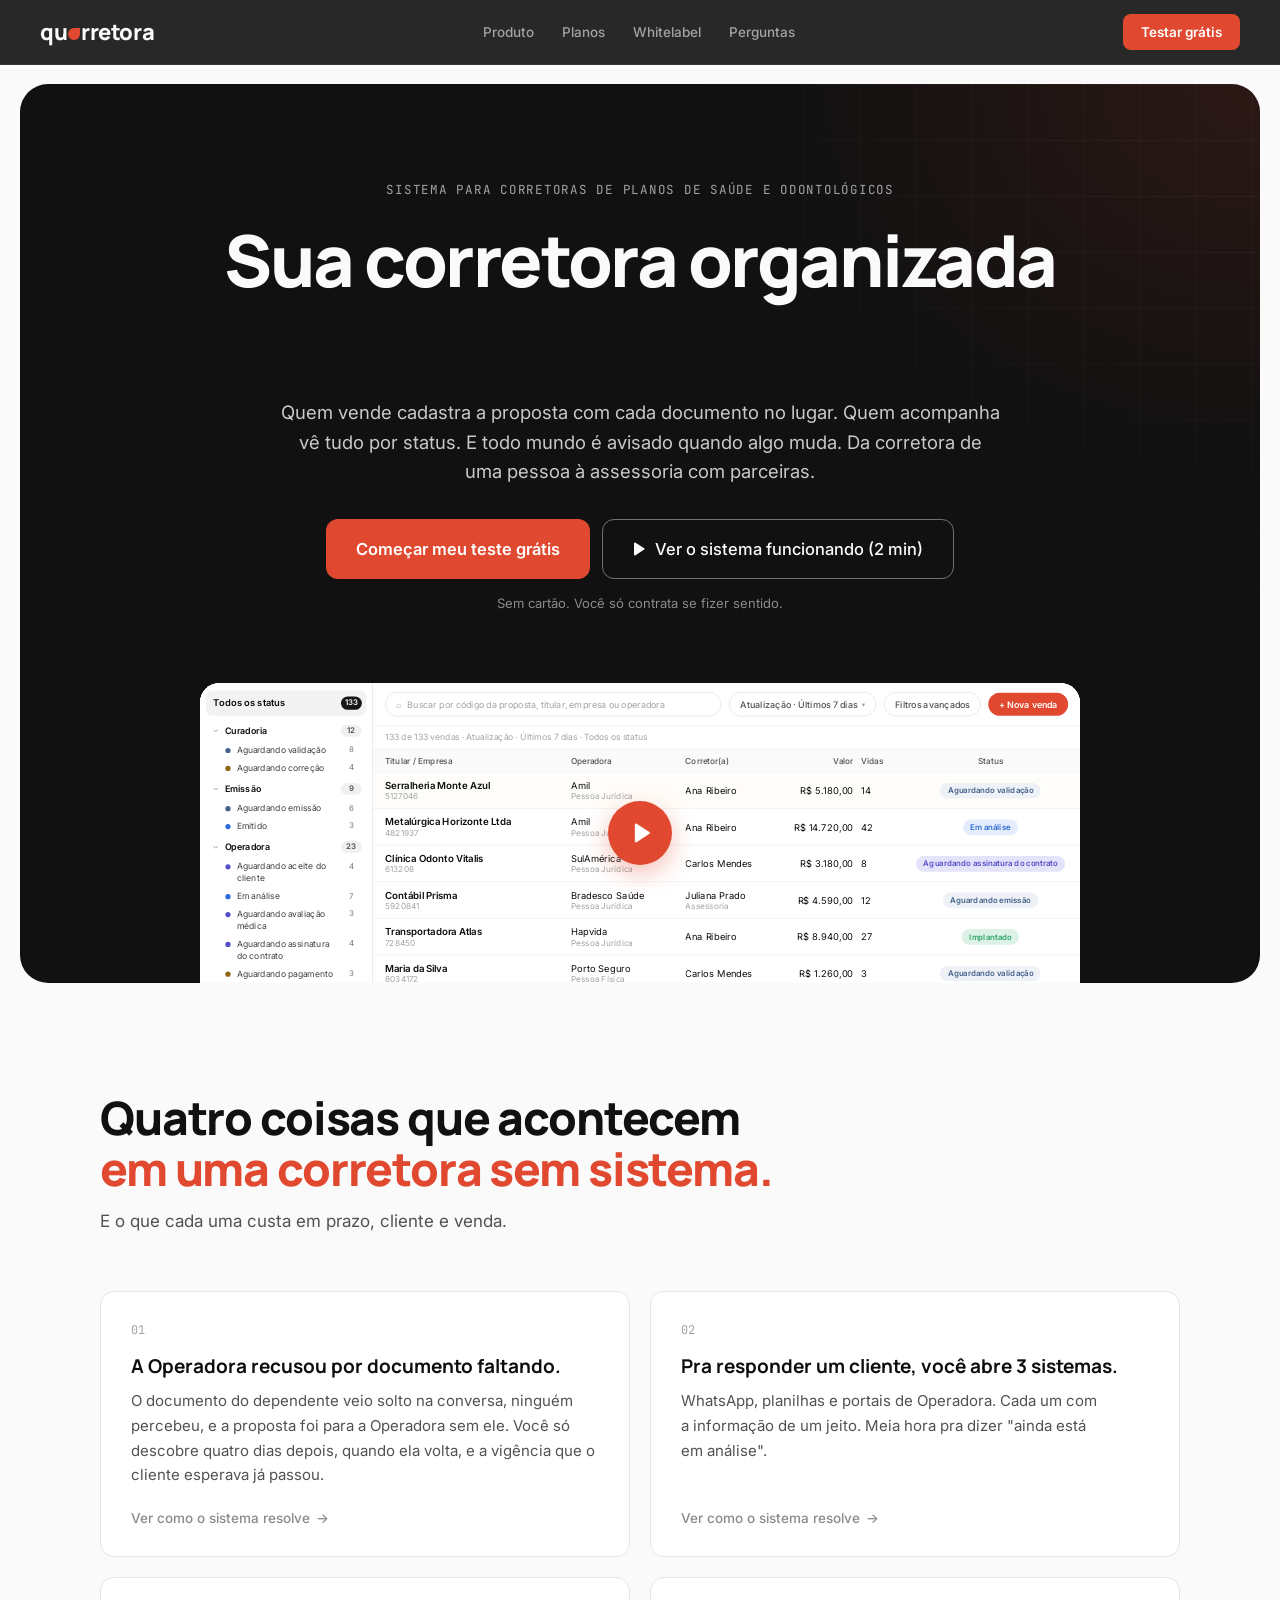
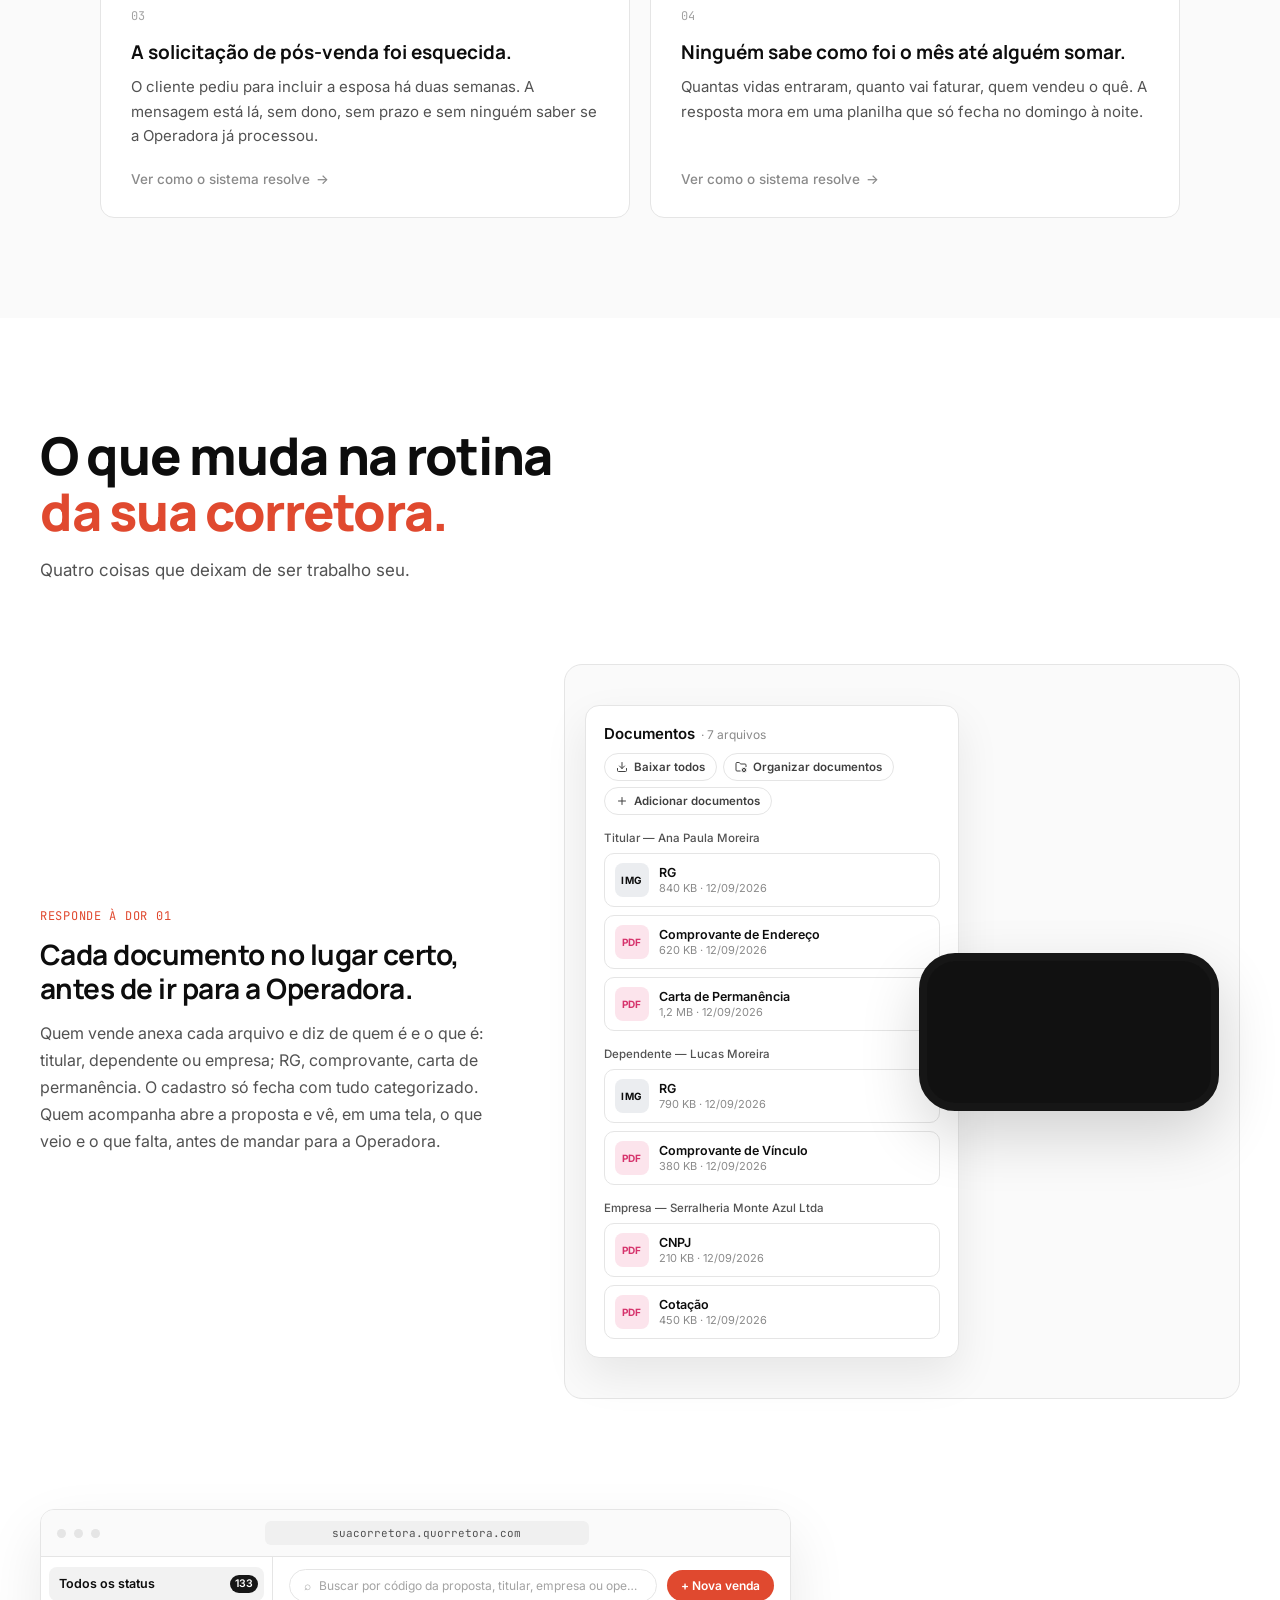
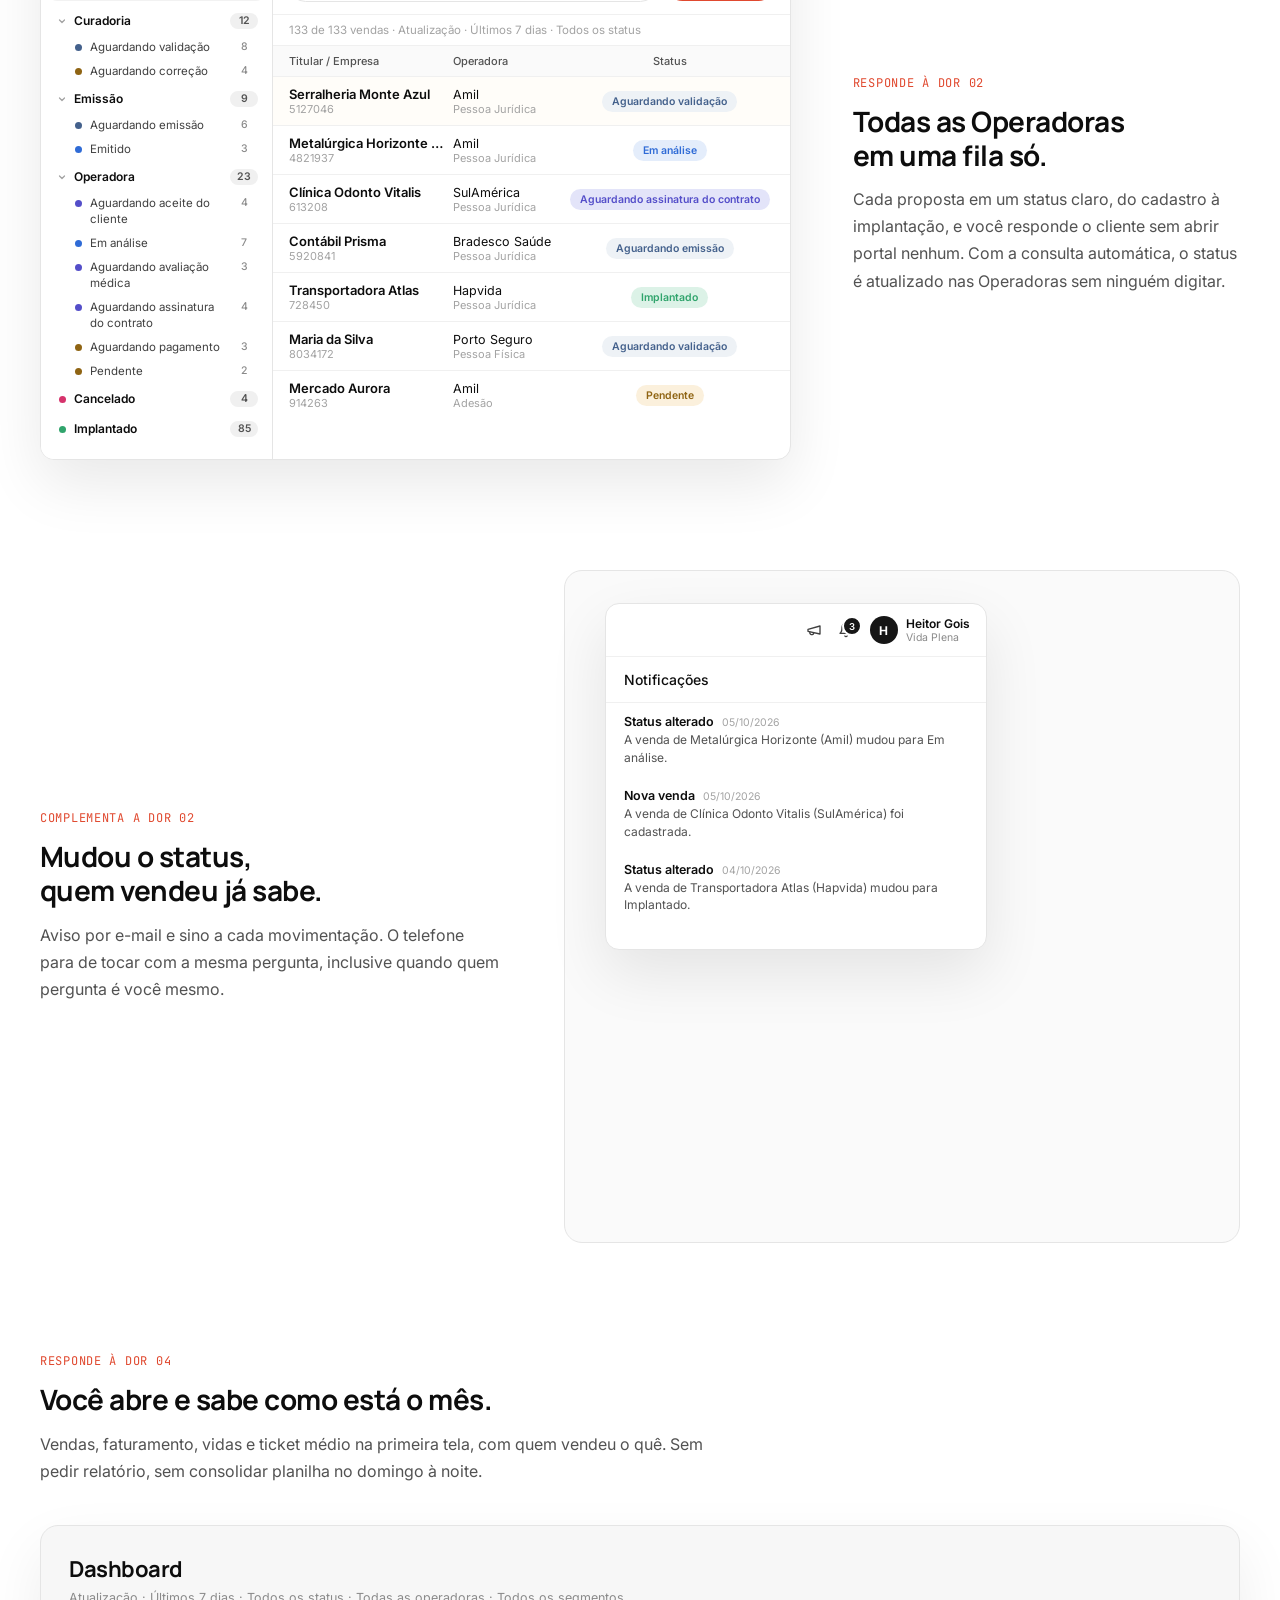
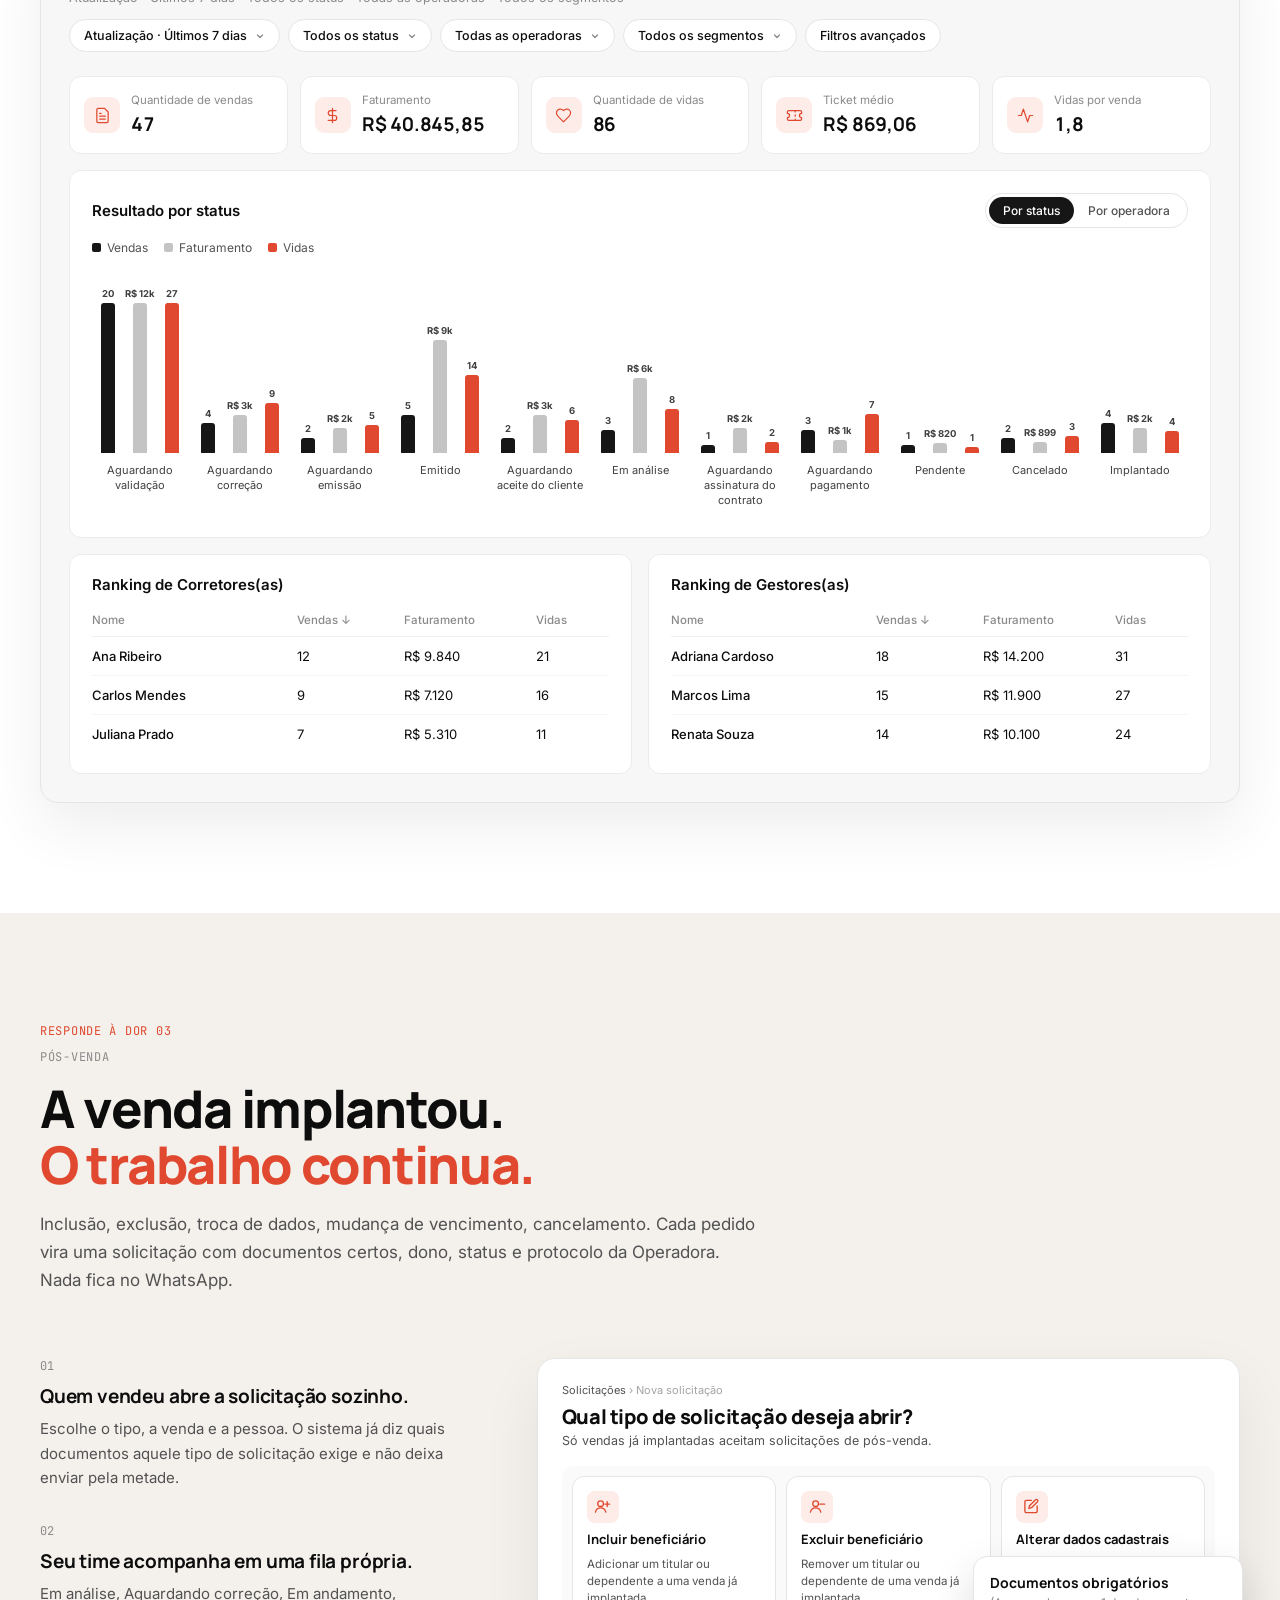
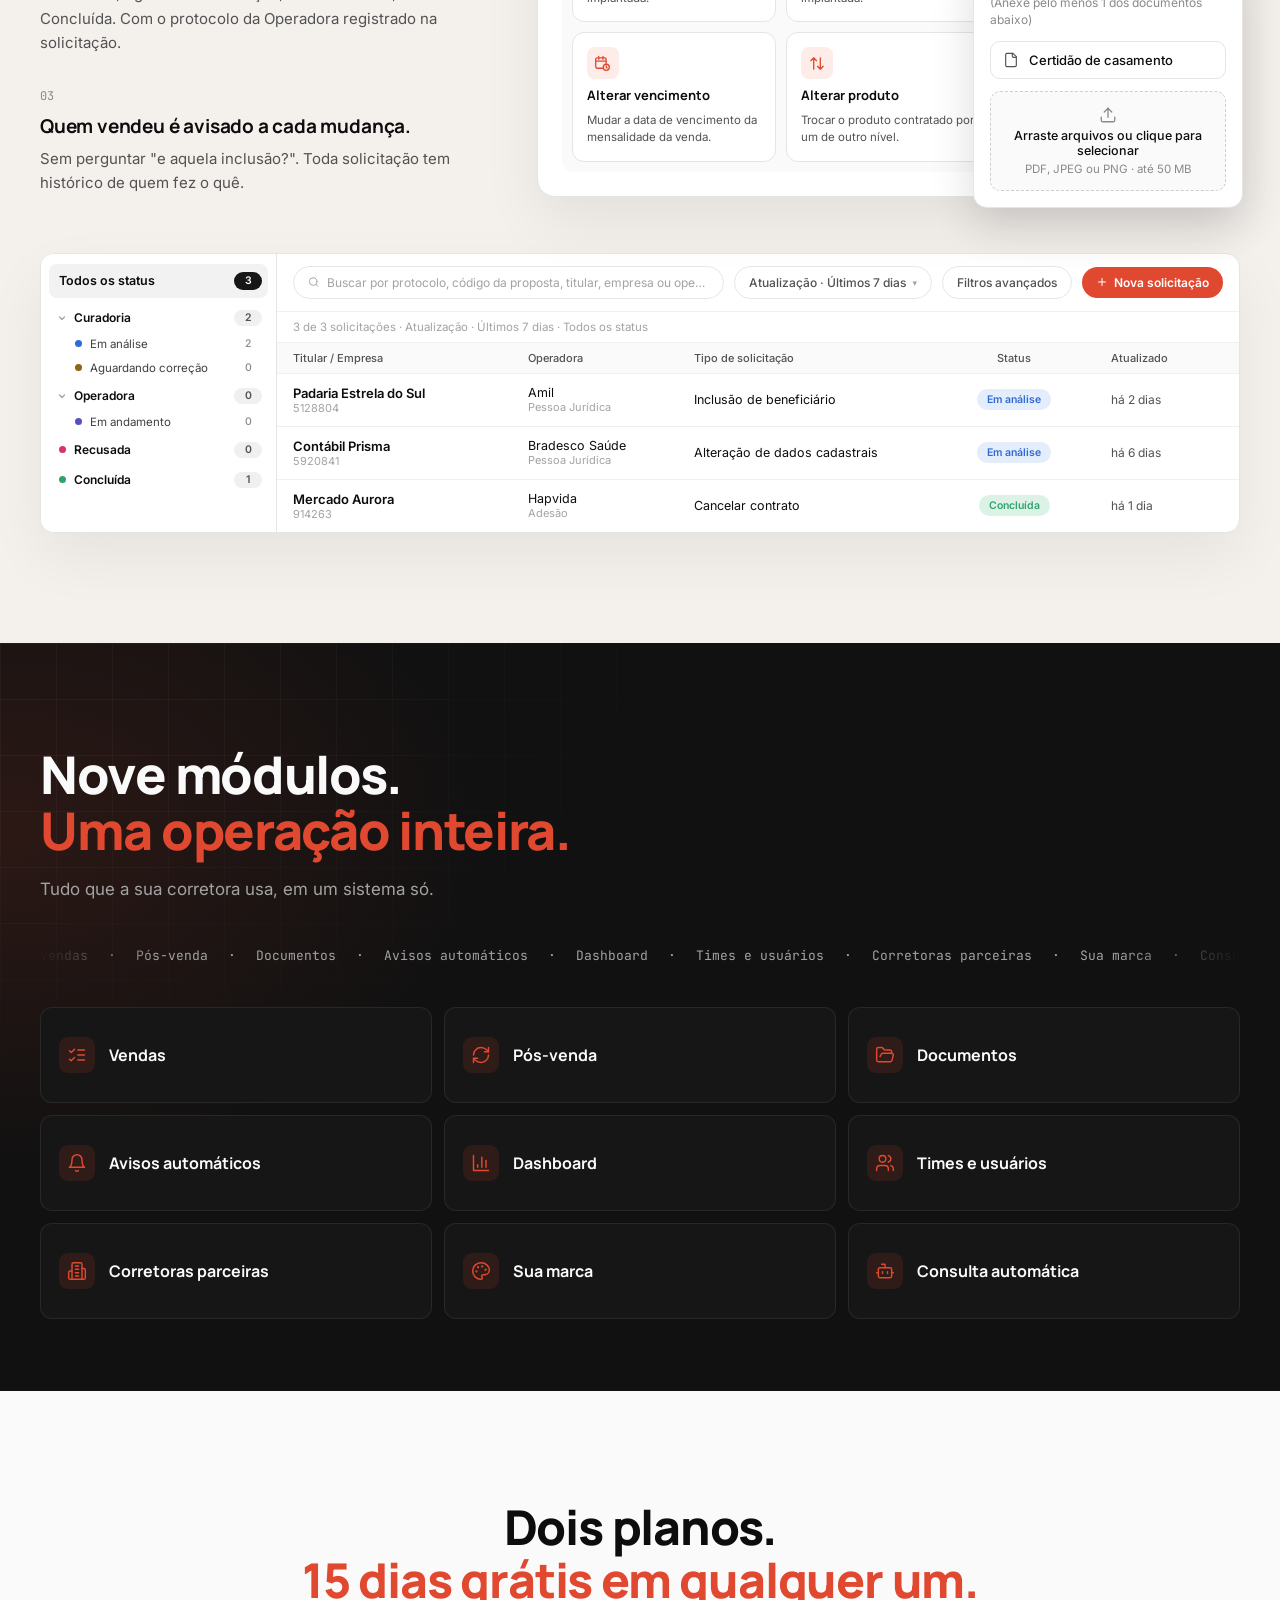
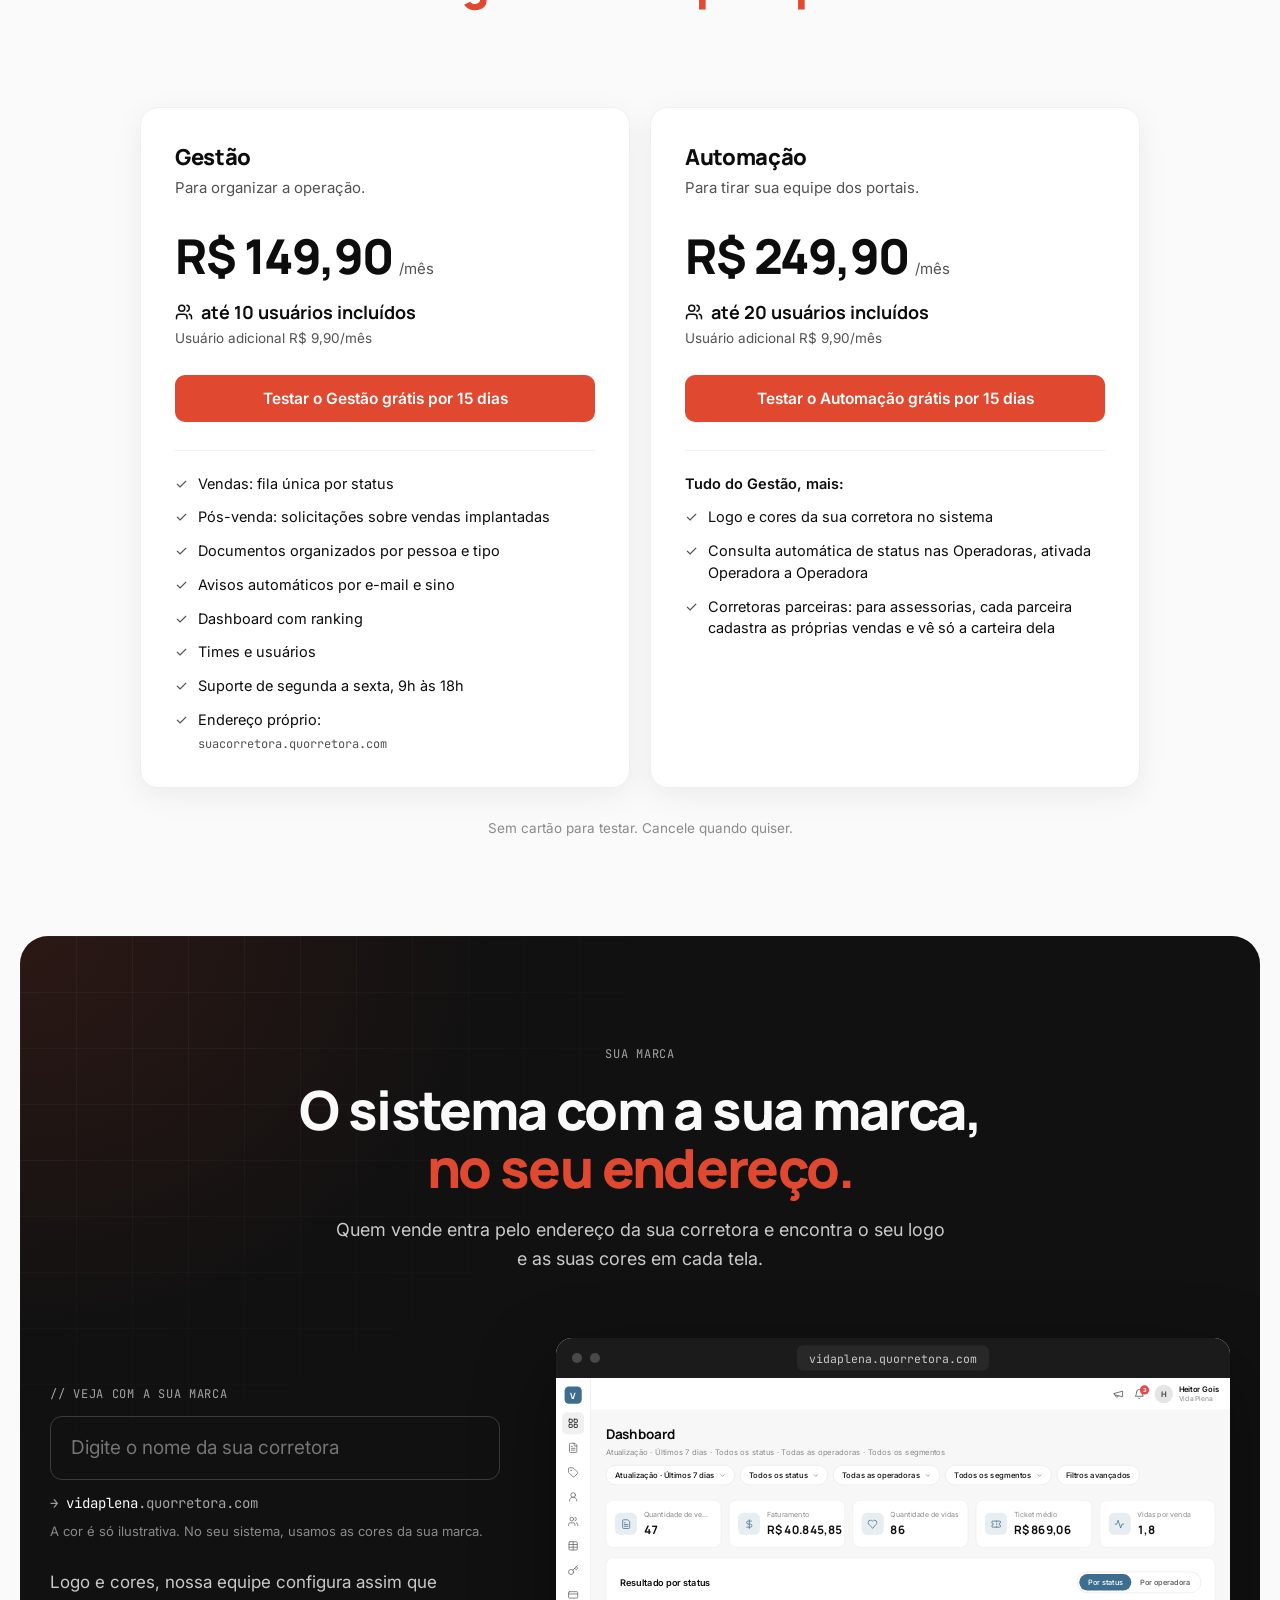
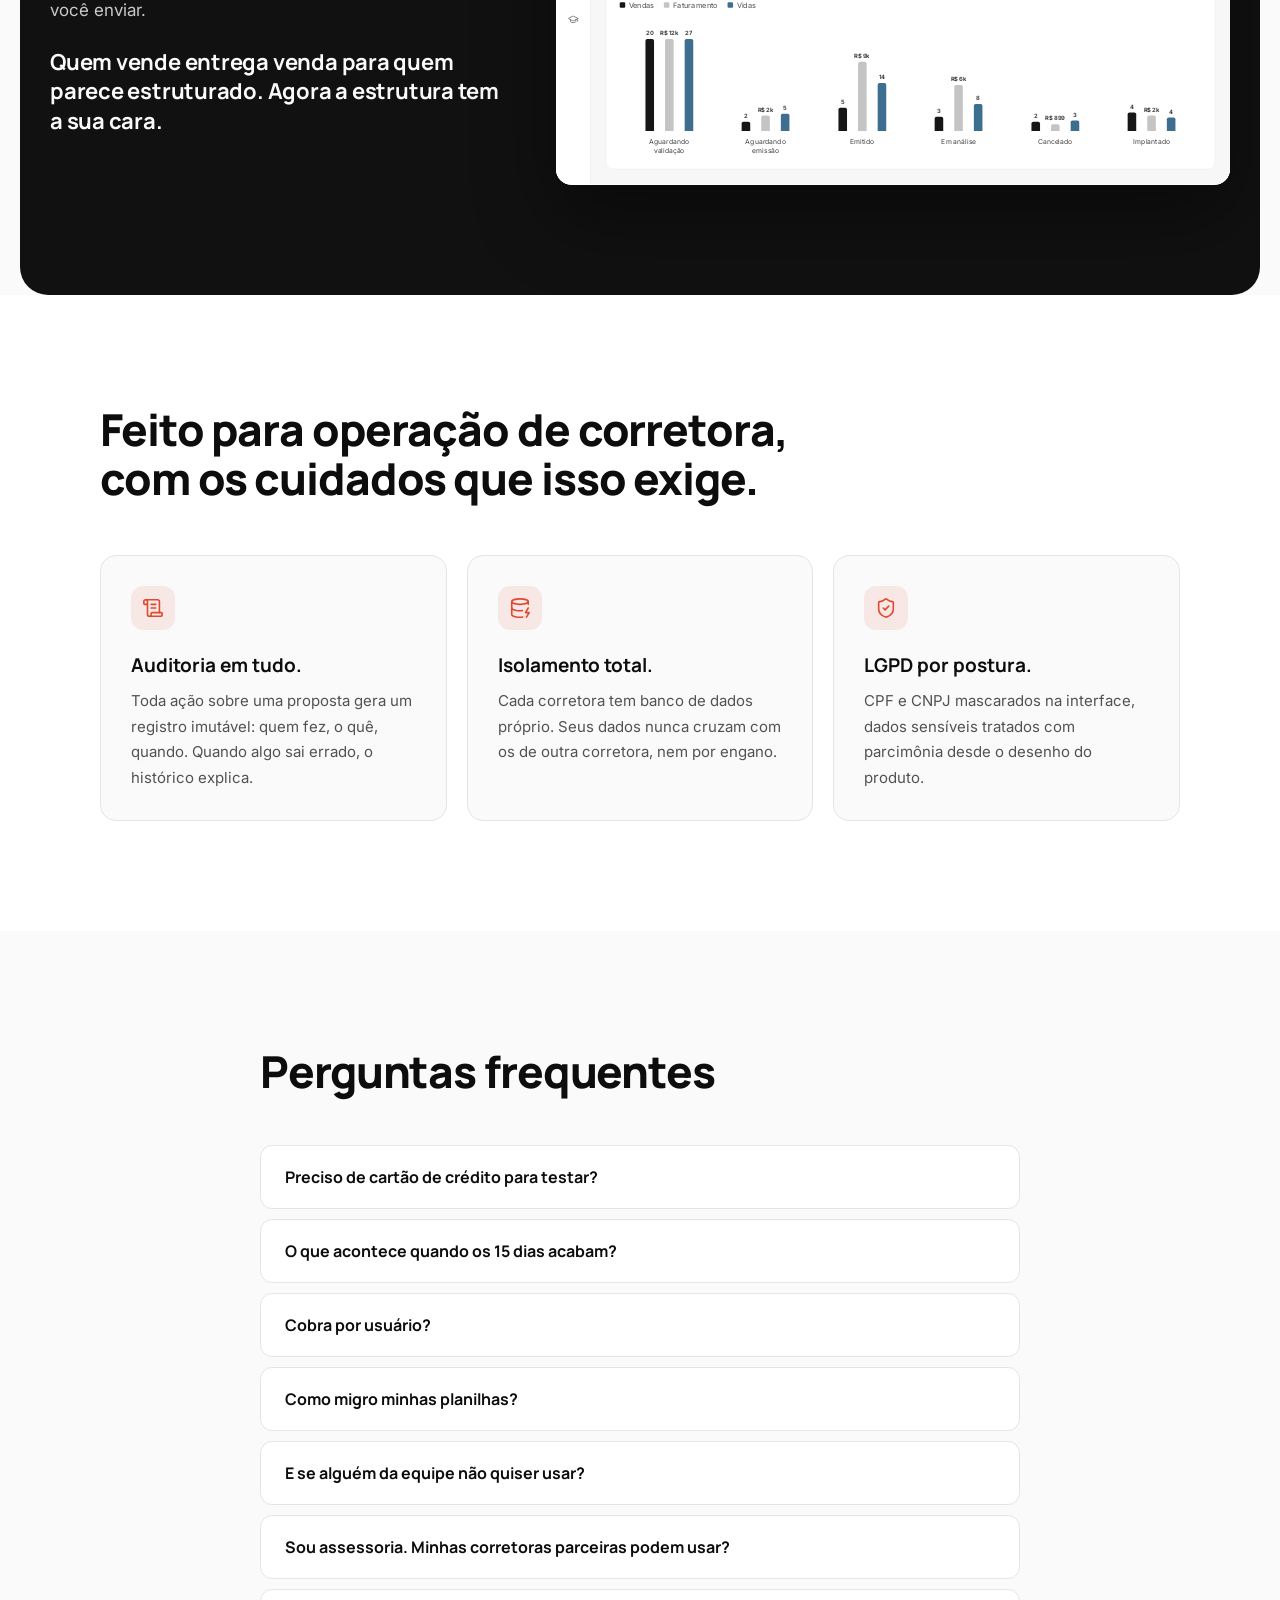
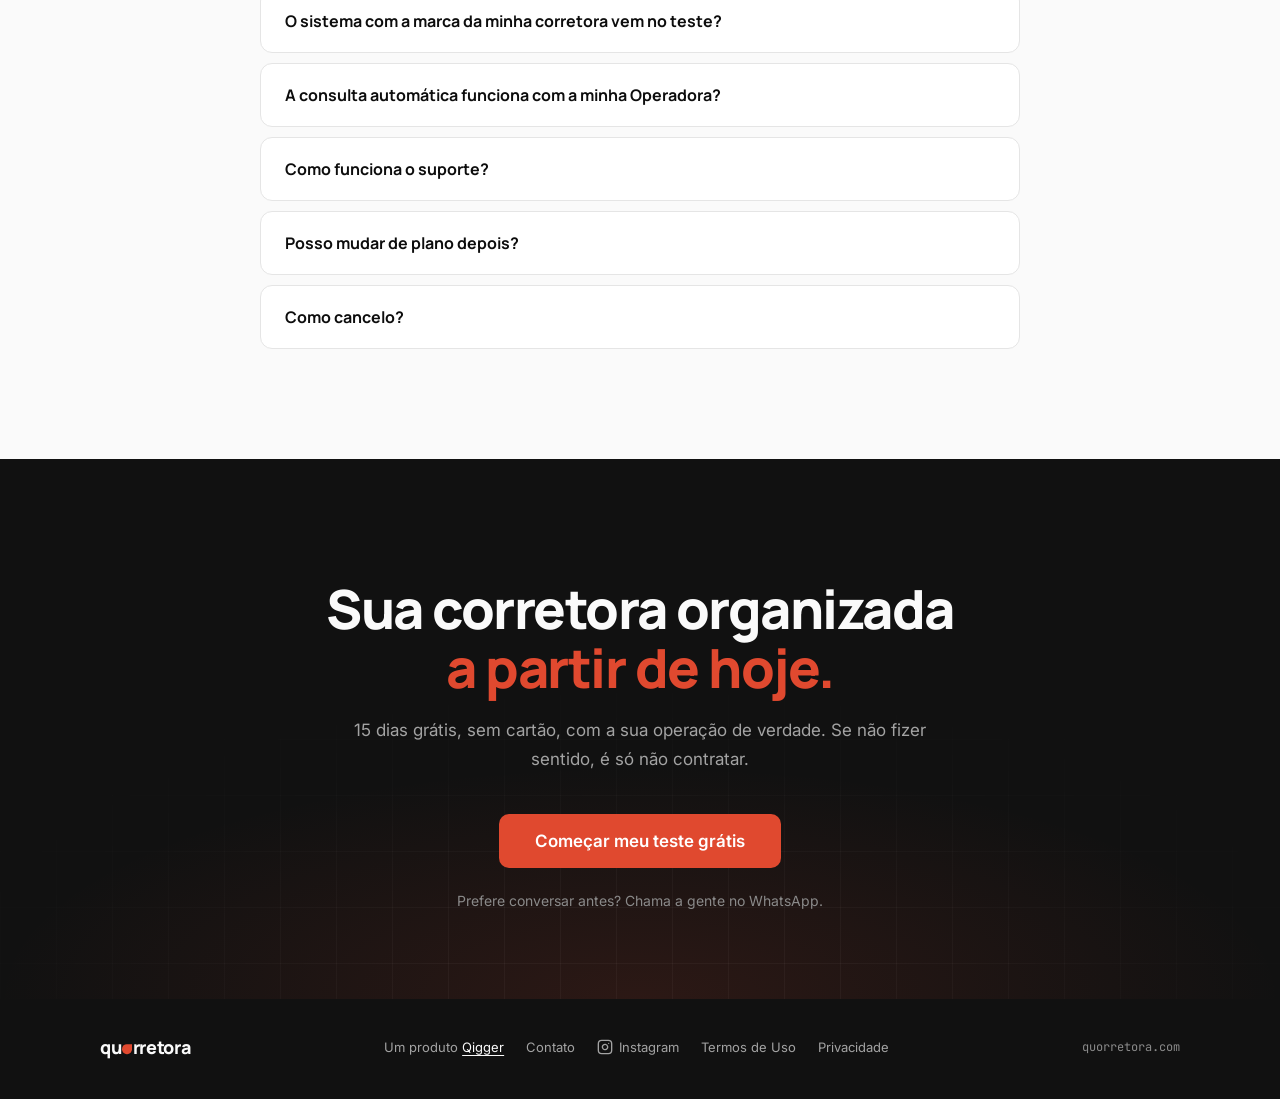
<file: index.html>
<!DOCTYPE html>
<html lang="pt-BR">
<head>
<meta charset="utf-8">
<meta name="viewport" content="width=device-width, initial-scale=1">
<title>Quorretora: sistema e CRM para corretoras de planos de saúde</title>
<meta name="description" content="Organize propostas, documentos, status nas Operadoras e pós-venda da sua corretora de planos de saúde e odontológicos. Teste grátis por 15 dias, sem cartão.">
<meta name="robots" content="index, follow, max-snippet:-1, max-image-preview:large, max-video-preview:-1">
<meta name="theme-color" content="#161616">
<link rel="canonical" href="https://quorretora.com/">
<meta property="og:type" content="website">
<meta property="og:locale" content="pt_BR">
<meta property="og:site_name" content="Quorretora">
<meta property="og:title" content="Quorretora: sua corretora organizada da proposta ao pós-venda">
<meta property="og:description" content="Organize propostas, documentos, status nas Operadoras e pós-venda da sua corretora de planos de saúde e odontológicos. Teste grátis por 15 dias, sem cartão.">
<meta property="og:url" content="https://quorretora.com/">
<meta property="og:image" content="https://quorretora.com/assets/og-image.png">
<meta property="og:image:type" content="image/png">
<meta property="og:image:width" content="1200">
<meta property="og:image:height" content="630">
<meta property="og:image:alt" content="Quorretora: sua corretora organizada da proposta ao pós-venda. Sistema para corretoras de planos de saúde e odontológicos.">
<meta name="twitter:card" content="summary_large_image">
<link rel="icon" type="image/svg+xml" href="favicon.svg">
<link rel="icon" type="image/png" sizes="48x48" href="assets/icons/favicon-48.png">
<link rel="apple-touch-icon" href="apple-touch-icon.png">
<link rel="manifest" href="manifest.json">
<link rel="alternate" type="text/plain" title="Resumo do site para agentes de IA" href="llms.txt">
<script type="application/ld+json">
{
  "@context": "https://schema.org",
  "@graph": [
    {
      "@type": "Organization",
      "@id": "https://quorretora.com/#org",
      "name": "Quorretora",
      "url": "https://quorretora.com/",
      "logo": {
        "@type": "ImageObject",
        "url": "https://quorretora.com/assets/logo-quorretora.png",
        "width": 1512,
        "height": 480
      },
      "description": "Quorretora é um produto da Qigger: sistema para corretoras de planos de saúde e odontológicos.",
      "sameAs": [
        "https://instagram.com/quorretora"
      ],
      "parentOrganization": {
        "@type": "Organization",
        "name": "Qigger",
        "url": "https://qigger.com"
      },
      "areaServed": "BR",
      "contactPoint": [
        {
          "@type": "ContactPoint",
          "contactType": "customer support",
          "telephone": "+55-11-98441-4559",
          "url": "https://wa.me/5511984414559",
          "areaServed": "BR",
          "availableLanguage": "Portuguese",
          "hoursAvailable": {
            "@type": "OpeningHoursSpecification",
            "dayOfWeek": [
              "Monday",
              "Tuesday",
              "Wednesday",
              "Thursday",
              "Friday"
            ],
            "opens": "09:00",
            "closes": "18:00"
          }
        }
      ]
    },
    {
      "@type": "WebSite",
      "@id": "https://quorretora.com/#website",
      "url": "https://quorretora.com/",
      "name": "Quorretora",
      "inLanguage": "pt-BR",
      "publisher": {
        "@id": "https://quorretora.com/#org"
      }
    },
    {
      "@type": "WebPage",
      "@id": "https://quorretora.com/#webpage",
      "url": "https://quorretora.com/",
      "name": "Quorretora: sistema e CRM para corretoras de planos de saúde",
      "description": "Organize propostas, documentos, status nas Operadoras e pós-venda da sua corretora de planos de saúde e odontológicos. Teste grátis por 15 dias, sem cartão.",
      "inLanguage": "pt-BR",
      "isPartOf": {
        "@id": "https://quorretora.com/#website"
      },
      "about": {
        "@id": "https://quorretora.com/#app"
      },
      "primaryImageOfPage": {
        "@type": "ImageObject",
        "url": "https://quorretora.com/assets/og-image.png",
        "width": 1200,
        "height": 630
      },
      "dateModified": "2026-10-05"
    },
    {
      "@type": "SoftwareApplication",
      "@id": "https://quorretora.com/#app",
      "name": "Quorretora",
      "url": "https://quorretora.com/",
      "applicationCategory": "BusinessApplication",
      "applicationSubCategory": "CRM para corretoras de planos de saúde",
      "operatingSystem": "Web",
      "inLanguage": "pt-BR",
      "description": "Sistema para corretoras de planos de saúde e odontológicos, da corretora de uma pessoa à assessoria com corretoras parceiras. Organiza as propostas com os documentos categorizados por pessoa, acompanha o status em todas as Operadoras em uma fila só, avisa quem vendeu a cada mudança e cuida do pós-venda.",
      "featureList": [
        "Fila única de propostas por status, do cadastro à implantação",
        "Documentos categorizados por pessoa e tipo, com download em ZIP",
        "Avisos automáticos por e-mail e sino a cada mudança de status",
        "Dashboard com vendas, faturamento, vidas, ticket médio e ranking",
        "Pós-venda: inclusão, exclusão, alterações e cancelamento sobre vendas implantadas",
        "Times e usuários com visibilidade por escopo",
        "Corretoras parceiras para assessorias",
        "Sistema com o logo, as cores e o endereço da corretora",
        "Consulta automática de status nos portais das Operadoras"
      ],
      "audience": {
        "@type": "BusinessAudience",
        "name": "Corretores, corretoras e assessorias de planos de saúde e odontológicos"
      },
      "screenshot": "https://quorretora.com/assets/video-thumb.jpg",
      "image": "https://quorretora.com/assets/og-image.png",
      "video": {
        "@id": "https://quorretora.com/#video"
      },
      "offers": [
        {
          "@type": "Offer",
          "name": "Teste grátis",
          "price": "0",
          "priceCurrency": "BRL",
          "url": "https://quorretora.com/?teste=1",
          "description": "15 dias grátis em qualquer plano, sem cartão de crédito.",
          "eligibleDuration": {
            "@type": "QuantitativeValue",
            "value": 15,
            "unitCode": "DAY"
          }
        },
        {
          "@type": "Offer",
          "name": "Gestão",
          "price": "149.90",
          "priceCurrency": "BRL",
          "url": "https://quorretora.com/#precos",
          "availability": "https://schema.org/InStock",
          "priceSpecification": {
            "@type": "UnitPriceSpecification",
            "price": "149.90",
            "priceCurrency": "BRL",
            "referenceQuantity": {
              "@type": "QuantitativeValue",
              "value": 1,
              "unitCode": "MON"
            }
          },
          "description": "Até 10 usuários incluídos. Usuário adicional R$ 9,90/mês. Para organizar a operação."
        },
        {
          "@type": "Offer",
          "name": "Automação",
          "price": "249.90",
          "priceCurrency": "BRL",
          "url": "https://quorretora.com/#precos",
          "availability": "https://schema.org/InStock",
          "priceSpecification": {
            "@type": "UnitPriceSpecification",
            "price": "249.90",
            "priceCurrency": "BRL",
            "referenceQuantity": {
              "@type": "QuantitativeValue",
              "value": 1,
              "unitCode": "MON"
            }
          },
          "description": "Até 20 usuários incluídos. Usuário adicional R$ 9,90/mês. Tudo do Gestão, mais logo e cores da corretora, consulta automática de status nas Operadoras e corretoras parceiras."
        }
      ],
      "publisher": {
        "@id": "https://quorretora.com/#org"
      }
    },
    {
      "@type": "VideoObject",
      "@id": "https://quorretora.com/#video",
      "name": "Quorretora: o sistema funcionando",
      "description": "Demonstração do Quorretora, sistema para corretoras de planos de saúde e odontológicos, em funcionamento.",
      "thumbnailUrl": "https://quorretora.com/assets/video-thumb.jpg",
      "uploadDate": "2026-10-05T09:00:00-03:00",
      "duration": "PT2M26S",
      "contentUrl": "https://quorretora.com/assets/quorretora-explicativo-1080-web.mp4",
      "inLanguage": "pt-BR",
      "publisher": {
        "@id": "https://quorretora.com/#org"
      }
    },
    {
      "@type": "FAQPage",
      "@id": "https://quorretora.com/#faq",
      "mainEntity": [
        {
          "@type": "Question",
          "name": "Preciso de cartão de crédito para testar?",
          "acceptedAnswer": {
            "@type": "Answer",
            "text": "Não. Você cadastra a corretora, recebe o acesso por e-mail e usa por 15 dias. Se quiser continuar, é só clicar em Contratar dentro do sistema e falar com o nosso time."
          }
        },
        {
          "@type": "Question",
          "name": "O que acontece quando os 15 dias acabam?",
          "acceptedAnswer": {
            "@type": "Answer",
            "text": "O acesso é pausado e seus dados ficam guardados por 30 dias. Se contratar nesse período, você continua de onde parou."
          }
        },
        {
          "@type": "Question",
          "name": "Cobra por usuário?",
          "acceptedAnswer": {
            "@type": "Answer",
            "text": "Cada plano inclui uma quantidade de usuários (10 no Gestão, 20 no Automação). Acima disso, cada usuário adicional custa R$ 9,90 por mês. Conta todo usuário que teve acesso no mês, inclusive corretores e usuários de parceiras."
          }
        },
        {
          "@type": "Question",
          "name": "Como migro minhas planilhas?",
          "acceptedAnswer": {
            "@type": "Answer",
            "text": "Você pode cadastrar as propostas direto no sistema ou pedir ajuda: nosso time faz o cadastro dos usuários e a migração da sua planilha, sem custo. É só chamar no WhatsApp que a gente começa."
          }
        },
        {
          "@type": "Question",
          "name": "E se alguém da equipe não quiser usar?",
          "acceptedAnswer": {
            "@type": "Answer",
            "text": "Você cadastra e regulariza por ela. A autoria fica registrada e ela continua sendo avisada a cada status."
          }
        },
        {
          "@type": "Question",
          "name": "Sou assessoria. Minhas corretoras parceiras podem usar?",
          "acceptedAnswer": {
            "@type": "Answer",
            "text": "Sim, no plano Automação. Cada parceira ganha acesso para cadastrar e acompanhar as próprias propostas. Ela enxerga só a carteira dela, e você enxerga tudo em uma fila só, sem receber venda por WhatsApp."
          }
        },
        {
          "@type": "Question",
          "name": "O sistema com a marca da minha corretora vem no teste?",
          "acceptedAnswer": {
            "@type": "Answer",
            "text": "O endereço próprio (suacorretora.quorretora.com) já vem no teste. Logo e cores da sua corretora fazem parte do Automação: na contratação, nossa equipe configura assim que você enviar."
          }
        },
        {
          "@type": "Question",
          "name": "A consulta automática funciona com a minha Operadora?",
          "acceptedAnswer": {
            "@type": "Answer",
            "text": "A consulta automática de status é ativada Operadora a Operadora, priorizada pela carteira dos clientes ativos. Na contratação, a gente confirma a cobertura da sua carteira."
          }
        },
        {
          "@type": "Question",
          "name": "Como funciona o suporte?",
          "acceptedAnswer": {
            "@type": "Answer",
            "text": "Feito pelo time do Quorretora, de segunda a sexta, das 9h às 18h. Dentro do sistema, o administrador tem um botão de suporte que abre direto a conversa com o nosso time."
          }
        },
        {
          "@type": "Question",
          "name": "Posso mudar de plano depois?",
          "acceptedAnswer": {
            "@type": "Answer",
            "text": "Sim, é só entrar em contato com o nosso suporte dentro do sistema. Ao mudar para o Automação, as funcionalidades novas são liberadas assim que a troca é feita, sem cobrança extra no mês. O novo valor começa na próxima fatura. Ao voltar para o Gestão, você continua com o Automação até o fim do período já pago."
          }
        },
        {
          "@type": "Question",
          "name": "Como cancelo?",
          "acceptedAnswer": {
            "@type": "Answer",
            "text": "É só falar com o nosso suporte. Seu acesso continua até o fim do período já pago, sem multa."
          }
        }
      ]
    }
  ]
}
</script>
<link rel="preconnect" href="https://fonts.googleapis.com">
<link rel="preconnect" href="https://fonts.gstatic.com" crossorigin>
<link href="https://fonts.googleapis.com/css2?family=Manrope:wght@600;700;800&family=Inter:wght@400;500;600&family=JetBrains+Mono:wght@400;500&display=swap" rel="stylesheet">
<link rel="stylesheet" href="assets/css/site.css">
<link rel="stylesheet" href="assets/css/mocks.css">
<link rel="stylesheet" href="assets/css/trial.css">
<script>document.documentElement.classList.add('js')</script>
<script type="module" src="assets/js/main.js"></script>
</head>
<body>

<header style="position:fixed;top:0;left:0;right:0;z-index:60;background:rgba(22,22,22,.92);backdrop-filter:blur(10px);border-bottom:1px solid rgba(255,255,255,.07)">
  <div style="max-width:1200px;margin:0 auto;padding:0 20px;height:64px;display:flex;align-items:center;justify-content:space-between;gap:16px">
    <a class="hv-light" href="#top" style="display:flex;align-items:baseline;font-family:Manrope,sans-serif;font-weight:800;font-size:22px;letter-spacing:-0.02em">qu<span style="display:inline-block;width:.56em;height:.56em;background:#E0492F;border-radius:48% 0 48% 48%;margin:0 .04em;transform:translateY(.01em);animation:cellmorph 1.6s cubic-bezier(.6,.05,.2,1) both"><span class="visually-hidden">o</span></span>rretora</a>
    <nav id="site-nav" style="display:flex;gap:28px;font-size:13.5px;font-weight:500">
      <a class="hv-muted" href="#produto">Produto</a>
      <a class="hv-muted" href="#precos">Planos</a>
      <a class="hv-muted" href="#sua-marca">Whitelabel</a>
      <a class="hv-muted" href="#faq">Perguntas</a>
    </nav>
    <div style="display:flex;align-items:center;gap:18px">
      <button type="button" class="btn-cta-sm" data-open-trial style="color:#fff;border:none;cursor:pointer;font-size:13.5px;font-weight:600;padding:10px 18px;border-radius:8px;white-space:nowrap;transition:background .15s ease,transform .15s ease">Testar grátis</button>
      <button type="button" id="menu-btn" data-menu-open aria-expanded="false" aria-controls="mobile-menu" aria-label="Abrir menu" style="display:none;width:40px;height:40px;align-items:center;justify-content:center;background:none;border:1px solid rgba(255,255,255,.16);border-radius:8px;color:#FAFAFA;cursor:pointer;padding:0"><svg width="18" height="14" viewBox="0 0 18 14" aria-hidden="true"><path d="M1 1h16M1 7h16M1 13h16" stroke="currentColor" stroke-width="1.6" stroke-linecap="round"></path></svg></button>
    </div>
  </div>
</header>

<div id="mobile-menu" role="dialog" aria-modal="true" aria-label="Menu" hidden style="position:fixed;inset:0;z-index:90;background:#111111;color:#FAFAFA;display:flex;flex-direction:column;padding:0 20px 32px;overflow-y:auto">
  <div style="height:64px;display:flex;align-items:center;justify-content:space-between;flex:none">
    <span style="display:flex;align-items:baseline;font-family:Manrope,sans-serif;font-weight:800;font-size:22px;letter-spacing:-0.02em">qu<span style="display:inline-block;width:.56em;height:.56em;background:#E0492F;border-radius:48% 0 48% 48%;margin:0 .04em;transform:translateY(.01em)"><span class="visually-hidden">o</span></span>rretora</span>
    <button type="button" data-menu-close aria-label="Fechar menu" style="width:40px;height:40px;background:none;border:1px solid rgba(255,255,255,.16);border-radius:8px;color:#FAFAFA;font-size:22px;line-height:1;cursor:pointer;padding:0">×</button>
  </div>
  <nav style="display:flex;flex-direction:column;gap:24px;margin:44px 0 40px">
    <a class="hv-light" href="#produto" data-menu-close style="font-family:Manrope,sans-serif;font-weight:700;font-size:24px">Produto</a>
    <a class="hv-light" href="#precos" data-menu-close style="font-family:Manrope,sans-serif;font-weight:700;font-size:24px">Planos</a>
    <a class="hv-light" href="#sua-marca" data-menu-close style="font-family:Manrope,sans-serif;font-weight:700;font-size:24px">Whitelabel</a>
    <a class="hv-light" href="#faq" data-menu-close style="font-family:Manrope,sans-serif;font-weight:700;font-size:24px">Perguntas</a>
  </nav>
  <button type="button" data-open-trial style="margin-top:auto;background:#E0492F;color:#fff;border:none;cursor:pointer;font-size:16px;font-weight:600;padding:16px 20px;border-radius:10px">Testar grátis</button>
</div>

<main>
<div id="top" style="padding-top:84px">
<section id="hero-panel" style="position:relative;margin:0 20px;border-radius:28px;background:#111111;color:#FAFAFA;padding:96px 24px 0;overflow:hidden">
  <div aria-hidden="true" data-nosnippet style="position:absolute;inset:0;border-radius:28px;overflow:hidden;pointer-events:none">
    <div style="position:absolute;inset:0;background-image:linear-gradient(rgba(255,255,255,.04) 1px, transparent 1px),linear-gradient(90deg, rgba(255,255,255,.04) 1px, transparent 1px);background-size:56px 56px;mask-image:radial-gradient(ellipse 80% 85% at 100% 0%, #000 20%, transparent 75%);-webkit-mask-image:radial-gradient(ellipse 80% 85% at 100% 0%, #000 20%, transparent 75%)"></div>
    <div style="position:absolute;inset:0;background:radial-gradient(ellipse 55% 60% at 100% 0%, rgba(224,73,47,.13), transparent 70%)"></div>
  </div>
  <div id="hero-grid" style="position:relative;max-width:1180px;margin:0 auto;text-align:center;display:flex;flex-direction:column;align-items:center">
    <p class="hero-eyebrow" data-rv="a">Sistema para corretoras de planos de saúde e odontológicos</p>
    <h1 id="hero-h1" data-rv="a" style="font-family:Manrope,sans-serif;font-weight:800;font-size:clamp(40px,5.6vw,72px);line-height:1.06;letter-spacing:-0.035em;color:#FAFAFA;margin:0;hyphens:none;width:100%"><span style="display:block;text-wrap:balance">Sua corretora organizada</span> <span id="kin-line" style="display:grid;justify-items:center;white-space:nowrap;hyphens:none"><span id="kin-sizer" aria-hidden="true" data-text="do cadastro à implantação." style="grid-area:1/1;visibility:hidden"></span><span style="grid-area:1/1"><span id="kin-word" class="kin-word">da proposta ao pós-venda.</span></span></span></h1>
    <p data-rv="a" style="font-family:Inter,system-ui,sans-serif;font-size:clamp(16px,1.45vw,19px);line-height:1.6;color:#C9C9C9;max-width:720px;margin:24px auto 32px;text-wrap:pretty">Quem vende cadastra a proposta com cada documento no lugar. Quem acompanha vê tudo por status. E todo mundo é avisado quando algo muda. Da corretora de uma pessoa à assessoria com parceiras.</p>
    <div id="hero-ctas" data-rv="360" style="display:flex;justify-content:center;gap:12px;flex-wrap:wrap">
      <button class="btn-cta-lg" type="button" data-open-trial style="height:60px;box-sizing:border-box;border-radius:12px;font-weight:600;font-size:16.5px;padding:0 30px;display:flex;align-items:center;justify-content:center;gap:10px;cursor:pointer;white-space:nowrap;color:#fff;border:none;transition:background .15s ease,transform .15s ease">Começar meu teste grátis</button>
      <button class="btn-ghost" type="button" data-open-video style="height:60px;box-sizing:border-box;border-radius:12px;font-weight:600;font-size:16.5px;padding:0 30px;display:flex;align-items:center;justify-content:center;gap:10px;cursor:pointer;white-space:nowrap;color:#FAFAFA;font-weight:500;transition:border-color .15s ease,background .15s ease"><svg width="12" height="14" viewBox="0 0 12 14" aria-hidden="true"><path d="M1 1.2v11.6c0 .6.7 1 1.2.6l9-5.8c.5-.3.5-1 0-1.3l-9-5.8C1.7.2 1 .6 1 1.2z" fill="currentColor"></path></svg><span>Ver o sistema funcionando (2 min)</span></button>
    </div>
    <p data-rv="440" style="font-size:13px;color:#8A8A8A;margin:16px 0 0">Sem cartão. Você só contrata se fizer sentido.</p>
    <div id="hero-win-clip" style="width:100%;max-width:880px;margin-top:72px;height:300px;overflow:hidden"><div id="hero-win-wrap" data-rv="160" style="position:relative">
      <div id="hero-player" style="position:relative;border-radius:20px 20px 0 0;overflow:hidden;background:#FFFFFF;box-shadow:0 30px 80px rgba(0,0,0,.45);text-align:left">
        <div style="position:relative;aspect-ratio:16/9;background:#FFFFFF;overflow:hidden">
          <div aria-hidden="true" data-nosnippet style="position:absolute;inset:0;overflow:hidden;background:#FFFFFF">
            <div id="poster-scale" style="position:absolute;left:0;top:0;width:1180px;transform:scale(.746);transform-origin:top left">
<div id="poster-fila" style="position:relative;width:1180px;height:664px;overflow:hidden;background:#FFFFFF;color:#0D0D0D;text-align:left"></div>
            </div>
          </div>
          <video id="hero-video" class="hero-video" data-open-video aria-label="Fila de propostas do Quorretora com status por Operadora" title="Fila de propostas do Quorretora com status por Operadora" preload="metadata" muted playsinline></video>
            <button type="button" class="hero-play" data-open-video aria-label="Assistir ao vídeo do sistema com som"><span class="hv-grow" style="width:64px;height:64px;border-radius:50%;background:#E0492F;box-shadow:0 8px 24px rgba(224,73,47,.35);color:#fff;display:flex;align-items:center;justify-content:center;transition:transform .15s ease"><svg width="18" height="20" viewBox="0 0 12 14" aria-hidden="true" style="margin-left:3px"><path d="M1 1.2v11.6c0 .6.7 1 1.2.6l9-5.8c.5-.3.5-1 0-1.3l-9-5.8C1.7.2 1 .6 1 1.2z" fill="currentColor"></path></svg></span></button>
        </div>
      </div>
    </div></div>
  </div>
</section>
</div>

<div id="video-modal" role="dialog" aria-modal="true" aria-label="Vídeo do sistema" hidden style="position:fixed;inset:0;z-index:90;background:rgba(13,13,13,.85);backdrop-filter:blur(8px);-webkit-backdrop-filter:blur(8px);display:flex;align-items:center;justify-content:center;padding:24px min(24px, max(0px, calc(100vw - 767px)))">
  <div style="position:relative;width:100%;max-width:1100px">
    <button type="button" data-close-video aria-label="Fechar vídeo" style="position:absolute;right:0;top:-52px;width:40px;height:40px;border-radius:50%;border:1px solid rgba(255,255,255,.2);background:rgba(255,255,255,.06);color:#FAFAFA;font-size:22px;line-height:1;cursor:pointer;display:flex;align-items:center;justify-content:center">×</button>
    <video id="modal-video" aria-label="Quorretora: o sistema funcionando" controls playsinline preload="none" style="width:100%;display:block;border-radius:12px;background:#000;aspect-ratio:16/9"></video>
  </div>
</div>

<section id="dor" style="padding:110px 24px 100px;background:#FAFAFA">
  <div style="max-width:1080px;margin:0 auto">
    <h2 data-rv="a" style="font-family:Manrope,sans-serif;font-weight:800;font-size:clamp(32px,4vw,46px);letter-spacing:-0.025em;line-height:1.1;margin:0 0 14px;max-width:860px;color:#111111">Quatro coisas que acontecem <span style="display:block;color:#E0492F;text-wrap:balance">em uma corretora sem sistema.</span></h2>
    <p data-rv="a" style="font-size:17px;color:#525252;margin:0 0 56px;max-width:640px;line-height:1.6">E o que cada uma custa em prazo, cliente e venda.</p>
    <div id="dor-grid" data-seen="dor" style="display:grid;grid-template-columns:repeat(2,minmax(0,1fr));gap:20px">
      <div class="card-lift" data-rv="a" style="background:#fff;border-radius:14px;padding:30px;display:flex;flex-direction:column;transition:transform .15s ease,border-color .15s ease">
        <div class="dor-num">01</div>
        <h3 style="font-family:Manrope,sans-serif;font-weight:700;font-size:19px;line-height:1.3;margin:0 0 10px;text-wrap:balance">A Operadora recusou por documento faltando.</h3>
        <p style="font-size:15px;line-height:1.65;color:#525252;margin:0 0 22px;text-wrap:pretty">O documento do dependente veio solto na conversa, ninguém percebeu, e a proposta foi para a Operadora sem ele. Você só descobre quatro dias depois, quando ela volta, e a vigência que o cliente esperava já passou.</p>
        <a class="link-solve" href="#muda-documentos" style="margin-top:auto;align-self:flex-start;display:flex;align-items:center;gap:6px;font-size:13.5px;font-weight:500;text-decoration:none;transition:color .15s ease">Ver como o sistema resolve <span aria-hidden="true">→</span></a>
      </div>
      <div class="card-lift" data-rv="a" style="background:#fff;border-radius:14px;padding:30px;display:flex;flex-direction:column;transition:transform .15s ease,border-color .15s ease">
        <div class="dor-num">02</div>
        <h3 style="font-family:Manrope,sans-serif;font-weight:700;font-size:19px;line-height:1.3;margin:0 0 10px;text-wrap:balance">Pra responder um cliente, você abre 3 sistemas.</h3>
        <p style="font-size:15px;line-height:1.65;color:#525252;margin:0 0 22px;text-wrap:pretty">WhatsApp, planilhas e portais de Operadora. Cada um com a informação de um jeito. Meia hora pra dizer "ainda está em análise".</p>
        <a class="link-solve" href="#muda-fila" style="margin-top:auto;align-self:flex-start;display:flex;align-items:center;gap:6px;font-size:13.5px;font-weight:500;text-decoration:none;transition:color .15s ease">Ver como o sistema resolve <span aria-hidden="true">→</span></a>
      </div>
      <div class="card-lift" data-rv="a" style="background:#fff;border-radius:14px;padding:30px;display:flex;flex-direction:column;transition:transform .15s ease,border-color .15s ease">
        <div class="dor-num">03</div>
        <h3 style="font-family:Manrope,sans-serif;font-weight:700;font-size:19px;line-height:1.3;margin:0 0 10px;text-wrap:balance">A solicitação de pós-venda foi esquecida.</h3>
        <p style="font-size:15px;line-height:1.65;color:#525252;margin:0 0 22px;text-wrap:pretty">O cliente pediu para incluir a esposa há duas semanas. A mensagem está lá, sem dono, sem prazo e sem ninguém saber se a Operadora já processou.</p>
        <a class="link-solve" href="#pos-venda" style="margin-top:auto;align-self:flex-start;display:flex;align-items:center;gap:6px;font-size:13.5px;font-weight:500;text-decoration:none;transition:color .15s ease">Ver como o sistema resolve <span aria-hidden="true">→</span></a>
      </div>
      <div class="card-lift" data-rv="a" style="background:#fff;border-radius:14px;padding:30px;display:flex;flex-direction:column;transition:transform .15s ease,border-color .15s ease">
        <div class="dor-num">04</div>
        <h3 style="font-family:Manrope,sans-serif;font-weight:700;font-size:19px;line-height:1.3;margin:0 0 10px;text-wrap:balance">Ninguém sabe como foi o mês até alguém somar.</h3>
        <p style="font-size:15px;line-height:1.65;color:#525252;margin:0 0 22px;text-wrap:pretty">Quantas vidas entraram, quanto vai faturar, quem vendeu o quê. A resposta mora em uma planilha que só fecha no domingo à noite.</p>
        <a class="link-solve" href="#muda-dashboard" style="margin-top:auto;align-self:flex-start;display:flex;align-items:center;gap:6px;font-size:13.5px;font-weight:500;text-decoration:none;transition:color .15s ease">Ver como o sistema resolve <span aria-hidden="true">→</span></a>
      </div>
    </div>
  </div>
</section>

<section id="produto" style="padding:110px 24px;background:#fff">
  <div style="max-width:1200px;margin:0 auto">
    <h2 data-rv="a" style="font-family:Manrope,sans-serif;font-weight:800;font-size:clamp(30px,4.4vw,52px);letter-spacing:-0.025em;line-height:1.08;margin:0 0 16px">O que muda na rotina <span style="display:block;color:#E0492F">da sua corretora.</span></h2>
    <p data-rv="a" style="font-size:17px;line-height:1.65;color:#525252;max-width:640px;margin:0 0 80px">Quatro coisas que deixam de ser trabalho seu.</p>
    <div style="display:flex;flex-direction:column;gap:110px">

      <div id="muda-documentos" data-zz data-rv="0" style="display:grid;grid-template-columns:minmax(0,.85fr) minmax(0,1.25fr);gap:64px;align-items:center;scroll-margin-top:96px">
        <div>
          <div style="font-family:'JetBrains Mono',monospace;font-size:12px;letter-spacing:.06em;color:#E0492F;margin-bottom:14px">RESPONDE À DOR 01</div>
          <h3 style="font-family:Manrope,sans-serif;font-weight:700;font-size:clamp(22px,2.4vw,28px);letter-spacing:-0.018em;line-height:1.2;margin:0 0 14px;text-wrap:balance">Cada documento no lugar certo, antes de ir para a Operadora.</h3>
          <p style="font-size:16px;line-height:1.7;color:#525252;margin:0">Quem vende anexa cada arquivo e diz de quem é e o que é: titular, dependente ou empresa; RG, comprovante, carta de permanência. O cadastro só fecha com tudo categorizado. Quem acompanha abre a proposta e vê, em uma tela, o que veio e o que falta, antes de mandar para a Operadora.</p>
        </div>
        <div aria-hidden="true" data-nosnippet style="background:#FAFAFA;border:1px solid #E5E5E5;border-radius:18px;padding:40px 20px;display:flex;justify-content:center">
          <div id="doc-stage" style="position:relative;display:flex;align-items:center;justify-content:center;gap:0;width:100%">
            <div id="doc-screen" class="doc-screen">
              <div class="doc-head">
                <div class="doc-title"><span>Documentos</span><span class="doc-total">· 7 arquivos</span></div>
                <div class="doc-actions">
                  <span class="doc-btn"><svg width="12" height="12" viewBox="0 0 24 24" fill="none" stroke="currentColor" stroke-width="2" stroke-linecap="round" stroke-linejoin="round" aria-hidden="true"><path d="M21 15v4a2 2 0 0 1-2 2H5a2 2 0 0 1-2-2v-4"></path><path d="m7 10 5 5 5-5"></path><path d="M12 15V3"></path></svg>Baixar todos</span>
                  <span class="doc-btn"><svg width="12" height="12" viewBox="0 0 24 24" fill="none" stroke="currentColor" stroke-width="2" stroke-linecap="round" stroke-linejoin="round" aria-hidden="true"><path d="M10.3 20H4a2 2 0 0 1-2-2V5a2 2 0 0 1 2-2h3.9a2 2 0 0 1 1.69.9l.81 1.2a2 2 0 0 0 1.67.9H20a2 2 0 0 1 2 2v3.3"></path><circle cx="18" cy="18" r="3"></circle><path d="m21.7 19.4-.9-.3"></path><path d="m15.2 16.9-.9-.3"></path><path d="m16.6 21.7.3-.9"></path><path d="m19.1 15.2.3-.9"></path><path d="m19.6 21.7-.4-1"></path><path d="m16.8 15.3-.4-1"></path><path d="m14.3 19.6 1-.4"></path><path d="m20.7 16.8 1-.4"></path></svg>Organizar documentos</span>
                  <span class="doc-btn"><svg width="12" height="12" viewBox="0 0 24 24" fill="none" stroke="currentColor" stroke-width="2" stroke-linecap="round" stroke-linejoin="round" aria-hidden="true"><path d="M5 12h14"></path><path d="M12 5v14"></path></svg>Adicionar documentos</span>
                </div>
              </div>
              <div class="doc-group">
                <div class="doc-group-title">Titular — Ana Paula Moreira</div>
                <div class="doc-grid">
                  <div class="doc-file"><span class="doc-type">IMG</span><div class="doc-info"><div class="doc-name">RG</div><div class="doc-meta">840 KB · 12/09/2026</div></div></div>
                  <div class="doc-file"><span class="doc-type doc-type--pdf">PDF</span><div class="doc-info"><div class="doc-name">Comprovante de Endereço</div><div class="doc-meta">620 KB · 12/09/2026</div></div></div>
                  <div class="doc-file"><span class="doc-type doc-type--pdf">PDF</span><div class="doc-info"><div class="doc-name">Carta de Permanência</div><div class="doc-meta">1,2 MB · 12/09/2026</div></div></div>
                </div>
              </div>
              <div class="doc-group">
                <div class="doc-group-title">Dependente — Lucas Moreira</div>
                <div class="doc-grid">
                  <div class="doc-file"><span class="doc-type">IMG</span><div class="doc-info"><div class="doc-name">RG</div><div class="doc-meta">790 KB · 12/09/2026</div></div></div>
                  <div class="doc-file"><span class="doc-type doc-type--pdf">PDF</span><div class="doc-info"><div class="doc-name">Comprovante de Vínculo</div><div class="doc-meta">380 KB · 12/09/2026</div></div></div>
                </div>
              </div>
              <div class="doc-group">
                <div class="doc-group-title">Empresa — Serralheria Monte Azul Ltda</div>
                <div class="doc-grid">
                  <div class="doc-file"><span class="doc-type doc-type--pdf">PDF</span><div class="doc-info"><div class="doc-name">CNPJ</div><div class="doc-meta">210 KB · 12/09/2026</div></div></div>
                  <div class="doc-file"><span class="doc-type doc-type--pdf">PDF</span><div class="doc-info"><div class="doc-name">Cotação</div><div class="doc-meta">450 KB · 12/09/2026</div></div></div>
                </div>
              </div>
            </div>
            <div id="doc-phone" style="position:relative;z-index:1;width:300px;max-width:100%;box-sizing:border-box;border:8px solid #161616;border-radius:36px;background:#161616;overflow:hidden;box-shadow:0 24px 60px rgba(0,0,0,.16);flex:none">
              <video src="assets/gravacao_comprimida.mp4" muted loop playsinline preload="metadata" id="cadastro-video" style="width:100%;display:block;border-radius:28px;background:#111"></video>
            </div>
          </div>
        </div>
      </div>

      <div id="muda-fila" data-zz data-rv="0" style="display:grid;grid-template-columns:minmax(0,1.45fr) minmax(0,.75fr);gap:64px;align-items:center;scroll-margin-top:96px">
        <div>
          <div style="font-family:'JetBrains Mono',monospace;font-size:12px;letter-spacing:.06em;color:#E0492F;margin-bottom:14px">RESPONDE À DOR 02</div>
          <h3 style="font-family:Manrope,sans-serif;font-weight:700;font-size:clamp(22px,2.4vw,28px);letter-spacing:-0.018em;line-height:1.2;margin:0 0 14px;text-wrap:balance">Todas as Operadoras em uma fila só.</h3>
          <p style="font-size:16px;line-height:1.7;color:#525252;margin:0">Cada proposta em um status claro, do cadastro à implantação, e você responde o cliente sem abrir portal nenhum. Com a consulta automática, o status é atualizado nas Operadoras sem ninguém digitar.</p>
        </div>
        <div id="fila-wrap" aria-hidden="true" data-nosnippet style="order:-1;position:relative;container-type:inline-size;container-name:qfila;min-width:0">
          <div style="position:relative;width:100%;background:#FFFFFF;color:#0D0D0D;border:1px solid #E5E5E5;border-radius:14px;box-shadow:0 24px 60px rgba(0,0,0,.09);overflow:hidden;text-align:left">
            <div style="display:flex;align-items:center;gap:8px;padding:11px 16px;border-bottom:1px solid #E5E5E5;background:#FAFAFA">
              <span style="width:9px;height:9px;border-radius:50%;background:#E5E5E5;flex:none"></span><span style="width:9px;height:9px;border-radius:50%;background:#E5E5E5;flex:none"></span><span style="width:9px;height:9px;border-radius:50%;background:#E5E5E5;flex:none"></span>
              <span style="flex:1;max-width:300px;margin:0 auto;transform:translateX(-14px);background:#F0F0F0;border-radius:6px;padding:5px 12px;font-family:'JetBrains Mono',monospace;font-size:11px;color:#525252;text-align:center">suacorretora.quorretora.com</span>
            </div>
            <div id="fila-toast" class="fila-toast"><span style="width:22px;height:22px;border-radius:50%;background:#DCF2E7;display:flex;align-items:center;justify-content:center;flex:none"><svg width="12" height="12" viewBox="0 0 24 24" fill="none" stroke="#30A46C" stroke-width="3" stroke-linecap="round" stroke-linejoin="round"><path d="M20 6 9 17l-5-5"></path></svg></span><span style="display:flex;flex-direction:column;gap:1px"><span style="font-size:12.5px;font-weight:600;color:#0D0D0D">Status atualizado</span><span style="font-size:11.5px;color:#525252">Quem vendeu foi avisado por e-mail</span></span></div>
            <div id="hero-mock" style="display:grid;grid-template-columns:232px 1fr">
              <div id="hero-tree" class="q-tree">
                <div class="q-row q-row--all"><span class="q-label">Todos os status</span><span class="q-count q-count--dark">133</span></div>
                <div class="q-row q-row--group"><span class="q-label"><svg class="q-chevron" viewBox="0 0 10 10" aria-hidden="true"><path d="M2.5 4l2.5 2.5L7.5 4" stroke="currentColor" stroke-width="1.3" fill="none" stroke-linecap="round" stroke-linejoin="round"></path></svg>Curadoria</span><span class="q-count q-count--pill" data-bind="cCur">12</span></div>
                <div class="q-row q-row--sub"><span class="q-label"><span class="q-dot" style="background:#44618C"></span>Aguardando validação</span><span class="q-count" data-bind="cVal">8</span></div>
                <div class="q-row q-row--sub"><span class="q-label"><span class="q-dot" style="background:#8F6413"></span>Aguardando correção</span><span class="q-count">4</span></div>
                <div class="q-row q-row--group"><span class="q-label"><svg class="q-chevron" viewBox="0 0 10 10" aria-hidden="true"><path d="M2.5 4l2.5 2.5L7.5 4" stroke="currentColor" stroke-width="1.3" fill="none" stroke-linecap="round" stroke-linejoin="round"></path></svg>Emissão</span><span class="q-count q-count--pill" data-bind="cEmi">9</span></div>
                <div class="q-row q-row--sub"><span class="q-label"><span class="q-dot" style="background:#44618C"></span>Aguardando emissão</span><span class="q-count" data-bind="cAgEmi">6</span></div>
                <div class="q-row q-row--sub"><span class="q-label"><span class="q-dot" style="background:#2F6BD6"></span>Emitido</span><span class="q-count" data-bind="cEmit">3</span></div>
                <div class="q-row q-row--group"><span class="q-label"><svg class="q-chevron" viewBox="0 0 10 10" aria-hidden="true"><path d="M2.5 4l2.5 2.5L7.5 4" stroke="currentColor" stroke-width="1.3" fill="none" stroke-linecap="round" stroke-linejoin="round"></path></svg>Operadora</span><span class="q-count q-count--pill" data-bind="cOp">23</span></div>
                <div class="q-row q-row--sub"><span class="q-label"><span class="q-dot" style="background:#544EC9"></span>Aguardando aceite do cliente</span><span class="q-count">4</span></div>
                <div class="q-row q-row--sub"><span class="q-label"><span class="q-dot" style="background:#2F6BD6"></span>Em análise</span><span class="q-count" data-bind="cAnl">7</span></div>
                <div class="q-row q-row--sub"><span class="q-label"><span class="q-dot" style="background:#544EC9"></span>Aguardando avaliação médica</span><span class="q-count">3</span></div>
                <div class="q-row q-row--sub"><span class="q-label"><span class="q-dot" style="background:#544EC9"></span>Aguardando assinatura do contrato</span><span class="q-count">4</span></div>
                <div class="q-row q-row--sub"><span class="q-label"><span class="q-dot" style="background:#8F6413"></span>Aguardando pagamento</span><span class="q-count">3</span></div>
                <div class="q-row q-row--sub"><span class="q-label"><span class="q-dot" style="background:#8F6413"></span>Pendente</span><span class="q-count">2</span></div>
                <div class="q-row q-row--group"><span class="q-label"><span class="q-dot" style="background:#D6336C"></span>Cancelado</span><span class="q-count q-count--pill">4</span></div>
                <div class="q-row q-row--group"><span id="fila-impl-label" class="q-label impl-label"><span class="q-dot" style="background:#30A46C"></span>Implantado</span><span id="fila-impl-count" class="q-count q-count--pill impl-count">85</span></div>
              </div>
              <div style="min-width:0;overflow-x:auto">
                <div style="display:flex;gap:10px;align-items:center;padding:12px 16px;border-bottom:1px solid #F0F0F0">
                  <div style="flex:1;display:flex;align-items:center;gap:8px;background:#FFFFFF;border:1px solid #E5E5E5;border-radius:999px;padding:8px 14px;color:#A3A3A3;font-size:12px;min-width:0"><span style="flex:none">⌕</span><span style="white-space:nowrap;overflow:hidden;text-overflow:ellipsis">Buscar por código da proposta, titular, empresa ou operadora</span></div>
                  <span data-mh style="display:flex;align-items:center;gap:6px;border:1px solid #E5E5E5;border-radius:999px;padding:8px 14px;font-size:12px;font-weight:500;color:#525252;white-space:nowrap;flex:none">Atualização · Últimos 7 dias <span style="font-size:9px;color:#A3A3A3">▾</span></span><span data-mh style="border:1px solid #E5E5E5;border-radius:999px;padding:8px 14px;font-size:12px;font-weight:500;color:#525252;white-space:nowrap;flex:none">Filtros avançados</span><span style="background:#E0492F;color:#fff;border-radius:999px;padding:8px 14px;font-size:12px;font-weight:600;white-space:nowrap;flex:none">+ Nova venda</span>
                </div>
                <div style="padding:8px 16px;border-bottom:1px solid #F0F0F0;font-size:11.5px;color:#A3A3A3">133 de 133 vendas · Atualização · Últimos 7 dias · Todos os status</div>
                <div data-hrow style="display:grid;grid-template-columns:2fr 1.2fr 1fr .8fr .5fr 208px;gap:10px;align-items:center;padding:8px 16px;border-bottom:1px solid #F0F0F0;background:#FAFAFA;font-size:11px;font-weight:500;color:#525252"><span>Titular / Empresa</span><span>Operadora</span><span data-mh>Corretor(a)</span><span data-mh style="justify-self:end">Valor</span><span data-mh>Vidas</span><span style="justify-self:center">Status</span></div>
                <div data-hrow style="display:grid;grid-template-columns:2fr 1.2fr 1fr .8fr .5fr 208px;gap:10px;align-items:center;padding:9px 16px;border-bottom:1px solid #F0F0F0;background:#FFFDF9">
                  <div style="min-width:0"><div style="font-weight:600;font-size:13px;white-space:nowrap;overflow:hidden;text-overflow:ellipsis">Serralheria Monte Azul</div><div style="font-size:11px;color:#A3A3A3">5127046</div></div>
                  <div style="min-width:0"><div style="font-size:12.5px;white-space:nowrap;overflow:hidden;text-overflow:ellipsis">Amil</div><div style="font-size:11px;color:#A3A3A3">Pessoa Jurídica</div></div>
                  <div data-mh style="min-width:0;font-size:12.5px;white-space:nowrap;overflow:hidden;text-overflow:ellipsis">Ana Ribeiro</div>
                  <div data-mh style="font-size:12.5px;white-space:nowrap;justify-self:end">R$ 5.180,00</div>
                  <div data-mh style="font-size:12.5px">14</div>
                  <span id="fila-pill" class="status-pill" style="background:#EEF2F6;color:#44618C">Aguardando validação</span>
                </div>
                <div data-hrow style="display:grid;grid-template-columns:2fr 1.2fr 1fr .8fr .5fr 208px;gap:10px;align-items:center;padding:9px 16px;border-bottom:1px solid #F0F0F0">
                  <div style="min-width:0"><div style="font-weight:600;font-size:13px;white-space:nowrap;overflow:hidden;text-overflow:ellipsis">Metalúrgica Horizonte Ltda</div><div style="font-size:11px;color:#A3A3A3">4821937</div></div>
                  <div style="min-width:0"><div style="font-size:12.5px;white-space:nowrap;overflow:hidden;text-overflow:ellipsis">Amil</div><div style="font-size:11px;color:#A3A3A3">Pessoa Jurídica</div></div>
                  <div data-mh style="min-width:0;font-size:12.5px;white-space:nowrap;overflow:hidden;text-overflow:ellipsis">Ana Ribeiro</div>
                  <div data-mh style="font-size:12.5px;white-space:nowrap;justify-self:end">R$ 14.720,00</div>
                  <div data-mh style="font-size:12.5px">42</div>
                  <span style="justify-self:center;font-size:10.5px;font-weight:600;padding:4px 10px;border-radius:999px;background:#E4EDFB;color:#2F6BD6;white-space:nowrap">Em análise</span>
                </div>
                <div data-hrow style="display:grid;grid-template-columns:2fr 1.2fr 1fr .8fr .5fr 208px;gap:10px;align-items:center;padding:9px 16px;border-bottom:1px solid #F0F0F0">
                  <div style="min-width:0"><div style="font-weight:600;font-size:13px;white-space:nowrap;overflow:hidden;text-overflow:ellipsis">Clínica Odonto Vitalis</div><div style="font-size:11px;color:#A3A3A3">613208</div></div>
                  <div style="min-width:0"><div style="font-size:12.5px;white-space:nowrap;overflow:hidden;text-overflow:ellipsis">SulAmérica</div><div style="font-size:11px;color:#A3A3A3">Pessoa Jurídica</div></div>
                  <div data-mh style="min-width:0;font-size:12.5px;white-space:nowrap;overflow:hidden;text-overflow:ellipsis">Carlos Mendes</div>
                  <div data-mh style="font-size:12.5px;white-space:nowrap;justify-self:end">R$ 3.180,00</div>
                  <div data-mh style="font-size:12.5px">8</div>
                  <span style="justify-self:center;font-size:10.5px;font-weight:600;padding:4px 10px;border-radius:999px;background:#E3E4F9;color:#544EC9;white-space:nowrap">Aguardando assinatura do contrato</span>
                </div>
                <div data-hrow style="display:grid;grid-template-columns:2fr 1.2fr 1fr .8fr .5fr 208px;gap:10px;align-items:center;padding:9px 16px;border-bottom:1px solid #F0F0F0">
                  <div style="min-width:0"><div style="font-weight:600;font-size:13px;white-space:nowrap;overflow:hidden;text-overflow:ellipsis">Contábil Prisma</div><div style="font-size:11px;color:#A3A3A3">5920841</div></div>
                  <div style="min-width:0"><div style="font-size:12.5px;white-space:nowrap;overflow:hidden;text-overflow:ellipsis">Bradesco Saúde</div><div style="font-size:11px;color:#A3A3A3">Pessoa Jurídica</div></div>
                  <div data-mh style="min-width:0;font-size:12.5px;white-space:nowrap;overflow:hidden;text-overflow:ellipsis">Juliana Prado<div style="font-size:11px;color:#A3A3A3">Assessoria</div></div>
                  <div data-mh style="font-size:12.5px;white-space:nowrap;justify-self:end">R$ 4.590,00</div>
                  <div data-mh style="font-size:12.5px">12</div>
                  <span style="justify-self:center;font-size:10.5px;font-weight:600;padding:4px 10px;border-radius:999px;background:#EEF2F6;color:#44618C;white-space:nowrap">Aguardando emissão</span>
                </div>
                <div data-hrow style="display:grid;grid-template-columns:2fr 1.2fr 1fr .8fr .5fr 208px;gap:10px;align-items:center;padding:9px 16px;border-bottom:1px solid #F0F0F0">
                  <div style="min-width:0"><div style="font-weight:600;font-size:13px;white-space:nowrap;overflow:hidden;text-overflow:ellipsis">Transportadora Atlas</div><div style="font-size:11px;color:#A3A3A3">728450</div></div>
                  <div style="min-width:0"><div style="font-size:12.5px;white-space:nowrap;overflow:hidden;text-overflow:ellipsis">Hapvida</div><div style="font-size:11px;color:#A3A3A3">Pessoa Jurídica</div></div>
                  <div data-mh style="min-width:0;font-size:12.5px;white-space:nowrap;overflow:hidden;text-overflow:ellipsis">Ana Ribeiro</div>
                  <div data-mh style="font-size:12.5px;white-space:nowrap;justify-self:end">R$ 8.940,00</div>
                  <div data-mh style="font-size:12.5px">27</div>
                  <span style="justify-self:center;font-size:10.5px;font-weight:600;padding:4px 10px;border-radius:999px;background:#DCF2E7;color:#30A46C;white-space:nowrap">Implantado</span>
                </div>
                <div data-hrow style="display:grid;grid-template-columns:2fr 1.2fr 1fr .8fr .5fr 208px;gap:10px;align-items:center;padding:9px 16px;border-bottom:1px solid #F0F0F0">
                  <div style="min-width:0"><div style="font-weight:600;font-size:13px;white-space:nowrap;overflow:hidden;text-overflow:ellipsis">Maria da Silva</div><div style="font-size:11px;color:#A3A3A3">8034172</div></div>
                  <div style="min-width:0"><div style="font-size:12.5px;white-space:nowrap;overflow:hidden;text-overflow:ellipsis">Porto Seguro</div><div style="font-size:11px;color:#A3A3A3">Pessoa Física</div></div>
                  <div data-mh style="min-width:0;font-size:12.5px;white-space:nowrap;overflow:hidden;text-overflow:ellipsis">Carlos Mendes</div>
                  <div data-mh style="font-size:12.5px;white-space:nowrap;justify-self:end">R$ 1.260,00</div>
                  <div data-mh style="font-size:12.5px">3</div>
                  <span style="justify-self:center;font-size:10.5px;font-weight:600;padding:4px 10px;border-radius:999px;background:#EEF2F6;color:#44618C;white-space:nowrap">Aguardando validação</span>
                </div>
                <div data-hrow style="display:grid;grid-template-columns:2fr 1.2fr 1fr .8fr .5fr 208px;gap:10px;align-items:center;padding:9px 16px">
                  <div style="min-width:0"><div style="font-weight:600;font-size:13px;white-space:nowrap;overflow:hidden;text-overflow:ellipsis">Mercado Aurora</div><div style="font-size:11px;color:#A3A3A3">914263</div></div>
                  <div style="min-width:0"><div style="font-size:12.5px;white-space:nowrap;overflow:hidden;text-overflow:ellipsis">Amil</div><div style="font-size:11px;color:#A3A3A3">Adesão</div></div>
                  <div data-mh style="min-width:0;font-size:12.5px;white-space:nowrap;overflow:hidden;text-overflow:ellipsis">Juliana Prado<div style="font-size:11px;color:#A3A3A3">Assessoria</div></div>
                  <div data-mh style="font-size:12.5px;white-space:nowrap;justify-self:end">R$ 2.150,00</div>
                  <div data-mh style="font-size:12.5px">6</div>
                  <span style="justify-self:center;font-size:10.5px;font-weight:600;padding:4px 10px;border-radius:999px;background:#FBF0DC;color:#8F6413;white-space:nowrap">Pendente</span>
                </div>
              </div>
            </div>
          </div>
        </div>
      </div>

      <div id="muda-avisos" data-zz data-rv="0" style="display:grid;grid-template-columns:minmax(0,.85fr) minmax(0,1.25fr);gap:64px;align-items:center;scroll-margin-top:96px">
        <div>
          <div style="font-family:'JetBrains Mono',monospace;font-size:12px;letter-spacing:.06em;color:#E0492F;margin-bottom:14px">COMPLEMENTA A DOR 02</div>
          <h3 style="font-family:Manrope,sans-serif;font-weight:700;font-size:clamp(22px,2.4vw,28px);letter-spacing:-0.018em;line-height:1.2;margin:0 0 14px;text-wrap:balance">Mudou o status, quem vendeu já sabe.</h3>
          <p style="font-size:16px;line-height:1.7;color:#525252;margin:0">Aviso por e-mail e sino a cada movimentação. O telefone para de tocar com a mesma pergunta, inclusive quando quem pergunta é você mesmo.</p>
        </div>
        <div class="notif-stage" data-seen="notif" aria-hidden="true" data-nosnippet>
          <div class="notif-panel">
            <div class="notif-topbar">
              <svg width="16" height="16" viewBox="0 0 24 24" fill="none" stroke="currentColor" stroke-width="2" stroke-linecap="round" stroke-linejoin="round" aria-hidden="true"><path d="m3 11 18-5v12L3 14v-3z"></path><path d="M11.6 16.8a3 3 0 1 1-5.8-1.6"></path></svg>
              <span class="notif-bell"><svg width="16" height="16" viewBox="0 0 24 24" fill="none" stroke="currentColor" stroke-width="2" stroke-linecap="round" stroke-linejoin="round" aria-hidden="true"><path d="M6 8a6 6 0 0 1 12 0c0 7 3 9 3 9H3s3-2 3-9"></path><path d="M10.3 21a1.94 1.94 0 0 0 3.4 0"></path></svg><span class="notif-badge" data-bind="bellCount">0</span></span>
              <span class="notif-user"><span class="notif-avatar">H</span><span class="notif-user-text"><span class="notif-user-name">Heitor Gois</span><span class="notif-user-org">Vida Plena</span></span></span>
            </div>
            <div class="notif-dropdown-title">Notificações</div>
                <div class="notif-item">
                  <div class="notif-item-head"><span class="notif-item-title">Status alterado</span><span class="notif-item-date">05/10/2026</span></div>
                  <div class="notif-item-text">A venda de Metalúrgica Horizonte (Amil) mudou para Em análise.</div>
                </div>
                <div class="notif-item">
                  <div class="notif-item-head"><span class="notif-item-title">Nova venda</span><span class="notif-item-date">05/10/2026</span></div>
                  <div class="notif-item-text">A venda de Clínica Odonto Vitalis (SulAmérica) foi cadastrada.</div>
                </div>
                <div class="notif-item">
                  <div class="notif-item-head"><span class="notif-item-title">Status alterado</span><span class="notif-item-date">04/10/2026</span></div>
                  <div class="notif-item-text">A venda de Transportadora Atlas (Hapvida) mudou para Implantado.</div>
                </div>
          </div>
          <div class="notif-mail">
            <div class="mail-logo">qu<span class="mail-cell"><span class="visually-hidden">o</span></span>rretora</div>
            <div class="mail-body">
              <div class="mail-title">Status alterado</div>
              <p class="mail-text">A venda de Metalúrgica Horizonte (Amil · 42 vidas) mudou para Em análise.</p>
              <p class="mail-from">Notificação de Vida Plena via Quorretora.</p>
              <span class="mail-btn">Ver a venda</span>
            </div>
            <div class="mail-footer">E-mail automático via <u>Quorretora</u> — não responda.</div>
          </div>
        </div>
      </div>

      <div id="muda-dashboard" data-rv="0" style="display:flex;flex-direction:column;gap:40px;scroll-margin-top:96px">
        <div style="max-width:680px">
          <div style="font-family:'JetBrains Mono',monospace;font-size:12px;letter-spacing:.06em;color:#E0492F;margin-bottom:14px">RESPONDE À DOR 04</div>
          <h3 style="font-family:Manrope,sans-serif;font-weight:700;font-size:clamp(22px,2.4vw,28px);letter-spacing:-0.018em;line-height:1.2;margin:0 0 14px">Você abre e sabe como está o mês.</h3>
          <p style="font-size:16px;line-height:1.7;color:#525252;margin:0">Vendas, faturamento, vidas e ticket médio na primeira tela, com quem vendeu o quê. Sem pedir relatório, sem consolidar planilha no domingo à noite.</p>
        </div>
        <div id="dash-mock" data-seen="dash" aria-hidden="true" data-nosnippet style="background:#F7F7F7;border:1px solid #E5E5E5;border-radius:18px;padding:28px;min-width:0;box-shadow:0 24px 60px rgba(0,0,0,.07);color:#0D0D0D">
          <div style="display:flex;flex-wrap:wrap;align-items:flex-start;justify-content:space-between;gap:14px 20px">
            <div style="min-width:0">
              <div style="font-family:Manrope,sans-serif;font-weight:700;font-size:22px;letter-spacing:-0.02em;margin-bottom:6px">Dashboard</div>
              <div style="font-size:12.5px;color:#8A8A8A">Atualização · Últimos 7 dias · Todos os status · Todas as operadoras · Todos os segmentos</div>
            </div>
            <div style="display:flex;flex-wrap:wrap;gap:8px">
              <span style="display:flex;align-items:center;gap:8px;background:#fff;border:1px solid #E5E5E5;border-radius:999px;padding:8px 14px;font-size:12.5px;font-weight:500;white-space:nowrap">Atualização · Últimos 7 dias<svg width="10" height="10" viewBox="0 0 10 10" aria-hidden="true"><path d="M2.5 4l2.5 2.5L7.5 4" stroke="#8A8A8A" stroke-width="1.3" fill="none" stroke-linecap="round" stroke-linejoin="round"></path></svg></span>
              <span style="display:flex;align-items:center;gap:8px;background:#fff;border:1px solid #E5E5E5;border-radius:999px;padding:8px 14px;font-size:12.5px;font-weight:500;white-space:nowrap">Todos os status<svg width="10" height="10" viewBox="0 0 10 10" aria-hidden="true"><path d="M2.5 4l2.5 2.5L7.5 4" stroke="#8A8A8A" stroke-width="1.3" fill="none" stroke-linecap="round" stroke-linejoin="round"></path></svg></span>
              <span style="display:flex;align-items:center;gap:8px;background:#fff;border:1px solid #E5E5E5;border-radius:999px;padding:8px 14px;font-size:12.5px;font-weight:500;white-space:nowrap">Todas as operadoras<svg width="10" height="10" viewBox="0 0 10 10" aria-hidden="true"><path d="M2.5 4l2.5 2.5L7.5 4" stroke="#8A8A8A" stroke-width="1.3" fill="none" stroke-linecap="round" stroke-linejoin="round"></path></svg></span>
              <span style="display:flex;align-items:center;gap:8px;background:#fff;border:1px solid #E5E5E5;border-radius:999px;padding:8px 14px;font-size:12.5px;font-weight:500;white-space:nowrap">Todos os segmentos<svg width="10" height="10" viewBox="0 0 10 10" aria-hidden="true"><path d="M2.5 4l2.5 2.5L7.5 4" stroke="#8A8A8A" stroke-width="1.3" fill="none" stroke-linecap="round" stroke-linejoin="round"></path></svg></span>
              <span style="display:flex;align-items:center;background:#fff;border:1px solid #E5E5E5;border-radius:999px;padding:8px 14px;font-size:12.5px;font-weight:500;white-space:nowrap">Filtros avançados</span>
            </div>
          </div>
          <div id="dash-kpis" style="display:grid;grid-template-columns:repeat(5,minmax(0,1fr));gap:12px;margin:24px 0 16px">
            <div style="background:#fff;border:1px solid #EBEBEB;border-radius:12px;padding:16px 14px;display:flex;align-items:center;gap:11px;min-width:0"><span style="width:36px;height:36px;border-radius:9px;background:#FDECE8;display:flex;align-items:center;justify-content:center;flex:none"><svg width="17" height="17" viewBox="0 0 24 24" fill="none" stroke="#E0492F" stroke-width="1.75" stroke-linecap="round" stroke-linejoin="round" aria-hidden="true"><path d="M15 2H6a2 2 0 0 0-2 2v16a2 2 0 0 0 2 2h12a2 2 0 0 0 2-2V7Z"></path><path d="M8 9h2"></path><path d="M8 13h8"></path><path d="M8 17h8"></path></svg></span><div style="min-width:0"><div style="font-size:11.5px;color:#8A8A8A;margin-bottom:4px;white-space:nowrap;overflow:hidden;text-overflow:ellipsis">Quantidade de vendas</div><div style="font-family:Manrope,sans-serif;font-weight:700;font-size:19px;letter-spacing:-0.01em;white-space:nowrap;font-variant-numeric:tabular-nums" data-bind="kVendas">47</div></div></div>
            <div style="background:#fff;border:1px solid #EBEBEB;border-radius:12px;padding:16px 14px;display:flex;align-items:center;gap:11px;min-width:0"><span style="width:36px;height:36px;border-radius:9px;background:#FDECE8;display:flex;align-items:center;justify-content:center;flex:none"><svg width="17" height="17" viewBox="0 0 24 24" fill="none" stroke="#E0492F" stroke-width="1.75" stroke-linecap="round" stroke-linejoin="round" aria-hidden="true"><path d="M12 2v20"></path><path d="M17 5H9.5a3.5 3.5 0 0 0 0 7h5a3.5 3.5 0 0 1 0 7H6"></path></svg></span><div style="min-width:0"><div style="font-size:11.5px;color:#8A8A8A;margin-bottom:4px;white-space:nowrap;overflow:hidden;text-overflow:ellipsis">Faturamento</div><div style="font-family:Manrope,sans-serif;font-weight:700;font-size:19px;letter-spacing:-0.01em;white-space:nowrap;font-variant-numeric:tabular-nums" data-bind="kFat">R$ 40.845,85</div></div></div>
            <div style="background:#fff;border:1px solid #EBEBEB;border-radius:12px;padding:16px 14px;display:flex;align-items:center;gap:11px;min-width:0"><span style="width:36px;height:36px;border-radius:9px;background:#FDECE8;display:flex;align-items:center;justify-content:center;flex:none"><svg width="17" height="17" viewBox="0 0 24 24" fill="none" stroke="#E0492F" stroke-width="1.75" stroke-linecap="round" stroke-linejoin="round" aria-hidden="true"><path d="M19 14c1.49-1.46 3-3.21 3-5.5A5.5 5.5 0 0 0 16.5 3c-1.76 0-3 .5-4.5 2-1.5-1.5-2.74-2-4.5-2A5.5 5.5 0 0 0 2 8.5c0 2.3 1.5 4.05 3 5.5l7 7Z"></path></svg></span><div style="min-width:0"><div style="font-size:11.5px;color:#8A8A8A;margin-bottom:4px;white-space:nowrap;overflow:hidden;text-overflow:ellipsis">Quantidade de vidas</div><div style="font-family:Manrope,sans-serif;font-weight:700;font-size:19px;letter-spacing:-0.01em;white-space:nowrap;font-variant-numeric:tabular-nums" data-bind="kVidas">86</div></div></div>
            <div style="background:#fff;border:1px solid #EBEBEB;border-radius:12px;padding:16px 14px;display:flex;align-items:center;gap:11px;min-width:0"><span style="width:36px;height:36px;border-radius:9px;background:#FDECE8;display:flex;align-items:center;justify-content:center;flex:none"><svg width="17" height="17" viewBox="0 0 24 24" fill="none" stroke="#E0492F" stroke-width="1.75" stroke-linecap="round" stroke-linejoin="round" aria-hidden="true"><path d="M2 9a3 3 0 0 1 0 6v2a2 2 0 0 0 2 2h16a2 2 0 0 0 2-2v-2a3 3 0 0 1 0-6V7a2 2 0 0 0-2-2H4a2 2 0 0 0-2 2Z"></path><path d="M13 5v2"></path><path d="M13 17v2"></path><path d="M13 11v2"></path></svg></span><div style="min-width:0"><div style="font-size:11.5px;color:#8A8A8A;margin-bottom:4px;white-space:nowrap;overflow:hidden;text-overflow:ellipsis">Ticket médio</div><div style="font-family:Manrope,sans-serif;font-weight:700;font-size:19px;letter-spacing:-0.01em;white-space:nowrap;font-variant-numeric:tabular-nums" data-bind="kTicket">R$ 869,06</div></div></div>
            <div style="background:#fff;border:1px solid #EBEBEB;border-radius:12px;padding:16px 14px;display:flex;align-items:center;gap:11px;min-width:0"><span style="width:36px;height:36px;border-radius:9px;background:#FDECE8;display:flex;align-items:center;justify-content:center;flex:none"><svg width="17" height="17" viewBox="0 0 24 24" fill="none" stroke="#E0492F" stroke-width="1.75" stroke-linecap="round" stroke-linejoin="round" aria-hidden="true"><path d="M22 12h-4l-3 9L9 3l-3 9H2"></path></svg></span><div style="min-width:0"><div style="font-size:11.5px;color:#8A8A8A;margin-bottom:4px;white-space:nowrap;overflow:hidden;text-overflow:ellipsis">Vidas por venda</div><div style="font-family:Manrope,sans-serif;font-weight:700;font-size:19px;letter-spacing:-0.01em;white-space:nowrap;font-variant-numeric:tabular-nums" data-bind="kVpv">1,8</div></div></div>
          </div>
          <div style="background:#fff;border:1px solid #EBEBEB;border-radius:12px;padding:22px;min-width:0">
            <div style="display:flex;flex-wrap:wrap;align-items:center;justify-content:space-between;gap:12px">
              <div style="font-size:15px;font-weight:600">Resultado por status</div>
              <div style="display:flex;border:1px solid #E5E5E5;border-radius:999px;padding:3px;font-size:12px;font-weight:500"><span style="background:#161616;color:#fff;border-radius:999px;padding:6px 14px;white-space:nowrap">Por status</span><span style="color:#525252;padding:6px 14px;white-space:nowrap">Por operadora</span></div>
            </div>
            <div style="display:flex;flex-wrap:wrap;gap:16px;margin-top:12px;font-size:12px;color:#525252">
              <span style="display:flex;align-items:center;gap:6px"><span style="width:9px;height:9px;border-radius:2px;background:#161616"></span>Vendas</span>
              <span style="display:flex;align-items:center;gap:6px"><span style="width:9px;height:9px;border-radius:2px;background:#C4C4C4"></span>Faturamento</span>
              <span style="display:flex;align-items:center;gap:6px"><span style="width:9px;height:9px;border-radius:2px;background:#E0492F"></span>Vidas</span>
            </div>
            <div style="overflow-x:auto;overflow-y:hidden;margin:0 -4px;padding-bottom:6px">
              <div id="dash-chart" style="min-width:980px;display:grid;grid-template-columns:repeat(11,minmax(0,1fr));gap:4px;padding:22px 4px 0">
                
              </div>
            </div>
          </div>
          <div style="display:grid;grid-template-columns:repeat(auto-fit,minmax(300px,1fr));gap:16px;margin-top:16px">
          <div style="background:#fff;border:1px solid #EBEBEB;border-radius:12px;padding:20px 22px;min-width:0">
            <div style="font-size:15px;font-weight:600;margin-bottom:10px">Ranking de Corretores(as)</div>
            <div style="display:grid;grid-template-columns:minmax(0,1.6fr) minmax(0,.8fr) minmax(0,1fr) minmax(0,.6fr);gap:10px;padding:9px 0;border-bottom:1px solid #F0F0F0;font-size:11.5px;font-weight:500;color:#8A8A8A"><span>Nome</span><span>Vendas ↓</span><span>Faturamento</span><span>Vidas</span></div>
            <div style="display:grid;grid-template-columns:minmax(0,1.6fr) minmax(0,.8fr) minmax(0,1fr) minmax(0,.6fr);gap:10px;padding:11px 0;border-bottom:1px solid #F5F5F5;font-size:13px;align-items:center"><span style="font-weight:500;white-space:nowrap;overflow:hidden;text-overflow:ellipsis">Ana Ribeiro</span><span>12</span><span style="white-space:nowrap">R$ 9.840</span><span>21</span></div>
            <div style="display:grid;grid-template-columns:minmax(0,1.6fr) minmax(0,.8fr) minmax(0,1fr) minmax(0,.6fr);gap:10px;padding:11px 0;border-bottom:1px solid #F5F5F5;font-size:13px;align-items:center"><span style="font-weight:500;white-space:nowrap;overflow:hidden;text-overflow:ellipsis">Carlos Mendes</span><span>9</span><span style="white-space:nowrap">R$ 7.120</span><span>16</span></div>
            <div style="display:grid;grid-template-columns:minmax(0,1.6fr) minmax(0,.8fr) minmax(0,1fr) minmax(0,.6fr);gap:10px;padding:11px 0;font-size:13px;align-items:center"><span style="font-weight:500;white-space:nowrap;overflow:hidden;text-overflow:ellipsis">Juliana Prado</span><span>7</span><span style="white-space:nowrap">R$ 5.310</span><span>11</span></div>
          </div>
          <div style="background:#fff;border:1px solid #EBEBEB;border-radius:12px;padding:20px 22px;min-width:0">
            <div style="font-size:15px;font-weight:600;margin-bottom:10px">Ranking de Gestores(as)</div>
            <div style="display:grid;grid-template-columns:minmax(0,1.6fr) minmax(0,.8fr) minmax(0,1fr) minmax(0,.6fr);gap:10px;padding:9px 0;border-bottom:1px solid #F0F0F0;font-size:11.5px;font-weight:500;color:#8A8A8A"><span>Nome</span><span>Vendas ↓</span><span>Faturamento</span><span>Vidas</span></div>
            <div style="display:grid;grid-template-columns:minmax(0,1.6fr) minmax(0,.8fr) minmax(0,1fr) minmax(0,.6fr);gap:10px;padding:11px 0;border-bottom:1px solid #F5F5F5;font-size:13px;align-items:center"><span style="font-weight:500;white-space:nowrap;overflow:hidden;text-overflow:ellipsis">Adriana Cardoso</span><span>18</span><span style="white-space:nowrap">R$ 14.200</span><span>31</span></div>
            <div style="display:grid;grid-template-columns:minmax(0,1.6fr) minmax(0,.8fr) minmax(0,1fr) minmax(0,.6fr);gap:10px;padding:11px 0;border-bottom:1px solid #F5F5F5;font-size:13px;align-items:center"><span style="font-weight:500;white-space:nowrap;overflow:hidden;text-overflow:ellipsis">Marcos Lima</span><span>15</span><span style="white-space:nowrap">R$ 11.900</span><span>27</span></div>
            <div style="display:grid;grid-template-columns:minmax(0,1.6fr) minmax(0,.8fr) minmax(0,1fr) minmax(0,.6fr);gap:10px;padding:11px 0;font-size:13px;align-items:center"><span style="font-weight:500;white-space:nowrap;overflow:hidden;text-overflow:ellipsis">Renata Souza</span><span>14</span><span style="white-space:nowrap">R$ 10.100</span><span>24</span></div>
          </div>
          </div>
        </div>
      </div>
    </div>
  </div>
</section>

<section id="pos-venda" style="padding:110px 24px;background:#F4F1ED;scroll-margin-top:64px">
  <div style="max-width:1200px;margin:0 auto">
    <div data-rv="a" style="font-family:'JetBrains Mono',monospace;font-size:12px;letter-spacing:.06em;color:#E0492F;margin-bottom:10px">RESPONDE À DOR 03</div>
    <div data-rv="a" style="font-family:'JetBrains Mono',monospace;font-size:12px;letter-spacing:.06em;color:#8A8A8A;margin-bottom:16px">PÓS-VENDA</div>
    <h2 data-rv="a" style="font-family:Manrope,sans-serif;font-weight:800;font-size:clamp(30px,4.4vw,52px);letter-spacing:-0.025em;line-height:1.08;margin:0 0 16px;max-width:860px">A venda implantou. <span style="display:block;color:#E0492F">O trabalho continua.</span></h2>
    <p data-rv="a" style="font-size:17px;line-height:1.65;color:#525252;max-width:720px;margin:0 0 64px;text-wrap:pretty">Inclusão, exclusão, troca de dados, mudança de vencimento, cancelamento. Cada pedido vira uma solicitação com documentos certos, dono, status e protocolo da Operadora. Nada fica no WhatsApp.</p>
    <div data-zz style="display:grid;grid-template-columns:minmax(0,.8fr) minmax(0,1.3fr);gap:64px;align-items:center">
      <div style="display:flex;flex-direction:column;gap:32px">
          <div data-rv="a">
            <div style="font-family:'JetBrains Mono',monospace;font-size:12px;color:#8A8A8A;margin-bottom:10px">01</div>
            <h3 style="font-family:Manrope,sans-serif;font-weight:700;font-size:19px;letter-spacing:-0.01em;line-height:1.3;margin:0 0 8px">Quem vendeu abre a solicitação sozinho.</h3>
            <p style="font-size:15px;line-height:1.65;color:#525252;margin:0">Escolhe o tipo, a venda e a pessoa. O sistema já diz quais documentos aquele tipo de solicitação exige e não deixa enviar pela metade.</p>
          </div>
          <div data-rv="a">
            <div style="font-family:'JetBrains Mono',monospace;font-size:12px;color:#8A8A8A;margin-bottom:10px">02</div>
            <h3 style="font-family:Manrope,sans-serif;font-weight:700;font-size:19px;letter-spacing:-0.01em;line-height:1.3;margin:0 0 8px">Seu time acompanha em uma fila própria.</h3>
            <p style="font-size:15px;line-height:1.65;color:#525252;margin:0">Em análise, Aguardando correção, Em andamento, Concluída. Com o protocolo da Operadora registrado na solicitação.</p>
          </div>
          <div data-rv="a">
            <div style="font-family:'JetBrains Mono',monospace;font-size:12px;color:#8A8A8A;margin-bottom:10px">03</div>
            <h3 style="font-family:Manrope,sans-serif;font-weight:700;font-size:19px;letter-spacing:-0.01em;line-height:1.3;margin:0 0 8px">Quem vendeu é avisado a cada mudança.</h3>
            <p style="font-size:15px;line-height:1.65;color:#525252;margin:0">Sem perguntar "e aquela inclusão?". Toda solicitação tem histórico de quem fez o quê.</p>
          </div>
      </div>
      <div aria-hidden="true" data-nosnippet style="background:#fff;border:1px solid #E5E5E5;border-radius:18px;padding:24px;box-shadow:0 24px 60px rgba(0,0,0,.07);min-width:0">
        <div style="font-size:11px;color:#525252;margin-bottom:8px">Solicitações <span style="color:#A3A3A3">› Nova solicitação</span></div>
        <div style="font-family:Manrope,sans-serif;font-weight:800;font-size:20px;letter-spacing:-0.02em;line-height:1.2;margin-bottom:4px">Qual tipo de solicitação deseja abrir?</div>
        <div style="font-size:12.5px;color:#525252;margin-bottom:18px">Só vendas já implantadas aceitam solicitações de pós-venda.</div>
        <div style="position:relative"><div id="pv-grid" data-rv-step="60" style="display:grid;grid-template-columns:repeat(3,minmax(0,1fr));gap:10px;background:#FAFAFA;border-radius:12px;padding:10px">
              <div class="card-lift" data-rv="a" style="background:#fff;border-radius:12px;padding:14px;display:flex;flex-direction:column;gap:8px;min-width:0;transition:transform .15s ease,border-color .15s ease">
                <span style="width:32px;height:32px;border-radius:8px;background:#FDECE8;display:flex;align-items:center;justify-content:center;flex:none"><svg width="17" height="17" viewBox="0 0 18 18" fill="none" stroke="#E0492F" stroke-width="1.4" stroke-linecap="round" stroke-linejoin="round"><circle cx="7" cy="6" r="3"></circle><path d="M1.5 15c.6-2.8 2.8-4.5 5.5-4.5s4.9 1.7 5.5 4.5"></path><path d="M14 4v5M11.5 6.5h5"></path></svg></span>
                <span style="font-family:Manrope,sans-serif;font-weight:700;font-size:13px;line-height:1.3">Incluir beneficiário</span>
                <span style="font-size:11.5px;line-height:1.5;color:#525252">Adicionar um titular ou dependente a uma venda já implantada.</span>
              </div>
              <div class="card-lift" data-rv="a" style="background:#fff;border-radius:12px;padding:14px;display:flex;flex-direction:column;gap:8px;min-width:0;transition:transform .15s ease,border-color .15s ease">
                <span style="width:32px;height:32px;border-radius:8px;background:#FDECE8;display:flex;align-items:center;justify-content:center;flex:none"><svg width="17" height="17" viewBox="0 0 18 18" fill="none" stroke="#E0492F" stroke-width="1.4" stroke-linecap="round" stroke-linejoin="round"><circle cx="7" cy="6" r="3"></circle><path d="M1.5 15c.6-2.8 2.8-4.5 5.5-4.5s4.9 1.7 5.5 4.5"></path><path d="M11.5 6.5h5"></path></svg></span>
                <span style="font-family:Manrope,sans-serif;font-weight:700;font-size:13px;line-height:1.3">Excluir beneficiário</span>
                <span style="font-size:11.5px;line-height:1.5;color:#525252">Remover um titular ou dependente de uma venda já implantada.</span>
              </div>
              <div class="card-lift" data-rv="a" style="background:#fff;border-radius:12px;padding:14px;display:flex;flex-direction:column;gap:8px;min-width:0;transition:transform .15s ease,border-color .15s ease">
                <span style="width:32px;height:32px;border-radius:8px;background:#FDECE8;display:flex;align-items:center;justify-content:center;flex:none"><svg width="17" height="17" viewBox="0 0 18 18" fill="none" stroke="#E0492F" stroke-width="1.4" stroke-linecap="round" stroke-linejoin="round"><path d="M9 2.5H3.5a1.5 1.5 0 0 0-1.5 1.5v10a1.5 1.5 0 0 0 1.5 1.5h10a1.5 1.5 0 0 0 1.5-1.5V8.5"></path><path d="M13.3 1.8a1.5 1.5 0 0 1 2.1 2.1L9 10.3l-2.8.7.7-2.8z"></path></svg></span>
                <span style="font-family:Manrope,sans-serif;font-weight:700;font-size:13px;line-height:1.3">Alterar dados cadastrais</span>
                <span style="font-size:11.5px;line-height:1.5;color:#525252">Corrigir ou atualizar os dados de um beneficiário da venda.</span>
              </div>
              <div class="card-lift" data-rv="a" style="background:#fff;border-radius:12px;padding:14px;display:flex;flex-direction:column;gap:8px;min-width:0;transition:transform .15s ease,border-color .15s ease">
                <span style="width:32px;height:32px;border-radius:8px;background:#FDECE8;display:flex;align-items:center;justify-content:center;flex:none"><svg width="17" height="17" viewBox="0 0 18 18" fill="none" stroke="#E0492F" stroke-width="1.4" stroke-linecap="round" stroke-linejoin="round"><rect x="1.8" y="3" width="11" height="11" rx="1.5"></rect><path d="M1.8 6.5h11M5 1.5v3M9.5 1.5v3"></path><circle cx="13" cy="13" r="3.2" fill="#FDECE8"></circle><path d="M13 11.6V13l.9.8"></path></svg></span>
                <span style="font-family:Manrope,sans-serif;font-weight:700;font-size:13px;line-height:1.3">Alterar vencimento</span>
                <span style="font-size:11.5px;line-height:1.5;color:#525252">Mudar a data de vencimento da mensalidade da venda.</span>
              </div>
              <div class="card-lift" data-rv="a" style="background:#fff;border-radius:12px;padding:14px;display:flex;flex-direction:column;gap:8px;min-width:0;transition:transform .15s ease,border-color .15s ease">
                <span style="width:32px;height:32px;border-radius:8px;background:#FDECE8;display:flex;align-items:center;justify-content:center;flex:none"><svg width="17" height="17" viewBox="0 0 18 18" fill="none" stroke="#E0492F" stroke-width="1.4" stroke-linecap="round" stroke-linejoin="round"><path d="M5 15V3M2 6l3-3 3 3M12 3v12M9 12l3 3 3-3"></path></svg></span>
                <span style="font-family:Manrope,sans-serif;font-weight:700;font-size:13px;line-height:1.3">Alterar produto</span>
                <span style="font-size:11.5px;line-height:1.5;color:#525252">Trocar o produto contratado por um de outro nível.</span>
              </div>
              <div class="card-lift" data-rv="a" style="background:#fff;border-radius:12px;padding:14px;display:flex;flex-direction:column;gap:8px;min-width:0;transition:transform .15s ease,border-color .15s ease">
                <span style="width:32px;height:32px;border-radius:8px;background:#FDECE8;display:flex;align-items:center;justify-content:center;flex:none"><svg width="17" height="17" viewBox="0 0 18 18" fill="none" stroke="#E0492F" stroke-width="1.4" stroke-linecap="round" stroke-linejoin="round"><path d="M10.5 1.8H4.5A1.5 1.5 0 0 0 3 3.3v11.4a1.5 1.5 0 0 0 1.5 1.5h9a1.5 1.5 0 0 0 1.5-1.5V6.3z"></path><path d="M10.5 1.8v4.5H15M7 9.5l4 4M11 9.5l-4 4"></path></svg></span>
                <span style="font-family:Manrope,sans-serif;font-weight:700;font-size:13px;line-height:1.3">Cancelar contrato</span>
                <span style="font-size:11.5px;line-height:1.5;color:#525252">Solicitar o cancelamento de uma venda implantada.</span>
              </div>
        </div>
            <div id="pv-doc-card" aria-hidden="true" data-nosnippet style="position:absolute;right:-28px;bottom:-36px;z-index:2;width:270px;box-sizing:border-box;background:#fff;border:1px solid #E5E5E5;border-radius:14px;padding:16px;box-shadow:0 18px 44px rgba(0,0,0,.14);display:flex;flex-direction:column;gap:12px">
              <div>
                <div style="font-family:Manrope,sans-serif;font-weight:700;font-size:14px;color:#0D0D0D">Documentos obrigatórios</div>
                <div style="font-size:12px;line-height:1.45;color:#8A8A8A;margin-top:2px">(Anexe pelo menos 1 dos documentos abaixo)</div>
              </div>
              <div style="display:flex;align-items:center;gap:10px;border:1px solid #E5E5E5;border-radius:10px;padding:10px 12px;font-size:13px;font-weight:500;color:#0D0D0D"><svg width="16" height="16" viewBox="0 0 24 24" fill="none" stroke="#525252" stroke-width="1.75" stroke-linecap="round" stroke-linejoin="round"><path d="M15 2H6a2 2 0 0 0-2 2v16a2 2 0 0 0 2 2h12a2 2 0 0 0 2-2V7Z"></path><path d="M14 2v4a2 2 0 0 0 2 2h4"></path></svg>Certidão de casamento</div>
              <div style="border:1.5px dashed #CFCFCF;border-radius:10px;padding:14px 12px;display:flex;flex-direction:column;align-items:center;gap:4px;text-align:center;background:#FAFAFA">
                <svg width="18" height="18" viewBox="0 0 24 24" fill="none" stroke="#8A8A8A" stroke-width="1.75" stroke-linecap="round" stroke-linejoin="round"><path d="M21 15v4a2 2 0 0 1-2 2H5a2 2 0 0 1-2-2v-4"></path><path d="m17 8-5-5-5 5"></path><path d="M12 3v12"></path></svg>
                <span style="font-size:12.5px;font-weight:500;color:#0D0D0D">Arraste arquivos ou clique para selecionar</span>
                <span style="font-size:11.5px;color:#8A8A8A">PDF, JPEG ou PNG · até 50 MB</span>
              </div>
            </div>
        </div>
      </div>
    </div>
    <div id="pv-fila" data-seen="pvfila" data-rv="0" aria-hidden="true" data-nosnippet style="margin-top:56px;background:#fff;border:1px solid #E5E5E5;border-radius:14px;overflow:hidden;box-shadow:0 24px 60px rgba(0,0,0,.06)">
      <div style="display:grid;grid-template-columns:236px 1fr">
        <div class="q-tree">
          <div class="q-row q-row--all"><span class="q-label">Todos os status</span><span class="q-count q-count--dark">3</span></div>
          <div class="q-row q-row--group"><span class="q-label"><svg class="q-chevron" viewBox="0 0 10 10" aria-hidden="true"><path d="M2.5 4l2.5 2.5L7.5 4" stroke="currentColor" stroke-width="1.3" fill="none" stroke-linecap="round" stroke-linejoin="round"></path></svg>Curadoria</span><span class="q-count q-count--pill" data-bind="pvA">2</span></div>
          <div class="q-row q-row--sub"><span class="q-label"><span class="q-dot" style="background:#2F6BD6"></span>Em análise</span><span class="q-count" data-bind="pvA">2</span></div>
          <div class="q-row q-row--sub"><span class="q-label"><span class="q-dot" style="background:#8F6413"></span>Aguardando correção</span><span class="q-count">0</span></div>
          <div class="q-row q-row--group"><span class="q-label"><svg class="q-chevron" viewBox="0 0 10 10" aria-hidden="true"><path d="M2.5 4l2.5 2.5L7.5 4" stroke="currentColor" stroke-width="1.3" fill="none" stroke-linecap="round" stroke-linejoin="round"></path></svg>Operadora</span><span class="q-count q-count--pill" data-bind="pvB">0</span></div>
          <div class="q-row q-row--sub"><span class="q-label"><span class="q-dot" style="background:#544EC9"></span>Em andamento</span><span class="q-count" data-bind="pvB">0</span></div>
          <div class="q-row q-row--group"><span class="q-label"><span class="q-dot" style="background:#D6336C"></span>Recusada</span><span class="q-count q-count--pill">0</span></div>
          <div class="q-row q-row--group"><span class="q-label"><span class="q-dot" style="background:#30A46C"></span>Concluída</span><span class="q-count q-count--pill">1</span></div>
        </div>
        <div style="min-width:0">
          <div style="display:flex;gap:10px;align-items:center;padding:12px 16px;border-bottom:1px solid #F0F0F0">
            <div style="flex:1;display:flex;align-items:center;gap:8px;border:1px solid #E5E5E5;border-radius:999px;padding:8px 14px;color:#A3A3A3;font-size:12px;min-width:0"><svg width="12" height="12" viewBox="0 0 24 24" fill="none" stroke="currentColor" stroke-width="2" stroke-linecap="round" stroke-linejoin="round" aria-hidden="true"><circle cx="11" cy="11" r="8"></circle><path d="m21 21-4.3-4.3"></path></svg><span style="white-space:nowrap;overflow:hidden;text-overflow:ellipsis">Buscar por protocolo, código da proposta, titular, empresa ou operadora</span></div>
            <span style="display:flex;align-items:center;gap:6px;border:1px solid #E5E5E5;border-radius:999px;padding:8px 14px;font-size:12px;font-weight:500;color:#525252;white-space:nowrap;flex:none">Atualização · Últimos 7 dias <span style="font-size:9px;color:#A3A3A3">▾</span></span>
            <span style="border:1px solid #E5E5E5;border-radius:999px;padding:8px 14px;font-size:12px;font-weight:500;color:#525252;white-space:nowrap;flex:none">Filtros avançados</span>
            <span style="display:flex;align-items:center;gap:6px;margin-left:auto;background:#E0492F;color:#fff;border-radius:999px;padding:8px 14px;font-size:12px;font-weight:600;white-space:nowrap;flex:none"><svg width="12" height="12" viewBox="0 0 24 24" fill="none" stroke="currentColor" stroke-width="2" stroke-linecap="round" stroke-linejoin="round" aria-hidden="true"><path d="M5 12h14"></path><path d="M12 5v14"></path></svg>Nova solicitação</span>
          </div>
          <div style="padding:8px 16px;border-bottom:1px solid #F0F0F0;font-size:11.5px;color:#A3A3A3">3 de 3 solicitações · Atualização · Últimos 7 dias · Todos os status</div>
          <div style="display:grid;grid-template-columns:1.6fr 1.1fr 1.6fr 170px .8fr;gap:12px;align-items:center;padding:8px 16px;border-bottom:1px solid #F0F0F0;background:#FAFAFA;font-size:11px;font-weight:500;color:#525252"><span>Titular / Empresa</span><span>Operadora</span><span>Tipo de solicitação</span><span style="justify-self:center">Status</span><span>Atualizado</span></div>
          <div style="display:grid;grid-template-columns:1.6fr 1.1fr 1.6fr 170px .8fr;gap:12px;align-items:center;padding:11px 16px;border-bottom:1px solid #F0F0F0">
                  <div style="min-width:0"><div style="font-weight:600;font-size:13px;white-space:nowrap;overflow:hidden;text-overflow:ellipsis">Padaria Estrela do Sul</div><div style="font-size:11px;color:#A3A3A3">5128804</div></div>
                  <div style="min-width:0"><div style="font-size:12.5px">Amil</div><div style="font-size:11px;color:#A3A3A3">Pessoa Jurídica</div></div>
                  <div style="font-size:12.5px;min-width:0">Inclusão de beneficiário</div>
                  <span style="justify-self:center;font-size:10.5px;font-weight:600;padding:4px 10px;border-radius:999px;background:#E4EDFB;color:#2F6BD6;white-space:nowrap">Em análise</span>
                  <div style="font-size:12px;color:#525252">há 2 dias</div>
                </div>
          <div style="display:grid;grid-template-columns:1.6fr 1.1fr 1.6fr 170px .8fr;gap:12px;align-items:center;padding:11px 16px;border-bottom:1px solid #F0F0F0">
                  <div style="min-width:0"><div style="font-weight:600;font-size:13px;white-space:nowrap;overflow:hidden;text-overflow:ellipsis">Contábil Prisma</div><div style="font-size:11px;color:#A3A3A3">5920841</div></div>
                  <div style="min-width:0"><div style="font-size:12.5px">Bradesco Saúde</div><div style="font-size:11px;color:#A3A3A3">Pessoa Jurídica</div></div>
                  <div style="font-size:12.5px;min-width:0">Alteração de dados cadastrais</div>
                  <span id="pv-pill" class="pv-pill">Em análise</span>
                  <div style="font-size:12px;color:#525252">há 6 dias</div>
                </div>
          <div style="display:grid;grid-template-columns:1.6fr 1.1fr 1.6fr 170px .8fr;gap:12px;align-items:center;padding:11px 16px;">
                  <div style="min-width:0"><div style="font-weight:600;font-size:13px;white-space:nowrap;overflow:hidden;text-overflow:ellipsis">Mercado Aurora</div><div style="font-size:11px;color:#A3A3A3">914263</div></div>
                  <div style="min-width:0"><div style="font-size:12.5px">Hapvida</div><div style="font-size:11px;color:#A3A3A3">Adesão</div></div>
                  <div style="font-size:12.5px;min-width:0">Cancelar contrato</div>
                  <span style="justify-self:center;font-size:10.5px;font-weight:600;padding:4px 10px;border-radius:999px;background:#DCF2E7;color:#30A46C;white-space:nowrap">Concluída</span>
                  <div style="font-size:12px;color:#525252">há 1 dia</div>
                </div>
        </div>
      </div>
    </div>
  </div>
</section>

<section id="modulos" style="position:relative;background:#111111;color:#FAFAFA;overflow:hidden;padding:72px 24px">
  <div aria-hidden="true" data-nosnippet style="position:absolute;inset:0;pointer-events:none;background-image:linear-gradient(rgba(255,255,255,.04) 1px, transparent 1px),linear-gradient(90deg, rgba(255,255,255,.04) 1px, transparent 1px);background-size:56px 56px;mask-image:radial-gradient(ellipse 80% 85% at 0% 0%, #000 20%, transparent 75%);-webkit-mask-image:radial-gradient(ellipse 80% 85% at 0% 0%, #000 20%, transparent 75%)"></div>
  <div aria-hidden="true" data-nosnippet style="position:absolute;inset:0;pointer-events:none;background:radial-gradient(ellipse 55% 65% at 0% 25%, rgba(224,73,47,.13), transparent 70%)"></div>
  <div style="position:relative;max-width:1200px;margin:0 auto">
    <div data-rv="a" style="font-family:'JetBrains Mono',monospace;font-size:12px;letter-spacing:.06em;color:#A3A3A3;margin-bottom:16px">TUDO QUE VEM NO SISTEMA</div>
    <h2 data-rv="a" style="font-family:Manrope,sans-serif;font-weight:800;font-size:clamp(30px,4.4vw,52px);letter-spacing:-0.025em;line-height:1.08;margin:0 0 16px;color:#FAFAFA">Nove módulos. <span style="display:block;color:#E0492F">Uma operação inteira.</span></h2>
    <p data-rv="a" style="font-size:17px;line-height:1.65;color:#A3A3A3;max-width:640px;margin:0 0 32px">Tudo que a sua corretora usa, em um sistema só.</p>
    <div id="mod-marquee" aria-hidden="true" data-nosnippet data-rv="a" style="height:40px;overflow:hidden;display:flex;align-items:center;margin:0 0 32px;mask-image:linear-gradient(90deg,transparent,#000 10%,#000 90%,transparent);-webkit-mask-image:linear-gradient(90deg,transparent,#000 10%,#000 90%,transparent)">
      <div class="marquee-track" style="display:flex;flex:none;width:max-content;font-family:'JetBrains Mono',monospace;font-size:13px;color:#A3A3A3;white-space:nowrap"><div style="display:flex;flex:none"><span style="display:flex;align-items:center;gap:20px;flex:none;padding-right:20px"><span>Vendas</span><span aria-hidden="true">·</span></span><span style="display:flex;align-items:center;gap:20px;flex:none;padding-right:20px"><span>Pós-venda</span><span aria-hidden="true">·</span></span><span style="display:flex;align-items:center;gap:20px;flex:none;padding-right:20px"><span>Documentos</span><span aria-hidden="true">·</span></span><span style="display:flex;align-items:center;gap:20px;flex:none;padding-right:20px"><span>Avisos automáticos</span><span aria-hidden="true">·</span></span><span style="display:flex;align-items:center;gap:20px;flex:none;padding-right:20px"><span>Dashboard</span><span aria-hidden="true">·</span></span><span style="display:flex;align-items:center;gap:20px;flex:none;padding-right:20px"><span>Times e usuários</span><span aria-hidden="true">·</span></span><span style="display:flex;align-items:center;gap:20px;flex:none;padding-right:20px"><span>Corretoras parceiras</span><span aria-hidden="true">·</span></span><span style="display:flex;align-items:center;gap:20px;flex:none;padding-right:20px"><span>Sua marca</span><span aria-hidden="true">·</span></span><span style="display:flex;align-items:center;gap:20px;flex:none;padding-right:20px"><span>Consulta automática</span><span aria-hidden="true">·</span></span></div></div>
    </div>
    <div id="mod-grid" data-rv-step="60" style="display:grid;grid-template-columns:repeat(3,minmax(0,1fr));gap:12px">
      <div class="mod-item" data-rv="a">
        <div class="mod-head"><span style="width:36px;height:36px;border-radius:9px;background:rgba(224,73,47,.12);display:flex;align-items:center;justify-content:center;flex:none"><svg width="20" height="20" viewBox="0 0 24 24" fill="none" stroke="#E0492F" stroke-width="1.75" stroke-linecap="round" stroke-linejoin="round" aria-hidden="true"><path d="m3 17 2 2 4-4"></path><path d="m3 7 2 2 4-4"></path><path d="M13 6h8"></path><path d="M13 12h8"></path><path d="M13 18h8"></path></svg></span><h3 class="mod-title">Vendas</h3></div>
        <p class="mod-desc">Fila única de propostas por status, do cadastro à implantação.</p>
      </div>
      <div class="mod-item" data-rv="a">
        <div class="mod-head"><span style="width:36px;height:36px;border-radius:9px;background:rgba(224,73,47,.12);display:flex;align-items:center;justify-content:center;flex:none"><svg width="20" height="20" viewBox="0 0 24 24" fill="none" stroke="#E0492F" stroke-width="1.75" stroke-linecap="round" stroke-linejoin="round" aria-hidden="true"><path d="M3 12a9 9 0 0 1 9-9 9.75 9.75 0 0 1 6.74 2.74L21 8"></path><path d="M21 3v5h-5"></path><path d="M21 12a9 9 0 0 1-9 9 9.75 9.75 0 0 1-6.74-2.74L3 16"></path><path d="M8 16H3v5"></path></svg></span><h3 class="mod-title">Pós-venda</h3></div>
        <p class="mod-desc">Inclusão, exclusão, alteração e cancelamento sobre vendas implantadas, com os documentos exigidos em cada tipo de solicitação.</p>
      </div>
      <div class="mod-item" data-rv="a">
        <div class="mod-head"><span style="width:36px;height:36px;border-radius:9px;background:rgba(224,73,47,.12);display:flex;align-items:center;justify-content:center;flex:none"><svg width="20" height="20" viewBox="0 0 24 24" fill="none" stroke="#E0492F" stroke-width="1.75" stroke-linecap="round" stroke-linejoin="round" aria-hidden="true"><path d="m6 14 1.5-2.9A2 2 0 0 1 9.24 10H20a2 2 0 0 1 1.94 2.5l-1.54 6a2 2 0 0 1-1.95 1.5H4a2 2 0 0 1-2-2V5a2 2 0 0 1 2-2h3.9a2 2 0 0 1 1.69.9l.81 1.2a2 2 0 0 0 1.67.9H18a2 2 0 0 1 2 2v2"></path></svg></span><h3 class="mod-title">Documentos</h3></div>
        <p class="mod-desc">Cada arquivo categorizado por pessoa e tipo no cadastro, com download em ZIP.</p>
      </div>
      <div class="mod-item" data-rv="a">
        <div class="mod-head"><span style="width:36px;height:36px;border-radius:9px;background:rgba(224,73,47,.12);display:flex;align-items:center;justify-content:center;flex:none"><svg width="20" height="20" viewBox="0 0 24 24" fill="none" stroke="#E0492F" stroke-width="1.75" stroke-linecap="round" stroke-linejoin="round" aria-hidden="true"><path d="M6 8a6 6 0 0 1 12 0c0 7 3 9 3 9H3s3-2 3-9"></path><path d="M10.3 21a1.94 1.94 0 0 0 3.4 0"></path></svg></span><h3 class="mod-title">Avisos automáticos</h3></div>
        <p class="mod-desc">E-mail e sino a cada mudança de status ou ocorrência.</p>
      </div>
      <div class="mod-item" data-rv="a">
        <div class="mod-head"><span style="width:36px;height:36px;border-radius:9px;background:rgba(224,73,47,.12);display:flex;align-items:center;justify-content:center;flex:none"><svg width="20" height="20" viewBox="0 0 24 24" fill="none" stroke="#E0492F" stroke-width="1.75" stroke-linecap="round" stroke-linejoin="round" aria-hidden="true"><path d="M3 3v18h18"></path><path d="M18 17V9"></path><path d="M13 17V5"></path><path d="M8 17v-3"></path></svg></span><h3 class="mod-title">Dashboard</h3></div>
        <p class="mod-desc">Vendas, faturamento, vidas e ticket médio, com filtros e ranking.</p>
      </div>
      <div class="mod-item" data-rv="a">
        <div class="mod-head"><span style="width:36px;height:36px;border-radius:9px;background:rgba(224,73,47,.12);display:flex;align-items:center;justify-content:center;flex:none"><svg width="20" height="20" viewBox="0 0 24 24" fill="none" stroke="#E0492F" stroke-width="1.75" stroke-linecap="round" stroke-linejoin="round" aria-hidden="true"><path d="M16 21v-2a4 4 0 0 0-4-4H6a4 4 0 0 0-4 4v2"></path><circle cx="9" cy="7" r="4"></circle><path d="M22 21v-2a4 4 0 0 0-3-3.87"></path><path d="M16 3.13a4 4 0 0 1 0 7.75"></path></svg></span><h3 class="mod-title">Times e usuários</h3></div>
        <p class="mod-desc">Cada pessoa vê o que é do seu escopo; gestor acompanha o próprio time.</p>
      </div>
      <div class="mod-item" data-rv="a">
        <div class="mod-head"><span style="width:36px;height:36px;border-radius:9px;background:rgba(224,73,47,.12);display:flex;align-items:center;justify-content:center;flex:none"><svg width="20" height="20" viewBox="0 0 24 24" fill="none" stroke="#E0492F" stroke-width="1.75" stroke-linecap="round" stroke-linejoin="round" aria-hidden="true"><path d="M6 22V4a2 2 0 0 1 2-2h8a2 2 0 0 1 2 2v18Z"></path><path d="M6 12H4a2 2 0 0 0-2 2v6a2 2 0 0 0 2 2h2"></path><path d="M18 9h2a2 2 0 0 1 2 2v9a2 2 0 0 1-2 2h-2"></path><path d="M10 6h4"></path><path d="M10 10h4"></path><path d="M10 14h4"></path><path d="M10 18h4"></path></svg></span><h3 class="mod-title">Corretoras parceiras</h3></div>
        <p class="mod-desc">Para assessorias: libere acesso para cada corretora parceira cadastrar as próprias vendas. Ela vê só a carteira dela; você vê tudo, centralizado.</p>
      </div>
      <div class="mod-item" data-rv="a">
        <div class="mod-head"><span style="width:36px;height:36px;border-radius:9px;background:rgba(224,73,47,.12);display:flex;align-items:center;justify-content:center;flex:none"><svg width="20" height="20" viewBox="0 0 24 24" fill="none" stroke="#E0492F" stroke-width="1.75" stroke-linecap="round" stroke-linejoin="round" aria-hidden="true"><circle cx="13.5" cy="6.5" r=".5" fill="#E0492F"></circle><circle cx="17.5" cy="10.5" r=".5" fill="#E0492F"></circle><circle cx="8.5" cy="7.5" r=".5" fill="#E0492F"></circle><circle cx="6.5" cy="12.5" r=".5" fill="#E0492F"></circle><path d="M12 2C6.5 2 2 6.5 2 12s4.5 10 10 10c.926 0 1.648-.746 1.648-1.688 0-.437-.18-.835-.437-1.125-.29-.289-.438-.652-.438-1.125a1.64 1.64 0 0 1 1.668-1.668h1.996c3.051 0 5.555-2.503 5.555-5.554C21.965 6.012 17.461 2 12 2z"></path></svg></span><h3 class="mod-title">Sua marca</h3></div>
        <p class="mod-desc">O sistema com o logo, as cores e o endereço da sua corretora.</p>
      </div>
      <div class="mod-item" data-rv="a">
        <div class="mod-head"><span style="width:36px;height:36px;border-radius:9px;background:rgba(224,73,47,.12);display:flex;align-items:center;justify-content:center;flex:none"><svg width="20" height="20" viewBox="0 0 24 24" fill="none" stroke="#E0492F" stroke-width="1.75" stroke-linecap="round" stroke-linejoin="round" aria-hidden="true"><path d="M12 8V4H8"></path><rect width="16" height="12" x="4" y="8" rx="2"></rect><path d="M2 14h2"></path><path d="M20 14h2"></path><path d="M15 13v2"></path><path d="M9 13v2"></path></svg></span><h3 class="mod-title">Consulta automática</h3></div>
        <p class="mod-desc">Status consultado nos portais das Operadoras sem ninguém digitar, ativado Operadora a Operadora.</p>
      </div>
    </div>
    <div id="mod-dots" style="display:none;justify-content:center;gap:8px;margin-top:20px">
      
    </div>
    </div>
  </div>
</section>

<section id="precos" style="padding:110px 24px 100px;background:#FAFAFA">
  <div style="max-width:1000px;margin:0 auto">
    <div style="text-align:center;max-width:680px;margin:0 auto 56px">
      <h2 data-rv="a" style="font-family:Manrope,sans-serif;font-weight:800;font-size:clamp(30px,4.2vw,48px);letter-spacing:-0.025em;line-height:1.1;margin:0 0 16px">Dois planos. <span style="display:block;color:#E0492F">15 dias grátis em qualquer um.</span></h2>
      <p data-rv="a" style="font-size:17px;line-height:1.65;color:#525252;margin:0">Você testa por 15 dias, sem cartão, e contrata só se fizer sentido.</p>
    </div>
    <div data-seen="plans" style="display:grid;grid-template-columns:repeat(auto-fit,minmax(300px,1fr));gap:20px;align-items:stretch">
      <div data-rv="0" class="plan-card">
        <h3 style="font-family:Manrope,sans-serif;font-weight:800;font-size:22px;letter-spacing:-0.015em;margin:0 0 6px">Gestão</h3>
        <p style="font-size:15px;color:#525252;margin:0 0 26px">Para organizar a operação.</p>
        <div style="display:flex;align-items:baseline;gap:6px;margin-bottom:8px"><span style="font-family:Manrope,sans-serif;font-weight:800;font-size:clamp(38px,4.6vw,48px);letter-spacing:-0.03em">R$ 149,90</span><span style="font-size:15px;color:#525252">/mês</span></div>
        <div style="display:flex;align-items:center;gap:8px;font-family:Manrope,sans-serif;font-weight:700;font-size:18px;color:#0D0D0D;margin:4px 0 4px"><svg width="18" height="18" viewBox="0 0 24 24" fill="none" stroke="#0D0D0D" stroke-width="2" stroke-linecap="round" stroke-linejoin="round" aria-hidden="true" style="flex:none"><path d="M16 21v-2a4 4 0 0 0-4-4H6a4 4 0 0 0-4 4v2"></path><circle cx="9" cy="7" r="4"></circle><path d="M22 21v-2a4 4 0 0 0-3-3.87"></path><path d="M16 3.13a4 4 0 0 1 0 7.75"></path></svg><span>até 10 usuários incluídos</span></div>
        <p style="font-size:13.5px;color:#525252;margin:0 0 26px;line-height:1.55">Usuário adicional R$ 9,90/mês</p>
        <button type="button" class="btn-cta" data-open-trial="gestao" style="display:block;width:100%;border:none;cursor:pointer;text-align:center;font-weight:600;font-size:15.5px;padding:14px 20px;border-radius:10px;margin-bottom:28px;transition:background .15s ease">Testar o Gestão grátis por 15 dias</button>
        <div style="border-top:1px solid #F0F0F0;padding-top:22px;display:flex;flex-direction:column;gap:12px;font-size:14.5px;line-height:1.5">
          <div style="display:flex;gap:10px"><span style="color:#525252;flex:none">✓</span><span>Vendas: fila única por status</span></div>
          <div style="display:flex;gap:10px"><span style="color:#525252;flex:none">✓</span><span>Pós-venda: solicitações sobre vendas implantadas</span></div>
          <div style="display:flex;gap:10px"><span style="color:#525252;flex:none">✓</span><span>Documentos organizados por pessoa e tipo</span></div>
          <div style="display:flex;gap:10px"><span style="color:#525252;flex:none">✓</span><span>Avisos automáticos por e-mail e sino</span></div>
          <div style="display:flex;gap:10px"><span style="color:#525252;flex:none">✓</span><span>Dashboard com ranking</span></div>
          <div style="display:flex;gap:10px"><span style="color:#525252;flex:none">✓</span><span>Times e usuários</span></div>
          <div style="display:flex;gap:10px"><span style="color:#525252;flex:none">✓</span><span>Suporte de segunda a sexta, 9h às 18h</span></div>
          <div style="display:flex;gap:10px"><span style="color:#525252;flex:none">✓</span><span>Endereço próprio: <span style="display:block;font-family:'JetBrains Mono',monospace;font-size:12px;color:#525252;margin-top:4px">suacorretora.quorretora.com</span></span></div>
        </div>
      </div>
      <div data-rv="0" class="plan-card">
        <h3 style="font-family:Manrope,sans-serif;font-weight:800;font-size:22px;letter-spacing:-0.015em;margin:0 0 6px">Automação</h3>
        <p style="font-size:15px;color:#525252;margin:0 0 26px">Para tirar sua equipe dos portais.</p>
        <div style="display:flex;align-items:baseline;gap:6px;margin-bottom:8px"><span style="font-family:Manrope,sans-serif;font-weight:800;font-size:clamp(38px,4.6vw,48px);letter-spacing:-0.03em">R$ 249,90</span><span style="font-size:15px;color:#525252">/mês</span></div>
        <div style="display:flex;align-items:center;gap:8px;font-family:Manrope,sans-serif;font-weight:700;font-size:18px;color:#0D0D0D;margin:4px 0 4px"><svg width="18" height="18" viewBox="0 0 24 24" fill="none" stroke="#0D0D0D" stroke-width="2" stroke-linecap="round" stroke-linejoin="round" aria-hidden="true" style="flex:none"><path d="M16 21v-2a4 4 0 0 0-4-4H6a4 4 0 0 0-4 4v2"></path><circle cx="9" cy="7" r="4"></circle><path d="M22 21v-2a4 4 0 0 0-3-3.87"></path><path d="M16 3.13a4 4 0 0 1 0 7.75"></path></svg><span>até 20 usuários incluídos</span></div>
        <p style="font-size:13.5px;color:#525252;margin:0 0 26px;line-height:1.55">Usuário adicional R$ 9,90/mês</p>
        <button type="button" class="btn-cta" data-open-trial="automacao" style="display:block;width:100%;border:none;cursor:pointer;text-align:center;font-weight:600;font-size:15.5px;padding:14px 20px;border-radius:10px;margin-bottom:28px;transition:background .15s ease">Testar o Automação grátis por 15 dias</button>
        <div style="border-top:1px solid #F0F0F0;padding-top:22px;display:flex;flex-direction:column;gap:12px;font-size:14.5px;line-height:1.5">
          <div style="font-weight:600">Tudo do Gestão, mais:</div>
          <div style="display:flex;gap:10px"><span style="color:#525252;flex:none">✓</span><span>Logo e cores da sua corretora no sistema</span></div>
          <div style="display:flex;gap:10px"><span style="color:#525252;flex:none">✓</span><span>Consulta automática de status nas Operadoras, ativada Operadora a Operadora</span></div>
          <div style="display:flex;gap:10px"><span style="color:#525252;flex:none">✓</span><span>Corretoras parceiras: para assessorias, cada parceira cadastra as próprias vendas e vê só a carteira dela</span></div>
        </div>
      </div>
    </div>
    <p data-rv="a" style="margin:32px 0 0;text-align:center;font-size:13.5px;color:#8A8A8A">Sem cartão para testar. Cancele quando quiser.</p>
  </div>
</section>

<section id="sua-marca" style="position:relative;margin:0 20px;border-radius:28px;background:#111111;color:#FAFAFA;overflow:hidden;padding:110px 24px">
  <div aria-hidden="true" data-nosnippet style="position:absolute;inset:0;pointer-events:none">
    <div style="position:absolute;inset:0;background-image:linear-gradient(rgba(255,255,255,.04) 1px, transparent 1px),linear-gradient(90deg, rgba(255,255,255,.04) 1px, transparent 1px);background-size:56px 56px;mask-image:radial-gradient(ellipse 80% 85% at 0% 0%, #000 20%, transparent 75%);-webkit-mask-image:radial-gradient(ellipse 80% 85% at 0% 0%, #000 20%, transparent 75%)"></div>
    <div style="position:absolute;inset:0;background:radial-gradient(ellipse 55% 60% at 0% 0%, rgba(224,73,47,.13), transparent 70%)"></div>
  </div>
  <div style="position:relative;max-width:1180px;margin:0 auto">
    <div style="text-align:center;max-width:820px;margin:0 auto 64px;display:flex;flex-direction:column;align-items:center">
      <div data-rv="a" style="font-family:'JetBrains Mono',monospace;font-size:12px;letter-spacing:.06em;color:#A3A3A3;margin-bottom:18px">SUA MARCA</div>
      <h2 data-rv="a" style="font-family:Manrope,sans-serif;font-weight:800;font-size:clamp(32px,4.4vw,54px);letter-spacing:-0.03em;line-height:1.08;margin:0;color:#FAFAFA">O sistema com a sua marca, <span style="display:block;color:#E0492F">no seu endereço.</span></h2>
      <p data-rv="80" style="font-family:Inter,system-ui,sans-serif;font-size:18px;line-height:1.6;color:#C9C9C9;margin:20px 0 0;max-width:620px;text-wrap:pretty">Quem vende entra pelo endereço da sua corretora e encontra o seu logo e as suas cores em cada tela.</p>
    </div>
    <div id="marca-grid" style="display:grid;grid-template-columns:minmax(0,4fr) minmax(0,6fr);gap:56px;align-items:center">
      <div data-rv="a" style="display:flex;flex-direction:column;min-width:0">
        <label for="marca-input" style="font-family:'JetBrains Mono',monospace;font-size:12px;letter-spacing:.06em;color:#A3A3A3;margin-bottom:14px">// VEJA COM A SUA MARCA</label>
        <input class="field-dark" id="marca-input" type="text" autocomplete="off" placeholder="Digite o nome da sua corretora" maxlength="40" style="height:64px;box-sizing:border-box;width:100%;background:transparent;border-radius:12px;padding:0 20px;color:#FAFAFA;font-size:19px;font-family:Inter,system-ui,sans-serif;outline:none;transition:border-color .15s ease">
        <div style="font-family:'JetBrains Mono',monospace;font-size:14px;margin-top:14px;display:flex;min-width:0;overflow:hidden"><span style="color:#A3A3A3;flex:none">→&nbsp;</span><span style="color:#FAFAFA;white-space:nowrap;overflow:hidden;text-overflow:ellipsis" data-bind="slugDemo">vidaplena</span><span style="color:#A3A3A3;flex:none">.quorretora.com</span></div>
        <p style="font-size:13px;line-height:1.5;color:#8A8A8A;margin:10px 0 0">A cor é só ilustrativa. No seu sistema, usamos as cores da sua marca.</p>
        <p style="font-family:Inter,system-ui,sans-serif;font-size:17px;line-height:1.6;color:#C9C9C9;margin:28px 0 0;text-wrap:pretty">Logo e cores, nossa equipe configura assim que você enviar.</p>
        <p style="font-family:Manrope,sans-serif;font-weight:700;font-size:22px;line-height:1.35;letter-spacing:-0.01em;color:#FAFAFA;margin:24px 0 0;text-wrap:pretty">Quem vende entrega venda para quem parece estruturado. Agora a estrutura tem a sua cara.</p>
      </div>
      <div data-rv="160" aria-hidden="true" data-nosnippet style="min-width:0;border-radius:16px;overflow:hidden;box-shadow:0 30px 80px rgba(0,0,0,.45);background:#FFFFFF;text-align:left">
        <div style="position:relative;height:40px;display:flex;align-items:center;gap:8px;padding:0 16px;background:#1B1B1B"><span style="width:10px;height:10px;border-radius:50%;background:rgba(255,255,255,.2)"></span><span style="width:10px;height:10px;border-radius:50%;background:rgba(255,255,255,.2)"></span><span style="position:absolute;left:50%;top:50%;transform:translate(-50%,-50%);max-width:62%;background:rgba(255,255,255,.06);border-radius:6px;padding:5px 12px;font-family:'JetBrains Mono',monospace;font-size:11.5px;color:#C9C9C9;white-space:nowrap;overflow:hidden;text-overflow:ellipsis"><span data-bind="slugDemo">vidaplena</span>.quorretora.com</span></div>
                <div id="marca-fit" style="position:relative;overflow:hidden;--mc:#3D6E8F;--mcl:rgba(61,110,143,.12)">
          <div id="marca-app" style="width:1100px;transform-origin:top left;display:flex;color:#0D0D0D;background:#fff">
            <div data-mside style="width:56px;flex:none;background:#FFFFFF;border-right:1px solid #E5E5E5;display:flex;flex-direction:column;align-items:center;gap:0;padding:14px 0"><span style="width:28px;height:28px;border-radius:7px;background:var(--mc);color:#fff;transition:background-color .4s ease;display:flex;align-items:center;justify-content:center;font-family:Manrope,sans-serif;font-weight:800;font-size:14px;margin-bottom:10px" data-bind="marcaInicial">V</span><span style="width:36px;height:36px;margin-top:4px;border-radius:8px;display:flex;align-items:center;justify-content:center;background:#F0F0F0"><svg width="18" height="18" viewBox="0 0 24 24" fill="none" stroke="#0D0D0D" stroke-width="1.75" stroke-linecap="round" stroke-linejoin="round"><rect width="7" height="7" x="3" y="3" rx="1"></rect><rect width="7" height="7" x="14" y="3" rx="1"></rect><rect width="7" height="7" x="14" y="14" rx="1"></rect><rect width="7" height="7" x="3" y="14" rx="1"></rect></svg></span><span style="width:36px;height:36px;margin-top:4px;border-radius:8px;display:flex;align-items:center;justify-content:center;background:transparent"><svg width="18" height="18" viewBox="0 0 24 24" fill="none" stroke="#6B6B6B" stroke-width="1.75" stroke-linecap="round" stroke-linejoin="round"><path d="M15 2H6a2 2 0 0 0-2 2v16a2 2 0 0 0 2 2h12a2 2 0 0 0 2-2V7Z"></path><path d="M14 2v4a2 2 0 0 0 2 2h4"></path><path d="M16 13H8M16 17H8M10 9H8"></path></svg></span><span style="width:36px;height:36px;margin-top:4px;border-radius:8px;display:flex;align-items:center;justify-content:center;background:transparent"><svg width="18" height="18" viewBox="0 0 24 24" fill="none" stroke="#6B6B6B" stroke-width="1.75" stroke-linecap="round" stroke-linejoin="round"><path d="M12.6 2.6A2 2 0 0 0 11.2 2H4a2 2 0 0 0-2 2v7.2a2 2 0 0 0 .6 1.4l8.7 8.7a2.4 2.4 0 0 0 3.4 0l6.6-6.6a2.4 2.4 0 0 0 0-3.4z"></path><circle cx="7.5" cy="7.5" r=".5"></circle></svg></span><span style="width:36px;height:36px;margin-top:4px;border-radius:8px;display:flex;align-items:center;justify-content:center;background:transparent"><svg width="18" height="18" viewBox="0 0 24 24" fill="none" stroke="#6B6B6B" stroke-width="1.75" stroke-linecap="round" stroke-linejoin="round"><circle cx="12" cy="8" r="5"></circle><path d="M20 21a8 8 0 0 0-16 0"></path></svg></span><span style="width:36px;height:36px;margin-top:4px;border-radius:8px;display:flex;align-items:center;justify-content:center;background:transparent"><svg width="18" height="18" viewBox="0 0 24 24" fill="none" stroke="#6B6B6B" stroke-width="1.75" stroke-linecap="round" stroke-linejoin="round"><path d="M16 21v-2a4 4 0 0 0-4-4H6a4 4 0 0 0-4 4v2"></path><circle cx="9" cy="7" r="4"></circle><path d="M22 21v-2a4 4 0 0 0-3-3.87M16 3.13a4 4 0 0 1 0 7.75"></path></svg></span><span style="width:36px;height:36px;margin-top:4px;border-radius:8px;display:flex;align-items:center;justify-content:center;background:transparent"><svg width="18" height="18" viewBox="0 0 24 24" fill="none" stroke="#6B6B6B" stroke-width="1.75" stroke-linecap="round" stroke-linejoin="round"><rect width="18" height="18" x="3" y="3" rx="2"></rect><path d="M3 9h18M3 15h18M12 3v18"></path></svg></span><span style="width:36px;height:36px;margin-top:4px;border-radius:8px;display:flex;align-items:center;justify-content:center;background:transparent"><svg width="18" height="18" viewBox="0 0 24 24" fill="none" stroke="#6B6B6B" stroke-width="1.75" stroke-linecap="round" stroke-linejoin="round"><circle cx="7.5" cy="15.5" r="5.5"></circle><path d="m21 2-9.6 9.6M15.5 7.5l3 3L22 7l-3-3"></path></svg></span><span style="width:36px;height:36px;margin-top:4px;border-radius:8px;display:flex;align-items:center;justify-content:center;background:transparent"><svg width="18" height="18" viewBox="0 0 24 24" fill="none" stroke="#6B6B6B" stroke-width="1.75" stroke-linecap="round" stroke-linejoin="round"><rect width="20" height="14" x="2" y="5" rx="2"></rect><path d="M2 10h20"></path></svg></span><span style="width:36px;height:36px;margin-top:4px;border-radius:8px;display:flex;align-items:center;justify-content:center;background:transparent"><svg width="18" height="18" viewBox="0 0 24 24" fill="none" stroke="#6B6B6B" stroke-width="1.75" stroke-linecap="round" stroke-linejoin="round"><path d="M21.42 10.92a1 1 0 0 0-.02-1.84L12.83 5.18a2 2 0 0 0-1.66 0L2.6 9.08a1 1 0 0 0 0 1.83l8.57 3.91a2 2 0 0 0 1.66 0z"></path><path d="M22 10v6M6 12.5V16a6 3 0 0 0 12 0v-3.5"></path></svg></span></div>
            <div style="flex:1;min-width:0;display:flex;flex-direction:column">
              <div data-mtop style="display:flex;align-items:center;justify-content:flex-end;gap:16px;height:52px;padding:0 18px;border-bottom:1px solid #E5E5E5;background:#FFFFFF">
  <svg width="18" height="18" viewBox="0 0 24 24" fill="none" stroke="#525252" stroke-width="1.75" stroke-linecap="round" stroke-linejoin="round"><path d="m3 11 18-5v12L3 14v-3z"></path><path d="M11.6 16.8a3 3 0 1 1-5.8-1.6"></path></svg>
  <span style="position:relative;display:flex"><svg width="18" height="18" viewBox="0 0 24 24" fill="none" stroke="#525252" stroke-width="1.75" stroke-linecap="round" stroke-linejoin="round"><path d="M6 8a6 6 0 0 1 12 0c0 7 3 9 3 9H3s3-2 3-9"></path><path d="M10.3 21a1.94 1.94 0 0 0 3.4 0"></path></svg><span style="position:absolute;top:-5px;right:-7px;min-width:15px;height:15px;border-radius:999px;background:#E5484D;color:#fff;font-size:9px;font-weight:700;display:flex;align-items:center;justify-content:center;padding:0 3px;box-sizing:border-box">3</span></span>
  <span style="display:flex;align-items:center;gap:9px"><span style="width:30px;height:30px;border-radius:50%;background:#E5E5E5;color:#525252;display:flex;align-items:center;justify-content:center;font-weight:700;font-size:12.5px">H</span><span style="display:flex;flex-direction:column;line-height:1.25"><span style="font-size:12.5px;font-weight:600;color:#0D0D0D">Heitor Gois</span><span style="font-size:11px;color:#8A8A8A;white-space:nowrap;max-width:160px;overflow:hidden;text-overflow:ellipsis" data-bind="marcaDisplay">Vida Plena</span></span></span>
</div>
              <div style="background:#F7F7F7;padding:24px;min-width:0">
                <div style="display:flex;flex-wrap:wrap;align-items:flex-start;justify-content:space-between;gap:14px 20px">
            <div style="min-width:0">
              <div style="font-family:Manrope,sans-serif;font-weight:700;font-size:22px;letter-spacing:-0.02em;margin-bottom:6px">Dashboard</div>
              <div style="font-size:12.5px;color:#8A8A8A">Atualização · Últimos 7 dias · Todos os status · Todas as operadoras · Todos os segmentos</div>
            </div>
            <div style="display:flex;flex-wrap:wrap;gap:8px">
              <span style="display:flex;align-items:center;gap:8px;background:#fff;border:1px solid #E5E5E5;border-radius:999px;padding:8px 14px;font-size:12.5px;font-weight:500;white-space:nowrap">Atualização · Últimos 7 dias<svg width="10" height="10" viewBox="0 0 10 10" aria-hidden="true"><path d="M2.5 4l2.5 2.5L7.5 4" stroke="#8A8A8A" stroke-width="1.3" fill="none" stroke-linecap="round" stroke-linejoin="round"></path></svg></span>
              <span style="display:flex;align-items:center;gap:8px;background:#fff;border:1px solid #E5E5E5;border-radius:999px;padding:8px 14px;font-size:12.5px;font-weight:500;white-space:nowrap">Todos os status<svg width="10" height="10" viewBox="0 0 10 10" aria-hidden="true"><path d="M2.5 4l2.5 2.5L7.5 4" stroke="#8A8A8A" stroke-width="1.3" fill="none" stroke-linecap="round" stroke-linejoin="round"></path></svg></span>
              <span style="display:flex;align-items:center;gap:8px;background:#fff;border:1px solid #E5E5E5;border-radius:999px;padding:8px 14px;font-size:12.5px;font-weight:500;white-space:nowrap">Todas as operadoras<svg width="10" height="10" viewBox="0 0 10 10" aria-hidden="true"><path d="M2.5 4l2.5 2.5L7.5 4" stroke="#8A8A8A" stroke-width="1.3" fill="none" stroke-linecap="round" stroke-linejoin="round"></path></svg></span>
              <span style="display:flex;align-items:center;gap:8px;background:#fff;border:1px solid #E5E5E5;border-radius:999px;padding:8px 14px;font-size:12.5px;font-weight:500;white-space:nowrap">Todos os segmentos<svg width="10" height="10" viewBox="0 0 10 10" aria-hidden="true"><path d="M2.5 4l2.5 2.5L7.5 4" stroke="#8A8A8A" stroke-width="1.3" fill="none" stroke-linecap="round" stroke-linejoin="round"></path></svg></span>
              <span style="display:flex;align-items:center;background:#fff;border:1px solid #E5E5E5;border-radius:999px;padding:8px 14px;font-size:12.5px;font-weight:500;white-space:nowrap">Filtros avançados</span>
            </div>
          </div>
                <div data-mkpis style="display:grid;grid-template-columns:repeat(5,minmax(0,1fr));gap:12px;margin:24px 0 16px">
            <div style="background:#fff;border:1px solid #EBEBEB;border-radius:12px;padding:16px 14px;display:flex;align-items:center;gap:11px;min-width:0"><span style="width:36px;height:36px;border-radius:9px;background:var(--mcl);transition:background-color .4s ease;display:flex;align-items:center;justify-content:center;flex:none"><svg width="17" height="17" viewBox="0 0 24 24" fill="none" stroke="currentColor" style="color:var(--mc);transition:color .4s ease" stroke-width="1.75" stroke-linecap="round" stroke-linejoin="round" aria-hidden="true"><path d="M15 2H6a2 2 0 0 0-2 2v16a2 2 0 0 0 2 2h12a2 2 0 0 0 2-2V7Z"></path><path d="M8 9h2"></path><path d="M8 13h8"></path><path d="M8 17h8"></path></svg></span><div style="min-width:0"><div style="font-size:11.5px;color:#8A8A8A;margin-bottom:4px;white-space:nowrap;overflow:hidden;text-overflow:ellipsis">Quantidade de vendas</div><div style="font-family:Manrope,sans-serif;font-weight:700;font-size:19px;letter-spacing:-0.01em;white-space:nowrap;font-variant-numeric:tabular-nums">47</div></div></div>
            <div style="background:#fff;border:1px solid #EBEBEB;border-radius:12px;padding:16px 14px;display:flex;align-items:center;gap:11px;min-width:0"><span style="width:36px;height:36px;border-radius:9px;background:var(--mcl);transition:background-color .4s ease;display:flex;align-items:center;justify-content:center;flex:none"><svg width="17" height="17" viewBox="0 0 24 24" fill="none" stroke="currentColor" style="color:var(--mc);transition:color .4s ease" stroke-width="1.75" stroke-linecap="round" stroke-linejoin="round" aria-hidden="true"><path d="M12 2v20"></path><path d="M17 5H9.5a3.5 3.5 0 0 0 0 7h5a3.5 3.5 0 0 1 0 7H6"></path></svg></span><div style="min-width:0"><div style="font-size:11.5px;color:#8A8A8A;margin-bottom:4px;white-space:nowrap;overflow:hidden;text-overflow:ellipsis">Faturamento</div><div style="font-family:Manrope,sans-serif;font-weight:700;font-size:19px;letter-spacing:-0.01em;white-space:nowrap;font-variant-numeric:tabular-nums">R$ 40.845,85</div></div></div>
            <div style="background:#fff;border:1px solid #EBEBEB;border-radius:12px;padding:16px 14px;display:flex;align-items:center;gap:11px;min-width:0"><span style="width:36px;height:36px;border-radius:9px;background:var(--mcl);transition:background-color .4s ease;display:flex;align-items:center;justify-content:center;flex:none"><svg width="17" height="17" viewBox="0 0 24 24" fill="none" stroke="currentColor" style="color:var(--mc);transition:color .4s ease" stroke-width="1.75" stroke-linecap="round" stroke-linejoin="round" aria-hidden="true"><path d="M19 14c1.49-1.46 3-3.21 3-5.5A5.5 5.5 0 0 0 16.5 3c-1.76 0-3 .5-4.5 2-1.5-1.5-2.74-2-4.5-2A5.5 5.5 0 0 0 2 8.5c0 2.3 1.5 4.05 3 5.5l7 7Z"></path></svg></span><div style="min-width:0"><div style="font-size:11.5px;color:#8A8A8A;margin-bottom:4px;white-space:nowrap;overflow:hidden;text-overflow:ellipsis">Quantidade de vidas</div><div style="font-family:Manrope,sans-serif;font-weight:700;font-size:19px;letter-spacing:-0.01em;white-space:nowrap;font-variant-numeric:tabular-nums">86</div></div></div>
            <div style="background:#fff;border:1px solid #EBEBEB;border-radius:12px;padding:16px 14px;display:flex;align-items:center;gap:11px;min-width:0"><span style="width:36px;height:36px;border-radius:9px;background:var(--mcl);transition:background-color .4s ease;display:flex;align-items:center;justify-content:center;flex:none"><svg width="17" height="17" viewBox="0 0 24 24" fill="none" stroke="currentColor" style="color:var(--mc);transition:color .4s ease" stroke-width="1.75" stroke-linecap="round" stroke-linejoin="round" aria-hidden="true"><path d="M2 9a3 3 0 0 1 0 6v2a2 2 0 0 0 2 2h16a2 2 0 0 0 2-2v-2a3 3 0 0 1 0-6V7a2 2 0 0 0-2-2H4a2 2 0 0 0-2 2Z"></path><path d="M13 5v2"></path><path d="M13 17v2"></path><path d="M13 11v2"></path></svg></span><div style="min-width:0"><div style="font-size:11.5px;color:#8A8A8A;margin-bottom:4px;white-space:nowrap;overflow:hidden;text-overflow:ellipsis">Ticket médio</div><div style="font-family:Manrope,sans-serif;font-weight:700;font-size:19px;letter-spacing:-0.01em;white-space:nowrap;font-variant-numeric:tabular-nums">R$ 869,06</div></div></div>
            <div style="background:#fff;border:1px solid #EBEBEB;border-radius:12px;padding:16px 14px;display:flex;align-items:center;gap:11px;min-width:0"><span style="width:36px;height:36px;border-radius:9px;background:var(--mcl);transition:background-color .4s ease;display:flex;align-items:center;justify-content:center;flex:none"><svg width="17" height="17" viewBox="0 0 24 24" fill="none" stroke="currentColor" style="color:var(--mc);transition:color .4s ease" stroke-width="1.75" stroke-linecap="round" stroke-linejoin="round" aria-hidden="true"><path d="M22 12h-4l-3 9L9 3l-3 9H2"></path></svg></span><div style="min-width:0"><div style="font-size:11.5px;color:#8A8A8A;margin-bottom:4px;white-space:nowrap;overflow:hidden;text-overflow:ellipsis">Vidas por venda</div><div style="font-family:Manrope,sans-serif;font-weight:700;font-size:19px;letter-spacing:-0.01em;white-space:nowrap;font-variant-numeric:tabular-nums">1,8</div></div></div>
          </div>
                <div data-mchart style="background:#fff;border:1px solid #EBEBEB;border-radius:12px;padding:22px;min-width:0">
  <div style="display:flex;flex-wrap:wrap;align-items:center;justify-content:space-between;gap:12px"><div style="font-size:15px;font-weight:600">Resultado por status</div><div style="display:flex;border:1px solid #E5E5E5;border-radius:999px;padding:3px;font-size:12px;font-weight:500"><span style="background:var(--mc);color:#fff;border-radius:999px;padding:6px 14px;white-space:nowrap;transition:background-color .4s ease">Por status</span><span style="color:#525252;padding:6px 14px;white-space:nowrap">Por operadora</span></div></div>
  <div style="display:flex;flex-wrap:wrap;gap:16px;margin-top:12px;font-size:12px;color:#525252"><span style="display:flex;align-items:center;gap:6px"><span style="width:9px;height:9px;border-radius:2px;background:#161616"></span>Vendas</span><span style="display:flex;align-items:center;gap:6px"><span style="width:9px;height:9px;border-radius:2px;background:#C4C4C4"></span>Faturamento</span><span style="display:flex;align-items:center;gap:6px"><span style="width:9px;height:9px;border-radius:2px;background:var(--mc);transition:background-color .4s ease"></span>Vidas</span></div>
  <div style="display:grid;grid-template-columns:repeat(6,minmax(0,1fr));gap:4px;padding:22px 4px 0">
    <div style="display:flex;flex-direction:column;align-items:center;gap:10px;min-width:0"><div style="height:176px;display:flex;align-items:flex-end;justify-content:center;gap:2px"><div style="width:30px;height:100%;display:flex;flex-direction:column;align-items:center;justify-content:flex-end;gap:4px"><span style="display:block;font-size:9.5px;font-weight:700;color:#404040;white-space:nowrap">20</span><span style="display:block;width:14px;height:150px;background:#161616;border-radius:3px 3px 0 0;transition:background-color .4s ease"></span></div><div style="width:30px;height:100%;display:flex;flex-direction:column;align-items:center;justify-content:flex-end;gap:4px"><span style="display:block;font-size:9.5px;font-weight:700;color:#404040;white-space:nowrap">R$ 12k</span><span style="display:block;width:14px;height:150px;background:#C4C4C4;border-radius:3px 3px 0 0;transition:background-color .4s ease"></span></div><div style="width:30px;height:100%;display:flex;flex-direction:column;align-items:center;justify-content:flex-end;gap:4px"><span style="display:block;font-size:9.5px;font-weight:700;color:#404040;white-space:nowrap">27</span><span style="display:block;width:14px;height:150px;background:var(--mc);border-radius:3px 3px 0 0;transition:background-color .4s ease"></span></div></div><div style="font-size:11px;line-height:1.35;color:#404040;text-align:center;min-height:30px;max-width:110px">Aguardando validação</div></div>
    <div style="display:flex;flex-direction:column;align-items:center;gap:10px;min-width:0"><div style="height:176px;display:flex;align-items:flex-end;justify-content:center;gap:2px"><div style="width:30px;height:100%;display:flex;flex-direction:column;align-items:center;justify-content:flex-end;gap:4px"><span style="display:block;font-size:9.5px;font-weight:700;color:#404040;white-space:nowrap">2</span><span style="display:block;width:14px;height:15px;background:#161616;border-radius:3px 3px 0 0;transition:background-color .4s ease"></span></div><div style="width:30px;height:100%;display:flex;flex-direction:column;align-items:center;justify-content:flex-end;gap:4px"><span style="display:block;font-size:9.5px;font-weight:700;color:#404040;white-space:nowrap">R$ 2k</span><span style="display:block;width:14px;height:25px;background:#C4C4C4;border-radius:3px 3px 0 0;transition:background-color .4s ease"></span></div><div style="width:30px;height:100%;display:flex;flex-direction:column;align-items:center;justify-content:flex-end;gap:4px"><span style="display:block;font-size:9.5px;font-weight:700;color:#404040;white-space:nowrap">5</span><span style="display:block;width:14px;height:28px;background:var(--mc);border-radius:3px 3px 0 0;transition:background-color .4s ease"></span></div></div><div style="font-size:11px;line-height:1.35;color:#404040;text-align:center;min-height:30px;max-width:110px">Aguardando emissão</div></div>
    <div style="display:flex;flex-direction:column;align-items:center;gap:10px;min-width:0"><div style="height:176px;display:flex;align-items:flex-end;justify-content:center;gap:2px"><div style="width:30px;height:100%;display:flex;flex-direction:column;align-items:center;justify-content:flex-end;gap:4px"><span style="display:block;font-size:9.5px;font-weight:700;color:#404040;white-space:nowrap">5</span><span style="display:block;width:14px;height:38px;background:#161616;border-radius:3px 3px 0 0;transition:background-color .4s ease"></span></div><div style="width:30px;height:100%;display:flex;flex-direction:column;align-items:center;justify-content:flex-end;gap:4px"><span style="display:block;font-size:9.5px;font-weight:700;color:#404040;white-space:nowrap">R$ 9k</span><span style="display:block;width:14px;height:113px;background:#C4C4C4;border-radius:3px 3px 0 0;transition:background-color .4s ease"></span></div><div style="width:30px;height:100%;display:flex;flex-direction:column;align-items:center;justify-content:flex-end;gap:4px"><span style="display:block;font-size:9.5px;font-weight:700;color:#404040;white-space:nowrap">14</span><span style="display:block;width:14px;height:78px;background:var(--mc);border-radius:3px 3px 0 0;transition:background-color .4s ease"></span></div></div><div style="font-size:11px;line-height:1.35;color:#404040;text-align:center;min-height:30px;max-width:110px">Emitido</div></div>
    <div style="display:flex;flex-direction:column;align-items:center;gap:10px;min-width:0"><div style="height:176px;display:flex;align-items:flex-end;justify-content:center;gap:2px"><div style="width:30px;height:100%;display:flex;flex-direction:column;align-items:center;justify-content:flex-end;gap:4px"><span style="display:block;font-size:9.5px;font-weight:700;color:#404040;white-space:nowrap">3</span><span style="display:block;width:14px;height:23px;background:#161616;border-radius:3px 3px 0 0;transition:background-color .4s ease"></span></div><div style="width:30px;height:100%;display:flex;flex-direction:column;align-items:center;justify-content:flex-end;gap:4px"><span style="display:block;font-size:9.5px;font-weight:700;color:#404040;white-space:nowrap">R$ 6k</span><span style="display:block;width:14px;height:75px;background:#C4C4C4;border-radius:3px 3px 0 0;transition:background-color .4s ease"></span></div><div style="width:30px;height:100%;display:flex;flex-direction:column;align-items:center;justify-content:flex-end;gap:4px"><span style="display:block;font-size:9.5px;font-weight:700;color:#404040;white-space:nowrap">8</span><span style="display:block;width:14px;height:44px;background:var(--mc);border-radius:3px 3px 0 0;transition:background-color .4s ease"></span></div></div><div style="font-size:11px;line-height:1.35;color:#404040;text-align:center;min-height:30px;max-width:110px">Em análise</div></div>
    <div style="display:flex;flex-direction:column;align-items:center;gap:10px;min-width:0"><div style="height:176px;display:flex;align-items:flex-end;justify-content:center;gap:2px"><div style="width:30px;height:100%;display:flex;flex-direction:column;align-items:center;justify-content:flex-end;gap:4px"><span style="display:block;font-size:9.5px;font-weight:700;color:#404040;white-space:nowrap">2</span><span style="display:block;width:14px;height:15px;background:#161616;border-radius:3px 3px 0 0;transition:background-color .4s ease"></span></div><div style="width:30px;height:100%;display:flex;flex-direction:column;align-items:center;justify-content:flex-end;gap:4px"><span style="display:block;font-size:9.5px;font-weight:700;color:#404040;white-space:nowrap">R$ 899</span><span style="display:block;width:14px;height:11px;background:#C4C4C4;border-radius:3px 3px 0 0;transition:background-color .4s ease"></span></div><div style="width:30px;height:100%;display:flex;flex-direction:column;align-items:center;justify-content:flex-end;gap:4px"><span style="display:block;font-size:9.5px;font-weight:700;color:#404040;white-space:nowrap">3</span><span style="display:block;width:14px;height:17px;background:var(--mc);border-radius:3px 3px 0 0;transition:background-color .4s ease"></span></div></div><div style="font-size:11px;line-height:1.35;color:#404040;text-align:center;min-height:30px;max-width:110px">Cancelado</div></div>
    <div style="display:flex;flex-direction:column;align-items:center;gap:10px;min-width:0"><div style="height:176px;display:flex;align-items:flex-end;justify-content:center;gap:2px"><div style="width:30px;height:100%;display:flex;flex-direction:column;align-items:center;justify-content:flex-end;gap:4px"><span style="display:block;font-size:9.5px;font-weight:700;color:#404040;white-space:nowrap">4</span><span style="display:block;width:14px;height:30px;background:#161616;border-radius:3px 3px 0 0;transition:background-color .4s ease"></span></div><div style="width:30px;height:100%;display:flex;flex-direction:column;align-items:center;justify-content:flex-end;gap:4px"><span style="display:block;font-size:9.5px;font-weight:700;color:#404040;white-space:nowrap">R$ 2k</span><span style="display:block;width:14px;height:25px;background:#C4C4C4;border-radius:3px 3px 0 0;transition:background-color .4s ease"></span></div><div style="width:30px;height:100%;display:flex;flex-direction:column;align-items:center;justify-content:flex-end;gap:4px"><span style="display:block;font-size:9.5px;font-weight:700;color:#404040;white-space:nowrap">4</span><span style="display:block;width:14px;height:22px;background:var(--mc);border-radius:3px 3px 0 0;transition:background-color .4s ease"></span></div></div><div style="font-size:11px;line-height:1.35;color:#404040;text-align:center;min-height:30px;max-width:110px">Implantado</div></div>
  </div>
</div>
              </div>
            </div>
          </div>
        </div>
      </div>
    </div>
  </div>
</section>

<section id="confianca" style="padding:110px 24px;background:#fff">
  <div style="max-width:1080px;margin:0 auto">
    <h2 data-rv="a" style="font-family:Manrope,sans-serif;font-weight:800;font-size:clamp(28px,3.8vw,44px);letter-spacing:-0.025em;line-height:1.12;margin:0 0 52px;max-width:780px">Feito para operação de corretora, com os cuidados que isso exige.</h2>
    <div data-seen="trust" style="display:grid;grid-template-columns:repeat(auto-fit,minmax(260px,1fr));gap:20px">
      <div class="card-lift" data-rv="a" style="background:#FAFAFA;border-radius:16px;padding:30px;transition:transform .15s ease,border-color .15s ease"><span style="width:44px;height:44px;border-radius:12px;background:rgba(224,73,47,.10);display:flex;align-items:center;justify-content:center;margin-bottom:22px"><svg width="22" height="22" viewBox="0 0 24 24" fill="none" stroke="#E0492F" stroke-width="1.75" stroke-linecap="round" stroke-linejoin="round" aria-hidden="true" class="trust-ico"><path d="M15 12h-5"></path><path d="M15 8h-5"></path><path d="M19 17V5a2 2 0 0 0-2-2H4"></path><path d="M8 21h12a2 2 0 0 0 2-2v-1a1 1 0 0 0-1-1H11a1 1 0 0 0-1 1v1a2 2 0 1 1-4 0V5a2 2 0 1 0-4 0v2a1 1 0 0 0 1 1h3"></path></svg></span><h3 style="font-family:Manrope,sans-serif;font-weight:700;font-size:19px;margin:0 0 10px">Auditoria em tudo.</h3><p style="font-size:15px;line-height:1.7;color:#525252;margin:0">Toda ação sobre uma proposta gera um registro imutável: quem fez, o quê, quando. Quando algo sai errado, o histórico explica.</p></div>
      <div class="card-lift" data-rv="a" style="background:#FAFAFA;border-radius:16px;padding:30px;transition:transform .15s ease,border-color .15s ease"><span style="width:44px;height:44px;border-radius:12px;background:rgba(224,73,47,.10);display:flex;align-items:center;justify-content:center;margin-bottom:22px"><svg width="22" height="22" viewBox="0 0 24 24" fill="none" stroke="#E0492F" stroke-width="1.75" stroke-linecap="round" stroke-linejoin="round" aria-hidden="true" class="trust-ico"><ellipse cx="12" cy="5" rx="9" ry="3"></ellipse><path d="M3 5V19A9 3 0 0 0 15 21.84"></path><path d="M21 5V8"></path><path d="M21 12L18 17H22L19 22"></path><path d="M3 12A9 3 0 0 0 14.59 14.87"></path></svg></span><h3 style="font-family:Manrope,sans-serif;font-weight:700;font-size:19px;margin:0 0 10px">Isolamento total.</h3><p style="font-size:15px;line-height:1.7;color:#525252;margin:0">Cada corretora tem banco de dados próprio. Seus dados nunca cruzam com os de outra corretora, nem por engano.</p></div>
      <div class="card-lift" data-rv="a" style="background:#FAFAFA;border-radius:16px;padding:30px;transition:transform .15s ease,border-color .15s ease"><span style="width:44px;height:44px;border-radius:12px;background:rgba(224,73,47,.10);display:flex;align-items:center;justify-content:center;margin-bottom:22px"><svg width="22" height="22" viewBox="0 0 24 24" fill="none" stroke="#E0492F" stroke-width="1.75" stroke-linecap="round" stroke-linejoin="round" aria-hidden="true" class="trust-ico"><path d="M20 13c0 5-3.5 7.5-7.66 8.95a1 1 0 0 1-.67-.01C7.5 20.5 4 18 4 13V6a1 1 0 0 1 1-1c2 0 4.5-1.2 6.24-2.72a1.17 1.17 0 0 1 1.52 0C14.51 3.81 17 5 19 5a1 1 0 0 1 1 1z"></path><path d="m9 12 2 2 4-4"></path></svg></span><h3 style="font-family:Manrope,sans-serif;font-weight:700;font-size:19px;margin:0 0 10px">LGPD por postura.</h3><p style="font-size:15px;line-height:1.7;color:#525252;margin:0">CPF e CNPJ mascarados na interface, dados sensíveis tratados com parcimônia desde o desenho do produto.</p></div>
    </div>
  </div>
</section>

<section id="faq" style="padding:110px 24px;background:#FAFAFA">
  <div style="max-width:760px;margin:0 auto">
    <h2 data-rv="a" style="font-family:Manrope,sans-serif;font-weight:800;font-size:clamp(28px,3.8vw,44px);letter-spacing:-0.025em;margin:0 0 44px">Perguntas frequentes</h2>
    <div data-rv-step="40" style="display:flex;flex-direction:column;gap:10px">
      <details data-rv="a" style="background:#fff;border:1px solid #E5E5E5;border-radius:12px;padding:0 24px">
        <summary style="cursor:pointer;list-style:none;font-family:Manrope,sans-serif;font-weight:700;font-size:16px;padding:20px 0">Preciso de cartão de crédito para testar?</summary>
        <p style="font-size:15px;line-height:1.7;color:#525252;margin:0;padding:0 0 20px">Não. Você cadastra a corretora, recebe o acesso por e-mail e usa por 15 dias. Se quiser continuar, é só clicar em Contratar dentro do sistema e falar com o nosso time.</p>
      </details>
      <details data-rv="a" style="background:#fff;border:1px solid #E5E5E5;border-radius:12px;padding:0 24px">
        <summary style="cursor:pointer;list-style:none;font-family:Manrope,sans-serif;font-weight:700;font-size:16px;padding:20px 0">O que acontece quando os 15 dias acabam?</summary>
        <p style="font-size:15px;line-height:1.7;color:#525252;margin:0;padding:0 0 20px">O acesso é pausado e seus dados ficam guardados por 30 dias. Se contratar nesse período, você continua de onde parou.</p>
      </details>
      <details data-rv="a" style="background:#fff;border:1px solid #E5E5E5;border-radius:12px;padding:0 24px">
        <summary style="cursor:pointer;list-style:none;font-family:Manrope,sans-serif;font-weight:700;font-size:16px;padding:20px 0">Cobra por usuário?</summary>
        <p style="font-size:15px;line-height:1.7;color:#525252;margin:0;padding:0 0 20px">Cada plano inclui uma quantidade de usuários (10 no Gestão, 20 no Automação). Acima disso, cada usuário adicional custa R$ 9,90 por mês. Conta todo usuário que teve acesso no mês, inclusive corretores e usuários de parceiras.</p>
      </details>
      <details data-rv="a" style="background:#fff;border:1px solid #E5E5E5;border-radius:12px;padding:0 24px">
        <summary style="cursor:pointer;list-style:none;font-family:Manrope,sans-serif;font-weight:700;font-size:16px;padding:20px 0">Como migro minhas planilhas?</summary>
        <p style="font-size:15px;line-height:1.7;color:#525252;margin:0;padding:0 0 20px">Você pode cadastrar as propostas direto no sistema ou pedir ajuda: nosso time faz o cadastro dos usuários e a migração da sua planilha, sem custo. É só chamar no WhatsApp que a gente começa.</p>
      </details>
      <details data-rv="a" style="background:#fff;border:1px solid #E5E5E5;border-radius:12px;padding:0 24px">
        <summary style="cursor:pointer;list-style:none;font-family:Manrope,sans-serif;font-weight:700;font-size:16px;padding:20px 0">E se alguém da equipe não quiser usar?</summary>
        <p style="font-size:15px;line-height:1.7;color:#525252;margin:0;padding:0 0 20px">Você cadastra e regulariza por ela. A autoria fica registrada e ela continua sendo avisada a cada status.</p>
      </details>
      <details data-rv="a" style="background:#fff;border:1px solid #E5E5E5;border-radius:12px;padding:0 24px">
        <summary style="cursor:pointer;list-style:none;font-family:Manrope,sans-serif;font-weight:700;font-size:16px;padding:20px 0">Sou assessoria. Minhas corretoras parceiras podem usar?</summary>
        <p style="font-size:15px;line-height:1.7;color:#525252;margin:0;padding:0 0 20px">Sim, no plano Automação. Cada parceira ganha acesso para cadastrar e acompanhar as próprias propostas. Ela enxerga só a carteira dela, e você enxerga tudo em uma fila só, sem receber venda por WhatsApp.</p>
      </details>
      <details data-rv="a" style="background:#fff;border:1px solid #E5E5E5;border-radius:12px;padding:0 24px">
        <summary style="cursor:pointer;list-style:none;font-family:Manrope,sans-serif;font-weight:700;font-size:16px;padding:20px 0">O sistema com a marca da minha corretora vem no teste?</summary>
        <p style="font-size:15px;line-height:1.7;color:#525252;margin:0;padding:0 0 20px">O endereço próprio (suacorretora.quorretora.com) já vem no teste. Logo e cores da sua corretora fazem parte do Automação: na contratação, nossa equipe configura assim que você enviar.</p>
      </details>
      <details data-rv="a" style="background:#fff;border:1px solid #E5E5E5;border-radius:12px;padding:0 24px">
        <summary style="cursor:pointer;list-style:none;font-family:Manrope,sans-serif;font-weight:700;font-size:16px;padding:20px 0">A consulta automática funciona com a minha Operadora?</summary>
        <p style="font-size:15px;line-height:1.7;color:#525252;margin:0;padding:0 0 20px">A consulta automática de status é ativada Operadora a Operadora, priorizada pela carteira dos clientes ativos. Na contratação, a gente confirma a cobertura da sua carteira.</p>
      </details>
      <details data-rv="a" style="background:#fff;border:1px solid #E5E5E5;border-radius:12px;padding:0 24px">
        <summary style="cursor:pointer;list-style:none;font-family:Manrope,sans-serif;font-weight:700;font-size:16px;padding:20px 0">Como funciona o suporte?</summary>
        <p style="font-size:15px;line-height:1.7;color:#525252;margin:0;padding:0 0 20px">Feito pelo time do Quorretora, de segunda a sexta, das 9h às 18h. Dentro do sistema, o administrador tem um botão de suporte que abre direto a conversa com o nosso time.</p>
      </details>
      <details data-rv="a" style="background:#fff;border:1px solid #E5E5E5;border-radius:12px;padding:0 24px">
        <summary style="cursor:pointer;list-style:none;font-family:Manrope,sans-serif;font-weight:700;font-size:16px;padding:20px 0">Posso mudar de plano depois?</summary>
        <p style="font-size:15px;line-height:1.7;color:#525252;margin:0;padding:0 0 20px">Sim, é só entrar em contato com o nosso suporte dentro do sistema. Ao mudar para o Automação, as funcionalidades novas são liberadas assim que a troca é feita, sem cobrança extra no mês. O novo valor começa na próxima fatura. Ao voltar para o Gestão, você continua com o Automação até o fim do período já pago.</p>
      </details>
      <details data-rv="a" style="background:#fff;border:1px solid #E5E5E5;border-radius:12px;padding:0 24px">
        <summary style="cursor:pointer;list-style:none;font-family:Manrope,sans-serif;font-weight:700;font-size:16px;padding:20px 0">Como cancelo?</summary>
        <p style="font-size:15px;line-height:1.7;color:#525252;margin:0;padding:0 0 20px">É só falar com o nosso suporte. Seu acesso continua até o fim do período já pago, sem multa.</p>
      </details>
    </div>
  </div>
</section>

<section id="cta-final" style="position:relative;background:#111111;color:#FAFAFA;padding:120px 24px 90px;overflow:hidden">
  <div aria-hidden="true" data-nosnippet style="position:absolute;inset:0;pointer-events:none;background-image:linear-gradient(rgba(255,255,255,.04) 1px, transparent 1px),linear-gradient(90deg, rgba(255,255,255,.04) 1px, transparent 1px);background-size:56px 56px;mask-image:radial-gradient(ellipse 80% 85% at 50% 100%, #000 20%, transparent 75%);-webkit-mask-image:radial-gradient(ellipse 80% 85% at 50% 100%, #000 20%, transparent 75%)"></div>
  <div id="cta-glow" class="cta-glow" aria-hidden="true" data-nosnippet></div>
  <div style="position:relative;max-width:760px;margin:0 auto;text-align:center">
    <h2 data-rv="a" style="font-family:Manrope,sans-serif;font-weight:800;font-size:clamp(32px,4.6vw,54px);letter-spacing:-0.028em;line-height:1.08;margin:0 0 20px;color:#FAFAFA">Sua corretora organizada <span style="display:block;color:#E0492F">a partir de hoje.</span></h2>
    <p data-rv="a" style="font-size:17px;line-height:1.7;color:#A3A3A3;max-width:580px;margin:0 auto 40px">15 dias grátis, sem cartão, com a sua operação de verdade. Se não fizer sentido, é só não contratar.</p>
    <button type="button" class="btn-cta-lg" data-rv="a" data-open-trial style="display:inline-block;color:#fff;border:none;cursor:pointer;font-weight:600;font-size:17px;padding:17px 36px;border-radius:10px;transition:background .15s ease,transform .15s ease">Começar meu teste grátis</button>
    <p data-rv="a" style="margin:24px 0 0;font-size:14px"><a class="hv-gray" href="https://wa.me/5511984414559?text=Ol%C3%A1!%20Quero%20saber%20mais%20sobre%20o%20Quorretora." target="_blank" rel="noopener">Prefere conversar antes? Chama a gente no WhatsApp.</a></p>
  </div>
</section>
</main>
<footer style="background:#111111;color:#A3A3A3;padding:36px 24px 40px">
  <div style="max-width:1080px;margin:0 auto;display:flex;flex-wrap:wrap;align-items:center;justify-content:space-between;gap:18px">
    <div style="display:flex;align-items:baseline;font-family:Manrope,sans-serif;font-weight:800;font-size:18px;letter-spacing:-0.02em;color:#FAFAFA">qu<span style="display:inline-block;width:.56em;height:.56em;background:#E0492F;border-radius:48% 0 48% 48%;margin:0 .04em;transform:translateY(.01em)"><span class="visually-hidden">o</span></span>rretora</div>
    <div style="display:flex;flex-wrap:wrap;gap:22px;font-size:13px">
      <span>Um produto <a class="link-brand" href="https://qigger.com" target="_blank" rel="noopener">Qigger</a></span>
      <a class="hv-muted" href="https://wa.me/5511984414559?text=Ol%C3%A1!%20Quero%20saber%20mais%20sobre%20o%20Quorretora." target="_blank" rel="noopener">Contato</a>
      <a class="hv-muted" href="https://instagram.com/quorretora" target="_blank" rel="noopener" style="display:flex;align-items:center;gap:6px"><svg width="16" height="16" viewBox="0 0 24 24" fill="none" stroke="currentColor" stroke-width="2" stroke-linecap="round" stroke-linejoin="round" aria-hidden="true"><rect width="20" height="20" x="2" y="2" rx="5" ry="5"></rect><path d="M16 11.37A4 4 0 1 1 12.63 8 4 4 0 0 1 16 11.37z"></path><line x1="17.5" x2="17.51" y1="6.5" y2="6.5"></line></svg>Instagram</a>
      <a class="hv-muted" href="termos-de-uso.html">Termos de Uso</a>
      <a class="hv-muted" href="politica-de-privacidade.html">Privacidade</a>
    </div>
    <span style="font-family:'JetBrains Mono',monospace;font-size:12px;color:#8A8A8A">quorretora.com</span>
  </div>
</footer>

<div id="trial-overlay" class="trial-overlay" hidden>
  <div id="trial-modal" class="trial-modal" role="dialog" aria-modal="true" aria-labelledby="trial-title" tabindex="-1">
    <div id="trial-bar" class="trial-bar">
      <span class="trial-bar-title">Teste grátis por 15 dias</span>
      <button type="button" class="btn-close-light" data-trial-close aria-label="Fechar">×</button>
    </div>
    <button id="trial-x" type="button" class="btn-close-light trial-x" data-trial-close aria-label="Fechar">×</button>
    <div id="trial-head" class="trial-head" data-trial-view="form">
      <h2 id="trial-title" class="trial-title">Comece seus 15 dias grátis.</h2>
      <p class="trial-lead">Cadastre-se e receba o acesso por e-mail.</p>
    </div>

    <form id="trial-form" class="trial-form" data-trial-view="form">
      <fieldset id="trial-step-form" class="trial-step">
        <legend class="visually-hidden">Seus dados</legend>
        <div class="form-row">
          <label class="field-label">Seu nome<input class="field" type="text" name="nome" required autocomplete="name"><span class="field-error" role="alert" data-error-for="nome" hidden></span></label>
          <label class="field-label">E-mail<input class="field" type="email" name="email" required autocomplete="email"><span class="field-error" role="alert" data-error-for="email" hidden></span></label>
        </div>
        <div class="form-row">
          <label class="field-label">WhatsApp<input class="field" type="tel" name="whatsapp" required inputmode="numeric" autocomplete="tel-national" placeholder="(11) 98765-4321"><span class="field-error" role="alert" data-error-for="wa" hidden></span></label>
          <label class="field-label">Seu CPF<input class="field" type="text" name="cpf" required inputmode="numeric" placeholder="000.000.000-00" pattern="\d{3}\.\d{3}\.\d{3}-\d{2}" title="Informe um CPF válido"><span class="field-error" role="alert" data-error-for="cpf" hidden></span></label>
        </div>
        <div class="form-row">
          <label class="field-label">Nome da corretora<input class="field" type="text" name="corretora" required autocomplete="organization"><span class="field-error" role="alert" data-error-for="corretora" hidden></span></label>
          <label class="field-label">CNPJ da corretora<input class="field" type="text" name="cnpj" required autocapitalize="characters" autocomplete="off" spellcheck="false" maxlength="18" placeholder="00.000.000/0000-00" pattern="[0-9A-Z]{2}\.[0-9A-Z]{3}\.[0-9A-Z]{3}/[0-9A-Z]{4}-\d{2}" title="Informe um CNPJ válido"><span class="field-error" role="alert" data-error-for="cnpj" hidden></span></label>
        </div>
        <div class="field-group">
          <label for="trial-slug" class="field-label">Endereço do seu sistema</label>
          <div id="trial-slug-box" class="slug-box">
            <!-- autocomplete com valor que o navegador não reconhece: com "off" o Chrome ignora e cola o endereço postal aqui. -->
            <input id="trial-slug" class="slug-input" type="text" name="slug" required autocomplete="quorretora-subdomain" autocapitalize="none" spellcheck="false" maxlength="30" placeholder="suacorretora" aria-describedby="trial-slug-help" aria-invalid="false">
            <span class="slug-suffix" aria-hidden="true">.quorretora.com</span>
          </div>
          <span class="field-error" role="alert" data-error-for="slug" hidden></span>
          <span id="trial-slug-help" class="field-help">Todo cliente tem o próprio endereço. Você pode mudar depois com o suporte.</span>
        </div>
        <label class="field-label">Quantas pessoas vendem na sua corretora
          <select class="field" name="corretores" required>
            <option value="" disabled selected>Selecione</option>
            <option value="JUST_ME">Só eu</option>
            <option value="FROM_2_TO_10">De 2 a 10</option>
            <option value="FROM_11_TO_20">De 11 a 20</option>
            <option value="MORE_THAN_20">Mais de 20</option>
          </select>
          <span class="field-error" role="alert" data-error-for="corretores" hidden></span>
        </label>
        <button type="button" id="trial-continue" class="btn-continue"><span>Continuar</span><svg width="16" height="16" viewBox="0 0 24 24" fill="none" stroke="currentColor" stroke-width="2" stroke-linecap="round" stroke-linejoin="round" aria-hidden="true"><path d="M5 12h14"></path><path d="m12 5 7 7-7 7"></path></svg></button>
      </fieldset>

      <fieldset id="trial-step-plan" class="trial-step" hidden disabled>
        <legend class="visually-hidden">Plano e confirmação</legend>
        <div class="trial-summary">
          <div class="trial-summary-text">
            <span class="trial-summary-tag">SEUS DADOS</span>
            <span id="trial-summary-corretora" class="trial-summary-name"></span>
            <span id="trial-summary-contact" class="trial-summary-contact"></span>
          </div>
          <button type="button" id="trial-back" class="btn-outline btn-outline--pill">Alterar</button>
        </div>
        <div class="field-group">
          <span class="field-label">Plano que quer testar</span>
          <div id="plan-cards" class="plan-chips">
            <button type="button" class="plan-chip" data-plan="gestao" aria-pressed="true">
              <span class="plan-chip-head"><span class="plan-chip-name">Gestão</span><span class="plan-chip-dot"><span></span></span></span>
              <span class="plan-chip-tag">ORGANIZAÇÃO</span>
              <span class="plan-chip-price"><strong>R$ 149,90</strong><span>/mês</span></span>
              <span class="plan-chip-users"><svg width="14" height="14" viewBox="0 0 24 24" fill="none" stroke="currentColor" stroke-width="2" stroke-linecap="round" stroke-linejoin="round" aria-hidden="true"><path d="M16 21v-2a4 4 0 0 0-4-4H6a4 4 0 0 0-4 4v2"></path><circle cx="9" cy="7" r="4"></circle><path d="M22 21v-2a4 4 0 0 0-3-3.87"></path><path d="M16 3.13a4 4 0 0 1 0 7.75"></path></svg><span>até 10 usuários</span></span>
            </button>
            <button type="button" class="plan-chip" data-plan="automacao" aria-pressed="false">
              <span class="plan-chip-head"><span class="plan-chip-name">Automação</span><span class="plan-chip-dot"><span></span></span></span>
              <span class="plan-chip-tag">ORGANIZAÇÃO + AUTOMAÇÃO</span>
              <span class="plan-chip-price"><strong>R$ 249,90</strong><span>/mês</span></span>
              <span class="plan-chip-users"><svg width="14" height="14" viewBox="0 0 24 24" fill="none" stroke="currentColor" stroke-width="2" stroke-linecap="round" stroke-linejoin="round" aria-hidden="true"><path d="M16 21v-2a4 4 0 0 0-4-4H6a4 4 0 0 0-4 4v2"></path><circle cx="9" cy="7" r="4"></circle><path d="M22 21v-2a4 4 0 0 0-3-3.87"></path><path d="M16 3.13a4 4 0 0 1 0 7.75"></path></svg><span>até 20 usuários</span></span>
            </button>
          </div>
          <span class="field-error" role="alert" data-error-for="plano" hidden></span>
        </div>
        <input class="honeypot" type="text" name="empresa_site" tabindex="-1" autocomplete="quorretora-honeypot" aria-hidden="true">
        <label class="consent"><input type="checkbox" name="aceite" required><span>Li e concordo com os <a href="termos-de-uso-2026-10.html" data-legal-doc="terms" target="_blank" rel="noopener">Termos de Uso</a> e a <a href="politica-de-privacidade-2026-10.html" data-legal-doc="privacy" target="_blank" rel="noopener">Política de Privacidade</a> do Quorretora.</span></label>
        <span class="field-error" role="alert" data-error-for="aceite" hidden></span>
        <div class="alert" role="alert" data-alert="rate" hidden>Muitas tentativas em pouco tempo. Entre em contato pelo WhatsApp para continuar.</div>
        <div class="alert" role="alert" data-alert="terms" hidden>Os Termos foram atualizados. Recarregue a página.</div>
        <div class="alert" role="alert" data-alert="generic" hidden>Não conseguimos enviar seu cadastro agora. Entre em contato pelo WhatsApp para continuar.</div>
        <div id="trial-submit" class="trial-submit">
          <a id="trial-whatsapp" class="btn-whatsapp" href="https://wa.me/5511984414559?text=Ol%C3%A1!%20Quero%20saber%20mais%20sobre%20o%20Quorretora." target="_blank" rel="noopener" hidden><svg width="18" height="18" viewBox="0 0 24 24" fill="none" stroke="currentColor" stroke-width="2" stroke-linecap="round" stroke-linejoin="round" aria-hidden="true"><path d="M7.9 20A9 9 0 1 0 4 16.1L2 22Z"></path></svg><span>Continuar pelo WhatsApp</span></a>
          <button type="submit" id="trial-submit-btn" class="btn-submit" disabled title="Aceite os Termos de Uso para continuar."><span class="spinner" hidden></span><span id="trial-submit-label">Começar meu teste grátis</span></button>
          <p class="trial-note">Sem cartão. O acesso chega por e-mail.</p>
        </div>
      </fieldset>
    </form>

    <div id="trial-success" class="trial-success" data-trial-view="success" hidden>
      <h3 class="trial-success-title">Recebemos seu cadastro.</h3>
      <p class="trial-success-text">Vamos preparar seu sistema em <span class="trial-success-mono"><span id="trial-sent-slug">suacorretora</span>.quorretora.com</span>. O acesso chega no e-mail <span id="trial-sent-email" class="trial-success-strong">seu e-mail</span>, e a gente entra em contato com você.</p>
      <p class="trial-success-text">Enquanto isso, veja o vídeo de funcionamento do sistema.</p>
      <div class="onb-frame">
        <video id="onb-video" class="onb-video" controls playsinline preload="metadata" aria-label="Vídeo de funcionamento do Quorretora"></video>
        <button type="button" id="onb-play" class="onb-play" aria-label="Assistir ao vídeo do sistema com som"><span class="play-dot"><svg width="18" height="20" viewBox="0 0 12 14" aria-hidden="true" style="margin-left:3px"><path d="M1 1.2v11.6c0 .6.7 1 1.2.6l9-5.8c.5-.3.5-1 0-1.3l-9-5.8C1.7.2 1 .6 1 1.2z" fill="currentColor"></path></svg></span></button>
      </div>
      <p class="trial-success-help">Se o e-mail não chegar, confira a caixa de spam ou <a class="link-ink" href="https://wa.me/5511984414559?text=Ol%C3%A1!%20Quero%20saber%20mais%20sobre%20o%20Quorretora." target="_blank" rel="noopener">fale com a gente no WhatsApp</a>.</p>
      <button type="button" class="btn-outline" data-trial-close>Fechar</button>
    </div>
  </div>
</div>

</body>
</html>
</file>
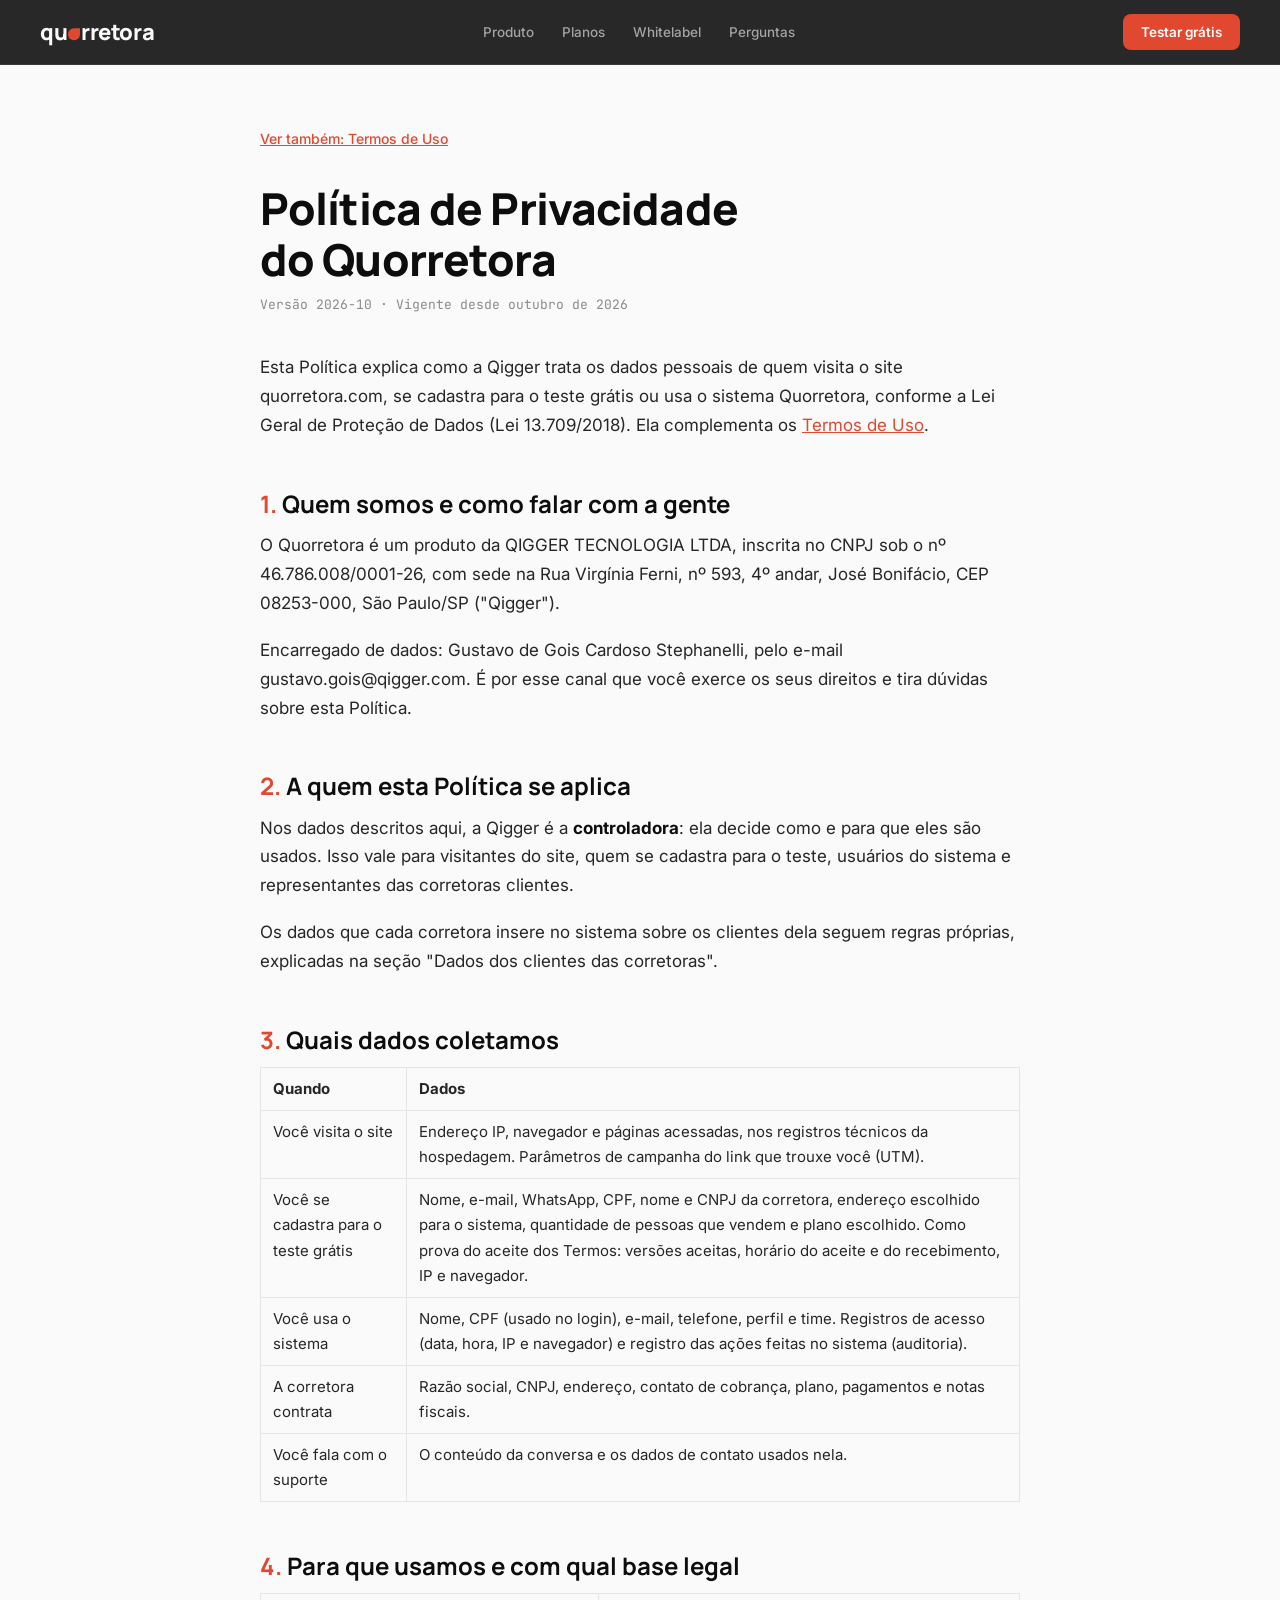
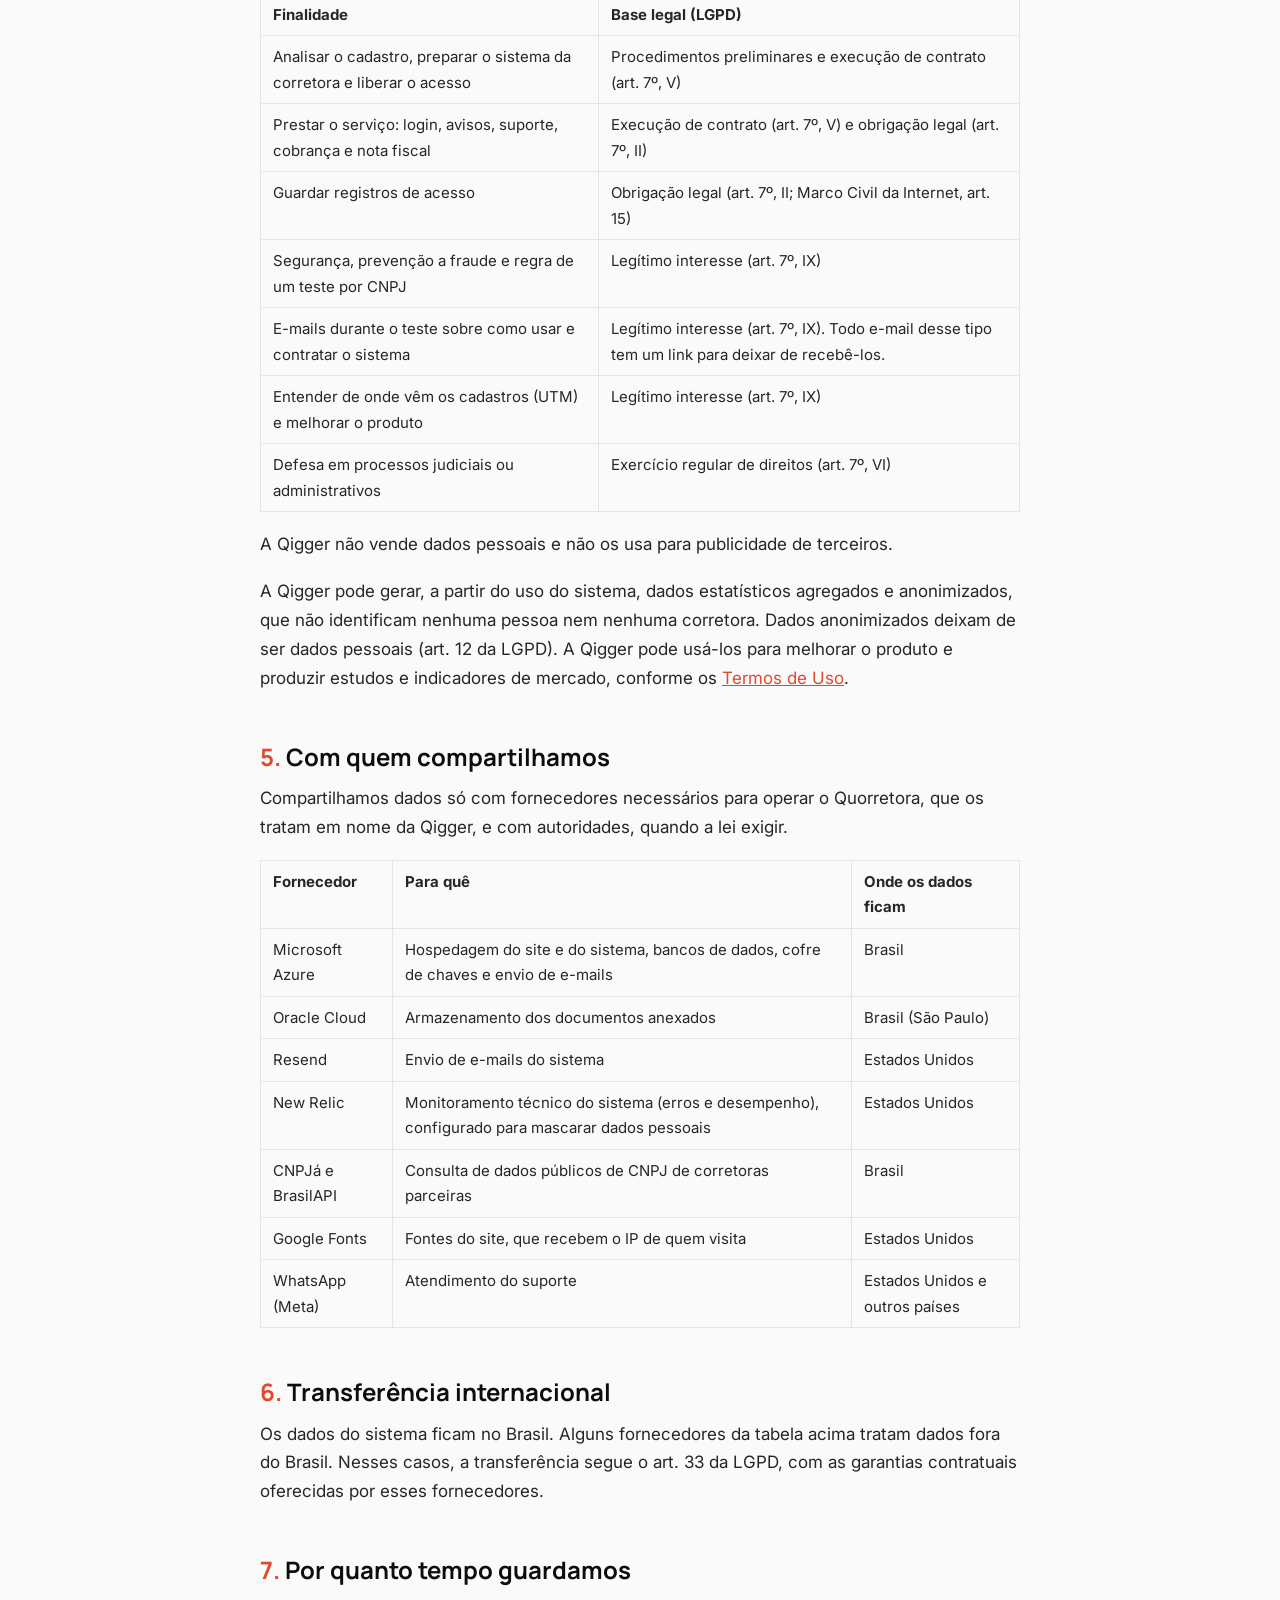
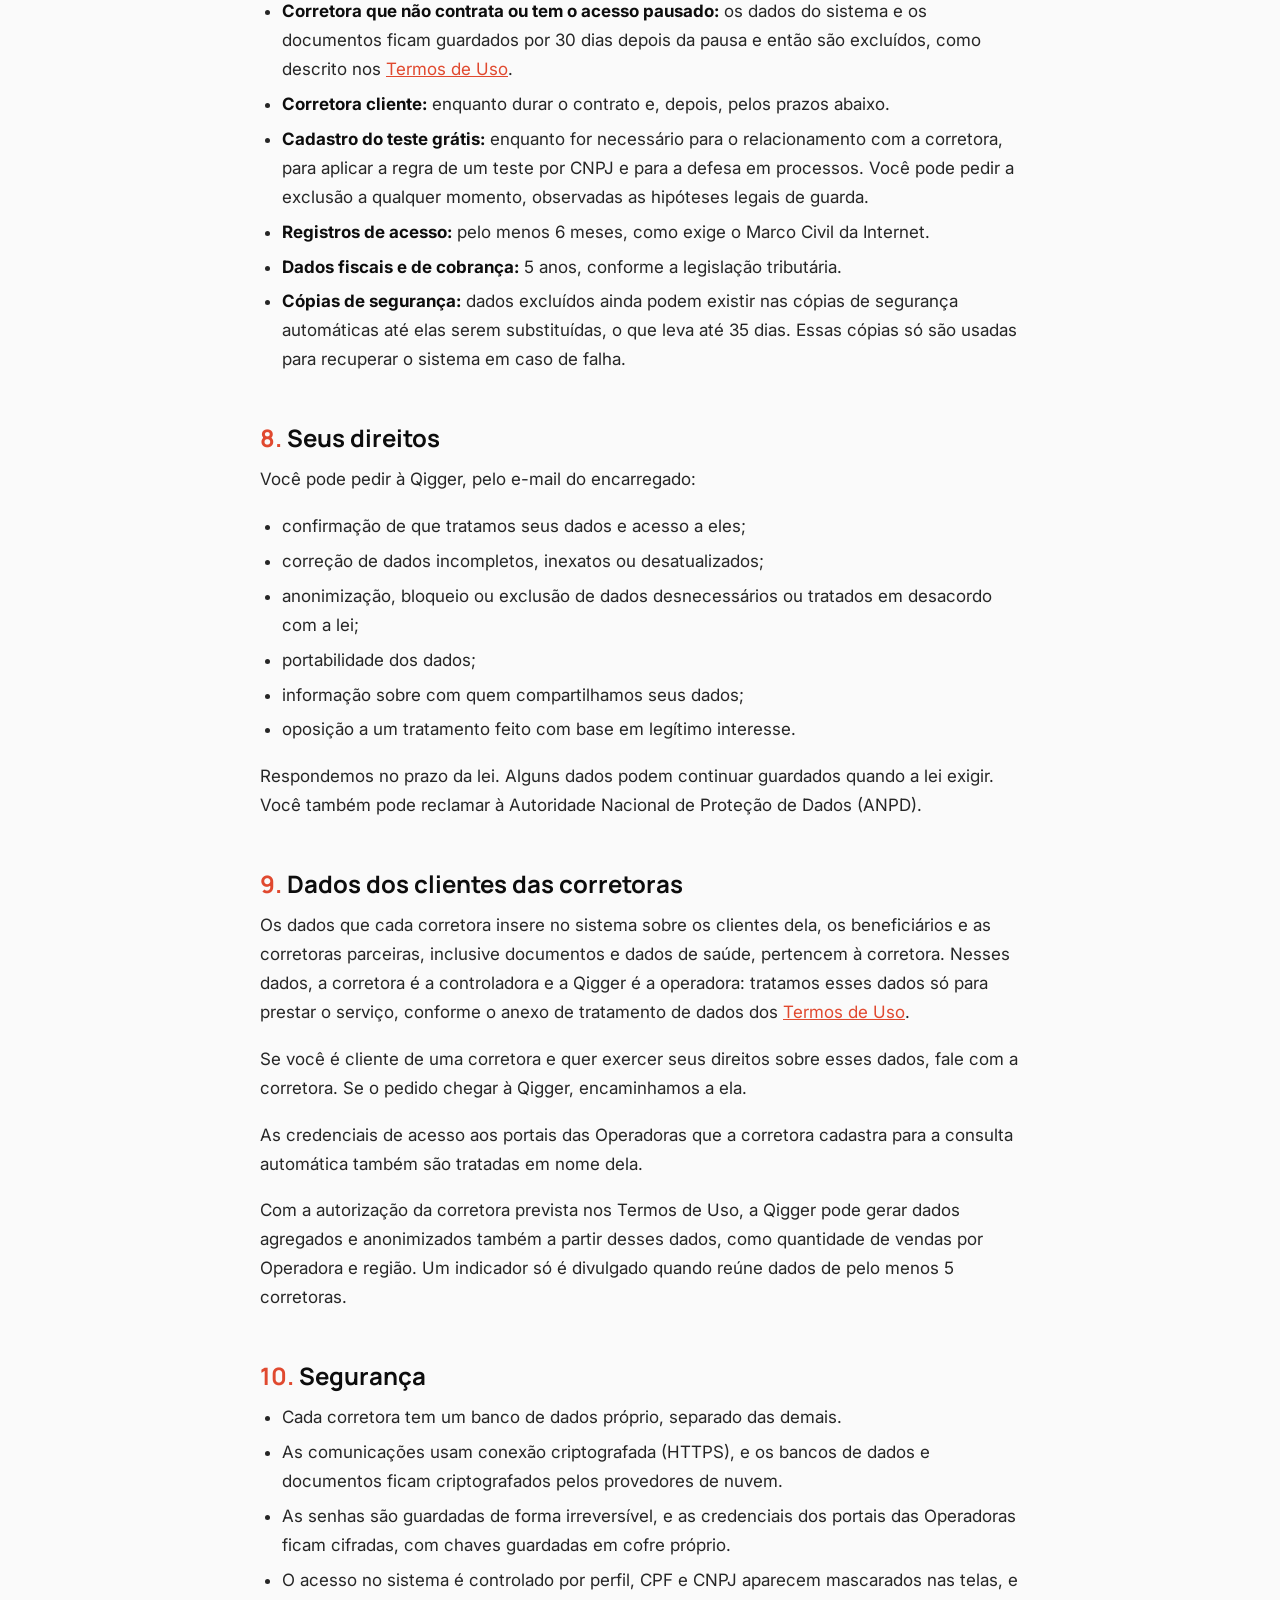
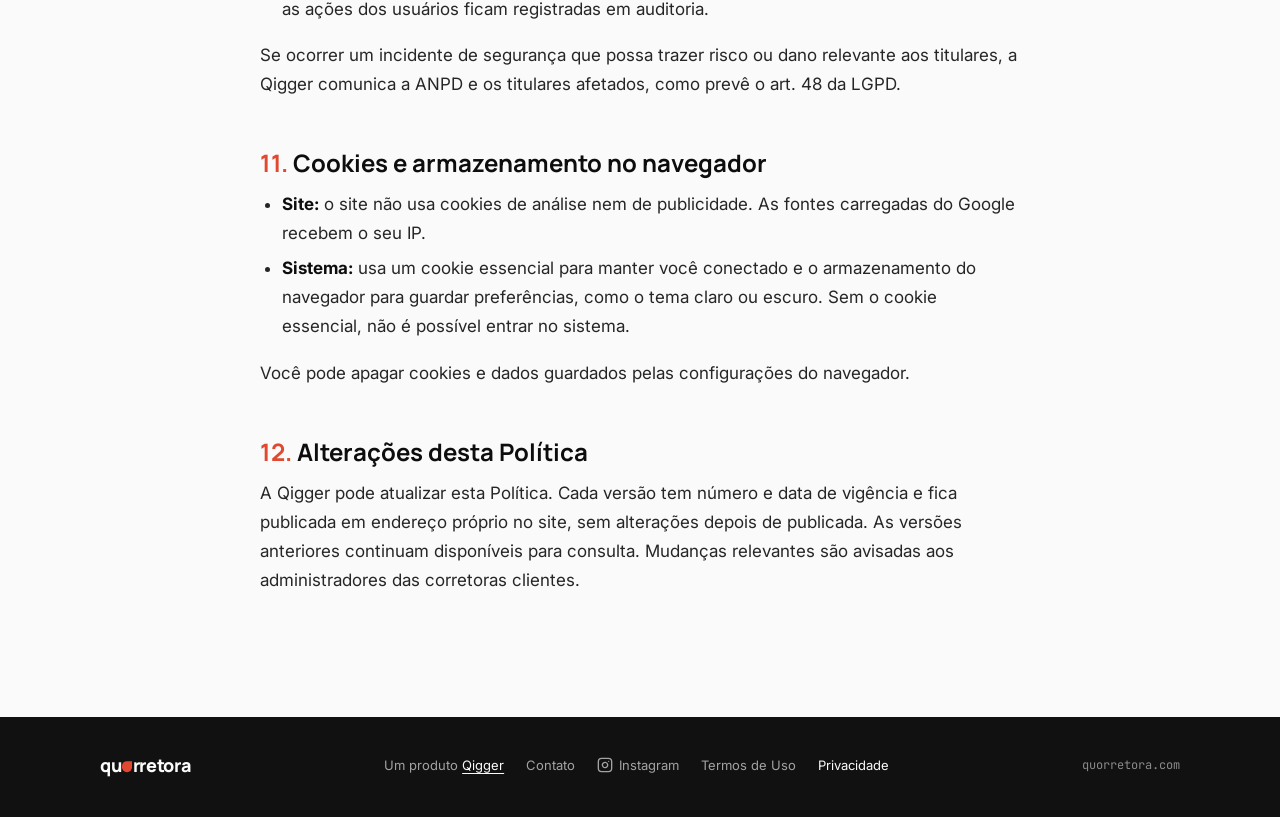
<file: politica-de-privacidade-2026-10.html>
<!DOCTYPE html>
<!--
  ARQUIVO CONGELADO: Política de Privacidade, versão 2026-10.
  Depois de publicado, este arquivo nunca mais é editado, nem o cabeçalho nem o rodapé: o hash
  SHA-256 dele está em legal-versions.md e prova o texto que a corretora aceitou no cadastro.
  Uma mudança de texto vira um arquivo novo (politica-de-privacidade-AAAA-MM.html).
-->
<html lang="pt-BR">
<head>
<meta charset="utf-8">
<meta name="viewport" content="width=device-width, initial-scale=1">
<title>Política de Privacidade, versão 2026-10 · Quorretora</title>
<meta name="description" content="Política de Privacidade do Quorretora: dados coletados, finalidades e bases legais, fornecedores, prazos de guarda, direitos do titular e encarregado de dados.">
<meta name="theme-color" content="#161616">
<link rel="canonical" href="https://quorretora.com/politica-de-privacidade-2026-10.html">
<link rel="icon" type="image/svg+xml" href="favicon.svg">
<link rel="icon" type="image/png" sizes="48x48" href="assets/icons/favicon-48.png">
<link rel="apple-touch-icon" href="apple-touch-icon.png">
<link rel="preconnect" href="https://fonts.googleapis.com">
<link rel="preconnect" href="https://fonts.gstatic.com" crossorigin>
<link href="https://fonts.googleapis.com/css2?family=Manrope:wght@600;700;800&family=Inter:wght@400;500;600&family=JetBrains+Mono:wght@400;500&display=swap" rel="stylesheet">
<link rel="stylesheet" href="assets/css/site.css">
<link rel="stylesheet" href="assets/css/legal.css">
</head>
<body>
<header style="position:fixed;top:0;left:0;right:0;z-index:60;background:rgba(22,22,22,.92);backdrop-filter:blur(10px);border-bottom:1px solid rgba(255,255,255,.07)">
  <div style="max-width:1200px;margin:0 auto;padding:0 20px;height:64px;display:flex;align-items:center;justify-content:space-between;gap:16px">
    <a href="./" class="hv-light" style="display:flex;align-items:baseline;font-family:Manrope,sans-serif;font-weight:800;font-size:22px;letter-spacing:-0.02em">qu<span style="display:inline-block;width:.56em;height:.56em;background:#E0492F;border-radius:48% 0 48% 48%;margin:0 .04em;transform:translateY(.01em)"><span class="visually-hidden">o</span></span>rretora</a>
    <nav id="site-nav" style="display:flex;gap:28px;font-size:13.5px;font-weight:500">
      <a href="./#produto" class="hv-muted">Produto</a>
      <a href="./#precos" class="hv-muted">Planos</a>
      <a href="./#sua-marca" class="hv-muted">Whitelabel</a>
      <a href="./#faq" class="hv-muted">Perguntas</a>
    </nav>
    <a href="./#teste" class="btn-cta" style="font-size:13.5px;font-weight:600;padding:10px 18px;border-radius:8px;white-space:nowrap">Testar grátis</a>
  </div>
</header>
<main class="legal-main">
  <div class="legal-wrap">
    <a href="termos-de-uso-2026-10.html" class="legal-crosslink">Ver também: Termos de Uso</a>
    <h1 class="legal-title">Política de Privacidade do Quorretora</h1>
    <p class="legal-version">Versão 2026-10 · Vigente desde outubro de 2026</p>
    <div id="legal-body">
      <p>Esta Política explica como a Qigger trata os dados pessoais de quem visita o site quorretora.com, se cadastra para o teste grátis ou usa o sistema Quorretora, conforme a Lei Geral de Proteção de Dados (Lei 13.709/2018). Ela complementa os <a href="termos-de-uso-2026-10.html">Termos de Uso</a>.</p>

      <h2>Quem somos e como falar com a gente</h2>

      <p>O Quorretora é um produto da QIGGER TECNOLOGIA LTDA, inscrita no CNPJ sob o nº 46.786.008/0001-26, com sede na Rua Virgínia Ferni, nº 593, 4º andar, José Bonifácio, CEP 08253-000, São Paulo/SP ("Qigger").</p>

      <p>Encarregado de dados: Gustavo de Gois Cardoso Stephanelli, pelo e-mail gustavo.gois@qigger.com. É por esse canal que você exerce os seus direitos e tira dúvidas sobre esta Política.</p>

      <h2>A quem esta Política se aplica</h2>

      <p>Nos dados descritos aqui, a Qigger é a <strong>controladora</strong>: ela decide como e para que eles são usados. Isso vale para visitantes do site, quem se cadastra para o teste, usuários do sistema e representantes das corretoras clientes.</p>

      <p>Os dados que cada corretora insere no sistema sobre os clientes dela seguem regras próprias, explicadas na seção "Dados dos clientes das corretoras".</p>

      <h2>Quais dados coletamos</h2>

      <table>
        <thead>
          <tr><th>Quando</th><th>Dados</th></tr>
        </thead>
        <tbody>
          <tr><td>Você visita o site</td><td>Endereço IP, navegador e páginas acessadas, nos registros técnicos da hospedagem. Parâmetros de campanha do link que trouxe você (UTM).</td></tr>
          <tr><td>Você se cadastra para o teste grátis</td><td>Nome, e-mail, WhatsApp, CPF, nome e CNPJ da corretora, endereço escolhido para o sistema, quantidade de pessoas que vendem e plano escolhido. Como prova do aceite dos Termos: versões aceitas, horário do aceite e do recebimento, IP e navegador.</td></tr>
          <tr><td>Você usa o sistema</td><td>Nome, CPF (usado no login), e-mail, telefone, perfil e time. Registros de acesso (data, hora, IP e navegador) e registro das ações feitas no sistema (auditoria).</td></tr>
          <tr><td>A corretora contrata</td><td>Razão social, CNPJ, endereço, contato de cobrança, plano, pagamentos e notas fiscais.</td></tr>
          <tr><td>Você fala com o suporte</td><td>O conteúdo da conversa e os dados de contato usados nela.</td></tr>
        </tbody>
      </table>

      <h2>Para que usamos e com qual base legal</h2>

      <table>
        <thead>
          <tr><th>Finalidade</th><th>Base legal (LGPD)</th></tr>
        </thead>
        <tbody>
          <tr><td>Analisar o cadastro, preparar o sistema da corretora e liberar o acesso</td><td>Procedimentos preliminares e execução de contrato (art. 7º, V)</td></tr>
          <tr><td>Prestar o serviço: login, avisos, suporte, cobrança e nota fiscal</td><td>Execução de contrato (art. 7º, V) e obrigação legal (art. 7º, II)</td></tr>
          <tr><td>Guardar registros de acesso</td><td>Obrigação legal (art. 7º, II; Marco Civil da Internet, art. 15)</td></tr>
          <tr><td>Segurança, prevenção a fraude e regra de um teste por CNPJ</td><td>Legítimo interesse (art. 7º, IX)</td></tr>
          <tr><td>E-mails durante o teste sobre como usar e contratar o sistema</td><td>Legítimo interesse (art. 7º, IX). Todo e-mail desse tipo tem um link para deixar de recebê-los.</td></tr>
          <tr><td>Entender de onde vêm os cadastros (UTM) e melhorar o produto</td><td>Legítimo interesse (art. 7º, IX)</td></tr>
          <tr><td>Defesa em processos judiciais ou administrativos</td><td>Exercício regular de direitos (art. 7º, VI)</td></tr>
        </tbody>
      </table>

      <p>A Qigger não vende dados pessoais e não os usa para publicidade de terceiros.</p>

      <p>A Qigger pode gerar, a partir do uso do sistema, dados estatísticos agregados e anonimizados, que não identificam nenhuma pessoa nem nenhuma corretora. Dados anonimizados deixam de ser dados pessoais (art. 12 da LGPD). A Qigger pode usá-los para melhorar o produto e produzir estudos e indicadores de mercado, conforme os <a href="termos-de-uso-2026-10.html">Termos de Uso</a>.</p>

      <h2>Com quem compartilhamos</h2>

      <p>Compartilhamos dados só com fornecedores necessários para operar o Quorretora, que os tratam em nome da Qigger, e com autoridades, quando a lei exigir.</p>

      <table>
        <thead>
          <tr><th>Fornecedor</th><th>Para quê</th><th>Onde os dados ficam</th></tr>
        </thead>
        <tbody>
          <tr><td>Microsoft Azure</td><td>Hospedagem do site e do sistema, bancos de dados, cofre de chaves e envio de e-mails</td><td>Brasil</td></tr>
          <tr><td>Oracle Cloud</td><td>Armazenamento dos documentos anexados</td><td>Brasil (São Paulo)</td></tr>
          <tr><td>Resend</td><td>Envio de e-mails do sistema</td><td>Estados Unidos</td></tr>
          <tr><td>New Relic</td><td>Monitoramento técnico do sistema (erros e desempenho), configurado para mascarar dados pessoais</td><td>Estados Unidos</td></tr>
          <tr><td>CNPJá e BrasilAPI</td><td>Consulta de dados públicos de CNPJ de corretoras parceiras</td><td>Brasil</td></tr>
          <tr><td>Google Fonts</td><td>Fontes do site, que recebem o IP de quem visita</td><td>Estados Unidos</td></tr>
          <tr><td>WhatsApp (Meta)</td><td>Atendimento do suporte</td><td>Estados Unidos e outros países</td></tr>
        </tbody>
      </table>

      <h2>Transferência internacional</h2>

      <p>Os dados do sistema ficam no Brasil. Alguns fornecedores da tabela acima tratam dados fora do Brasil. Nesses casos, a transferência segue o art. 33 da LGPD, com as garantias contratuais oferecidas por esses fornecedores.</p>

      <h2>Por quanto tempo guardamos</h2>

      <ul>
        <li><strong>Corretora que não contrata ou tem o acesso pausado:</strong> os dados do sistema e os documentos ficam guardados por 30 dias depois da pausa e então são excluídos, como descrito nos <a href="termos-de-uso-2026-10.html">Termos de Uso</a>.</li>
        <li><strong>Corretora cliente:</strong> enquanto durar o contrato e, depois, pelos prazos abaixo.</li>
        <li><strong>Cadastro do teste grátis:</strong> enquanto for necessário para o relacionamento com a corretora, para aplicar a regra de um teste por CNPJ e para a defesa em processos. Você pode pedir a exclusão a qualquer momento, observadas as hipóteses legais de guarda.</li>
        <li><strong>Registros de acesso:</strong> pelo menos 6 meses, como exige o Marco Civil da Internet.</li>
        <li><strong>Dados fiscais e de cobrança:</strong> 5 anos, conforme a legislação tributária.</li>
        <li><strong>Cópias de segurança:</strong> dados excluídos ainda podem existir nas cópias de segurança automáticas até elas serem substituídas, o que leva até 35 dias. Essas cópias só são usadas para recuperar o sistema em caso de falha.</li>
      </ul>

      <h2>Seus direitos</h2>

      <p>Você pode pedir à Qigger, pelo e-mail do encarregado:</p>

      <ul>
        <li>confirmação de que tratamos seus dados e acesso a eles;</li>
        <li>correção de dados incompletos, inexatos ou desatualizados;</li>
        <li>anonimização, bloqueio ou exclusão de dados desnecessários ou tratados em desacordo com a lei;</li>
        <li>portabilidade dos dados;</li>
        <li>informação sobre com quem compartilhamos seus dados;</li>
        <li>oposição a um tratamento feito com base em legítimo interesse.</li>
      </ul>

      <p>Respondemos no prazo da lei. Alguns dados podem continuar guardados quando a lei exigir. Você também pode reclamar à Autoridade Nacional de Proteção de Dados (ANPD).</p>

      <h2>Dados dos clientes das corretoras</h2>

      <p>Os dados que cada corretora insere no sistema sobre os clientes dela, os beneficiários e as corretoras parceiras, inclusive documentos e dados de saúde, pertencem à corretora. Nesses dados, a corretora é a controladora e a Qigger é a operadora: tratamos esses dados só para prestar o serviço, conforme o anexo de tratamento de dados dos <a href="termos-de-uso-2026-10.html">Termos de Uso</a>.</p>

      <p>Se você é cliente de uma corretora e quer exercer seus direitos sobre esses dados, fale com a corretora. Se o pedido chegar à Qigger, encaminhamos a ela.</p>

      <p>As credenciais de acesso aos portais das Operadoras que a corretora cadastra para a consulta automática também são tratadas em nome dela.</p>

      <p>Com a autorização da corretora prevista nos Termos de Uso, a Qigger pode gerar dados agregados e anonimizados também a partir desses dados, como quantidade de vendas por Operadora e região. Um indicador só é divulgado quando reúne dados de pelo menos 5 corretoras.</p>

      <h2>Segurança</h2>

      <ul>
        <li>Cada corretora tem um banco de dados próprio, separado das demais.</li>
        <li>As comunicações usam conexão criptografada (HTTPS), e os bancos de dados e documentos ficam criptografados pelos provedores de nuvem.</li>
        <li>As senhas são guardadas de forma irreversível, e as credenciais dos portais das Operadoras ficam cifradas, com chaves guardadas em cofre próprio.</li>
        <li>O acesso no sistema é controlado por perfil, CPF e CNPJ aparecem mascarados nas telas, e as ações dos usuários ficam registradas em auditoria.</li>
      </ul>

      <p>Se ocorrer um incidente de segurança que possa trazer risco ou dano relevante aos titulares, a Qigger comunica a ANPD e os titulares afetados, como prevê o art. 48 da LGPD.</p>

      <h2>Cookies e armazenamento no navegador</h2>

      <ul>
        <li><strong>Site:</strong> o site não usa cookies de análise nem de publicidade. As fontes carregadas do Google recebem o seu IP.</li>
        <li><strong>Sistema:</strong> usa um cookie essencial para manter você conectado e o armazenamento do navegador para guardar preferências, como o tema claro ou escuro. Sem o cookie essencial, não é possível entrar no sistema.</li>
      </ul>

      <p>Você pode apagar cookies e dados guardados pelas configurações do navegador.</p>

      <h2>Alterações desta Política</h2>

      <p>A Qigger pode atualizar esta Política. Cada versão tem número e data de vigência e fica publicada em endereço próprio no site, sem alterações depois de publicada. As versões anteriores continuam disponíveis para consulta. Mudanças relevantes são avisadas aos administradores das corretoras clientes.</p>
    </div>
  </div>
</main>
<footer style="background:#111111;color:#A3A3A3;padding:36px 24px 40px">
  <div style="max-width:1080px;margin:0 auto;display:flex;flex-wrap:wrap;align-items:center;justify-content:space-between;gap:18px">
    <div style="display:flex;align-items:baseline;font-family:Manrope,sans-serif;font-weight:800;font-size:18px;letter-spacing:-0.02em;color:#FAFAFA">qu<span style="display:inline-block;width:.56em;height:.56em;background:#E0492F;border-radius:48% 0 48% 48%;margin:0 .04em;transform:translateY(.01em)"><span class="visually-hidden">o</span></span>rretora</div>
    <div style="display:flex;flex-wrap:wrap;gap:22px;font-size:13px">
      <span>Um produto <a href="https://qigger.com" target="_blank" rel="noopener" class="link-brand">Qigger</a></span>
      <a href="https://wa.me/5511984414559?text=Ol%C3%A1!%20Quero%20saber%20mais%20sobre%20o%20Quorretora." target="_blank" rel="noopener" class="hv-muted">Contato</a>
      <a href="https://instagram.com/quorretora" target="_blank" rel="noopener" class="hv-muted" style="display:flex;align-items:center;gap:6px"><svg width="16" height="16" viewBox="0 0 24 24" fill="none" stroke="currentColor" stroke-width="2" stroke-linecap="round" stroke-linejoin="round" aria-hidden="true"><rect width="20" height="20" x="2" y="2" rx="5" ry="5"></rect><path d="M16 11.37A4 4 0 1 1 12.63 8 4 4 0 0 1 16 11.37z"></path><line x1="17.5" x2="17.51" y1="6.5" y2="6.5"></line></svg>Instagram</a>
      <a href="termos-de-uso.html" class="hv-muted">Termos de Uso</a>
      <a href="politica-de-privacidade.html" class="hv-light">Privacidade</a>
    </div>
    <span style="font-family:'JetBrains Mono',monospace;font-size:12px;color:#8A8A8A">quorretora.com</span>
  </div>
</footer>
</body>
</html>
</file>
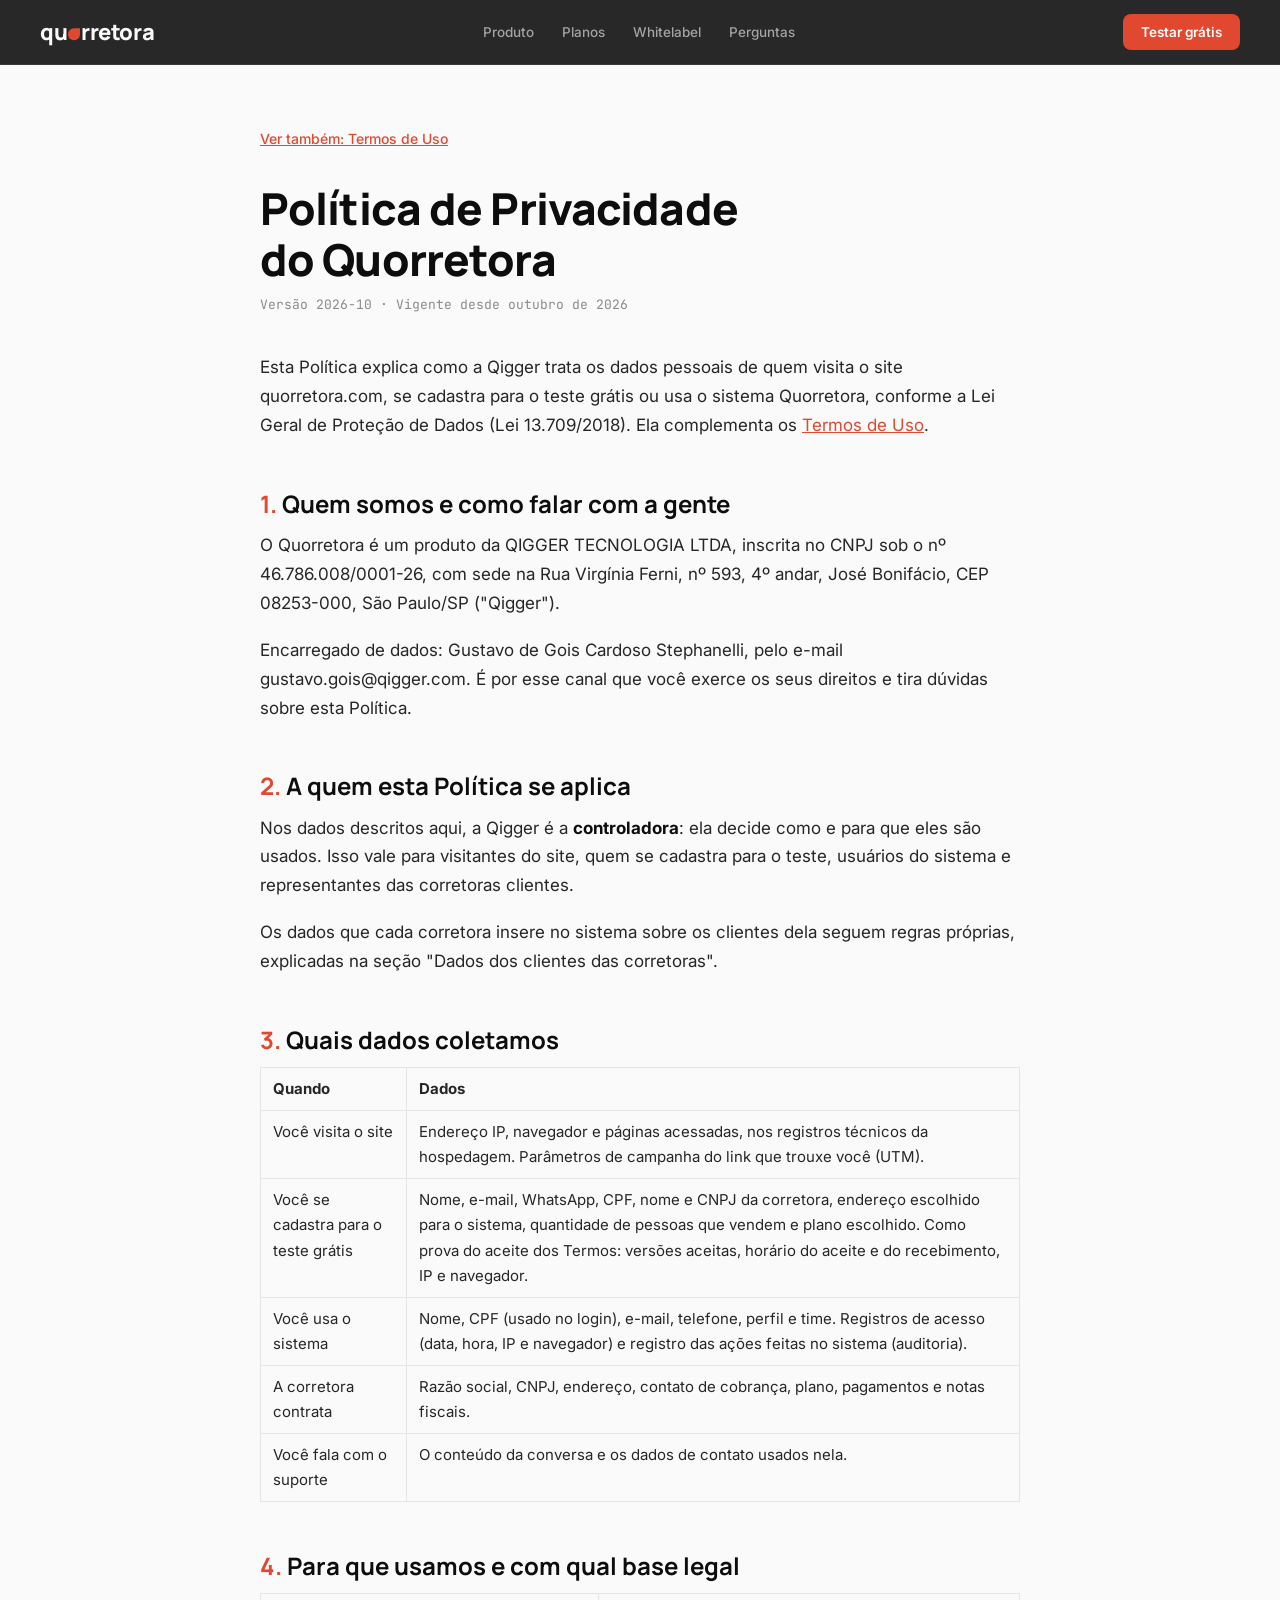
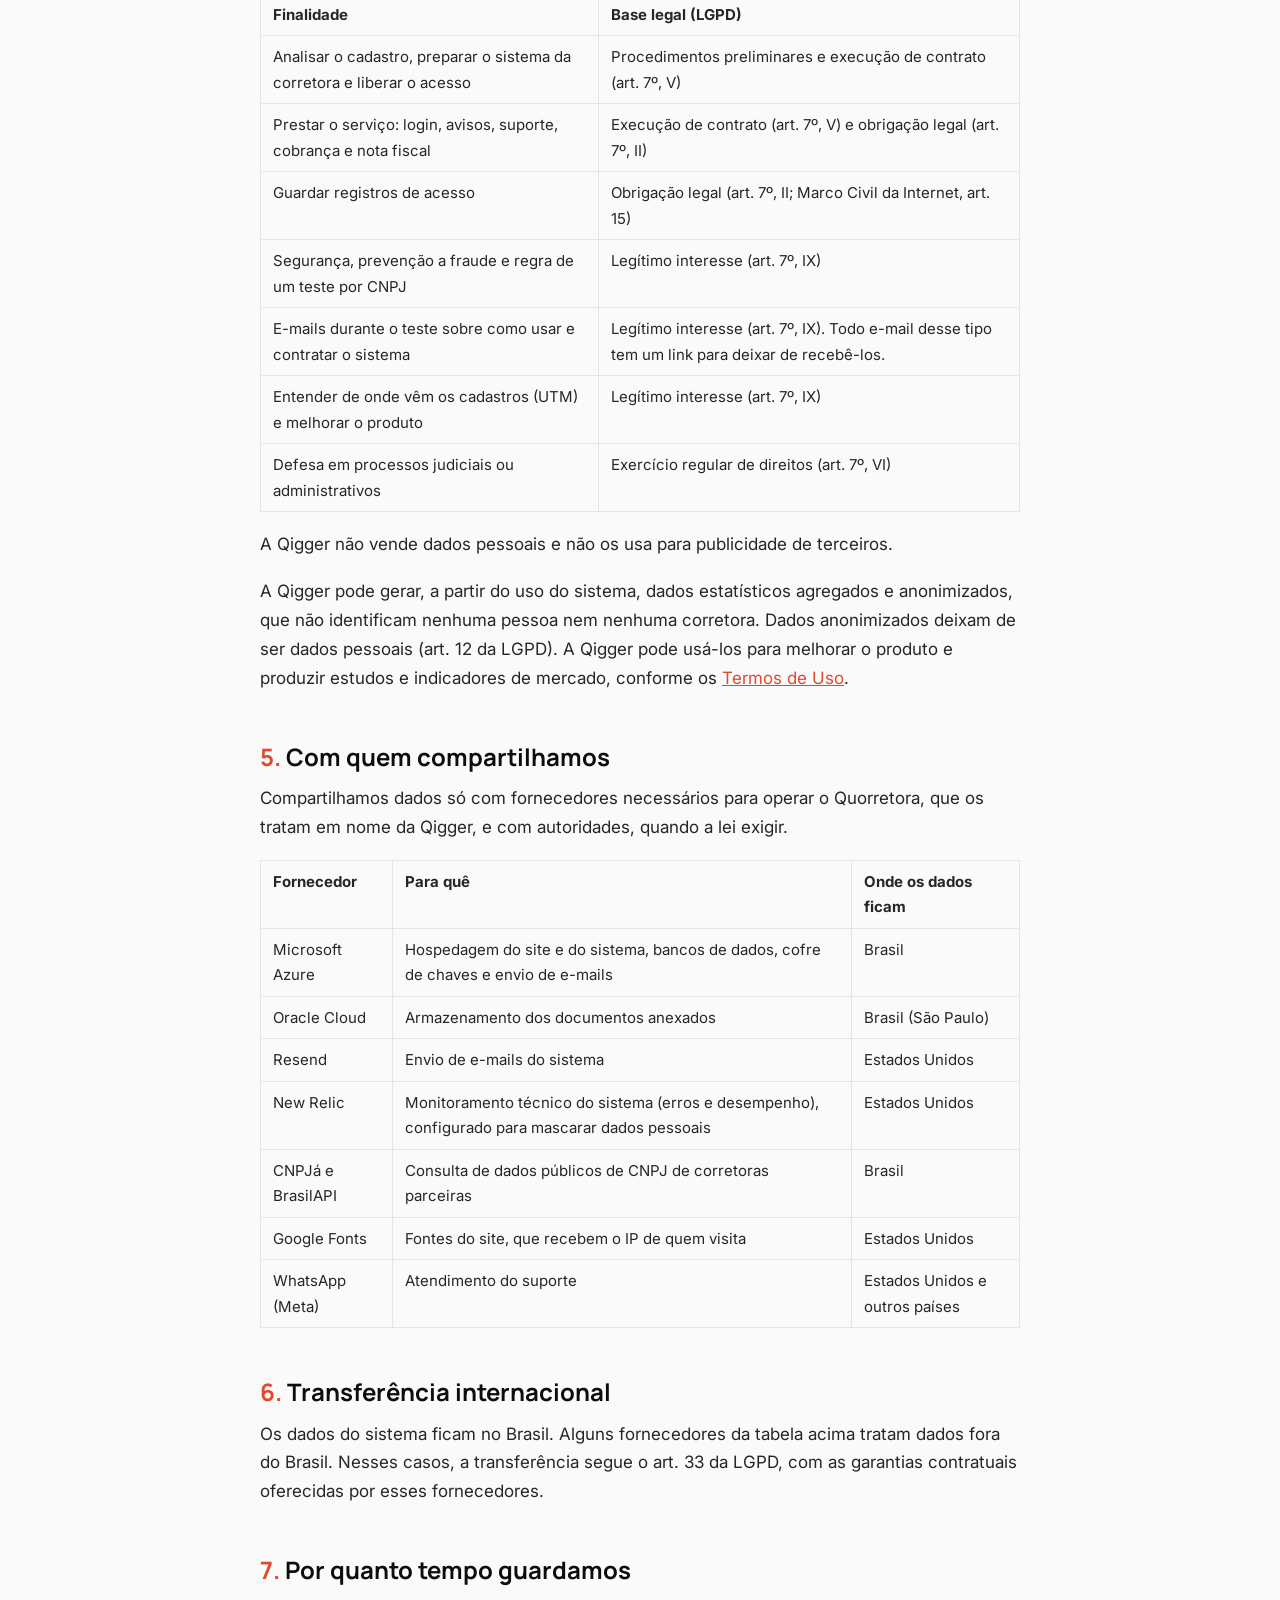
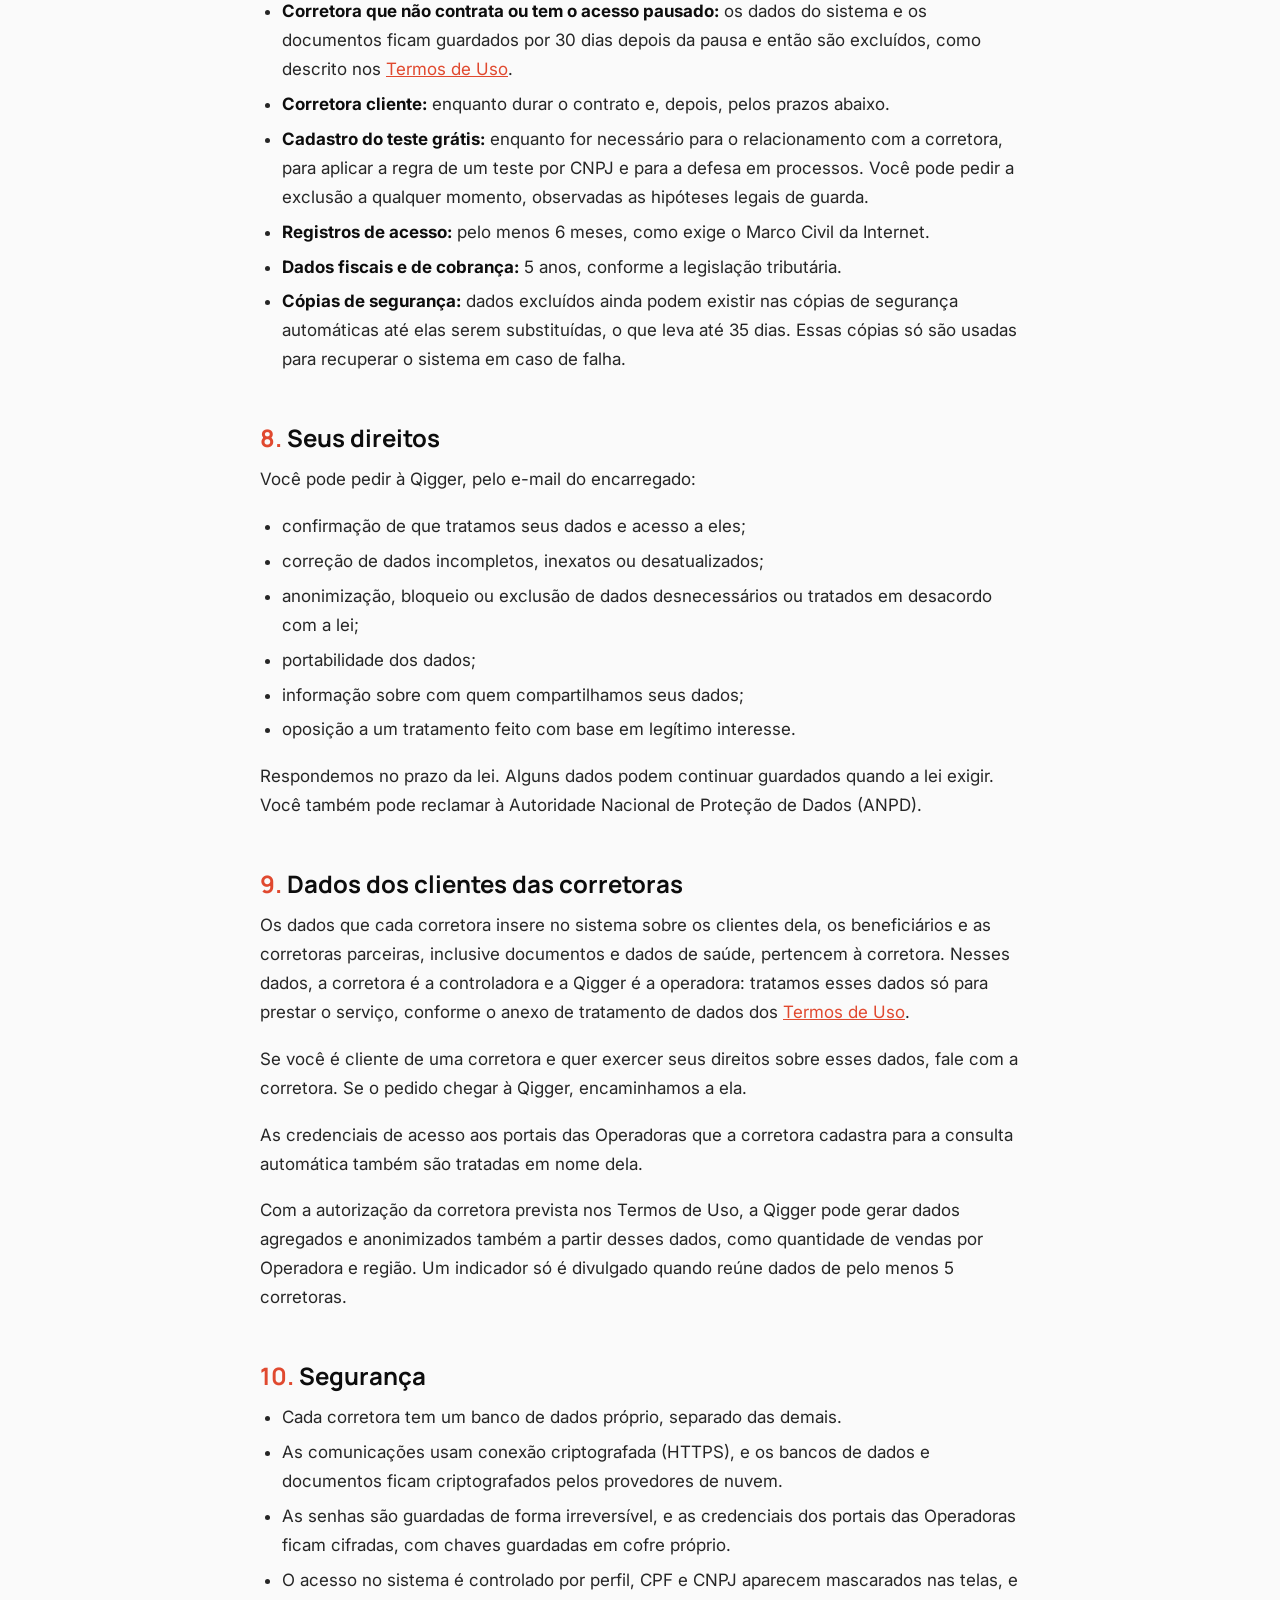
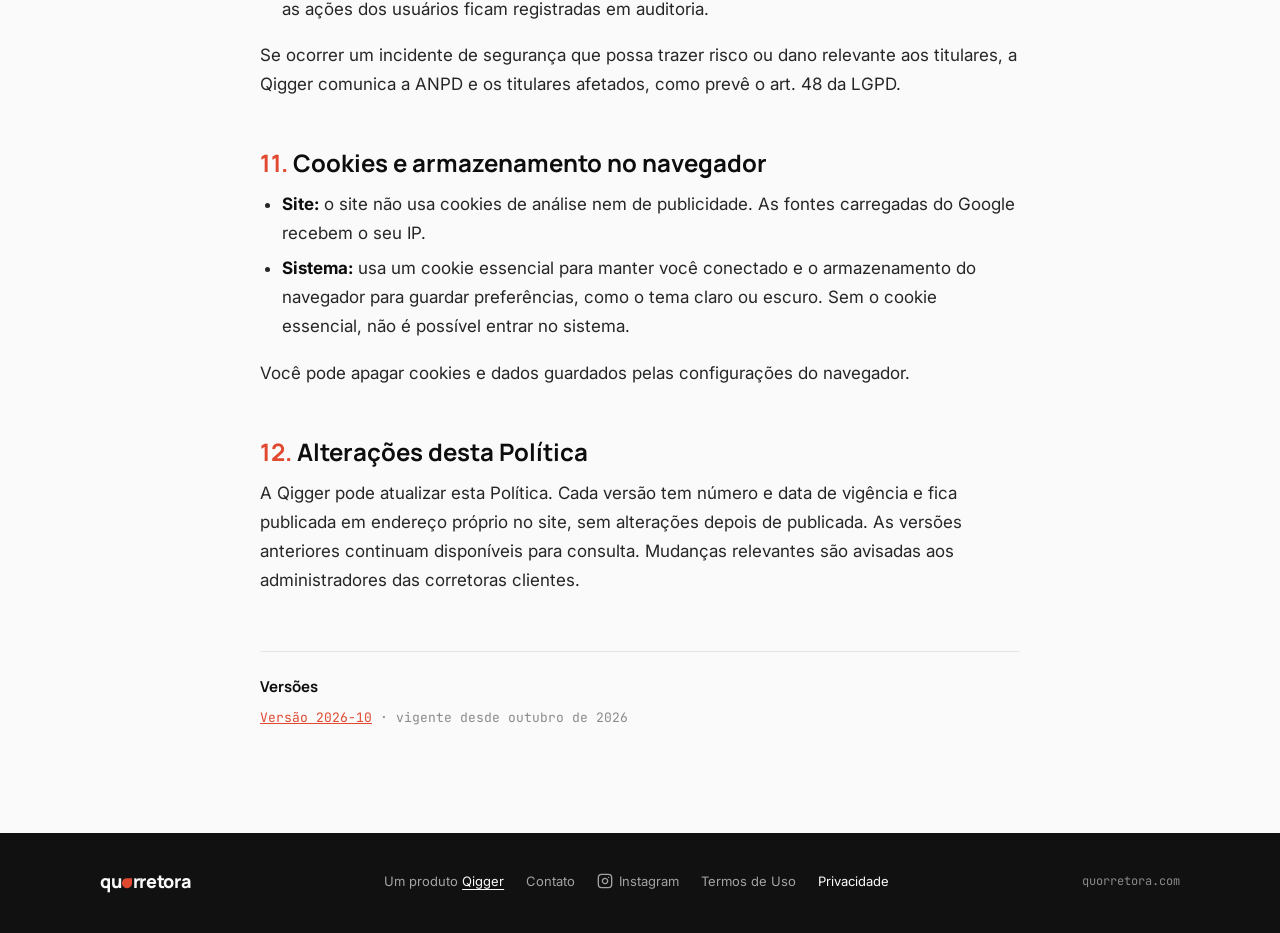
<file: politica-de-privacidade.html>
<!DOCTYPE html>
<html lang="pt-BR">
<head>
<meta charset="utf-8">
<meta name="viewport" content="width=device-width, initial-scale=1">
<title>Política de Privacidade · Quorretora</title>
<meta name="description" content="Política de Privacidade do Quorretora: dados coletados, finalidades e bases legais, fornecedores, prazos de guarda, direitos do titular e encarregado de dados.">
<meta name="theme-color" content="#161616">
<link rel="canonical" href="https://quorretora.com/politica-de-privacidade.html">
<link rel="icon" type="image/svg+xml" href="favicon.svg">
<link rel="icon" type="image/png" sizes="48x48" href="assets/icons/favicon-48.png">
<link rel="apple-touch-icon" href="apple-touch-icon.png">
<link rel="preconnect" href="https://fonts.googleapis.com">
<link rel="preconnect" href="https://fonts.gstatic.com" crossorigin>
<link href="https://fonts.googleapis.com/css2?family=Manrope:wght@600;700;800&family=Inter:wght@400;500;600&family=JetBrains+Mono:wght@400;500&display=swap" rel="stylesheet">
<link rel="stylesheet" href="assets/css/site.css">
<link rel="stylesheet" href="assets/css/legal.css">
</head>
<body>
<header style="position:fixed;top:0;left:0;right:0;z-index:60;background:rgba(22,22,22,.92);backdrop-filter:blur(10px);border-bottom:1px solid rgba(255,255,255,.07)">
  <div style="max-width:1200px;margin:0 auto;padding:0 20px;height:64px;display:flex;align-items:center;justify-content:space-between;gap:16px">
    <a href="./" class="hv-light" style="display:flex;align-items:baseline;font-family:Manrope,sans-serif;font-weight:800;font-size:22px;letter-spacing:-0.02em">qu<span style="display:inline-block;width:.56em;height:.56em;background:#E0492F;border-radius:48% 0 48% 48%;margin:0 .04em;transform:translateY(.01em)"><span class="visually-hidden">o</span></span>rretora</a>
    <nav id="site-nav" style="display:flex;gap:28px;font-size:13.5px;font-weight:500">
      <a href="./#produto" class="hv-muted">Produto</a>
      <a href="./#precos" class="hv-muted">Planos</a>
      <a href="./#sua-marca" class="hv-muted">Whitelabel</a>
      <a href="./#faq" class="hv-muted">Perguntas</a>
    </nav>
    <a href="./#teste" class="btn-cta" style="font-size:13.5px;font-weight:600;padding:10px 18px;border-radius:8px;white-space:nowrap">Testar grátis</a>
  </div>
</header>
<main class="legal-main">
  <div class="legal-wrap">
    <a href="termos-de-uso.html" class="legal-crosslink">Ver também: Termos de Uso</a>
    <h1 class="legal-title">Política de Privacidade do Quorretora</h1>
    <p class="legal-version">Versão 2026-10 · Vigente desde outubro de 2026</p>
    <div id="legal-body">
      <p>Esta Política explica como a Qigger trata os dados pessoais de quem visita o site quorretora.com, se cadastra para o teste grátis ou usa o sistema Quorretora, conforme a Lei Geral de Proteção de Dados (Lei 13.709/2018). Ela complementa os <a href="termos-de-uso.html">Termos de Uso</a>.</p>

      <h2>Quem somos e como falar com a gente</h2>

      <p>O Quorretora é um produto da QIGGER TECNOLOGIA LTDA, inscrita no CNPJ sob o nº 46.786.008/0001-26, com sede na Rua Virgínia Ferni, nº 593, 4º andar, José Bonifácio, CEP 08253-000, São Paulo/SP ("Qigger").</p>

      <p>Encarregado de dados: Gustavo de Gois Cardoso Stephanelli, pelo e-mail gustavo.gois@qigger.com. É por esse canal que você exerce os seus direitos e tira dúvidas sobre esta Política.</p>

      <h2>A quem esta Política se aplica</h2>

      <p>Nos dados descritos aqui, a Qigger é a <strong>controladora</strong>: ela decide como e para que eles são usados. Isso vale para visitantes do site, quem se cadastra para o teste, usuários do sistema e representantes das corretoras clientes.</p>

      <p>Os dados que cada corretora insere no sistema sobre os clientes dela seguem regras próprias, explicadas na seção "Dados dos clientes das corretoras".</p>

      <h2>Quais dados coletamos</h2>

      <table>
        <thead>
          <tr><th>Quando</th><th>Dados</th></tr>
        </thead>
        <tbody>
          <tr><td>Você visita o site</td><td>Endereço IP, navegador e páginas acessadas, nos registros técnicos da hospedagem. Parâmetros de campanha do link que trouxe você (UTM).</td></tr>
          <tr><td>Você se cadastra para o teste grátis</td><td>Nome, e-mail, WhatsApp, CPF, nome e CNPJ da corretora, endereço escolhido para o sistema, quantidade de pessoas que vendem e plano escolhido. Como prova do aceite dos Termos: versões aceitas, horário do aceite e do recebimento, IP e navegador.</td></tr>
          <tr><td>Você usa o sistema</td><td>Nome, CPF (usado no login), e-mail, telefone, perfil e time. Registros de acesso (data, hora, IP e navegador) e registro das ações feitas no sistema (auditoria).</td></tr>
          <tr><td>A corretora contrata</td><td>Razão social, CNPJ, endereço, contato de cobrança, plano, pagamentos e notas fiscais.</td></tr>
          <tr><td>Você fala com o suporte</td><td>O conteúdo da conversa e os dados de contato usados nela.</td></tr>
        </tbody>
      </table>

      <h2>Para que usamos e com qual base legal</h2>

      <table>
        <thead>
          <tr><th>Finalidade</th><th>Base legal (LGPD)</th></tr>
        </thead>
        <tbody>
          <tr><td>Analisar o cadastro, preparar o sistema da corretora e liberar o acesso</td><td>Procedimentos preliminares e execução de contrato (art. 7º, V)</td></tr>
          <tr><td>Prestar o serviço: login, avisos, suporte, cobrança e nota fiscal</td><td>Execução de contrato (art. 7º, V) e obrigação legal (art. 7º, II)</td></tr>
          <tr><td>Guardar registros de acesso</td><td>Obrigação legal (art. 7º, II; Marco Civil da Internet, art. 15)</td></tr>
          <tr><td>Segurança, prevenção a fraude e regra de um teste por CNPJ</td><td>Legítimo interesse (art. 7º, IX)</td></tr>
          <tr><td>E-mails durante o teste sobre como usar e contratar o sistema</td><td>Legítimo interesse (art. 7º, IX). Todo e-mail desse tipo tem um link para deixar de recebê-los.</td></tr>
          <tr><td>Entender de onde vêm os cadastros (UTM) e melhorar o produto</td><td>Legítimo interesse (art. 7º, IX)</td></tr>
          <tr><td>Defesa em processos judiciais ou administrativos</td><td>Exercício regular de direitos (art. 7º, VI)</td></tr>
        </tbody>
      </table>

      <p>A Qigger não vende dados pessoais e não os usa para publicidade de terceiros.</p>

      <p>A Qigger pode gerar, a partir do uso do sistema, dados estatísticos agregados e anonimizados, que não identificam nenhuma pessoa nem nenhuma corretora. Dados anonimizados deixam de ser dados pessoais (art. 12 da LGPD). A Qigger pode usá-los para melhorar o produto e produzir estudos e indicadores de mercado, conforme os <a href="termos-de-uso.html">Termos de Uso</a>.</p>

      <h2>Com quem compartilhamos</h2>

      <p>Compartilhamos dados só com fornecedores necessários para operar o Quorretora, que os tratam em nome da Qigger, e com autoridades, quando a lei exigir.</p>

      <table>
        <thead>
          <tr><th>Fornecedor</th><th>Para quê</th><th>Onde os dados ficam</th></tr>
        </thead>
        <tbody>
          <tr><td>Microsoft Azure</td><td>Hospedagem do site e do sistema, bancos de dados, cofre de chaves e envio de e-mails</td><td>Brasil</td></tr>
          <tr><td>Oracle Cloud</td><td>Armazenamento dos documentos anexados</td><td>Brasil (São Paulo)</td></tr>
          <tr><td>Resend</td><td>Envio de e-mails do sistema</td><td>Estados Unidos</td></tr>
          <tr><td>New Relic</td><td>Monitoramento técnico do sistema (erros e desempenho), configurado para mascarar dados pessoais</td><td>Estados Unidos</td></tr>
          <tr><td>CNPJá e BrasilAPI</td><td>Consulta de dados públicos de CNPJ de corretoras parceiras</td><td>Brasil</td></tr>
          <tr><td>Google Fonts</td><td>Fontes do site, que recebem o IP de quem visita</td><td>Estados Unidos</td></tr>
          <tr><td>WhatsApp (Meta)</td><td>Atendimento do suporte</td><td>Estados Unidos e outros países</td></tr>
        </tbody>
      </table>

      <h2>Transferência internacional</h2>

      <p>Os dados do sistema ficam no Brasil. Alguns fornecedores da tabela acima tratam dados fora do Brasil. Nesses casos, a transferência segue o art. 33 da LGPD, com as garantias contratuais oferecidas por esses fornecedores.</p>

      <h2>Por quanto tempo guardamos</h2>

      <ul>
        <li><strong>Corretora que não contrata ou tem o acesso pausado:</strong> os dados do sistema e os documentos ficam guardados por 30 dias depois da pausa e então são excluídos, como descrito nos <a href="termos-de-uso.html">Termos de Uso</a>.</li>
        <li><strong>Corretora cliente:</strong> enquanto durar o contrato e, depois, pelos prazos abaixo.</li>
        <li><strong>Cadastro do teste grátis:</strong> enquanto for necessário para o relacionamento com a corretora, para aplicar a regra de um teste por CNPJ e para a defesa em processos. Você pode pedir a exclusão a qualquer momento, observadas as hipóteses legais de guarda.</li>
        <li><strong>Registros de acesso:</strong> pelo menos 6 meses, como exige o Marco Civil da Internet.</li>
        <li><strong>Dados fiscais e de cobrança:</strong> 5 anos, conforme a legislação tributária.</li>
        <li><strong>Cópias de segurança:</strong> dados excluídos ainda podem existir nas cópias de segurança automáticas até elas serem substituídas, o que leva até 35 dias. Essas cópias só são usadas para recuperar o sistema em caso de falha.</li>
      </ul>

      <h2>Seus direitos</h2>

      <p>Você pode pedir à Qigger, pelo e-mail do encarregado:</p>

      <ul>
        <li>confirmação de que tratamos seus dados e acesso a eles;</li>
        <li>correção de dados incompletos, inexatos ou desatualizados;</li>
        <li>anonimização, bloqueio ou exclusão de dados desnecessários ou tratados em desacordo com a lei;</li>
        <li>portabilidade dos dados;</li>
        <li>informação sobre com quem compartilhamos seus dados;</li>
        <li>oposição a um tratamento feito com base em legítimo interesse.</li>
      </ul>

      <p>Respondemos no prazo da lei. Alguns dados podem continuar guardados quando a lei exigir. Você também pode reclamar à Autoridade Nacional de Proteção de Dados (ANPD).</p>

      <h2>Dados dos clientes das corretoras</h2>

      <p>Os dados que cada corretora insere no sistema sobre os clientes dela, os beneficiários e as corretoras parceiras, inclusive documentos e dados de saúde, pertencem à corretora. Nesses dados, a corretora é a controladora e a Qigger é a operadora: tratamos esses dados só para prestar o serviço, conforme o anexo de tratamento de dados dos <a href="termos-de-uso.html">Termos de Uso</a>.</p>

      <p>Se você é cliente de uma corretora e quer exercer seus direitos sobre esses dados, fale com a corretora. Se o pedido chegar à Qigger, encaminhamos a ela.</p>

      <p>As credenciais de acesso aos portais das Operadoras que a corretora cadastra para a consulta automática também são tratadas em nome dela.</p>

      <p>Com a autorização da corretora prevista nos Termos de Uso, a Qigger pode gerar dados agregados e anonimizados também a partir desses dados, como quantidade de vendas por Operadora e região. Um indicador só é divulgado quando reúne dados de pelo menos 5 corretoras.</p>

      <h2>Segurança</h2>

      <ul>
        <li>Cada corretora tem um banco de dados próprio, separado das demais.</li>
        <li>As comunicações usam conexão criptografada (HTTPS), e os bancos de dados e documentos ficam criptografados pelos provedores de nuvem.</li>
        <li>As senhas são guardadas de forma irreversível, e as credenciais dos portais das Operadoras ficam cifradas, com chaves guardadas em cofre próprio.</li>
        <li>O acesso no sistema é controlado por perfil, CPF e CNPJ aparecem mascarados nas telas, e as ações dos usuários ficam registradas em auditoria.</li>
      </ul>

      <p>Se ocorrer um incidente de segurança que possa trazer risco ou dano relevante aos titulares, a Qigger comunica a ANPD e os titulares afetados, como prevê o art. 48 da LGPD.</p>

      <h2>Cookies e armazenamento no navegador</h2>

      <ul>
        <li><strong>Site:</strong> o site não usa cookies de análise nem de publicidade. As fontes carregadas do Google recebem o seu IP.</li>
        <li><strong>Sistema:</strong> usa um cookie essencial para manter você conectado e o armazenamento do navegador para guardar preferências, como o tema claro ou escuro. Sem o cookie essencial, não é possível entrar no sistema.</li>
      </ul>

      <p>Você pode apagar cookies e dados guardados pelas configurações do navegador.</p>

      <h2>Alterações desta Política</h2>

      <p>A Qigger pode atualizar esta Política. Cada versão tem número e data de vigência e fica publicada em endereço próprio no site, sem alterações depois de publicada. As versões anteriores continuam disponíveis para consulta. Mudanças relevantes são avisadas aos administradores das corretoras clientes.</p>
    </div>
    <section class="legal-versions" aria-labelledby="legal-versions-title">
      <h2 id="legal-versions-title" class="legal-versions-title">Versões</h2>
      <ul class="legal-versions-list">
        <li><a href="politica-de-privacidade-2026-10.html">Versão 2026-10</a> · vigente desde outubro de 2026</li>
      </ul>
    </section>
  </div>
</main>
<footer style="background:#111111;color:#A3A3A3;padding:36px 24px 40px">
  <div style="max-width:1080px;margin:0 auto;display:flex;flex-wrap:wrap;align-items:center;justify-content:space-between;gap:18px">
    <div style="display:flex;align-items:baseline;font-family:Manrope,sans-serif;font-weight:800;font-size:18px;letter-spacing:-0.02em;color:#FAFAFA">qu<span style="display:inline-block;width:.56em;height:.56em;background:#E0492F;border-radius:48% 0 48% 48%;margin:0 .04em;transform:translateY(.01em)"><span class="visually-hidden">o</span></span>rretora</div>
    <div style="display:flex;flex-wrap:wrap;gap:22px;font-size:13px">
      <span>Um produto <a href="https://qigger.com" target="_blank" rel="noopener" class="link-brand">Qigger</a></span>
      <a href="https://wa.me/5511984414559?text=Ol%C3%A1!%20Quero%20saber%20mais%20sobre%20o%20Quorretora." target="_blank" rel="noopener" class="hv-muted">Contato</a>
      <a href="https://instagram.com/quorretora" target="_blank" rel="noopener" class="hv-muted" style="display:flex;align-items:center;gap:6px"><svg width="16" height="16" viewBox="0 0 24 24" fill="none" stroke="currentColor" stroke-width="2" stroke-linecap="round" stroke-linejoin="round" aria-hidden="true"><rect width="20" height="20" x="2" y="2" rx="5" ry="5"></rect><path d="M16 11.37A4 4 0 1 1 12.63 8 4 4 0 0 1 16 11.37z"></path><line x1="17.5" x2="17.51" y1="6.5" y2="6.5"></line></svg>Instagram</a>
      <a href="termos-de-uso.html" class="hv-muted">Termos de Uso</a>
      <a href="politica-de-privacidade.html" class="hv-light" aria-current="page">Privacidade</a>
    </div>
    <span style="font-family:'JetBrains Mono',monospace;font-size:12px;color:#8A8A8A">quorretora.com</span>
  </div>
</footer>
</body>
</html>
</file>
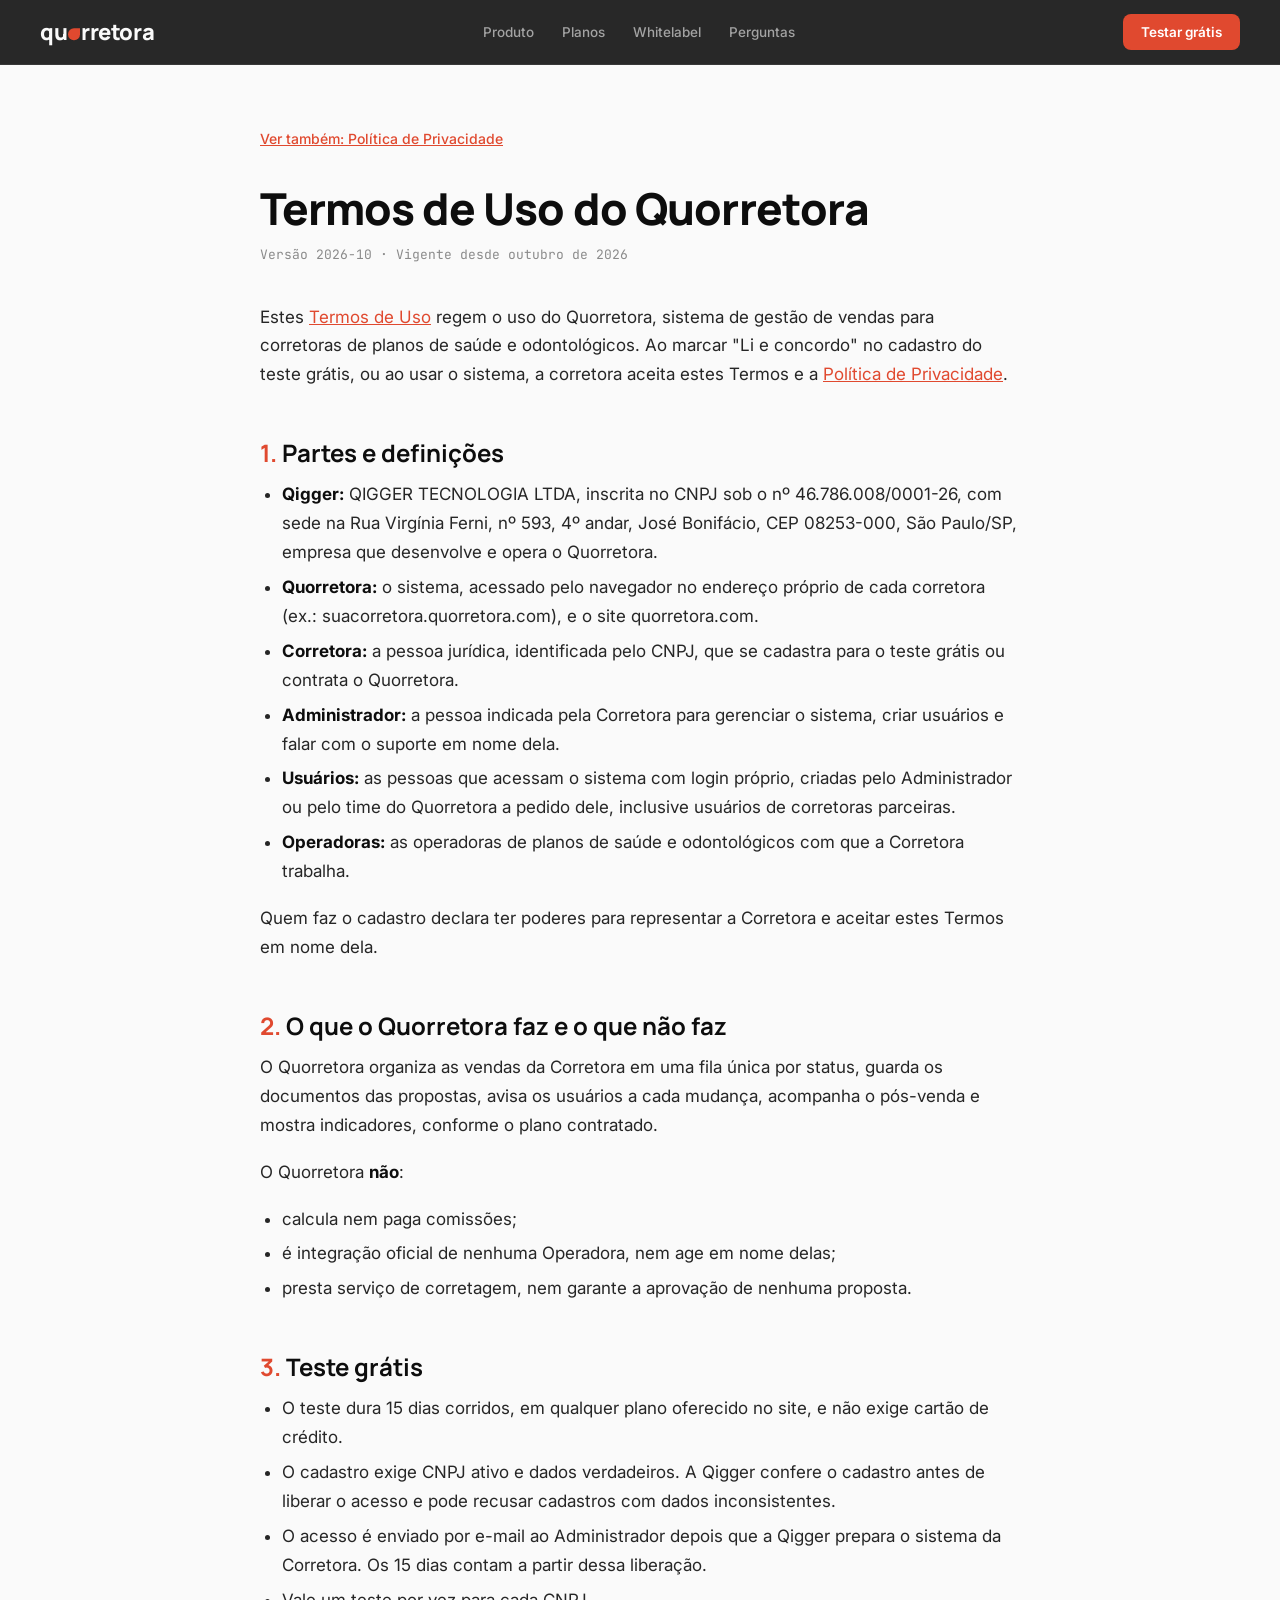
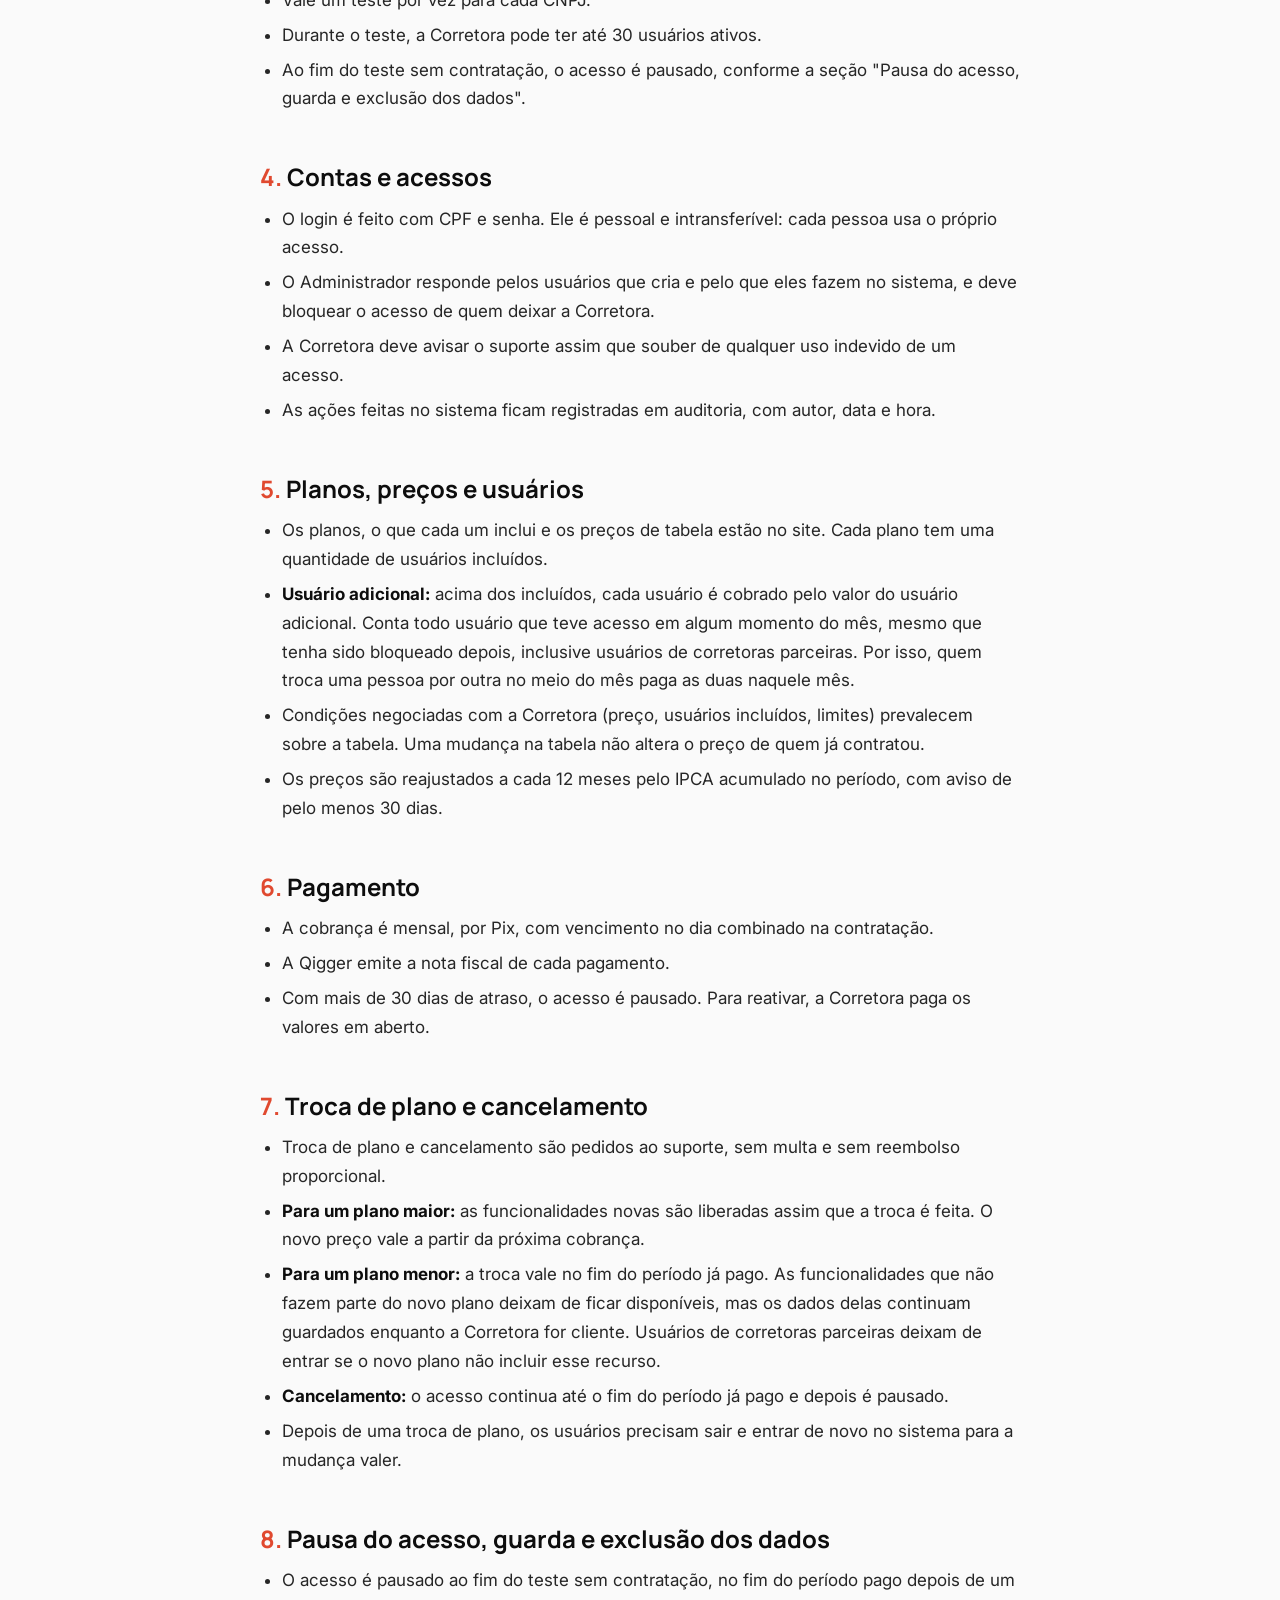
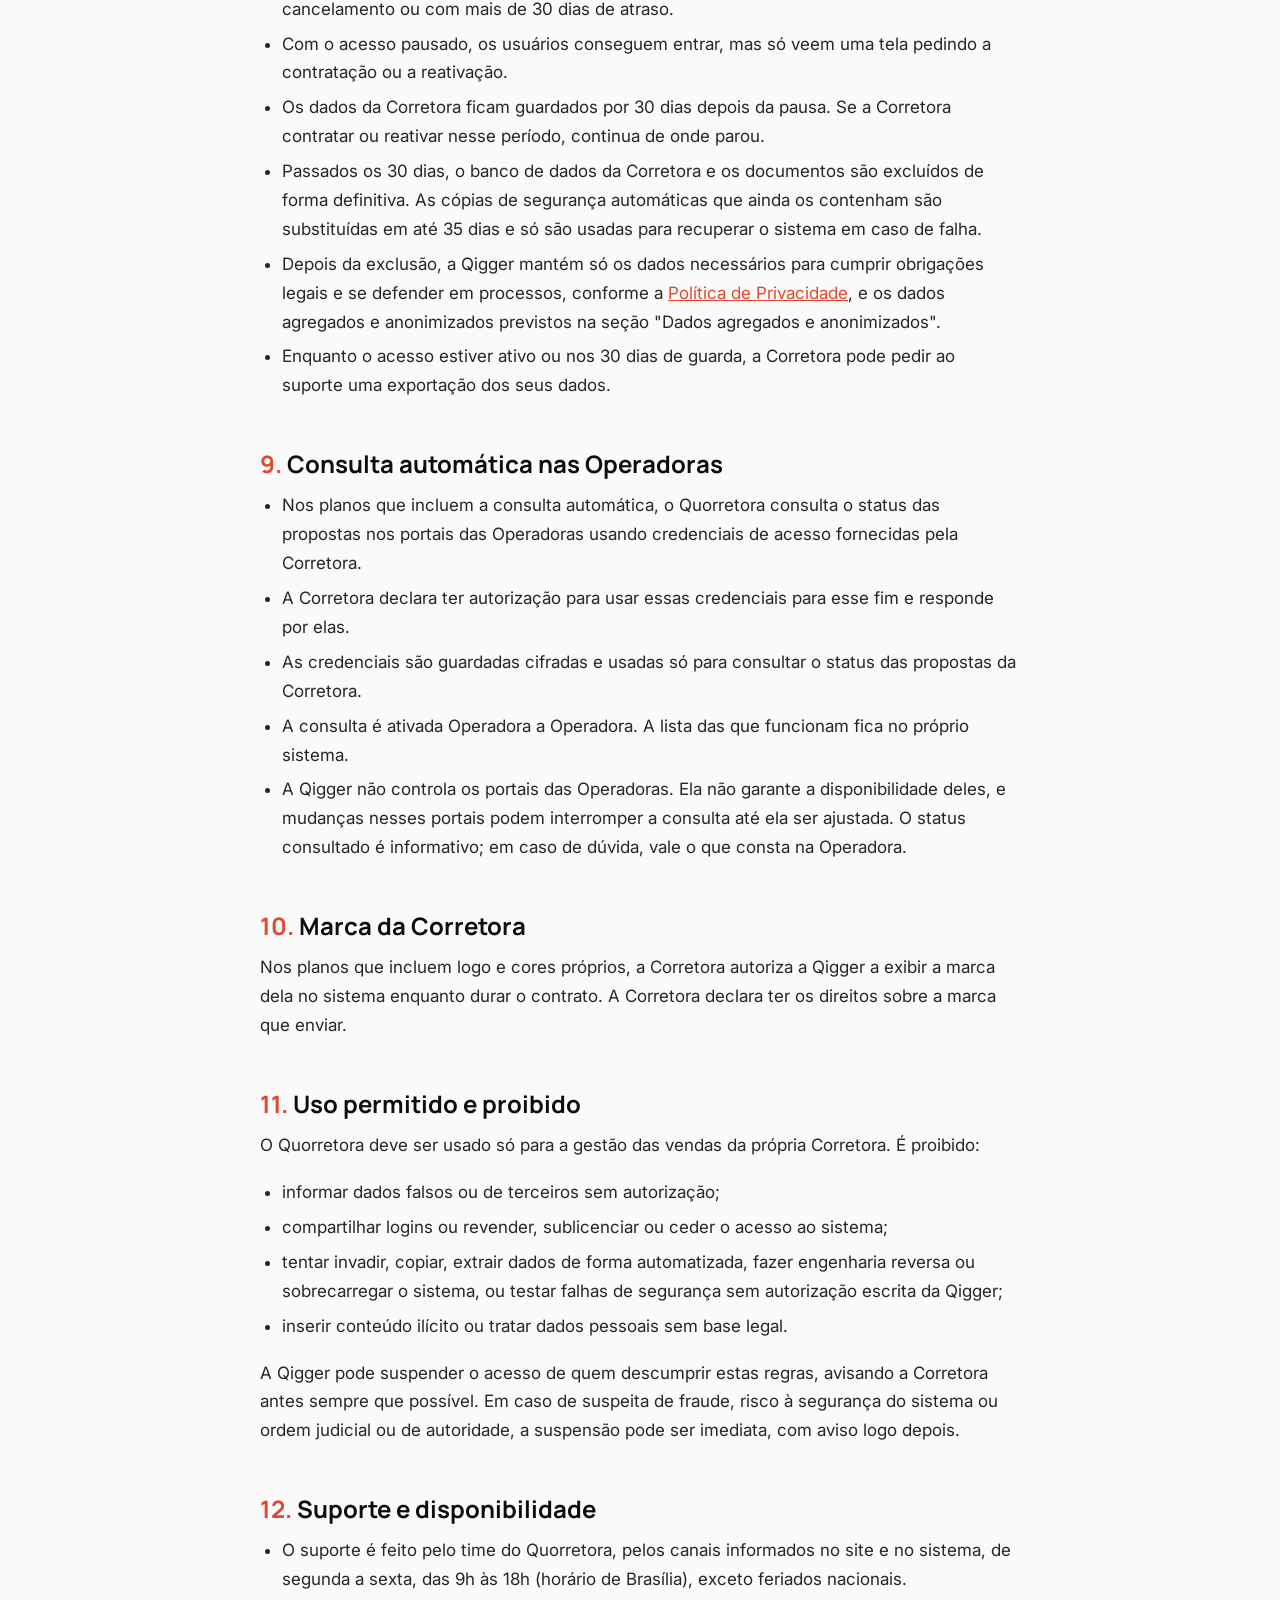
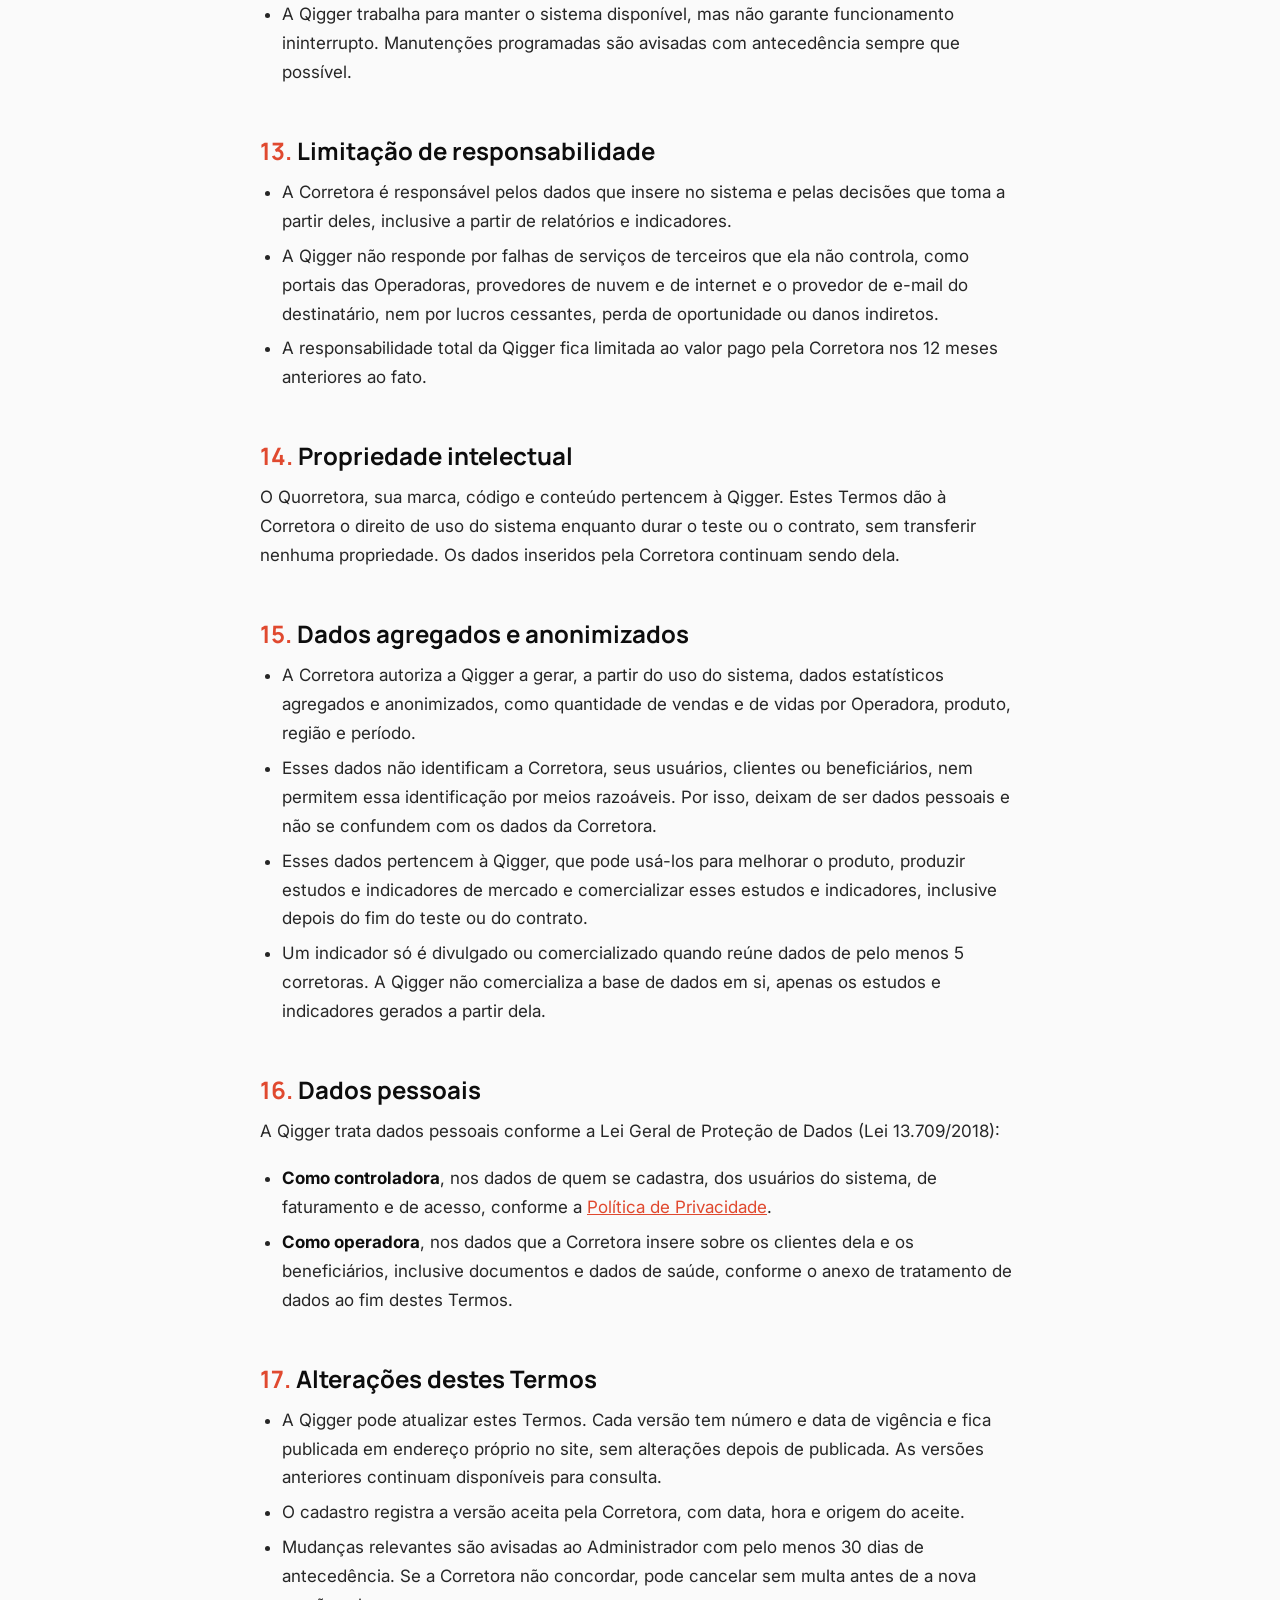
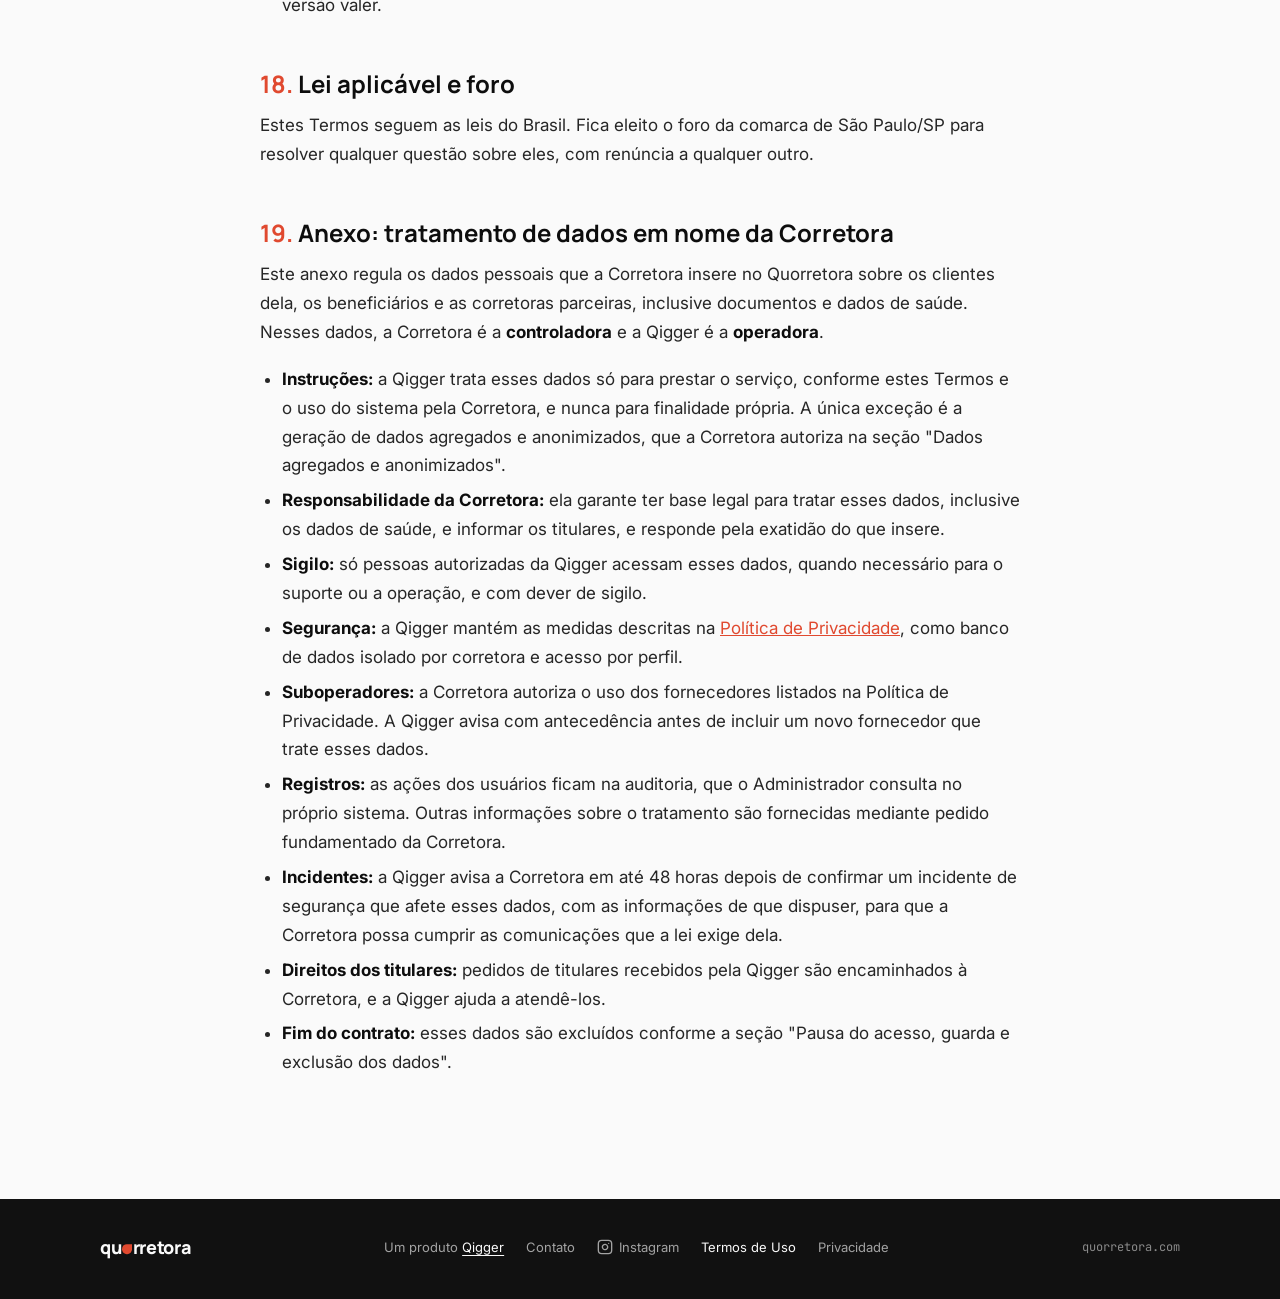
<file: termos-de-uso-2026-10.html>
<!DOCTYPE html>
<!--
  ARQUIVO CONGELADO: Termos de Uso, versão 2026-10.
  Depois de publicado, este arquivo nunca mais é editado, nem o cabeçalho nem o rodapé: o hash
  SHA-256 dele está em legal-versions.md e prova o texto que a corretora aceitou no cadastro.
  Uma mudança de texto vira um arquivo novo (termos-de-uso-AAAA-MM.html).
-->
<html lang="pt-BR">
<head>
<meta charset="utf-8">
<meta name="viewport" content="width=device-width, initial-scale=1">
<title>Termos de Uso, versão 2026-10 · Quorretora</title>
<meta name="description" content="Termos de Uso do Quorretora: teste grátis, planos e usuários, pagamento, troca de plano e cancelamento, guarda e exclusão dos dados e tratamento de dados em nome da corretora.">
<meta name="theme-color" content="#161616">
<link rel="canonical" href="https://quorretora.com/termos-de-uso-2026-10.html">
<link rel="icon" type="image/svg+xml" href="favicon.svg">
<link rel="icon" type="image/png" sizes="48x48" href="assets/icons/favicon-48.png">
<link rel="apple-touch-icon" href="apple-touch-icon.png">
<link rel="preconnect" href="https://fonts.googleapis.com">
<link rel="preconnect" href="https://fonts.gstatic.com" crossorigin>
<link href="https://fonts.googleapis.com/css2?family=Manrope:wght@600;700;800&family=Inter:wght@400;500;600&family=JetBrains+Mono:wght@400;500&display=swap" rel="stylesheet">
<link rel="stylesheet" href="assets/css/site.css">
<link rel="stylesheet" href="assets/css/legal.css">
</head>
<body>
<header style="position:fixed;top:0;left:0;right:0;z-index:60;background:rgba(22,22,22,.92);backdrop-filter:blur(10px);border-bottom:1px solid rgba(255,255,255,.07)">
  <div style="max-width:1200px;margin:0 auto;padding:0 20px;height:64px;display:flex;align-items:center;justify-content:space-between;gap:16px">
    <a href="./" class="hv-light" style="display:flex;align-items:baseline;font-family:Manrope,sans-serif;font-weight:800;font-size:22px;letter-spacing:-0.02em">qu<span style="display:inline-block;width:.56em;height:.56em;background:#E0492F;border-radius:48% 0 48% 48%;margin:0 .04em;transform:translateY(.01em)"><span class="visually-hidden">o</span></span>rretora</a>
    <nav id="site-nav" style="display:flex;gap:28px;font-size:13.5px;font-weight:500">
      <a href="./#produto" class="hv-muted">Produto</a>
      <a href="./#precos" class="hv-muted">Planos</a>
      <a href="./#sua-marca" class="hv-muted">Whitelabel</a>
      <a href="./#faq" class="hv-muted">Perguntas</a>
    </nav>
    <a href="./#teste" class="btn-cta" style="font-size:13.5px;font-weight:600;padding:10px 18px;border-radius:8px;white-space:nowrap">Testar grátis</a>
  </div>
</header>
<main class="legal-main">
  <div class="legal-wrap">
    <a href="politica-de-privacidade-2026-10.html" class="legal-crosslink">Ver também: Política de Privacidade</a>
    <h1 class="legal-title">Termos de Uso do Quorretora</h1>
    <p class="legal-version">Versão 2026-10 · Vigente desde outubro de 2026</p>
    <div id="legal-body">
      <p>Estes <a href="termos-de-uso-2026-10.html">Termos de Uso</a> regem o uso do Quorretora, sistema de gestão de vendas para corretoras de planos de saúde e odontológicos. Ao marcar "Li e concordo" no cadastro do teste grátis, ou ao usar o sistema, a corretora aceita estes Termos e a <a href="politica-de-privacidade-2026-10.html">Política de Privacidade</a>.</p>

      <h2>Partes e definições</h2>

      <ul>
        <li><strong>Qigger:</strong> QIGGER TECNOLOGIA LTDA, inscrita no CNPJ sob o nº 46.786.008/0001-26, com sede na Rua Virgínia Ferni, nº 593, 4º andar, José Bonifácio, CEP 08253-000, São Paulo/SP, empresa que desenvolve e opera o Quorretora.</li>
        <li><strong>Quorretora:</strong> o sistema, acessado pelo navegador no endereço próprio de cada corretora (ex.: suacorretora.quorretora.com), e o site quorretora.com.</li>
        <li><strong>Corretora:</strong> a pessoa jurídica, identificada pelo CNPJ, que se cadastra para o teste grátis ou contrata o Quorretora.</li>
        <li><strong>Administrador:</strong> a pessoa indicada pela Corretora para gerenciar o sistema, criar usuários e falar com o suporte em nome dela.</li>
        <li><strong>Usuários:</strong> as pessoas que acessam o sistema com login próprio, criadas pelo Administrador ou pelo time do Quorretora a pedido dele, inclusive usuários de corretoras parceiras.</li>
        <li><strong>Operadoras:</strong> as operadoras de planos de saúde e odontológicos com que a Corretora trabalha.</li>
      </ul>

      <p>Quem faz o cadastro declara ter poderes para representar a Corretora e aceitar estes Termos em nome dela.</p>

      <h2>O que o Quorretora faz e o que não faz</h2>

      <p>O Quorretora organiza as vendas da Corretora em uma fila única por status, guarda os documentos das propostas, avisa os usuários a cada mudança, acompanha o pós-venda e mostra indicadores, conforme o plano contratado.</p>

      <p>O Quorretora <strong>não</strong>:</p>

      <ul>
        <li>calcula nem paga comissões;</li>
        <li>é integração oficial de nenhuma Operadora, nem age em nome delas;</li>
        <li>presta serviço de corretagem, nem garante a aprovação de nenhuma proposta.</li>
      </ul>

      <h2>Teste grátis</h2>

      <ul>
        <li>O teste dura 15 dias corridos, em qualquer plano oferecido no site, e não exige cartão de crédito.</li>
        <li>O cadastro exige CNPJ ativo e dados verdadeiros. A Qigger confere o cadastro antes de liberar o acesso e pode recusar cadastros com dados inconsistentes.</li>
        <li>O acesso é enviado por e-mail ao Administrador depois que a Qigger prepara o sistema da Corretora. Os 15 dias contam a partir dessa liberação.</li>
        <li>Vale um teste por vez para cada CNPJ.</li>
        <li>Durante o teste, a Corretora pode ter até 30 usuários ativos.</li>
        <li>Ao fim do teste sem contratação, o acesso é pausado, conforme a seção "Pausa do acesso, guarda e exclusão dos dados".</li>
      </ul>

      <h2>Contas e acessos</h2>

      <ul>
        <li>O login é feito com CPF e senha. Ele é pessoal e intransferível: cada pessoa usa o próprio acesso.</li>
        <li>O Administrador responde pelos usuários que cria e pelo que eles fazem no sistema, e deve bloquear o acesso de quem deixar a Corretora.</li>
        <li>A Corretora deve avisar o suporte assim que souber de qualquer uso indevido de um acesso.</li>
        <li>As ações feitas no sistema ficam registradas em auditoria, com autor, data e hora.</li>
      </ul>

      <h2>Planos, preços e usuários</h2>

      <ul>
        <li>Os planos, o que cada um inclui e os preços de tabela estão no site. Cada plano tem uma quantidade de usuários incluídos.</li>
        <li><strong>Usuário adicional:</strong> acima dos incluídos, cada usuário é cobrado pelo valor do usuário adicional. Conta todo usuário que teve acesso em algum momento do mês, mesmo que tenha sido bloqueado depois, inclusive usuários de corretoras parceiras. Por isso, quem troca uma pessoa por outra no meio do mês paga as duas naquele mês.</li>
        <li>Condições negociadas com a Corretora (preço, usuários incluídos, limites) prevalecem sobre a tabela. Uma mudança na tabela não altera o preço de quem já contratou.</li>
        <li>Os preços são reajustados a cada 12 meses pelo IPCA acumulado no período, com aviso de pelo menos 30 dias.</li>
      </ul>

      <h2>Pagamento</h2>

      <ul>
        <li>A cobrança é mensal, por Pix, com vencimento no dia combinado na contratação.</li>
        <li>A Qigger emite a nota fiscal de cada pagamento.</li>
        <li>Com mais de 30 dias de atraso, o acesso é pausado. Para reativar, a Corretora paga os valores em aberto.</li>
      </ul>

      <h2>Troca de plano e cancelamento</h2>

      <ul>
        <li>Troca de plano e cancelamento são pedidos ao suporte, sem multa e sem reembolso proporcional.</li>
        <li><strong>Para um plano maior:</strong> as funcionalidades novas são liberadas assim que a troca é feita. O novo preço vale a partir da próxima cobrança.</li>
        <li><strong>Para um plano menor:</strong> a troca vale no fim do período já pago. As funcionalidades que não fazem parte do novo plano deixam de ficar disponíveis, mas os dados delas continuam guardados enquanto a Corretora for cliente. Usuários de corretoras parceiras deixam de entrar se o novo plano não incluir esse recurso.</li>
        <li><strong>Cancelamento:</strong> o acesso continua até o fim do período já pago e depois é pausado.</li>
        <li>Depois de uma troca de plano, os usuários precisam sair e entrar de novo no sistema para a mudança valer.</li>
      </ul>

      <h2>Pausa do acesso, guarda e exclusão dos dados</h2>

      <ul>
        <li>O acesso é pausado ao fim do teste sem contratação, no fim do período pago depois de um cancelamento ou com mais de 30 dias de atraso.</li>
        <li>Com o acesso pausado, os usuários conseguem entrar, mas só veem uma tela pedindo a contratação ou a reativação.</li>
        <li>Os dados da Corretora ficam guardados por 30 dias depois da pausa. Se a Corretora contratar ou reativar nesse período, continua de onde parou.</li>
        <li>Passados os 30 dias, o banco de dados da Corretora e os documentos são excluídos de forma definitiva. As cópias de segurança automáticas que ainda os contenham são substituídas em até 35 dias e só são usadas para recuperar o sistema em caso de falha.</li>
        <li>Depois da exclusão, a Qigger mantém só os dados necessários para cumprir obrigações legais e se defender em processos, conforme a <a href="politica-de-privacidade-2026-10.html">Política de Privacidade</a>, e os dados agregados e anonimizados previstos na seção "Dados agregados e anonimizados".</li>
        <li>Enquanto o acesso estiver ativo ou nos 30 dias de guarda, a Corretora pode pedir ao suporte uma exportação dos seus dados.</li>
      </ul>

      <h2>Consulta automática nas Operadoras</h2>

      <ul>
        <li>Nos planos que incluem a consulta automática, o Quorretora consulta o status das propostas nos portais das Operadoras usando credenciais de acesso fornecidas pela Corretora.</li>
        <li>A Corretora declara ter autorização para usar essas credenciais para esse fim e responde por elas.</li>
        <li>As credenciais são guardadas cifradas e usadas só para consultar o status das propostas da Corretora.</li>
        <li>A consulta é ativada Operadora a Operadora. A lista das que funcionam fica no próprio sistema.</li>
        <li>A Qigger não controla os portais das Operadoras. Ela não garante a disponibilidade deles, e mudanças nesses portais podem interromper a consulta até ela ser ajustada. O status consultado é informativo; em caso de dúvida, vale o que consta na Operadora.</li>
      </ul>

      <h2>Marca da Corretora</h2>

      <p>Nos planos que incluem logo e cores próprios, a Corretora autoriza a Qigger a exibir a marca dela no sistema enquanto durar o contrato. A Corretora declara ter os direitos sobre a marca que enviar.</p>

      <h2>Uso permitido e proibido</h2>

      <p>O Quorretora deve ser usado só para a gestão das vendas da própria Corretora. É proibido:</p>

      <ul>
        <li>informar dados falsos ou de terceiros sem autorização;</li>
        <li>compartilhar logins ou revender, sublicenciar ou ceder o acesso ao sistema;</li>
        <li>tentar invadir, copiar, extrair dados de forma automatizada, fazer engenharia reversa ou sobrecarregar o sistema, ou testar falhas de segurança sem autorização escrita da Qigger;</li>
        <li>inserir conteúdo ilícito ou tratar dados pessoais sem base legal.</li>
      </ul>

      <p>A Qigger pode suspender o acesso de quem descumprir estas regras, avisando a Corretora antes sempre que possível. Em caso de suspeita de fraude, risco à segurança do sistema ou ordem judicial ou de autoridade, a suspensão pode ser imediata, com aviso logo depois.</p>

      <h2>Suporte e disponibilidade</h2>

      <ul>
        <li>O suporte é feito pelo time do Quorretora, pelos canais informados no site e no sistema, de segunda a sexta, das 9h às 18h (horário de Brasília), exceto feriados nacionais.</li>
        <li>A Qigger trabalha para manter o sistema disponível, mas não garante funcionamento ininterrupto. Manutenções programadas são avisadas com antecedência sempre que possível.</li>
      </ul>

      <h2>Limitação de responsabilidade</h2>

      <ul>
        <li>A Corretora é responsável pelos dados que insere no sistema e pelas decisões que toma a partir deles, inclusive a partir de relatórios e indicadores.</li>
        <li>A Qigger não responde por falhas de serviços de terceiros que ela não controla, como portais das Operadoras, provedores de nuvem e de internet e o provedor de e-mail do destinatário, nem por lucros cessantes, perda de oportunidade ou danos indiretos.</li>
        <li>A responsabilidade total da Qigger fica limitada ao valor pago pela Corretora nos 12 meses anteriores ao fato.</li>
      </ul>

      <h2>Propriedade intelectual</h2>

      <p>O Quorretora, sua marca, código e conteúdo pertencem à Qigger. Estes Termos dão à Corretora o direito de uso do sistema enquanto durar o teste ou o contrato, sem transferir nenhuma propriedade. Os dados inseridos pela Corretora continuam sendo dela.</p>

      <h2>Dados agregados e anonimizados</h2>

      <ul>
        <li>A Corretora autoriza a Qigger a gerar, a partir do uso do sistema, dados estatísticos agregados e anonimizados, como quantidade de vendas e de vidas por Operadora, produto, região e período.</li>
        <li>Esses dados não identificam a Corretora, seus usuários, clientes ou beneficiários, nem permitem essa identificação por meios razoáveis. Por isso, deixam de ser dados pessoais e não se confundem com os dados da Corretora.</li>
        <li>Esses dados pertencem à Qigger, que pode usá-los para melhorar o produto, produzir estudos e indicadores de mercado e comercializar esses estudos e indicadores, inclusive depois do fim do teste ou do contrato.</li>
        <li>Um indicador só é divulgado ou comercializado quando reúne dados de pelo menos 5 corretoras. A Qigger não comercializa a base de dados em si, apenas os estudos e indicadores gerados a partir dela.</li>
      </ul>

      <h2>Dados pessoais</h2>

      <p>A Qigger trata dados pessoais conforme a Lei Geral de Proteção de Dados (Lei 13.709/2018):</p>

      <ul>
        <li><strong>Como controladora</strong>, nos dados de quem se cadastra, dos usuários do sistema, de faturamento e de acesso, conforme a <a href="politica-de-privacidade-2026-10.html">Política de Privacidade</a>.</li>
        <li><strong>Como operadora</strong>, nos dados que a Corretora insere sobre os clientes dela e os beneficiários, inclusive documentos e dados de saúde, conforme o anexo de tratamento de dados ao fim destes Termos.</li>
      </ul>

      <h2>Alterações destes Termos</h2>

      <ul>
        <li>A Qigger pode atualizar estes Termos. Cada versão tem número e data de vigência e fica publicada em endereço próprio no site, sem alterações depois de publicada. As versões anteriores continuam disponíveis para consulta.</li>
        <li>O cadastro registra a versão aceita pela Corretora, com data, hora e origem do aceite.</li>
        <li>Mudanças relevantes são avisadas ao Administrador com pelo menos 30 dias de antecedência. Se a Corretora não concordar, pode cancelar sem multa antes de a nova versão valer.</li>
      </ul>

      <h2>Lei aplicável e foro</h2>

      <p>Estes Termos seguem as leis do Brasil. Fica eleito o foro da comarca de São Paulo/SP para resolver qualquer questão sobre eles, com renúncia a qualquer outro.</p>

      <h2>Anexo: tratamento de dados em nome da Corretora</h2>

      <p>Este anexo regula os dados pessoais que a Corretora insere no Quorretora sobre os clientes dela, os beneficiários e as corretoras parceiras, inclusive documentos e dados de saúde. Nesses dados, a Corretora é a <strong>controladora</strong> e a Qigger é a <strong>operadora</strong>.</p>

      <ul>
        <li><strong>Instruções:</strong> a Qigger trata esses dados só para prestar o serviço, conforme estes Termos e o uso do sistema pela Corretora, e nunca para finalidade própria. A única exceção é a geração de dados agregados e anonimizados, que a Corretora autoriza na seção "Dados agregados e anonimizados".</li>
        <li><strong>Responsabilidade da Corretora:</strong> ela garante ter base legal para tratar esses dados, inclusive os dados de saúde, e informar os titulares, e responde pela exatidão do que insere.</li>
        <li><strong>Sigilo:</strong> só pessoas autorizadas da Qigger acessam esses dados, quando necessário para o suporte ou a operação, e com dever de sigilo.</li>
        <li><strong>Segurança:</strong> a Qigger mantém as medidas descritas na <a href="politica-de-privacidade-2026-10.html">Política de Privacidade</a>, como banco de dados isolado por corretora e acesso por perfil.</li>
        <li><strong>Suboperadores:</strong> a Corretora autoriza o uso dos fornecedores listados na Política de Privacidade. A Qigger avisa com antecedência antes de incluir um novo fornecedor que trate esses dados.</li>
        <li><strong>Registros:</strong> as ações dos usuários ficam na auditoria, que o Administrador consulta no próprio sistema. Outras informações sobre o tratamento são fornecidas mediante pedido fundamentado da Corretora.</li>
        <li><strong>Incidentes:</strong> a Qigger avisa a Corretora em até 48 horas depois de confirmar um incidente de segurança que afete esses dados, com as informações de que dispuser, para que a Corretora possa cumprir as comunicações que a lei exige dela.</li>
        <li><strong>Direitos dos titulares:</strong> pedidos de titulares recebidos pela Qigger são encaminhados à Corretora, e a Qigger ajuda a atendê-los.</li>
        <li><strong>Fim do contrato:</strong> esses dados são excluídos conforme a seção "Pausa do acesso, guarda e exclusão dos dados".</li>
      </ul>
    </div>
  </div>
</main>
<footer style="background:#111111;color:#A3A3A3;padding:36px 24px 40px">
  <div style="max-width:1080px;margin:0 auto;display:flex;flex-wrap:wrap;align-items:center;justify-content:space-between;gap:18px">
    <div style="display:flex;align-items:baseline;font-family:Manrope,sans-serif;font-weight:800;font-size:18px;letter-spacing:-0.02em;color:#FAFAFA">qu<span style="display:inline-block;width:.56em;height:.56em;background:#E0492F;border-radius:48% 0 48% 48%;margin:0 .04em;transform:translateY(.01em)"><span class="visually-hidden">o</span></span>rretora</div>
    <div style="display:flex;flex-wrap:wrap;gap:22px;font-size:13px">
      <span>Um produto <a href="https://qigger.com" target="_blank" rel="noopener" class="link-brand">Qigger</a></span>
      <a href="https://wa.me/5511984414559?text=Ol%C3%A1!%20Quero%20saber%20mais%20sobre%20o%20Quorretora." target="_blank" rel="noopener" class="hv-muted">Contato</a>
      <a href="https://instagram.com/quorretora" target="_blank" rel="noopener" class="hv-muted" style="display:flex;align-items:center;gap:6px"><svg width="16" height="16" viewBox="0 0 24 24" fill="none" stroke="currentColor" stroke-width="2" stroke-linecap="round" stroke-linejoin="round" aria-hidden="true"><rect width="20" height="20" x="2" y="2" rx="5" ry="5"></rect><path d="M16 11.37A4 4 0 1 1 12.63 8 4 4 0 0 1 16 11.37z"></path><line x1="17.5" x2="17.51" y1="6.5" y2="6.5"></line></svg>Instagram</a>
      <a href="termos-de-uso.html" class="hv-light">Termos de Uso</a>
      <a href="politica-de-privacidade.html" class="hv-muted">Privacidade</a>
    </div>
    <span style="font-family:'JetBrains Mono',monospace;font-size:12px;color:#8A8A8A">quorretora.com</span>
  </div>
</footer>
</body>
</html>
</file>
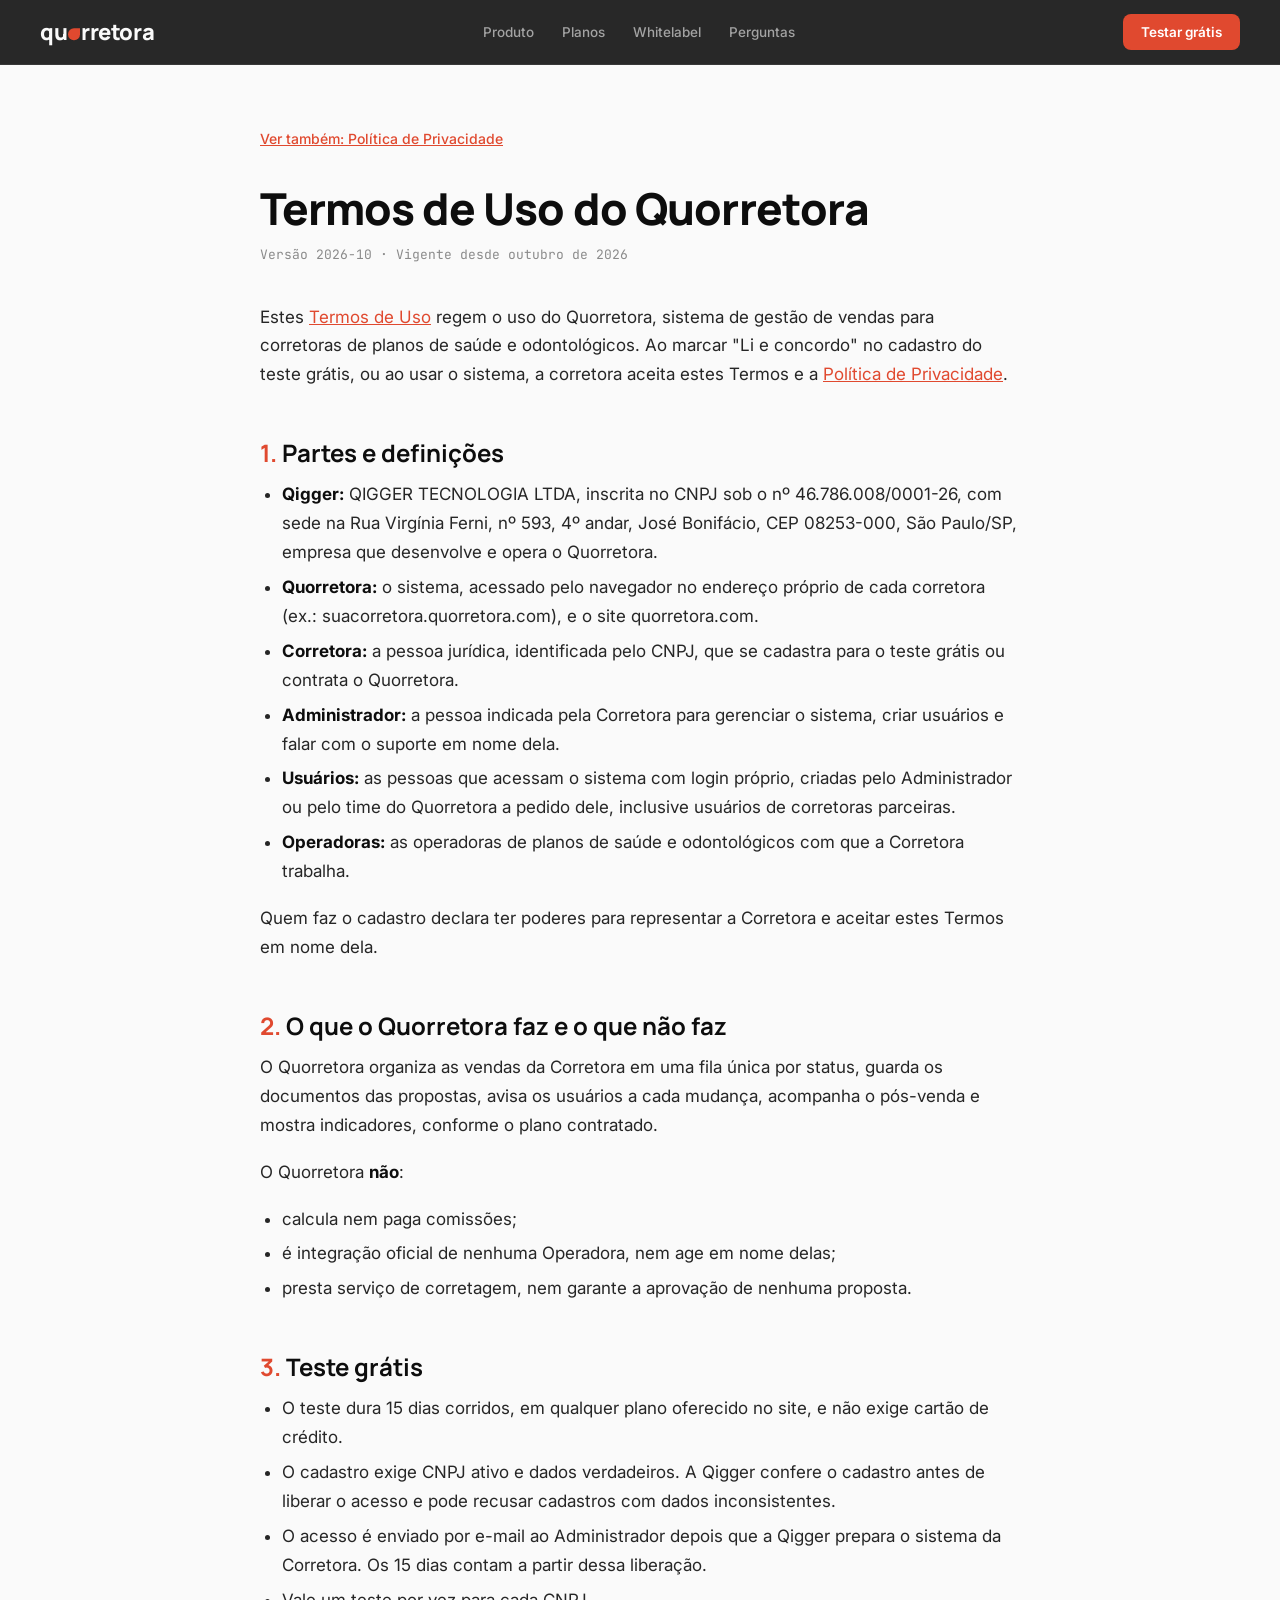
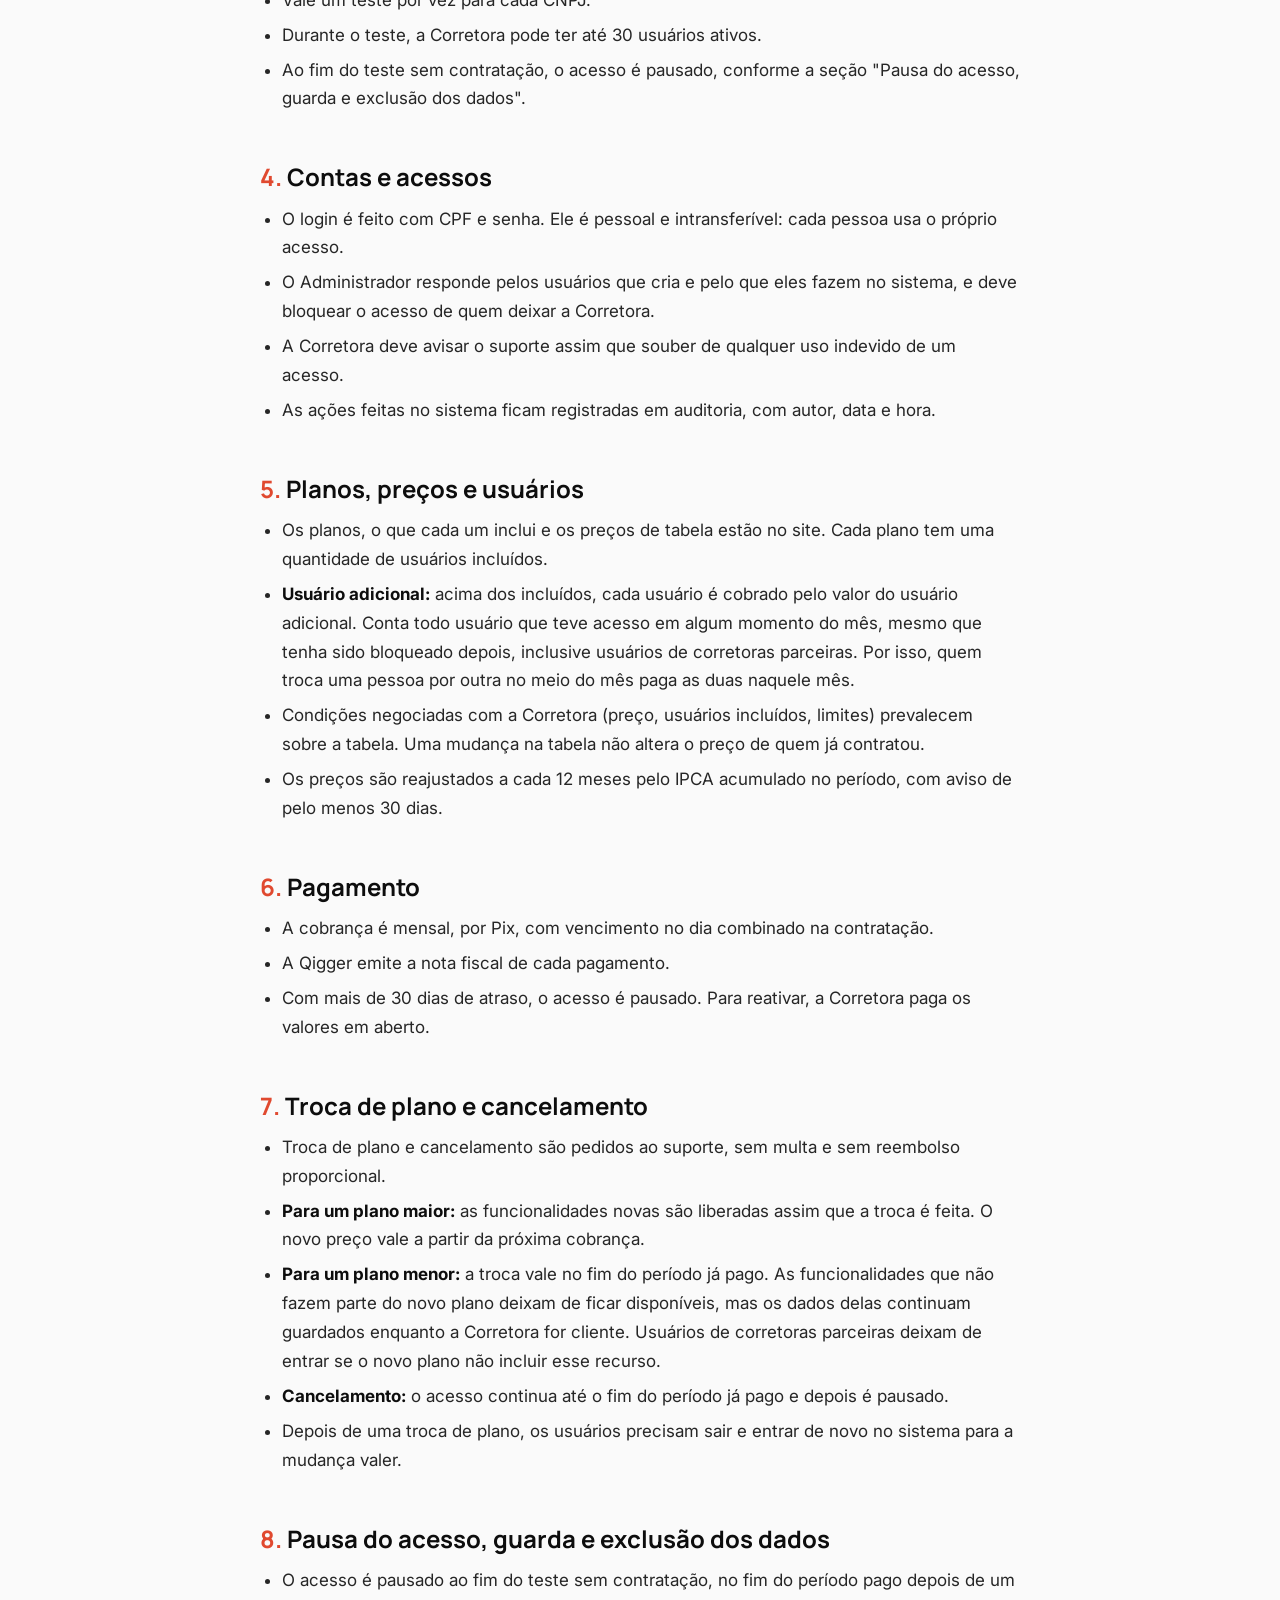
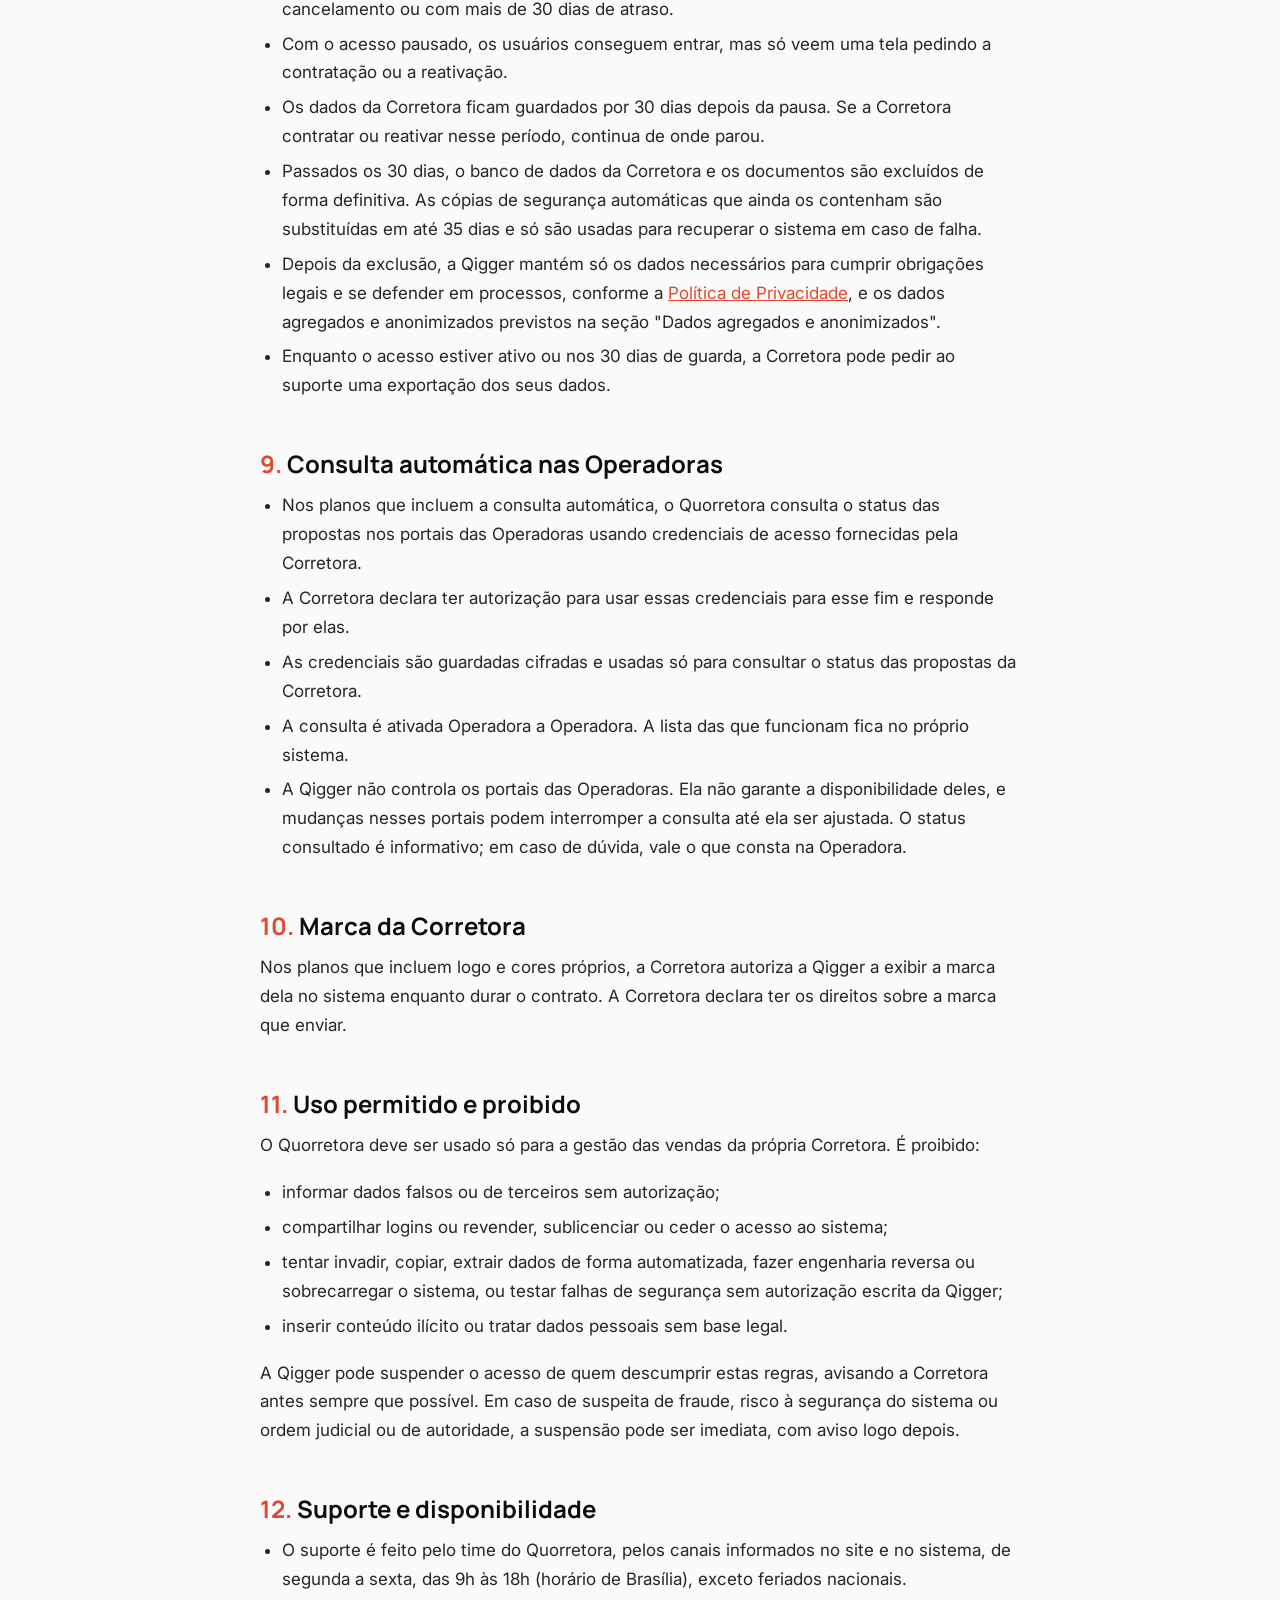
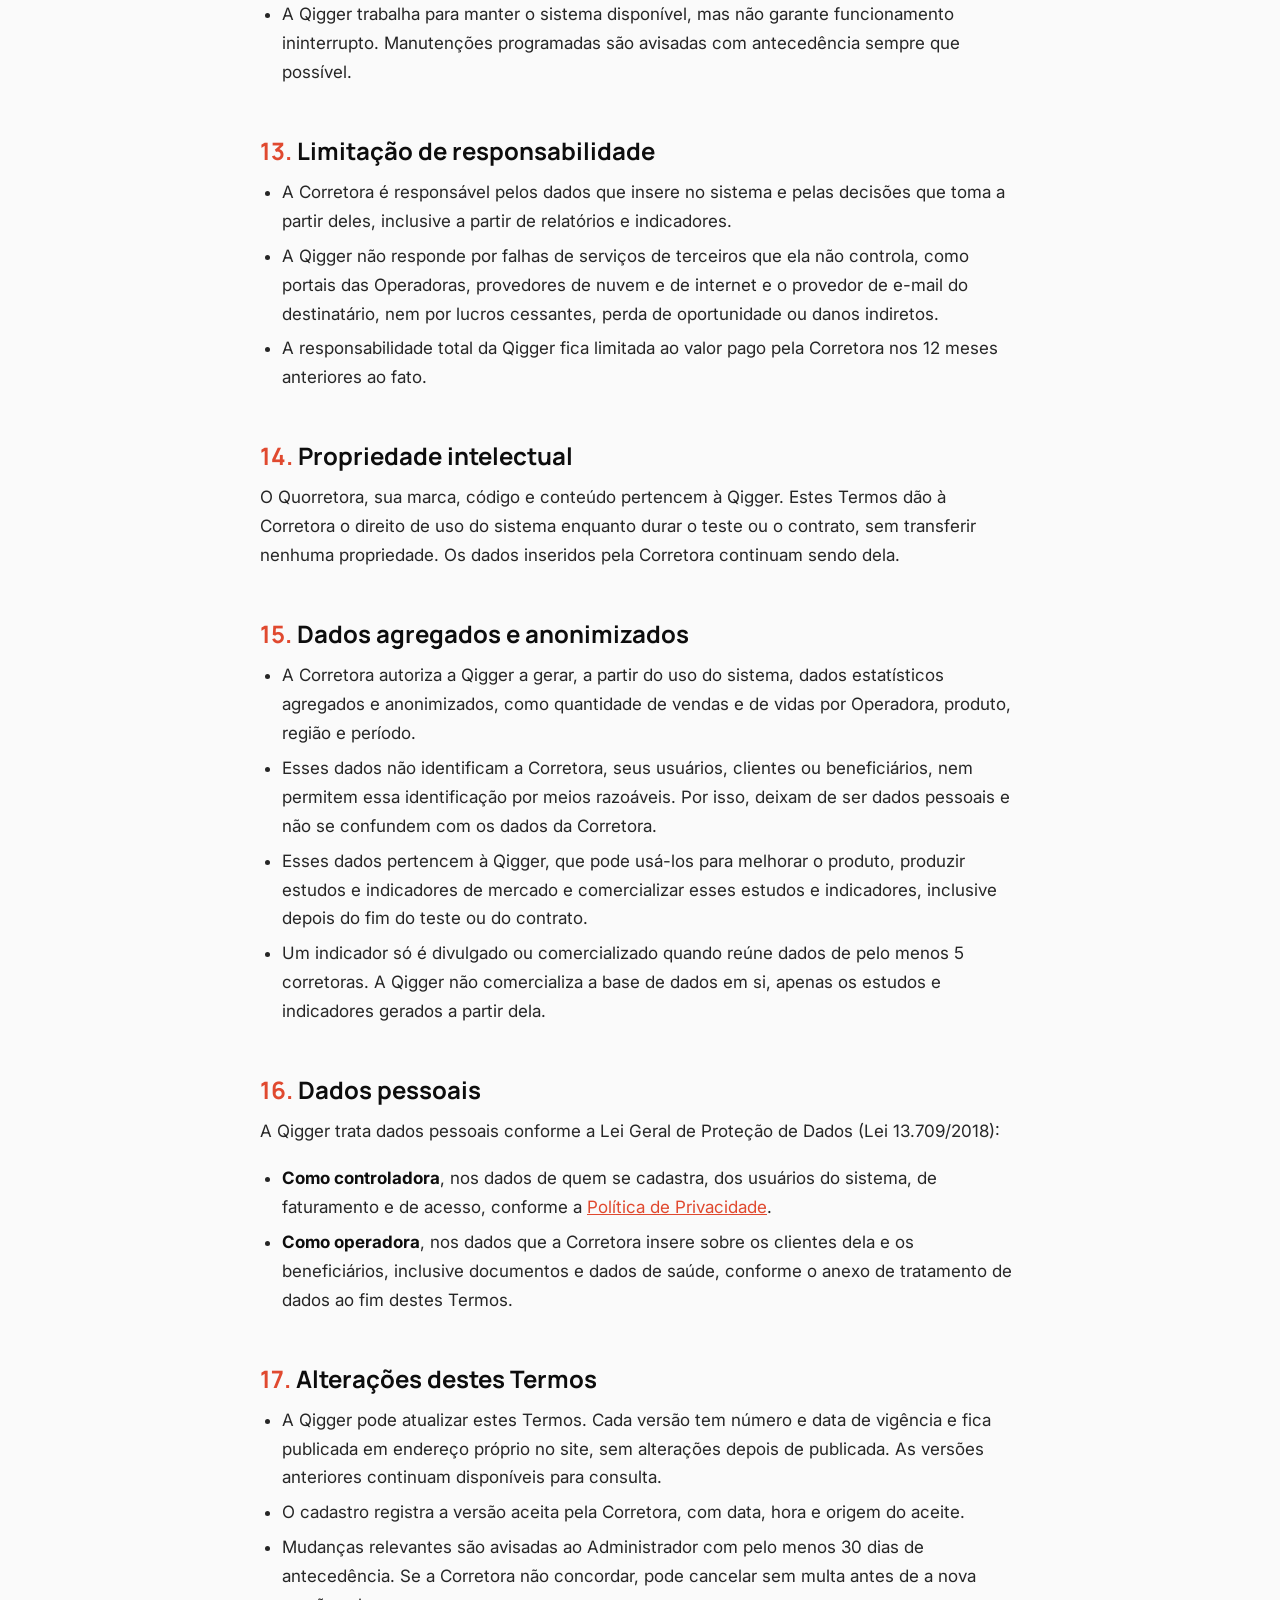
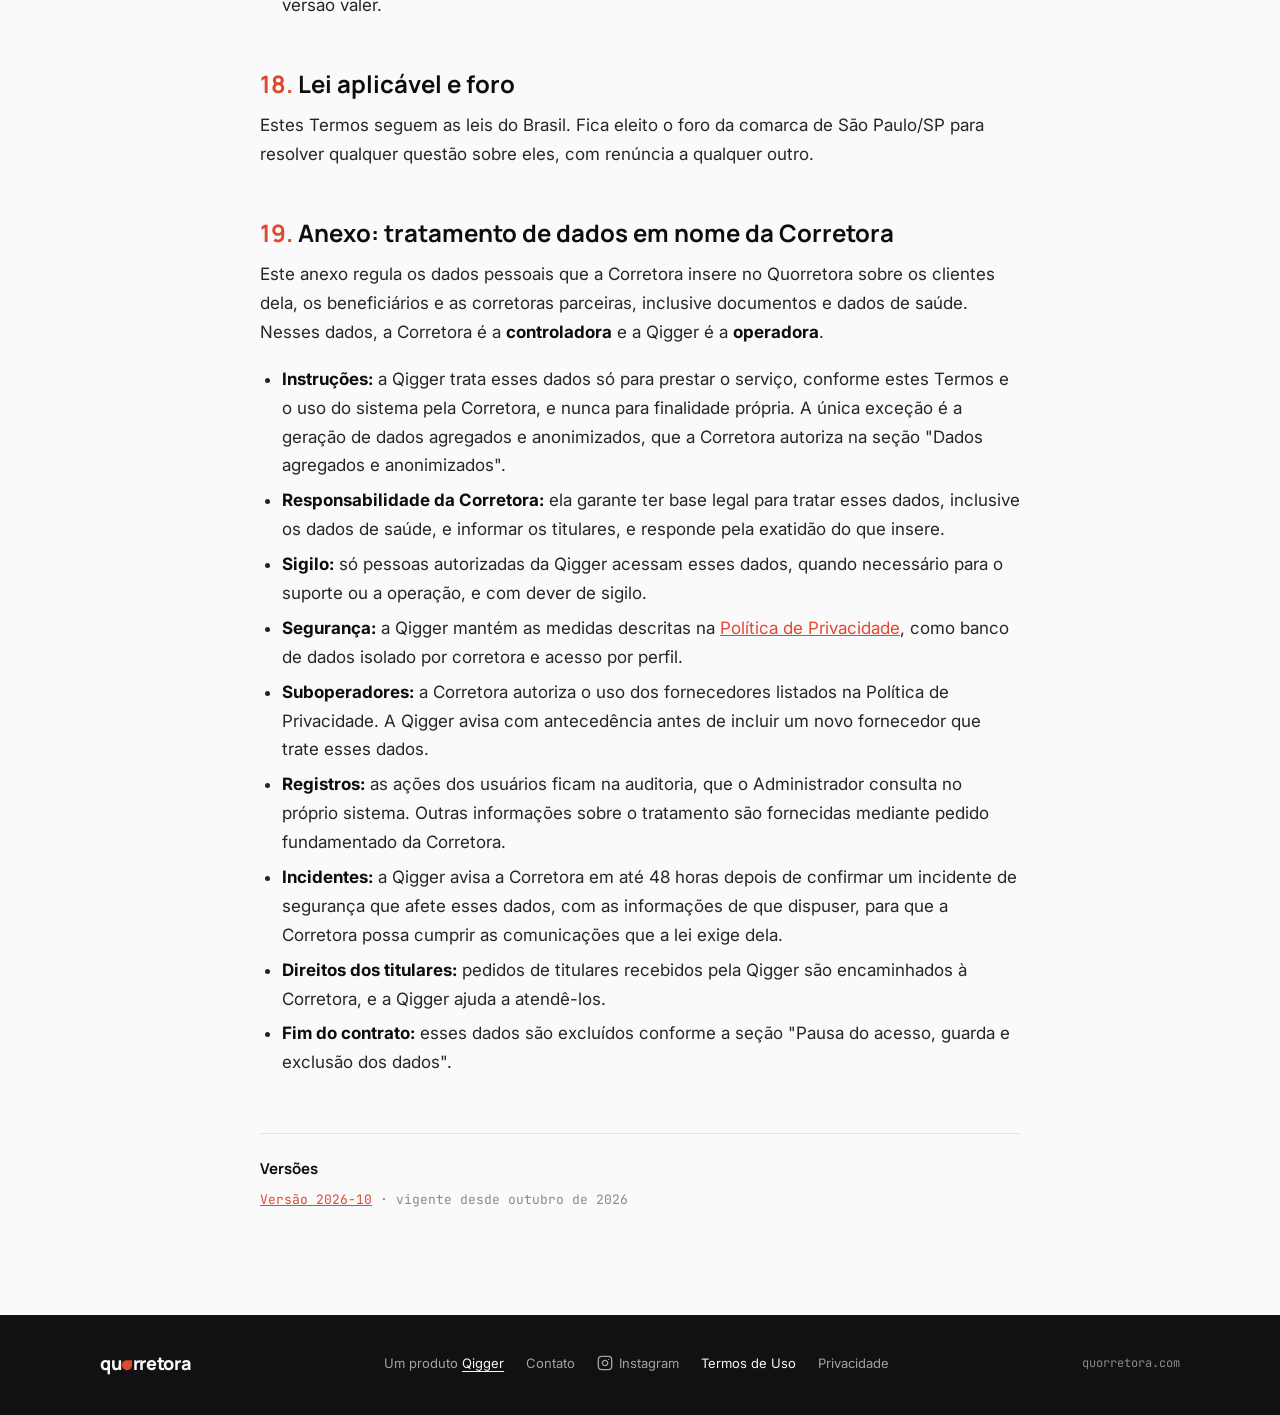
<file: termos-de-uso.html>
<!DOCTYPE html>
<html lang="pt-BR">
<head>
<meta charset="utf-8">
<meta name="viewport" content="width=device-width, initial-scale=1">
<title>Termos de Uso · Quorretora</title>
<meta name="description" content="Termos de Uso do Quorretora: teste grátis, planos e usuários, pagamento, troca de plano e cancelamento, guarda e exclusão dos dados e tratamento de dados em nome da corretora.">
<meta name="theme-color" content="#161616">
<link rel="canonical" href="https://quorretora.com/termos-de-uso.html">
<link rel="icon" type="image/svg+xml" href="favicon.svg">
<link rel="icon" type="image/png" sizes="48x48" href="assets/icons/favicon-48.png">
<link rel="apple-touch-icon" href="apple-touch-icon.png">
<link rel="preconnect" href="https://fonts.googleapis.com">
<link rel="preconnect" href="https://fonts.gstatic.com" crossorigin>
<link href="https://fonts.googleapis.com/css2?family=Manrope:wght@600;700;800&family=Inter:wght@400;500;600&family=JetBrains+Mono:wght@400;500&display=swap" rel="stylesheet">
<link rel="stylesheet" href="assets/css/site.css">
<link rel="stylesheet" href="assets/css/legal.css">
</head>
<body>
<header style="position:fixed;top:0;left:0;right:0;z-index:60;background:rgba(22,22,22,.92);backdrop-filter:blur(10px);border-bottom:1px solid rgba(255,255,255,.07)">
  <div style="max-width:1200px;margin:0 auto;padding:0 20px;height:64px;display:flex;align-items:center;justify-content:space-between;gap:16px">
    <a href="./" class="hv-light" style="display:flex;align-items:baseline;font-family:Manrope,sans-serif;font-weight:800;font-size:22px;letter-spacing:-0.02em">qu<span style="display:inline-block;width:.56em;height:.56em;background:#E0492F;border-radius:48% 0 48% 48%;margin:0 .04em;transform:translateY(.01em)"><span class="visually-hidden">o</span></span>rretora</a>
    <nav id="site-nav" style="display:flex;gap:28px;font-size:13.5px;font-weight:500">
      <a href="./#produto" class="hv-muted">Produto</a>
      <a href="./#precos" class="hv-muted">Planos</a>
      <a href="./#sua-marca" class="hv-muted">Whitelabel</a>
      <a href="./#faq" class="hv-muted">Perguntas</a>
    </nav>
    <a href="./#teste" class="btn-cta" style="font-size:13.5px;font-weight:600;padding:10px 18px;border-radius:8px;white-space:nowrap">Testar grátis</a>
  </div>
</header>
<main class="legal-main">
  <div class="legal-wrap">
    <a href="politica-de-privacidade.html" class="legal-crosslink">Ver também: Política de Privacidade</a>
    <h1 class="legal-title">Termos de Uso do Quorretora</h1>
    <p class="legal-version">Versão 2026-10 · Vigente desde outubro de 2026</p>
    <div id="legal-body">
      <p>Estes <a href="termos-de-uso.html">Termos de Uso</a> regem o uso do Quorretora, sistema de gestão de vendas para corretoras de planos de saúde e odontológicos. Ao marcar "Li e concordo" no cadastro do teste grátis, ou ao usar o sistema, a corretora aceita estes Termos e a <a href="politica-de-privacidade.html">Política de Privacidade</a>.</p>

      <h2>Partes e definições</h2>

      <ul>
        <li><strong>Qigger:</strong> QIGGER TECNOLOGIA LTDA, inscrita no CNPJ sob o nº 46.786.008/0001-26, com sede na Rua Virgínia Ferni, nº 593, 4º andar, José Bonifácio, CEP 08253-000, São Paulo/SP, empresa que desenvolve e opera o Quorretora.</li>
        <li><strong>Quorretora:</strong> o sistema, acessado pelo navegador no endereço próprio de cada corretora (ex.: suacorretora.quorretora.com), e o site quorretora.com.</li>
        <li><strong>Corretora:</strong> a pessoa jurídica, identificada pelo CNPJ, que se cadastra para o teste grátis ou contrata o Quorretora.</li>
        <li><strong>Administrador:</strong> a pessoa indicada pela Corretora para gerenciar o sistema, criar usuários e falar com o suporte em nome dela.</li>
        <li><strong>Usuários:</strong> as pessoas que acessam o sistema com login próprio, criadas pelo Administrador ou pelo time do Quorretora a pedido dele, inclusive usuários de corretoras parceiras.</li>
        <li><strong>Operadoras:</strong> as operadoras de planos de saúde e odontológicos com que a Corretora trabalha.</li>
      </ul>

      <p>Quem faz o cadastro declara ter poderes para representar a Corretora e aceitar estes Termos em nome dela.</p>

      <h2>O que o Quorretora faz e o que não faz</h2>

      <p>O Quorretora organiza as vendas da Corretora em uma fila única por status, guarda os documentos das propostas, avisa os usuários a cada mudança, acompanha o pós-venda e mostra indicadores, conforme o plano contratado.</p>

      <p>O Quorretora <strong>não</strong>:</p>

      <ul>
        <li>calcula nem paga comissões;</li>
        <li>é integração oficial de nenhuma Operadora, nem age em nome delas;</li>
        <li>presta serviço de corretagem, nem garante a aprovação de nenhuma proposta.</li>
      </ul>

      <h2>Teste grátis</h2>

      <ul>
        <li>O teste dura 15 dias corridos, em qualquer plano oferecido no site, e não exige cartão de crédito.</li>
        <li>O cadastro exige CNPJ ativo e dados verdadeiros. A Qigger confere o cadastro antes de liberar o acesso e pode recusar cadastros com dados inconsistentes.</li>
        <li>O acesso é enviado por e-mail ao Administrador depois que a Qigger prepara o sistema da Corretora. Os 15 dias contam a partir dessa liberação.</li>
        <li>Vale um teste por vez para cada CNPJ.</li>
        <li>Durante o teste, a Corretora pode ter até 30 usuários ativos.</li>
        <li>Ao fim do teste sem contratação, o acesso é pausado, conforme a seção "Pausa do acesso, guarda e exclusão dos dados".</li>
      </ul>

      <h2>Contas e acessos</h2>

      <ul>
        <li>O login é feito com CPF e senha. Ele é pessoal e intransferível: cada pessoa usa o próprio acesso.</li>
        <li>O Administrador responde pelos usuários que cria e pelo que eles fazem no sistema, e deve bloquear o acesso de quem deixar a Corretora.</li>
        <li>A Corretora deve avisar o suporte assim que souber de qualquer uso indevido de um acesso.</li>
        <li>As ações feitas no sistema ficam registradas em auditoria, com autor, data e hora.</li>
      </ul>

      <h2>Planos, preços e usuários</h2>

      <ul>
        <li>Os planos, o que cada um inclui e os preços de tabela estão no site. Cada plano tem uma quantidade de usuários incluídos.</li>
        <li><strong>Usuário adicional:</strong> acima dos incluídos, cada usuário é cobrado pelo valor do usuário adicional. Conta todo usuário que teve acesso em algum momento do mês, mesmo que tenha sido bloqueado depois, inclusive usuários de corretoras parceiras. Por isso, quem troca uma pessoa por outra no meio do mês paga as duas naquele mês.</li>
        <li>Condições negociadas com a Corretora (preço, usuários incluídos, limites) prevalecem sobre a tabela. Uma mudança na tabela não altera o preço de quem já contratou.</li>
        <li>Os preços são reajustados a cada 12 meses pelo IPCA acumulado no período, com aviso de pelo menos 30 dias.</li>
      </ul>

      <h2>Pagamento</h2>

      <ul>
        <li>A cobrança é mensal, por Pix, com vencimento no dia combinado na contratação.</li>
        <li>A Qigger emite a nota fiscal de cada pagamento.</li>
        <li>Com mais de 30 dias de atraso, o acesso é pausado. Para reativar, a Corretora paga os valores em aberto.</li>
      </ul>

      <h2>Troca de plano e cancelamento</h2>

      <ul>
        <li>Troca de plano e cancelamento são pedidos ao suporte, sem multa e sem reembolso proporcional.</li>
        <li><strong>Para um plano maior:</strong> as funcionalidades novas são liberadas assim que a troca é feita. O novo preço vale a partir da próxima cobrança.</li>
        <li><strong>Para um plano menor:</strong> a troca vale no fim do período já pago. As funcionalidades que não fazem parte do novo plano deixam de ficar disponíveis, mas os dados delas continuam guardados enquanto a Corretora for cliente. Usuários de corretoras parceiras deixam de entrar se o novo plano não incluir esse recurso.</li>
        <li><strong>Cancelamento:</strong> o acesso continua até o fim do período já pago e depois é pausado.</li>
        <li>Depois de uma troca de plano, os usuários precisam sair e entrar de novo no sistema para a mudança valer.</li>
      </ul>

      <h2>Pausa do acesso, guarda e exclusão dos dados</h2>

      <ul>
        <li>O acesso é pausado ao fim do teste sem contratação, no fim do período pago depois de um cancelamento ou com mais de 30 dias de atraso.</li>
        <li>Com o acesso pausado, os usuários conseguem entrar, mas só veem uma tela pedindo a contratação ou a reativação.</li>
        <li>Os dados da Corretora ficam guardados por 30 dias depois da pausa. Se a Corretora contratar ou reativar nesse período, continua de onde parou.</li>
        <li>Passados os 30 dias, o banco de dados da Corretora e os documentos são excluídos de forma definitiva. As cópias de segurança automáticas que ainda os contenham são substituídas em até 35 dias e só são usadas para recuperar o sistema em caso de falha.</li>
        <li>Depois da exclusão, a Qigger mantém só os dados necessários para cumprir obrigações legais e se defender em processos, conforme a <a href="politica-de-privacidade.html">Política de Privacidade</a>, e os dados agregados e anonimizados previstos na seção "Dados agregados e anonimizados".</li>
        <li>Enquanto o acesso estiver ativo ou nos 30 dias de guarda, a Corretora pode pedir ao suporte uma exportação dos seus dados.</li>
      </ul>

      <h2>Consulta automática nas Operadoras</h2>

      <ul>
        <li>Nos planos que incluem a consulta automática, o Quorretora consulta o status das propostas nos portais das Operadoras usando credenciais de acesso fornecidas pela Corretora.</li>
        <li>A Corretora declara ter autorização para usar essas credenciais para esse fim e responde por elas.</li>
        <li>As credenciais são guardadas cifradas e usadas só para consultar o status das propostas da Corretora.</li>
        <li>A consulta é ativada Operadora a Operadora. A lista das que funcionam fica no próprio sistema.</li>
        <li>A Qigger não controla os portais das Operadoras. Ela não garante a disponibilidade deles, e mudanças nesses portais podem interromper a consulta até ela ser ajustada. O status consultado é informativo; em caso de dúvida, vale o que consta na Operadora.</li>
      </ul>

      <h2>Marca da Corretora</h2>

      <p>Nos planos que incluem logo e cores próprios, a Corretora autoriza a Qigger a exibir a marca dela no sistema enquanto durar o contrato. A Corretora declara ter os direitos sobre a marca que enviar.</p>

      <h2>Uso permitido e proibido</h2>

      <p>O Quorretora deve ser usado só para a gestão das vendas da própria Corretora. É proibido:</p>

      <ul>
        <li>informar dados falsos ou de terceiros sem autorização;</li>
        <li>compartilhar logins ou revender, sublicenciar ou ceder o acesso ao sistema;</li>
        <li>tentar invadir, copiar, extrair dados de forma automatizada, fazer engenharia reversa ou sobrecarregar o sistema, ou testar falhas de segurança sem autorização escrita da Qigger;</li>
        <li>inserir conteúdo ilícito ou tratar dados pessoais sem base legal.</li>
      </ul>

      <p>A Qigger pode suspender o acesso de quem descumprir estas regras, avisando a Corretora antes sempre que possível. Em caso de suspeita de fraude, risco à segurança do sistema ou ordem judicial ou de autoridade, a suspensão pode ser imediata, com aviso logo depois.</p>

      <h2>Suporte e disponibilidade</h2>

      <ul>
        <li>O suporte é feito pelo time do Quorretora, pelos canais informados no site e no sistema, de segunda a sexta, das 9h às 18h (horário de Brasília), exceto feriados nacionais.</li>
        <li>A Qigger trabalha para manter o sistema disponível, mas não garante funcionamento ininterrupto. Manutenções programadas são avisadas com antecedência sempre que possível.</li>
      </ul>

      <h2>Limitação de responsabilidade</h2>

      <ul>
        <li>A Corretora é responsável pelos dados que insere no sistema e pelas decisões que toma a partir deles, inclusive a partir de relatórios e indicadores.</li>
        <li>A Qigger não responde por falhas de serviços de terceiros que ela não controla, como portais das Operadoras, provedores de nuvem e de internet e o provedor de e-mail do destinatário, nem por lucros cessantes, perda de oportunidade ou danos indiretos.</li>
        <li>A responsabilidade total da Qigger fica limitada ao valor pago pela Corretora nos 12 meses anteriores ao fato.</li>
      </ul>

      <h2>Propriedade intelectual</h2>

      <p>O Quorretora, sua marca, código e conteúdo pertencem à Qigger. Estes Termos dão à Corretora o direito de uso do sistema enquanto durar o teste ou o contrato, sem transferir nenhuma propriedade. Os dados inseridos pela Corretora continuam sendo dela.</p>

      <h2>Dados agregados e anonimizados</h2>

      <ul>
        <li>A Corretora autoriza a Qigger a gerar, a partir do uso do sistema, dados estatísticos agregados e anonimizados, como quantidade de vendas e de vidas por Operadora, produto, região e período.</li>
        <li>Esses dados não identificam a Corretora, seus usuários, clientes ou beneficiários, nem permitem essa identificação por meios razoáveis. Por isso, deixam de ser dados pessoais e não se confundem com os dados da Corretora.</li>
        <li>Esses dados pertencem à Qigger, que pode usá-los para melhorar o produto, produzir estudos e indicadores de mercado e comercializar esses estudos e indicadores, inclusive depois do fim do teste ou do contrato.</li>
        <li>Um indicador só é divulgado ou comercializado quando reúne dados de pelo menos 5 corretoras. A Qigger não comercializa a base de dados em si, apenas os estudos e indicadores gerados a partir dela.</li>
      </ul>

      <h2>Dados pessoais</h2>

      <p>A Qigger trata dados pessoais conforme a Lei Geral de Proteção de Dados (Lei 13.709/2018):</p>

      <ul>
        <li><strong>Como controladora</strong>, nos dados de quem se cadastra, dos usuários do sistema, de faturamento e de acesso, conforme a <a href="politica-de-privacidade.html">Política de Privacidade</a>.</li>
        <li><strong>Como operadora</strong>, nos dados que a Corretora insere sobre os clientes dela e os beneficiários, inclusive documentos e dados de saúde, conforme o anexo de tratamento de dados ao fim destes Termos.</li>
      </ul>

      <h2>Alterações destes Termos</h2>

      <ul>
        <li>A Qigger pode atualizar estes Termos. Cada versão tem número e data de vigência e fica publicada em endereço próprio no site, sem alterações depois de publicada. As versões anteriores continuam disponíveis para consulta.</li>
        <li>O cadastro registra a versão aceita pela Corretora, com data, hora e origem do aceite.</li>
        <li>Mudanças relevantes são avisadas ao Administrador com pelo menos 30 dias de antecedência. Se a Corretora não concordar, pode cancelar sem multa antes de a nova versão valer.</li>
      </ul>

      <h2>Lei aplicável e foro</h2>

      <p>Estes Termos seguem as leis do Brasil. Fica eleito o foro da comarca de São Paulo/SP para resolver qualquer questão sobre eles, com renúncia a qualquer outro.</p>

      <h2>Anexo: tratamento de dados em nome da Corretora</h2>

      <p>Este anexo regula os dados pessoais que a Corretora insere no Quorretora sobre os clientes dela, os beneficiários e as corretoras parceiras, inclusive documentos e dados de saúde. Nesses dados, a Corretora é a <strong>controladora</strong> e a Qigger é a <strong>operadora</strong>.</p>

      <ul>
        <li><strong>Instruções:</strong> a Qigger trata esses dados só para prestar o serviço, conforme estes Termos e o uso do sistema pela Corretora, e nunca para finalidade própria. A única exceção é a geração de dados agregados e anonimizados, que a Corretora autoriza na seção "Dados agregados e anonimizados".</li>
        <li><strong>Responsabilidade da Corretora:</strong> ela garante ter base legal para tratar esses dados, inclusive os dados de saúde, e informar os titulares, e responde pela exatidão do que insere.</li>
        <li><strong>Sigilo:</strong> só pessoas autorizadas da Qigger acessam esses dados, quando necessário para o suporte ou a operação, e com dever de sigilo.</li>
        <li><strong>Segurança:</strong> a Qigger mantém as medidas descritas na <a href="politica-de-privacidade.html">Política de Privacidade</a>, como banco de dados isolado por corretora e acesso por perfil.</li>
        <li><strong>Suboperadores:</strong> a Corretora autoriza o uso dos fornecedores listados na Política de Privacidade. A Qigger avisa com antecedência antes de incluir um novo fornecedor que trate esses dados.</li>
        <li><strong>Registros:</strong> as ações dos usuários ficam na auditoria, que o Administrador consulta no próprio sistema. Outras informações sobre o tratamento são fornecidas mediante pedido fundamentado da Corretora.</li>
        <li><strong>Incidentes:</strong> a Qigger avisa a Corretora em até 48 horas depois de confirmar um incidente de segurança que afete esses dados, com as informações de que dispuser, para que a Corretora possa cumprir as comunicações que a lei exige dela.</li>
        <li><strong>Direitos dos titulares:</strong> pedidos de titulares recebidos pela Qigger são encaminhados à Corretora, e a Qigger ajuda a atendê-los.</li>
        <li><strong>Fim do contrato:</strong> esses dados são excluídos conforme a seção "Pausa do acesso, guarda e exclusão dos dados".</li>
      </ul>
    </div>
    <section class="legal-versions" aria-labelledby="legal-versions-title">
      <h2 id="legal-versions-title" class="legal-versions-title">Versões</h2>
      <ul class="legal-versions-list">
        <li><a href="termos-de-uso-2026-10.html">Versão 2026-10</a> · vigente desde outubro de 2026</li>
      </ul>
    </section>
  </div>
</main>
<footer style="background:#111111;color:#A3A3A3;padding:36px 24px 40px">
  <div style="max-width:1080px;margin:0 auto;display:flex;flex-wrap:wrap;align-items:center;justify-content:space-between;gap:18px">
    <div style="display:flex;align-items:baseline;font-family:Manrope,sans-serif;font-weight:800;font-size:18px;letter-spacing:-0.02em;color:#FAFAFA">qu<span style="display:inline-block;width:.56em;height:.56em;background:#E0492F;border-radius:48% 0 48% 48%;margin:0 .04em;transform:translateY(.01em)"><span class="visually-hidden">o</span></span>rretora</div>
    <div style="display:flex;flex-wrap:wrap;gap:22px;font-size:13px">
      <span>Um produto <a href="https://qigger.com" target="_blank" rel="noopener" class="link-brand">Qigger</a></span>
      <a href="https://wa.me/5511984414559?text=Ol%C3%A1!%20Quero%20saber%20mais%20sobre%20o%20Quorretora." target="_blank" rel="noopener" class="hv-muted">Contato</a>
      <a href="https://instagram.com/quorretora" target="_blank" rel="noopener" class="hv-muted" style="display:flex;align-items:center;gap:6px"><svg width="16" height="16" viewBox="0 0 24 24" fill="none" stroke="currentColor" stroke-width="2" stroke-linecap="round" stroke-linejoin="round" aria-hidden="true"><rect width="20" height="20" x="2" y="2" rx="5" ry="5"></rect><path d="M16 11.37A4 4 0 1 1 12.63 8 4 4 0 0 1 16 11.37z"></path><line x1="17.5" x2="17.51" y1="6.5" y2="6.5"></line></svg>Instagram</a>
      <a href="termos-de-uso.html" class="hv-light" aria-current="page">Termos de Uso</a>
      <a href="politica-de-privacidade.html" class="hv-muted">Privacidade</a>
    </div>
    <span style="font-family:'JetBrains Mono',monospace;font-size:12px;color:#8A8A8A">quorretora.com</span>
  </div>
</footer>
</body>
</html>
</file>
<file: assets/css/site.css>
/* Landing Quorretora (design "Site Quorretora v4"). Estilos de layout ficam inline no HTML, como no design;
   aqui ficam base, estados de hover/foco, estados animados controlados pelo JS e os breakpoints. */

/* ===== Base ===== */
html{scroll-behavior:smooth}
body{margin:0;background:#FAFAFA;color:#0D0D0D;font-family:Inter,system-ui,sans-serif;-webkit-font-smoothing:antialiased}
a{color:#0D0D0D;text-decoration:none}
a:hover{color:#E0492F}
details summary::-webkit-details-marker{display:none}
input,select,button{font-family:Inter,system-ui,sans-serif}
[hidden]{display:none!important}
.visually-hidden{position:absolute!important;width:1px;height:1px;padding:0;margin:-1px;overflow:hidden;clip:rect(0,0,0,0);white-space:nowrap;border:0}

@keyframes cellmorph{0%{border-radius:62% 0 30% 55%;transform:scale(.9)}22%{border-radius:34% 0 62% 38%}48%{border-radius:56% 0 38% 60%}74%{border-radius:40% 0 54% 42%}100%{border-radius:48% 0 48% 48%;transform:scale(1)}}
@keyframes spin{to{transform:rotate(360deg)}}
@keyframes ctaPulse{0%,100%{opacity:.10}50%{opacity:.16}}
@keyframes modMarquee{from{transform:translateX(0)}to{transform:translateX(-50%)}}

/* ===== Hover / foco (equivalentes aos style-hover do design) ===== */
.hv-light{color:#FAFAFA}
.hv-light:hover{color:#FAFAFA}
.hv-muted{color:#A3A3A3}
.hv-muted:hover{color:#FAFAFA}
.hv-gray{color:#8A8A8A}
.hv-gray:hover{color:#FAFAFA}
.hv-grow:hover,.hero-play:hover .hv-grow{transform:scale(1.06)}
.link-brand{color:#FAFAFA;text-decoration:underline;text-underline-offset:3px}
.link-brand:hover{color:#E0492F}
.link-solve{color:#8A8A8A}
.link-solve:hover{color:#111111}
.btn-cta-sm{background:#E0492F}
.btn-cta-sm:hover{background:#c93d26;transform:translateY(-1px)}
.btn-cta-sm:active{transform:translateY(0)}
.btn-cta-lg{background:#E0492F}
.btn-cta-lg:hover{background:#c93d26;transform:translateY(-2px)}
.btn-cta-lg:active{transform:translateY(0)}
.btn-cta{background:#E0492F;color:#fff}
.btn-cta:hover{background:#c93d26;color:#fff}
.btn-ghost{border:1px solid rgba(255,255,255,.4);background:transparent}
.btn-ghost:hover{border-color:#FAFAFA;background:rgba(255,255,255,.05)}
.card-lift{border:1px solid #E5E5E5}
.card-lift:hover{transform:translateY(-2px);border-color:#CFCFCF}
.field-dark{border:1px solid rgba(255,255,255,.18)}
.field-dark:focus{border-color:rgba(255,255,255,.5)}
.marquee-track{animation:modMarquee 40s linear infinite}
.marquee-track:hover{animation-play-state:paused}

/* ===== Hero ===== */
.hero-eyebrow{font-family:'JetBrains Mono',monospace;font-size:12.5px;line-height:1.6;letter-spacing:.06em;text-transform:uppercase;color:#A3A3A3;margin:0 0 22px;text-wrap:balance}
/* O medidor da frase mais longa é desenhado por CSS: fora do texto do HTML, o H1 lido por robôs não duplica a frase. */
#kin-sizer::before{content:attr(data-text)}
.kin-word{display:inline-block;color:#E0492F;transition:opacity .32s ease,transform .32s ease}
.kin-word.is-out{opacity:0;transform:translateY(12px)}
.hero-video{position:absolute;inset:0;width:100%;height:100%;object-fit:cover;display:block;background:transparent;opacity:0;transition:opacity .35s ease;z-index:1;cursor:pointer}
.hero-video.is-on{opacity:1}
.hero-play{position:absolute;left:0;right:0;top:0;height:300px;z-index:3;border:none;background:transparent;cursor:pointer;display:flex;align-items:center;justify-content:center;padding:0}

/* ===== A dor ===== */
.dor-num{font-family:'JetBrains Mono',monospace;font-size:12px;margin-bottom:16px;color:#A3A3A3;transition:color .4s ease}
.dor-num.is-hi{color:#E0492F}

/* ===== Módulos: tooltip no desktop, card expansível no celular ===== */
.mod-item{position:relative;min-width:0;min-height:96px;box-sizing:border-box;background:#161616;border:1px solid rgba(255,255,255,.08);border-radius:12px;transition:border-color .15s ease}
.mod-item:hover{border-color:rgba(255,255,255,.2)}
.mod-head{display:flex;align-items:center;gap:14px;min-height:94px;box-sizing:border-box;padding:0 18px}
.mod-title{flex:1;min-width:0;font-family:Manrope,sans-serif;font-weight:700;font-size:16px;line-height:1.3;color:#FAFAFA;margin:0}
.mod-desc{position:absolute;left:0;right:0;top:calc(100% + 8px);z-index:5;margin:0;background:#222222;border:1px solid rgba(255,255,255,.14);border-radius:10px;padding:12px 14px;font-size:13.5px;line-height:1.5;color:#D4D4D4;box-shadow:0 16px 40px rgba(0,0,0,.45);pointer-events:none;opacity:0;transform:translateY(-4px);transition:opacity .15s ease,transform .15s ease}
.mod-item:nth-child(n+7) .mod-desc{top:auto;bottom:calc(100% + 8px);transform:translateY(4px)}
.mod-item:hover .mod-desc{opacity:1;transform:translateY(0)}
.mod-dot{width:6px;height:6px;border-radius:999px;background:rgba(255,255,255,.22);transition:width .2s ease,background .2s ease}
.mod-dot.is-active{width:18px;background:#E0492F}

/* ===== Planos ===== */
.plan-card{background:#fff;border:1px solid #F0F0F0;border-radius:18px;padding:34px;display:flex;flex-direction:column;box-shadow:0 8px 30px rgba(0,0,0,.06);transition:box-shadow .8s ease,transform .15s ease,border-color .15s ease}
.plan-card:hover{transform:translateY(-2px);border-color:#DADADA}
.js [data-seen]:not(.is-seen) .plan-card{box-shadow:0 0 0 rgba(0,0,0,0)}

/* ===== Confiança e CTA final ===== */
.trust-ico{stroke-dasharray:120;stroke-dashoffset:0;transition:stroke-dashoffset .6s ease}
.js [data-seen]:not(.is-seen) .trust-ico{stroke-dashoffset:120}
.cta-glow{position:absolute;inset:0;pointer-events:none;background:radial-gradient(ellipse 70% 60% at 50% 100%, rgba(224,73,47,1), transparent 72%);opacity:.13;animation:ctaPulse 6s ease-in-out infinite;animation-play-state:paused}
.cta-glow.is-running{animation-play-state:running}

/* ===== Breakpoints do design ===== */
@media(max-width:1100px){#doc-stage{flex-direction:column!important;gap:20px!important}#doc-screen{margin-right:0!important;width:100%;box-sizing:border-box}}
@media(max-width:1020px){#dash-kpis{grid-template-columns:repeat(3,minmax(0,1fr))!important}}
@media(max-width:900px){#pv-doc-card{position:relative!important;right:auto!important;bottom:auto!important;margin:16px 0 0 auto;width:min(270px,100%)!important}}
/* minmax(0,1fr) e não 1fr: com 1fr, textos nowrap dos mocks alargam a página no celular. */
@media(max-width:880px){[data-zz]{grid-template-columns:minmax(0,1fr)!important;gap:32px!important}[data-zz]>*{order:0!important}#pv-fila{display:none!important}}
@media(max-width:860px){#marca-grid{grid-template-columns:1fr!important;gap:40px!important}}
@media(max-width:840px){#site-nav{display:none!important}#menu-btn{display:flex!important}}
@media(max-width:767px){
  #mod-grid{display:flex!important;align-items:flex-start;overflow-x:auto;scroll-snap-type:x mandatory;gap:12px!important;margin:0 -24px;padding:0 24px 4px;scroll-padding:0 24px;scrollbar-width:none;-webkit-overflow-scrolling:touch}
  #mod-grid::-webkit-scrollbar{display:none}
  #mod-grid>*{flex:0 0 78vw;scroll-snap-align:start}
  #mod-dots{display:flex!important}
  .mod-item{cursor:pointer}
  .mod-item .mod-desc,.mod-item:nth-child(n+7) .mod-desc{position:static;display:none;opacity:1;transform:none;background:none;border:0;box-shadow:none;border-radius:0;padding:0 18px 18px;font-size:14px;line-height:1.55;color:#A3A3A3;pointer-events:auto}
  .mod-item.is-open .mod-desc{display:block}
}
@media(max-width:720px){#dor-grid{grid-template-columns:1fr!important}}
@media(max-width:640px){
  #top{padding-top:76px!important}
  #hero-panel{margin:0 12px!important;padding:64px 16px 0!important;border-radius:22px!important}
  #hero-win-clip{height:200px!important;margin-top:56px!important}
  .hero-play{height:200px}
  #hero-ctas{flex-direction:column!important;width:100%}
  #hero-ctas>*{width:100%}
  #doc-phone{width:240px!important}
  #pv-grid{grid-template-columns:repeat(2,minmax(0,1fr))!important}
  #dash-kpis{grid-template-columns:repeat(2,minmax(0,1fr))!important}
  #dash-mock{padding:16px!important}
  #sua-marca{margin:0 12px!important;padding:80px 16px!important;border-radius:22px!important}
  #marca-app{width:auto!important;transform:none!important}
  #marca-fit{height:auto!important}
  #marca-app [data-mchart]{display:none!important}
  #marca-app [data-mkpis]{grid-template-columns:repeat(2,minmax(0,1fr))!important;margin-bottom:0!important}
  #marca-app [data-mside]{width:40px!important}
}
@container qfila (max-width:820px){[data-mh]{display:none!important}[data-hrow]{grid-template-columns:minmax(0,1.5fr) minmax(0,1fr) 208px!important}}
@container qfila (max-width:640px){#hero-tree{display:none!important}#hero-mock{grid-template-columns:1fr!important}}
@media(prefers-reduced-motion:reduce){html{scroll-behavior:auto}*,*::before,*::after{animation:none!important;transition:none!important}}
</file>
<file: assets/css/mocks.css>
/* Telas do sistema reproduzidas no site (fila, documentos, avisos, e-mail, dashboard, pós-venda).
   Referência: prints do produto. Os estados animados (.is-on, .is-hi, .is-seen) são ligados pelo JS. */

/* ===== Árvore de status (fila de vendas e de pós-venda): contadores numa coluna só ===== */
.q-tree{border-right:1px solid #E5E5E5;background:#fff;padding:10px 8px 16px}
.q-row{display:flex;align-items:flex-start;justify-content:space-between;gap:10px;padding:6px 6px 6px 8px;line-height:16px}
.q-row--all{align-items:center;background:#F2F2F2;border-radius:8px;padding:8px 6px 8px 10px;margin-bottom:6px;font-size:12.5px;font-weight:600}
.q-row--group{margin-top:2px;font-size:12px;font-weight:600;color:#0D0D0D}
.q-row--sub{padding:4px 6px 4px 24px;font-size:11.5px;color:#404040}
.q-label{display:flex;align-items:flex-start;gap:7px;min-width:0}
.q-chevron{flex:none;width:10px;height:10px;margin-top:3px;color:#A3A3A3}
.q-dot{flex:none;width:7px;height:7px;border-radius:50%;margin:4.5px 1.5px 0}
.q-count{flex:none;width:28px;text-align:center;font-size:10.5px;font-weight:500;line-height:16px;color:#8A8A8A}
.q-count--pill{background:#F0F0F0;border-radius:999px;font-weight:600;color:#525252}
.q-count--dark{background:#161616;border-radius:999px;font-weight:600;line-height:18px;color:#fff}

/* ===== Fila animada ===== */
.fila-toast{position:absolute;top:52px;right:14px;z-index:3;display:flex;align-items:center;gap:10px;background:#fff;border:1px solid #E5E5E5;border-radius:10px;padding:10px 14px;box-shadow:0 12px 30px rgba(0,0,0,.12);opacity:0;transform:translateY(-8px);transition:opacity .3s ease,transform .3s ease;pointer-events:none}
.fila-toast.is-on{opacity:1;transform:translateY(0)}
.status-pill{justify-self:center;font-size:10.5px;font-weight:600;padding:4px 10px;border-radius:999px;white-space:nowrap;transition:background .45s ease,color .45s ease}
.impl-label,.impl-count{transition:color .4s ease}
.impl-label.is-hi,.impl-count.is-hi{color:#30A46C}

/* ===== Documentos da proposta ===== */
.doc-screen{flex:1;min-width:0;background:#fff;border:1px solid #E5E5E5;border-radius:14px;box-shadow:0 18px 44px rgba(0,0,0,.08);padding:18px;display:flex;flex-direction:column;gap:16px;text-align:left;margin-right:-40px}
.doc-head{display:flex;flex-wrap:wrap;align-items:center;justify-content:space-between;gap:10px}
.doc-title{display:flex;align-items:baseline;gap:6px;font-size:15px;font-weight:600;color:#0D0D0D}
.doc-total{font-size:12px;font-weight:400;color:#8A8A8A}
.doc-actions{display:flex;flex-wrap:wrap;gap:6px}
.doc-btn{display:flex;align-items:center;gap:6px;border:1px solid #E5E5E5;border-radius:999px;padding:6px 11px;font-size:11.5px;font-weight:600;color:#404040;background:#fff;white-space:nowrap}
.doc-group{display:flex;flex-direction:column;gap:8px}
.doc-group-title{font-size:11.5px;font-weight:500;color:#525252}
.doc-grid{display:grid;grid-template-columns:minmax(0,1fr);gap:8px}
.doc-file{display:flex;align-items:center;gap:10px;border:1px solid #E5E5E5;border-radius:10px;padding:9px 10px;min-width:0;background:#fff}
.doc-type{flex:none;width:34px;height:34px;border-radius:8px;background:#EBEDF0;color:#0D0D0D;font-size:10px;font-weight:700;letter-spacing:.02em;display:flex;align-items:center;justify-content:center}
.doc-type--pdf{background:#FCE4EC;color:#D6336C}
.doc-info{min-width:0}
.doc-name{font-size:12.5px;font-weight:600;color:#0D0D0D;white-space:nowrap;overflow:hidden;text-overflow:ellipsis}
.doc-meta{font-size:11px;color:#8A8A8A;margin-top:1px;white-space:nowrap;overflow:hidden;text-overflow:ellipsis}

/* ===== Avisos: sino do sistema + e-mail de notificação ===== */
.notif-stage{background:#FAFAFA;border:1px solid #E5E5E5;border-radius:18px;padding:32px clamp(16px,4vw,40px);display:flex;flex-direction:column}
.notif-panel{width:min(100%,380px);padding-bottom:24px;background:#fff;border:1px solid #E5E5E5;border-radius:14px;box-shadow:0 24px 60px rgba(0,0,0,.09);overflow:hidden}
.notif-topbar{display:flex;align-items:center;justify-content:flex-end;gap:16px;height:52px;padding:0 16px;border-bottom:1px solid #F0F0F0;color:#404040}
.notif-bell{position:relative;display:flex}
.notif-badge{position:absolute;top:-6px;right:-8px;min-width:16px;height:16px;border-radius:999px;background:#161616;color:#fff;font-size:9.5px;font-weight:600;display:flex;align-items:center;justify-content:center;border:2px solid #fff}
.notif-user{display:flex;align-items:center;gap:8px}
.notif-avatar{width:28px;height:28px;border-radius:50%;background:#161616;color:#fff;font-size:12px;font-weight:700;display:flex;align-items:center;justify-content:center}
.notif-user-text{display:flex;flex-direction:column;line-height:1.25}
.notif-user-name{font-size:12px;font-weight:600;color:#0D0D0D}
.notif-user-org{font-size:10.5px;color:#8A8A8A}
.notif-dropdown-title{padding:14px 18px;border-bottom:1px solid #F0F0F0;font-size:14px;font-weight:500;color:#0D0D0D}
.notif-item{padding:11px 18px;background:#fff;transition:opacity .4s ease,transform .4s ease}
.notif-item-head{display:flex;align-items:baseline;gap:8px}
.notif-item-title{font-size:12.5px;font-weight:600;color:#0D0D0D}
.notif-item-date{font-size:10.5px;color:#A3A3A3}
.notif-item-text{font-size:12px;line-height:1.45;color:#525252;margin-top:2px}
.js .notif-item:not(.is-on){opacity:0;transform:translateY(-8px)}
.notif-mail{align-self:flex-end;width:min(100%,360px);margin-top:-20px;position:relative;z-index:1;background:#fff;border:1px solid #E5E5E5;border-radius:12px;box-shadow:0 24px 60px rgba(0,0,0,.12);overflow:hidden;transition:opacity .5s ease,transform .5s ease}
.js .notif-mail:not(.is-on){opacity:0;transform:translateY(12px)}
.mail-logo{display:flex;align-items:baseline;padding:16px 22px;border-bottom:1px solid #EDEDED;font-family:Manrope,sans-serif;font-weight:800;font-size:17px;letter-spacing:-0.02em;color:#0D0D0D}
.mail-cell{display:inline-block;width:.56em;height:.56em;background:#E0492F;border-radius:48% 0 48% 48%;margin:0 .04em;transform:translateY(.01em)}
.mail-body{padding:18px 22px 20px}
.mail-title{font-size:15px;font-weight:700;color:#0D0D0D;padding-bottom:10px;margin-bottom:12px;border-bottom:1px solid #EDEDED}
.mail-text{font-size:12.5px;line-height:1.5;color:#0D0D0D;margin:0 0 8px}
.mail-from{font-size:11px;color:#525252;margin:0 0 14px}
.mail-btn{display:block;text-align:center;background:#161616;color:#fff;border-radius:999px;padding:10px 16px;font-size:12.5px;font-weight:600}
.mail-footer{padding:10px 22px;background:#FAFAFA;border-top:1px solid #EDEDED;text-align:center;font-size:10.5px;color:#525252}

/* ===== Dashboard ===== */
.dash-bar{display:block;width:14px;border-radius:3px 3px 0 0;transform-origin:bottom;transition:transform .8s cubic-bezier(.2,.7,.2,1)}
.dash-val{display:block;font-size:9.5px;font-weight:700;color:#404040;white-space:nowrap;transition:opacity .4s ease}
.js [data-seen]:not(.is-seen) .dash-bar{transform:scaleY(0)}
.js [data-seen]:not(.is-seen) .dash-val{opacity:0}

/* ===== Pós-venda ===== */
.pv-pill{justify-self:center;font-size:10.5px;font-weight:600;padding:4px 10px;border-radius:999px;white-space:nowrap;background:#E4EDFB;color:#2F6BD6;transition:background .4s ease,color .4s ease}
.pv-pill.is-swapped{background:#E3E4F9;color:#544EC9}

@media(max-width:640px){.notif-panel,.notif-mail{width:100%}.notif-mail{margin-top:16px}}
</file>
<file: assets/css/trial.css>
/* Modal "Comece seus 15 dias grátis": cadastro em dois passos (dados → plano) e tela de confirmação. */

.trial-overlay{position:fixed;inset:0;z-index:100;background:rgba(13,13,13,.72);backdrop-filter:blur(4px);-webkit-backdrop-filter:blur(4px);display:flex;align-items:center;justify-content:center;padding:24px;box-sizing:border-box}
.trial-modal{position:relative;width:100%;max-width:640px;max-height:calc(100vh - 48px);overflow-y:auto;background:#fff;color:#0D0D0D;border-radius:20px;padding:40px;box-sizing:border-box;box-shadow:0 30px 90px rgba(0,0,0,.35);outline:none}
.trial-bar{display:none;position:sticky;top:0;z-index:3;align-items:center;justify-content:space-between;gap:12px;height:56px;margin:0 -20px;padding:0 12px 0 20px;background:#fff;border-bottom:1px solid #E5E5E5}
.trial-bar-title{font-family:Manrope,sans-serif;font-weight:700;font-size:15px}
.btn-close-light{width:38px;height:38px;border-radius:50%;border:none;background:#F5F5F5;color:#0D0D0D;font-size:22px;line-height:1;cursor:pointer;padding:0;display:flex;align-items:center;justify-content:center}
.btn-close-light:hover{background:#E5E5E5}
.trial-x{position:absolute;top:14px;right:14px}
.trial-head{margin:0 0 26px;padding-right:40px}
.trial-title{font-family:Manrope,sans-serif;font-weight:800;font-size:26px;letter-spacing:-0.02em;line-height:1.15;margin:0 0 8px}
.trial-lead{font-size:15px;line-height:1.6;color:#525252;margin:0}

/* ===== Formulário ===== */
.trial-form{position:relative;display:flex;flex-direction:column;gap:20px}
.trial-step{border:0;margin:0;padding:0;min-width:0;display:flex;flex-direction:column;gap:20px}
.form-row{display:grid;grid-template-columns:1fr 1fr;gap:18px}
.field-group{display:flex;flex-direction:column;gap:7px}
.field-label{display:flex;flex-direction:column;gap:7px;font-size:13px;font-weight:600}
.field{width:100%;box-sizing:border-box;background:#fff;border:1px solid #E5E5E5;border-radius:10px;padding:13px 14px;font-size:15px;font-weight:400;color:#0D0D0D;outline:none}
.field:focus{border-color:#0D0D0D}
.field[aria-invalid="true"]{border-color:#C93D26}
.field-error{font-size:13px;font-weight:400;line-height:1.45;color:#C93D26}
.field-help{font-size:13px;line-height:1.5;color:#8A8A8A}
.slug-box{display:flex;align-items:center;background:#fff;border:1px solid #E5E5E5;border-radius:10px;padding:0 14px;font-family:'JetBrains Mono',monospace;font-size:14.5px;cursor:text}
.slug-box:focus-within{border-color:#0D0D0D}
.slug-box.is-bad{border-color:#C93D26}
.slug-input{flex:1;min-width:0;border:none;outline:none;background:transparent;padding:13px 0;font-family:'JetBrains Mono',monospace;font-size:14.5px;color:#0D0D0D}
.slug-suffix{flex:none;color:#8A8A8A}
.btn-continue{height:56px;box-sizing:border-box;border:none;border-radius:12px;background:#E0492F;color:#fff;font-weight:600;font-size:16px;cursor:pointer;display:flex;align-items:center;justify-content:center;gap:10px;margin-top:6px;box-shadow:0 8px 24px rgba(224,73,47,.25)}
.btn-continue:hover{background:#C93E26}

/* ===== Passo 2: resumo, plano, aceite ===== */
.trial-summary{display:flex;align-items:center;justify-content:space-between;gap:12px;padding:14px 16px;border:1px solid #E5E5E5;border-radius:14px;background:#FAFAFA}
.trial-summary-text{display:flex;flex-direction:column;gap:3px;min-width:0;flex:1}
.trial-summary-tag{font-family:'JetBrains Mono',monospace;font-size:11px;letter-spacing:.06em;color:#8A8A8A}
.trial-summary-name{font-family:Manrope,sans-serif;font-weight:800;font-size:16px;color:#0D0D0D;white-space:nowrap;overflow:hidden;text-overflow:ellipsis}
.trial-summary-contact{font-size:13.5px;color:#525252;white-space:nowrap;overflow:hidden;text-overflow:ellipsis}
.btn-outline{align-self:flex-start;background:#fff;border:1px solid #E5E5E5;border-radius:10px;padding:12px 22px;font-size:15px;font-weight:600;color:#0D0D0D;cursor:pointer}
.btn-outline:hover{border-color:#0D0D0D}
.btn-outline--pill{flex:none;align-self:auto;border-radius:999px;padding:8px 14px;font-size:13px}
.plan-chips{display:grid;grid-template-columns:repeat(auto-fit,minmax(200px,1fr));gap:12px}
.plan-chip{position:relative;cursor:pointer;text-align:left;display:flex;flex-direction:column;gap:4px;background:#FFFFFF;border:1px solid #E5E5E5;border-radius:14px;padding:16px 16px 14px;box-shadow:0 1px 2px rgba(0,0,0,.04);transition:border-color .18s ease,box-shadow .18s ease,background .18s ease;color:#0D0D0D;outline:none}
.plan-chip:focus-visible{outline:2px solid #0D0D0D;outline-offset:2px}
.plan-chip[aria-pressed="true"]{background:linear-gradient(180deg,#FFF8F4 0%,#FFFFFF 70%);border:1.5px solid #E0492F;padding:15.5px 15.5px 13.5px;box-shadow:0 12px 32px rgba(224,73,47,.14),inset 0 1px 0 #fff}
.plan-chip-head{display:flex;align-items:center;justify-content:space-between;gap:10px}
.plan-chip-name{font-family:Manrope,sans-serif;font-weight:800;font-size:17px;letter-spacing:-0.01em;color:#0D0D0D;transition:color .18s ease}
.plan-chip-dot{width:18px;height:18px;border-radius:50%;box-sizing:border-box;border:1.5px solid #D4D4D4;display:flex;align-items:center;justify-content:center;flex:none;transition:border-color .18s ease}
.plan-chip-dot>span{width:8px;height:8px;border-radius:50%;background:#E0492F;transform:scale(0);transition:transform .18s ease}
.plan-chip[aria-pressed="true"] .plan-chip-name{color:#E0492F}
.plan-chip[aria-pressed="true"] .plan-chip-dot{border-color:#E0492F}
.plan-chip[aria-pressed="true"] .plan-chip-dot>span{transform:scale(1)}
.plan-chip-tag{font-family:'JetBrains Mono',monospace;font-size:11px;letter-spacing:.06em;color:#8A8A8A;font-weight:400}
.plan-chip-price{display:flex;align-items:baseline;gap:4px;margin-top:4px}
.plan-chip-price>strong{font-family:Manrope,sans-serif;font-weight:800;font-size:24px;letter-spacing:-0.02em;color:#0D0D0D}
.plan-chip-price>span{font-weight:400;font-size:13px;color:#525252}
.plan-chip-users{display:flex;align-items:center;gap:6px;padding-top:12px;margin-top:4px;border-top:1px solid #EFE7E2;font-weight:500;font-size:12.5px;color:#525252}
.honeypot{position:absolute;left:-9999px;width:1px;height:1px;opacity:0}
.consent{display:flex;gap:10px;align-items:flex-start;font-size:14px;line-height:1.5;color:#525252;cursor:pointer;margin-top:10px}
.consent input{width:17px;height:17px;margin:2px 0 0;accent-color:#161616;flex:none}
.consent a{color:#E0492F;text-decoration:underline}
.alert{border:1px solid #F3C5D4;background:#FDF1F5;border-radius:10px;padding:14px 16px;font-size:14px;line-height:1.55;color:#B4264F}
.trial-submit{display:flex;flex-direction:column;gap:10px;margin-top:10px}
.btn-submit{width:100%;display:flex;align-items:center;justify-content:center;gap:10px;background:#E0492F;color:#fff;border:none;border-radius:10px;padding:16px 20px;font-size:16px;font-weight:600;cursor:pointer;transition:opacity .15s ease}
.btn-submit:disabled{cursor:not-allowed;opacity:.45}
.btn-submit.is-sending{cursor:default;opacity:.75}
/* Depois de uma falha, o WhatsApp vira a ação principal e "Tentar de novo" fica secundário. */
.btn-submit--secondary{background:#fff;color:#0D0D0D;box-shadow:inset 0 0 0 1px #E5E5E5}
.btn-submit--secondary:hover{box-shadow:inset 0 0 0 1px #0D0D0D}
/* Verde do WhatsApp com texto escuro, como no whatsapp.com: com texto branco o contraste seria 1,98 (ilegível). */
.btn-whatsapp{display:flex;align-items:center;justify-content:center;gap:10px;background:#25D366;color:#111B21;border-radius:10px;padding:16px 20px;font-size:16px;font-weight:600}
.btn-whatsapp:hover{background:#1EBE5D;color:#111B21}
.spinner{width:16px;height:16px;border-radius:50%;border:2px solid rgba(255,255,255,.4);border-top-color:#fff;animation:spin .7s linear infinite;flex:none}
.trial-note{font-size:13px;color:#8A8A8A;margin:0;text-align:center}

/* ===== Confirmação ===== */
.trial-success{display:flex;flex-direction:column;gap:18px}
.trial-success-title{font-family:Manrope,sans-serif;font-weight:800;font-size:clamp(24px,3vw,30px);letter-spacing:-0.02em;margin:0}
.trial-success-text{font-size:16px;line-height:1.65;color:#525252;margin:0}
.trial-success-strong{font-weight:600;color:#0D0D0D}
.trial-success-mono{font-family:'JetBrains Mono',monospace;font-size:14.5px;color:#0D0D0D}
.trial-success-help{font-size:14px;color:#525252;margin:0}
.onb-frame{position:relative;aspect-ratio:16/9;border-radius:12px;overflow:hidden;background:#161616;border:1px solid #E5E5E5}
.onb-video{position:absolute;inset:0;width:100%;height:100%;object-fit:cover;display:block}
.onb-play{position:absolute;inset:0;z-index:2;border:none;padding:0;background:rgba(17,17,17,.25);cursor:pointer;display:flex;align-items:center;justify-content:center}
.play-dot{width:64px;height:64px;border-radius:50%;background:#E0492F;box-shadow:0 8px 24px rgba(224,73,47,.35);color:#fff;display:flex;align-items:center;justify-content:center;transition:transform .15s ease}
.onb-play:hover .play-dot{transform:scale(1.06)}
.link-ink{color:#0D0D0D;text-decoration:underline}
.link-ink:hover{color:#E0492F}

/* ===== Celular: modal em tela cheia com barra fixa e botão de envio grudado no rodapé ===== */
@media(max-width:640px){
  #trial-overlay{padding:0;align-items:stretch}
  #trial-modal{max-width:none;height:100vh;height:100dvh;max-height:none;border-radius:0;padding:0 20px 20px}
  #trial-bar{display:flex}
  #trial-x{display:none}
  #trial-head,#trial-success{padding-top:22px}
  #trial-submit{position:sticky;bottom:0;background:#fff;margin:0 -20px -20px;padding:12px 20px 16px;border-top:1px solid #E5E5E5;z-index:2}
  .form-row{grid-template-columns:1fr}
}
</file>
<file: assets/css/legal.css>
/* Páginas de Termos de Uso e Política de Privacidade (usa a base de site.css). */
.legal-main{background:#FAFAFA;padding:128px 20px 104px;min-height:70vh}
.legal-wrap{max-width:760px;margin:0 auto}
.legal-crosslink{display:inline-flex;font-size:14px;font-weight:500;color:#E0492F;text-decoration:underline;margin-bottom:36px}
.legal-crosslink:hover{color:#c93d26}
.legal-title{font-family:Manrope,sans-serif;font-weight:800;font-size:clamp(32px,5vw,44px);line-height:1.15;letter-spacing:-0.02em;margin:0 0 12px;text-wrap:balance}
.legal-version{font-family:'JetBrains Mono',monospace;font-size:13px;color:#8A8A8A;margin:0 0 40px}
/* Versões publicadas, fora do #legal-body para não entrar na numeração das seções. */
.legal-versions{margin-top:56px;padding-top:24px;border-top:1px solid #E5E5E5}
.legal-versions-title{font-family:Manrope,sans-serif;font-weight:700;font-size:15px;color:#0D0D0D;margin:0 0 10px}
.legal-versions-list{list-style:none;margin:0;padding:0;font-family:'JetBrains Mono',monospace;font-size:13px;line-height:1.7;color:#8A8A8A}
.legal-versions-list a{color:#E0492F;text-decoration:underline}
.legal-versions-list a:hover{color:#c93d26}

#legal-body{font-size:17px;line-height:1.7;color:#262626;overflow-wrap:break-word;counter-reset:sec}
#legal-body h2{counter-increment:sec;font-family:Manrope,sans-serif;font-weight:700;font-size:24px;line-height:1.3;color:#0D0D0D;margin:48px 0 12px}
#legal-body h2::before{content:counter(sec) ". ";color:#E0492F}
#legal-body h3{font-family:Manrope,sans-serif;font-weight:700;font-size:19px;line-height:1.35;margin:32px 0 10px}
#legal-body p{margin:0 0 18px}
#legal-body ul,#legal-body ol{margin:0 0 18px;padding-left:22px}
#legal-body li{margin-bottom:6px}
#legal-body a{color:#E0492F;text-decoration:underline}
#legal-body a:hover{color:#c93d26}
#legal-body strong{color:#0D0D0D}
#legal-body table{display:block;overflow-x:auto;border-collapse:collapse;font-size:15px;margin:0 0 18px}
#legal-body th,#legal-body td{border:1px solid #E5E5E5;padding:8px 12px;text-align:left;vertical-align:top}

@media(max-width:760px){#site-nav{display:none!important}}
@media(max-width:600px){#legal-body{font-size:16px}#legal-body h2{font-size:21px;margin-top:40px}}
</file>
